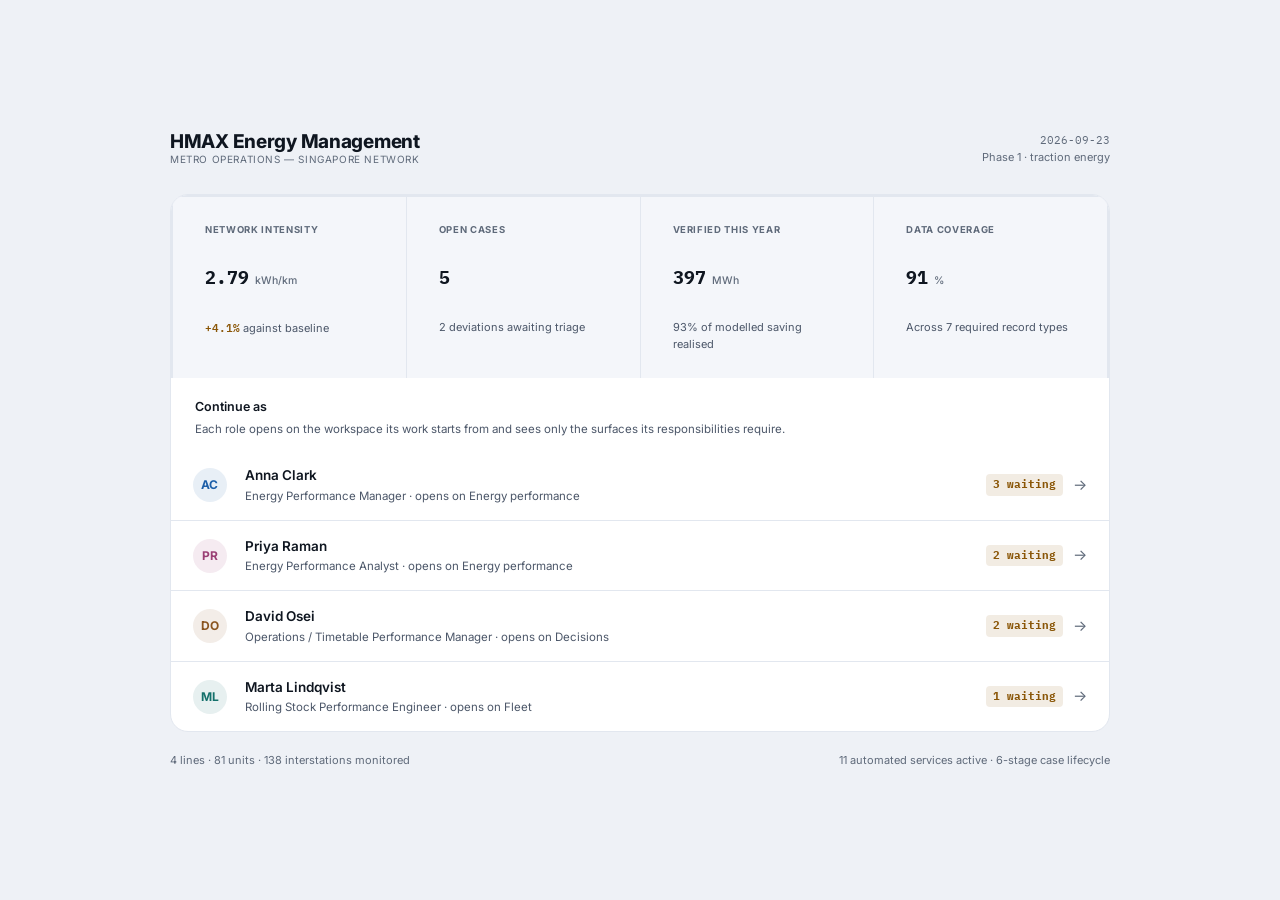
<file: index.html>
<!DOCTYPE html>
<html lang="en">
<head>
<meta charset="UTF-8">
<meta name="robots" content="noindex, nofollow, noarchive, nosnippet">
<meta name="googlebot" content="noindex, nofollow">
<title>HMAX Energy Management</title>
<meta name="viewport" content="width=device-width, initial-scale=1.0">
<script src="vendor/tailwind.js"></script>
<link rel="preconnect" href="https://fonts.googleapis.com">
<link href="https://fonts.googleapis.com/css2?family=Inter:wght@400;500;600;700;800&family=IBM+Plex+Mono:wght@400;500;600;700&display=swap" rel="stylesheet">
<link rel="stylesheet" href="shared.css">
<link rel="stylesheet" href="charts.css">
<style>
  body{ display:flex; align-items:center; justify-content:center; min-height:100vh; padding:40px 24px; }
  .entry{ width:100%; max-width:940px; }
  .signin{
    background:var(--bg-elev-1); border:1px solid var(--border-soft);
    border-radius:18px; overflow:hidden;
  }
  .who{
    display:grid; grid-template-columns:38px 1fr auto; align-items:center; gap:14px;
    padding:15px 22px; width:100%; text-align:left;
    border-top:1px solid var(--border-soft);
    transition:background .13s ease;
  }
  .who:first-of-type{ border-top:none; }
  .who:hover{ background:var(--bg-elev-2); }
  .who-name{ font-size:13.5px; font-weight:600; color:var(--text-primary); }
  .who-role{ font-size:11.5px; color:var(--text-secondary); margin-top:2px; }
  .who-go{ display:flex; align-items:center; gap:10px; }
  .who-wait{
    font-family:'IBM Plex Mono',monospace; font-size:10.5px; font-weight:700;
    color:var(--amber); background:var(--amber-soft); border-radius:4px; padding:3px 7px;
  }
  .who-clear{ font-size:10.5px; color:var(--text-tertiary); }
  .who-arrow{ color:var(--text-tertiary); font-size:15px; }
  .who:hover .who-arrow{ color:var(--accent); }
  .status{ display:grid; grid-template-columns:repeat(4,1fr); gap:1px; background:var(--border-soft); }
  .status div{ background:var(--bg-elev-2); padding:13px 16px; }
</style>
</head>
<body>

<div class="entry" id="entry"></div>

<script src="data.js"></script>
<script src="network.js"></script>
<script src="render.js"></script>
<script src="charts.js"></script>
<script>
(function () {
  var H = window.HMAX, R = H.render, Q = H.query, N = H.net, X = H.charts;
  var esc = R.esc;
  document.body.setAttribute('data-depth', 'L3');

  var T = N.TOTAL;
  var gap = (T.kwhPerKm - T.baseline) / T.baseline * 100;

  var ORDER = ['epm', 'analyst', 'opm', 'rse'];

  function landing(k) {
    var nav = H.NAV[H.ROLES[k].nav[0]];
    for (var i = 0; i < H.ROLES[k].nav.length; i++) {
      var item = H.NAV[H.ROLES[k].nav[i]];
      if (!item || item.parent) continue;
      if (item && item.href === H.ROLES[k].home) return item.label;
    }
    return nav ? nav.label : '';
  }

  document.getElementById('entry').innerHTML =

    '<div class="flex items-center gap-3 mb-7">' +
      '<div><div class="brand-name" style="font-size:19px">HMAX Energy Management</div>' +
      '<div class="brand-sub">' + esc(H.NETWORK.operator) + '</div></div>' +
      '<div class="ml-auto text-right">' +
        '<div class="mono text-[11px]" style="color:var(--text-tertiary)">' + esc(H.TODAY) + '</div>' +
        '<div class="text-[11px]" style="color:var(--text-tertiary)">Phase 1 · traction energy</div>' +
      '</div>' +
    '</div>' +

    '<div class="signin mb-5">' +
      '<div class="status">' +
        '<div><div class="metric-label">Network intensity</div>' +
          '<div class="metric-value" style="font-size:18px">' + T.kwhPerKm.toFixed(2) +
            '<span class="metric-unit">kWh/km</span></div>' +
          '<div class="metric-sub">' + X.delta(T.kwhPerKm, T.baseline) + ' against baseline</div></div>' +
        '<div><div class="metric-label">Open cases</div>' +
          '<div class="metric-value" style="font-size:18px">' + Q.openCases().length + '</div>' +
          '<div class="metric-sub">' + N.deviationsFor({ state: 'candidate' }).length +
            ' deviations awaiting triage</div></div>' +
        '<div><div class="metric-label">Verified this year</div>' +
          '<div class="metric-value" style="font-size:18px">' + H.PORTFOLIO.savings.verifiedMWh +
            '<span class="metric-unit">MWh</span></div>' +
          '<div class="metric-sub">' + H.PORTFOLIO.realisationOnVerified + '% of modelled saving realised</div></div>' +
        '<div><div class="metric-label">Data coverage</div>' +
          '<div class="metric-value" style="font-size:18px">' +
            Math.round(H.SOURCES.reduce(function (a, s) { return a + s.coverage; }, 0) / H.SOURCES.length) +
            '<span class="metric-unit">%</span></div>' +
          '<div class="metric-sub">Across ' + H.SOURCES.length + ' required record types</div></div>' +
      '</div>' +

      '<div class="px-6 pt-5 pb-3">' +
        '<div class="text-[12.5px] font-semibold" style="color:var(--text-primary)">Continue as</div>' +
        '<div class="text-[11.5px] mt-1" style="color:var(--text-secondary)">' +
          'Each role opens on the workspace its work starts from and sees only the surfaces its ' +
          'responsibilities require.</div>' +
      '</div>' +

      ORDER.map(function (k) {
        var r = H.ROLES[k];
        var waiting = Q.attentionFor(k).length;
        return '<button class="who" data-enter="' + k + '">' +
          '<span class="rs-avatar" style="width:34px;height:34px;font-size:12px;background:' + r.soft +
            ';color:' + r.color + '">' + esc(r.initials) + '</span>' +
          '<span style="min-width:0">' +
            '<span class="block who-name">' + esc(r.person) + '</span>' +
            '<span class="block who-role">' + esc(r.name) + ' · opens on ' + esc(landing(k)) + '</span>' +
          '</span>' +
          '<span class="who-go">' +
            (waiting
              ? '<span class="who-wait">' + waiting + ' waiting</span>'
              : '<span class="who-clear">nothing waiting</span>') +
            '<span class="who-arrow">\u2192</span>' +
          '</span>' +
        '</button>';
      }).join('') +
    '</div>' +

    '<div class="flex items-center gap-4 text-[11px]" style="color:var(--text-tertiary)">' +
      '<span>' + H.NETWORK.lines.length + ' lines · ' + N.UNITS.length + ' units · ' +
        N.INTERSTATIONS.length + ' interstations monitored</span>' +
      '<span class="ml-auto">' + H.SERVICES.length + ' automated services active · ' +
        H.STAGES.length + '-stage case lifecycle</span>' +
    '</div>';

  var bs = document.getElementsByTagName('button');
  for (var i = 0; i < bs.length; i++) {
    (function (b) {
      var k = b.getAttribute('data-enter');
      if (!k) return;
      b.addEventListener('click', function () {
        H.session.setRole(k);
        location.href = H.ROLES[k].home;
      });
    })(bs[i]);
  }
})();
</script>
</body>
</html>
</file>
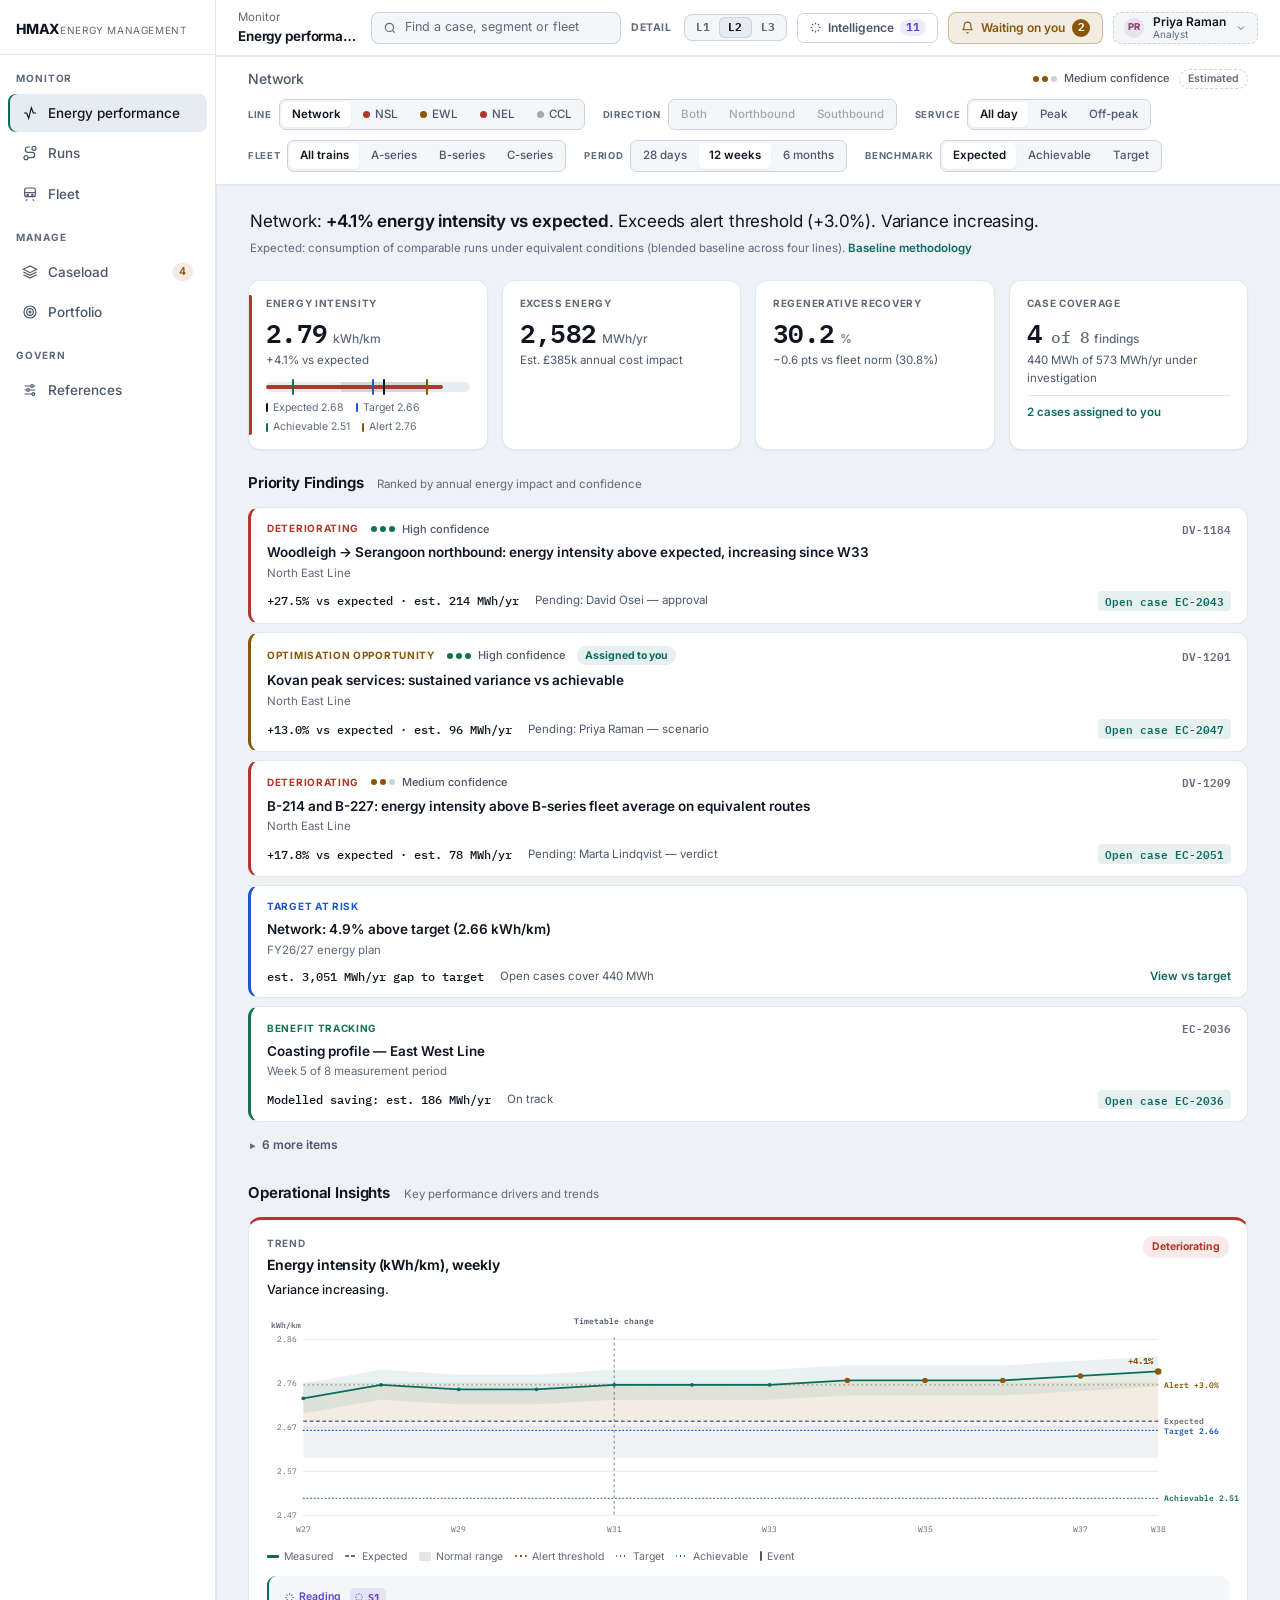
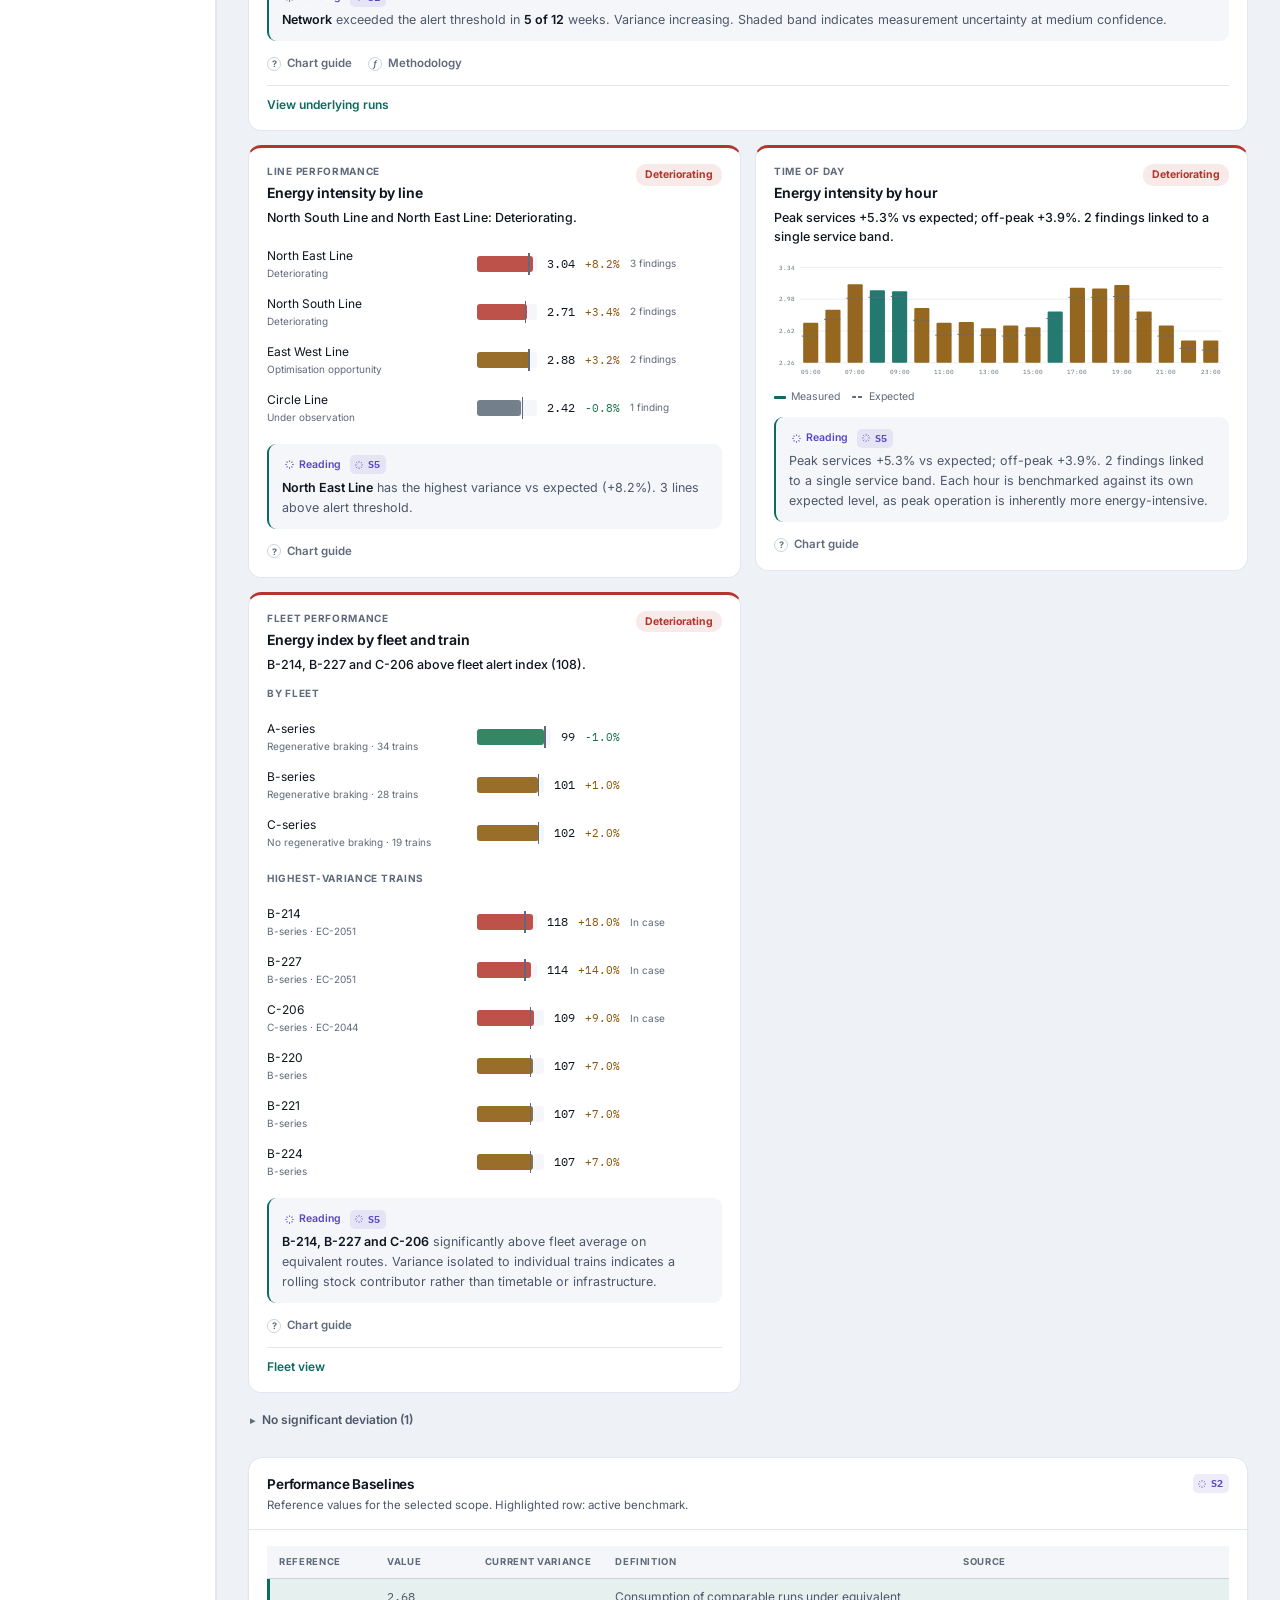
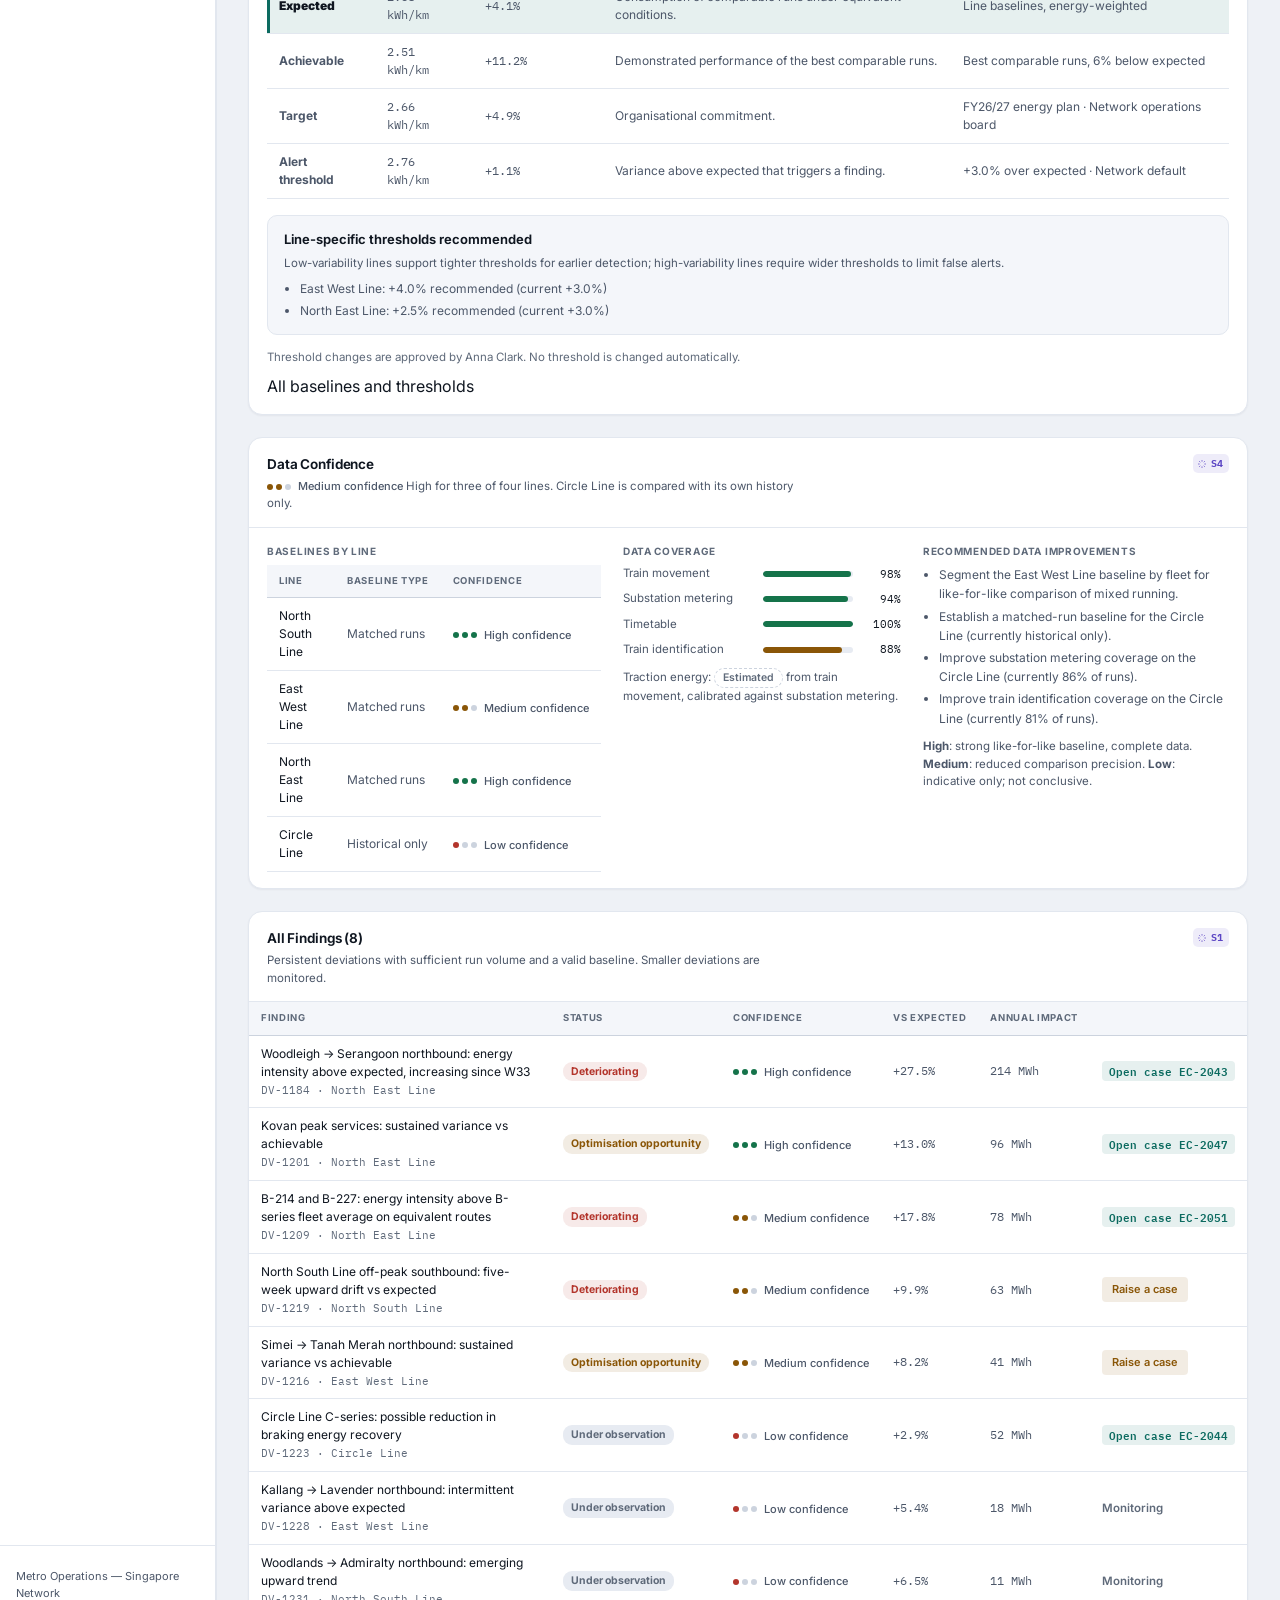
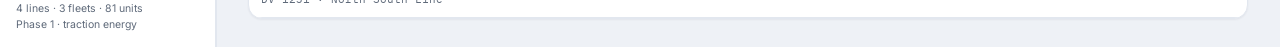
<file: admin.html>
<!DOCTYPE html>
<html lang="en">
<head>
<meta charset="UTF-8">
<meta name="robots" content="noindex, nofollow, noarchive, nosnippet">
<meta name="googlebot" content="noindex, nofollow">
<title>HMAX · Administration</title>
<meta name="viewport" content="width=device-width, initial-scale=1.0">
<script src="vendor/tailwind.js"></script>
<link rel="preconnect" href="https://fonts.googleapis.com">
<link href="https://fonts.googleapis.com/css2?family=Inter:wght@400;500;600;700;800&family=IBM+Plex+Mono:wght@400;500;600;700&display=swap" rel="stylesheet">
<link rel="stylesheet" href="shared.css">
<link rel="stylesheet" href="charts.css">
</head>
<body>
<div class="app-shell">
  <aside class="sidebar" id="sidebar"></aside>
  <main style="min-width:0">
    <div id="topbar"></div>
    <div id="main" class="px-8 py-7"></div>
  </main>
</div>

<script src="data.js"></script>
<script src="network.js"></script>
<script src="render.js"></script>
<script src="charts.js"></script>
<script src="shell.js"></script>
<script src="raise.js"></script>
<script>
(function () {
  var H = window.HMAX, R = H.render, Q = H.query, N = H.net, X = H.charts;
  var esc = R.esc, em = X.em;

  var ctx = H.shell.mount({ workspace: 'admin', crumb: 'Manage', title: 'Administration' });
  if (!ctx) return;

  var view = H.shell.param('view', 'people');

  /* ------------------------------------------------------------- tabs */

  var VIEWS = [
    { id: 'people',   name: 'People and access', sub: 'Who holds which role, and what it permits' },
    { id: 'services', name: 'Automated services', sub: 'What runs without being asked, and where it stops' },
    { id: 'sources',  name: 'Data sources',       sub: 'What is connected, and what degrades without it' },
    { id: 'models',   name: 'Baselines and models', sub: 'What claims are measured against' }
  ];

  var tabs = '<div class="view-tabs mb-6">' + VIEWS.map(function (v) {
    return '<a class="view-tab' + (v.id === view ? ' on' : '') + '" href="admin.html?view=' + v.id + '">' +
      '<span class="vt-name">' + esc(v.name) + '</span>' +
      '<span class="vt-sub">' + esc(v.sub) + '</span></a>';
  }).join('') + '</div>';

  /* ---------------------------------------------------------- 1. people */

  /* STAGES is an ordered array, not a keyed map. */
  function stageLabel(key) {
    for (var i = 0; i < H.STAGES.length; i++) {
      if (H.STAGES[i].key === key) return H.STAGES[i].label;
    }
    return key;
  }

  function grantSummary(g) {
    var out = [];
    if (g.view) out.push({ verb: 'View', detail: g.view.scope === 'all' ? 'The whole network' : esc(String(g.view.scope)) });
    if (g.contribute) out.push({ verb: 'Contribute evidence', detail: g.contribute.scope === 'all' ? 'Any case' : esc(String(g.contribute.scope)) });
    if (g.own) {
      out.push(g.own.stages.length
        ? { verb: 'Own cases at', detail: g.own.stages.map(stageLabel).join(', ') +
            (g.own.scope && g.own.scope !== 'all' ? ' \u00b7 ' + esc(String(g.own.scope)) : '') }
        : { verb: 'Owns a stage', detail: 'No \u2014 rules on cause and hands back, rather than carrying the case' });
    }
    if (g.approve) {
      out.push(g.approve.currencies.length
        ? { verb: 'Approve decisions spending',
            detail: g.approve.currencies.map(function (c) {
              return H.CURRENCIES[c] ? String(H.CURRENCIES[c].label).toLowerCase() : c;
            }).join(', ') +
            (g.approve.scope && g.approve.scope !== 'all' ? ' \u00b7 ' + esc(String(g.approve.scope)) : '') }
        : { verb: 'Approves', detail: 'Nothing \u2014 recommends, and is not the one who accepts the cost' });
    }
    return out;
  }

  function viewPeople() {
    var order = ['epm', 'analyst', 'opm', 'rse'];

    var cards = order.map(function (k) {
      var r = H.ROLES[k];
      var load = Q.attentionFor(k).length;
      var pen = Q.openCases().filter(function (c) {
        var key = c.stage && c.stage.key;
        var st = null;
        for (var i = 0; i < H.STAGES.length; i++) { if (H.STAGES[i].key === key) st = H.STAGES[i]; }
        if (!st) return false;
        return st.pen === 'currencyOwner' ? H.compute.approverRole(c) === k : st.pen === k;
      }).length;
      return '<div class="admin-card">' +
        '<div class="ac-head">' +
          '<span class="rs-avatar" style="width:36px;height:36px;font-size:12.5px;background:' + r.soft +
            ';color:' + r.color + '">' + esc(r.initials) + '</span>' +
          '<div style="min-width:0">' +
            '<div class="ac-person">' + esc(r.person) + '</div>' +
            '<div class="ac-role">' + esc(r.name) + '</div>' +
          '</div>' +
          '<span class="depth-chip" style="margin-left:auto">' + esc(r.depth) + '</span>' +
        '</div>' +

        '<div class="ac-question">' + esc(r.question) + '</div>' +

        '<div class="ac-stats">' +
          '<div><span class="mono">' + pen + '</span> holding the pen</div>' +
          '<div><span class="mono">' + load + '</span> in their queue</div>' +
          '<div>' + esc(r.cadence) + '</div>' +
        '</div>' +

        '<div class="ac-section">Permitted</div>' +
        '<ul class="ac-list">' +
          grantSummary(r.grants).map(function (g) {
            return '<li><span class="acl-verb">' + esc(g.verb) + '</span>' +
                   '<span class="acl-detail">' + g.detail + '</span></li>';
          }).join('') +
        '</ul>' +

        '<div class="ac-section">Deliberately outside the role</div>' +
        '<div class="ac-never">' + esc(r.neverDoes) + '</div>' +

        '<div class="ac-section">Sees</div>' +
        '<div class="ac-nav">' + r.nav.map(function (n) {
          return H.NAV[n] ? '<span class="ac-chip">' + esc(H.NAV[n].label) + '</span>' : '';
        }).join('') + '</div>' +
      '</div>';
    }).join('');

    /* Depth is the mechanism that makes one product serve four jobs, so it
       is stated explicitly rather than left as an implementation detail. */
    var depths = [
      { id: 'L1', label: 'Summary', who: 'Energy Performance Manager',
        what: 'Position, priority and outcome. Enough to decide what matters and whether it worked; not enough to re-derive it.' },
      { id: 'L2', label: 'Working', who: 'Operations and Timetable Performance',
        what: 'The figures behind a decision, its comparability and its trade-off, at the level needed to accept or reject it.' },
      { id: 'L3', label: 'Full', who: 'Analyst and Rolling Stock Engineer',
        what: 'Every input, every assumption, every run. The level at which a claim can be challenged.' }
    ];

    return tabs +
      '<p class="lede mb-6">Roles are defined by the decision each is accountable for, not by seniority. ' +
        'Detail is granted by role so the same case reads differently to the person who prioritises it and ' +
        'the person who has to defend it.</p>' +

      '<div class="admin-grid mb-7">' + cards + '</div>' +

      '<div class="panel mb-6">' +
        '<div class="panel-head"><div>' +
          '<div class="panel-title">Detail levels</div>' +
          '<div class="panel-sub">One case record, rendered at the depth the role needs. Adding a role ' +
            'means assigning a depth and a set of workspaces, not building a new product.</div>' +
        '</div></div>' +
        '<div class="panel-body flush">' +
          '<table class="dt"><thead><tr><th>Level</th><th>Name</th><th>Default for</th><th>What is shown</th>' +
          '</tr></thead><tbody>' +
          depths.map(function (d) {
            return '<tr' + (d.id === ctx.depth ? ' class="is-cased"' : '') + '>' +
              '<td class="mono key">' + esc(d.id) + '</td>' +
              '<td class="key">' + esc(d.label) + '</td>' +
              '<td>' + esc(d.who) + '</td>' +
              '<td>' + esc(d.what) + '</td></tr>';
          }).join('') +
          '</tbody></table>' +
        '</div>' +
      '</div>';
  }

  /* -------------------------------------------------------- 2. services */

  function viewServices() {
    var byStage = {};
    H.SERVICES.forEach(function (s) {
      if (!byStage[s.stage]) byStage[s.stage] = [];
      byStage[s.stage].push(s);
    });
    var stageOrder = [];
    H.STAGES.forEach(function (g) { if (byStage[g.key]) stageOrder.push(g.key); });
    for (var k in byStage) {
      if (byStage.hasOwnProperty(k) && stageOrder.indexOf(k) === -1) stageOrder.push(k);
    }

    var enabled = H.SERVICES.filter(function (s) { return s.enabled; }).length;

    var groups = stageOrder.map(function (stage) {
      var label = stageLabel(stage);
      return '<div class="svc-group">' +
        '<div class="svc-stage">' + esc(label) + '</div>' +
        byStage[stage].map(function (s) {
          var th = [];
          for (var t in s.thresholds) {
            if (s.thresholds.hasOwnProperty(t)) {
              th.push('<span class="svc-th"><span class="sth-k">' + esc(t) + '</span>' +
                '<span class="sth-v mono">' + esc(String(s.thresholds[t])) + '</span></span>');
            }
          }
          return '<div class="svc-row">' +
            '<div class="svc-id mono">' + esc(s.id) + '</div>' +
            '<div style="min-width:0">' +
              '<div class="svc-name">' + esc(s.name) + '</div>' +
              '<div class="svc-does">' + esc(s.does) + '</div>' +
              '<div class="svc-pair">' +
                '<div class="svc-half"><span class="svc-k">Stops at</span>' + esc(s.checkpoint) + '</div>' +
                '<div class="svc-half"><span class="svc-k">When it cannot</span>' + esc(s.cannot) + '</div>' +
              '</div>' +
              (th.length ? '<div class="svc-ths">' + th.join('') + '</div>' : '') +
            '</div>' +
            '<div class="svc-state">' +
              '<span class="svc-toggle' + (s.enabled ? ' on' : '') + '"></span>' +
              '<span class="svc-label">' + (s.enabled ? 'Active' : 'Off') + '</span>' +
            '</div>' +
          '</div>';
        }).join('') +
      '</div>';
    }).join('');

    return tabs +
      '<p class="lede mb-6">Every automated service is listed with what it does, the point at which it ' +
        'stops and hands to a person, and what it does instead when its conditions are not met. A service ' +
        'that cannot meet its threshold holds its output rather than lowering the threshold.</p>' +

      '<div class="metric-strip mb-6">' +
        '<div class="metric"><div class="metric-label">Services active</div>' +
          '<div class="metric-value">' + enabled + '<span class="metric-unit">of ' + H.SERVICES.length + '</span></div>' +
          '<div class="metric-sub">Each can be disabled independently without affecting the case spine.</div></div>' +
        '<div class="metric"><div class="metric-label">Human checkpoints</div>' +
          '<div class="metric-value">' + H.SERVICES.length + '</div>' +
          '<div class="metric-sub">No service completes a stage on its own.</div></div>' +
        '<div class="metric"><div class="metric-label">Decisions automated</div>' +
          '<div class="metric-value">0</div>' +
          '<div class="metric-sub">Services propose and evidence. People decide and are recorded as having decided.</div></div>' +
      '</div>' +

      '<div class="panel">' +
        '<div class="panel-head"><div>' +
          '<div class="panel-title">Services by stage</div>' +
          '<div class="panel-sub">Grouped by the gate they support, so it is visible which part of the ' +
            'spine would lose assistance if one were turned off.</div>' +
        '</div></div>' +
        '<div class="panel-body">' + groups + '</div>' +
      '</div>';
  }

  /* --------------------------------------------------------- 3. sources */

  function viewSources() {
    var connected = H.SOURCES.filter(function (s) { return s.state === 'connected'; }).length;
    var mandatory = H.SOURCES.filter(function (s) { return s.mandatory; });
    var avg = Math.round(H.SOURCES.reduce(function (a, s) { return a + s.coverage; }, 0) / H.SOURCES.length);
    var weakest = H.SOURCES.slice().sort(function (a, b) { return a.coverage - b.coverage; })[0];

    return tabs +
      '<p class="lede mb-6">The platform reads record types, not a named signalling system. Each record ' +
        'type is supplied by an adapter, so an operator with different infrastructure replaces the adapter ' +
        'rather than the product. Where a record type is absent, the capability it feeds is withdrawn and ' +
        'named — it is never silently estimated.</p>' +

      '<div class="metric-strip mb-6">' +
        '<div class="metric"><div class="metric-label">Adapters connected</div>' +
          '<div class="metric-value">' + connected + '<span class="metric-unit">of ' + H.SOURCES.length + '</span></div>' +
          '<div class="metric-sub">' + mandatory.length + ' are mandatory for any energy claim.</div></div>' +
        '<div class="metric"><div class="metric-label">Mean coverage</div>' +
          '<div class="metric-value">' + avg + '<span class="metric-unit">%</span></div>' +
          '<div class="metric-sub">Completeness across the last 28 days.</div></div>' +
        '<div class="metric"><div class="metric-label">Weakest source</div>' +
          '<div class="metric-value" style="font-size:19px">' + esc(weakest.record) + '</div>' +
          '<div class="metric-sub">' + weakest.coverage + '% coverage from ' + esc(weakest.source) + '.</div></div>' +
      '</div>' +

      '<div class="panel mb-6">' +
        '<div class="panel-head"><div>' +
          '<div class="panel-title">Record types and adapters</div>' +
          '<div class="panel-sub">What each supplies, and what the platform stops being able to claim ' +
            'without it.</div></div>' +
        '</div>' +
        '<div class="panel-body flush">' +
          '<table class="dt"><thead><tr>' +
            '<th>Record type</th><th>Supplied by</th><th>State</th><th class="num">Coverage</th>' +
            '<th>Required</th><th>Without it</th>' +
          '</tr></thead><tbody>' +
          H.SOURCES.map(function (s) {
            var tone = s.coverage >= 95 ? 'var(--green)' : s.coverage >= 80 ? 'var(--text-primary)' : 'var(--amber)';
            return '<tr>' +
              '<td class="key">' + esc(s.record) + '</td>' +
              '<td>' + R.esc(s.source) + '</td>' +
              '<td><span class="src-state ' + esc(s.state) + '">' + esc(s.state) + '</span></td>' +
              '<td class="num mono" style="color:' + tone + '">' + s.coverage + '%</td>' +
              '<td>' + (s.mandatory
                ? '<span class="req-chip">Mandatory</span>'
                : '<span style="color:var(--text-tertiary);font-size:11px">Optional</span>') + '</td>' +
              '<td style="color:var(--text-secondary)">' + esc(s.degrades) + '</td>' +
            '</tr>';
          }).join('') +
          '</tbody></table>' +
        '</div>' +
      '</div>' +

      '<div class="panel">' +
        '<div class="panel-head"><div>' +
          '<div class="panel-title">Portability</div>' +
          '<div class="panel-sub">What has to be true for this platform to run on a different railway.</div>' +
        '</div></div>' +
        '<div class="panel-body">' +
          '<div class="port-grid">' +
            [['Movement data',
              'Any source that yields run, position and speed records. CBTC and ATO are the current ' +
              'adapters; conventional signalling with train describer and GPS is the next.'],
             ['Energy data',
              'Either measured traction energy or a calibrated model with a stated error band. Where only ' +
              'a model exists, every figure derived from it carries its envelope.'],
             ['Network description',
              'Lines, stations, interstation distances and gradients. Supplied once, versioned thereafter.'],
             ['Fleet description',
              'Units, propulsion type and regenerative capability. Determines which comparisons are valid.'],
             ['Baseline policy',
              'The operator chooses matched-run, historical or design baselines. The platform enforces ' +
              'that the choice is declared and held constant within a case.'],
             ['Role mapping',
              'Four roles ship by default. An operator maps their own job titles onto the decisions each ' +
              'role is accountable for.']
            ].map(function (p) {
              return '<div class="port-item"><div class="port-k">' + esc(p[0]) + '</div>' +
                '<div class="port-v">' + esc(p[1]) + '</div></div>';
            }).join('') +
          '</div>' +
        '</div>' +
      '</div>';
  }

  /* ---------------------------------------------------------- 4. models */

  function viewModels() {
    return tabs +
      '<p class="lede mb-6">A saving is only as defensible as the thing it is measured against. Baselines ' +
        'and models are versioned, carry a validity window and an applicability envelope, and a case ' +
        'records which version it used so a later change cannot silently rewrite a past result.</p>' +

      '<div class="panel mb-6">' +
        '<div class="panel-head"><div>' +
          '<div class="panel-title">Baselines</div>' +
          '<div class="panel-sub">Each carries the method that produced it, the sample it was fitted on ' +
            'and the band inside which a difference is not separable from noise.</div></div>' +
          '<div class="panel-actions">' + R.sref('S2') + '</div>' +
        '</div>' +
        '<div class="panel-body flush">' +
          '<table class="dt"><thead><tr>' +
            '<th>Baseline</th><th>Type</th><th>Method</th><th class="num">Value</th>' +
            '<th class="num">Band</th><th class="num">Sample</th><th>Valid</th><th>Comparability</th>' +
          '</tr></thead><tbody>' +
          H.BASELINES.map(function (b) {
            return '<tr>' +
              '<td class="mono key">' + esc(b.id) + ' v' + esc(String(b.version)) + '</td>' +
              '<td>' + esc(b.type) + '</td>' +
              '<td style="color:var(--text-secondary)">' + esc(b.method) + '</td>' +
              '<td class="num mono">' + X.fmt(b.value) + '</td>' +
              '<td class="num mono muted">' + esc(b.band) + '</td>' +
              '<td class="num mono">' + X.fmtInt(b.sampleRuns) + '</td>' +
              '<td class="mono" style="font-size:10.5px;color:var(--text-tertiary)">' + esc(b.validFrom) +
                ' \u2192 ' + esc(b.validTo || 'open') + '</td>' +
              '<td><span class="cm-state ' + esc(b.comparability.score) + '">' +
                esc(b.comparability.score) + '</span></td>' +
            '</tr>';
          }).join('') +
          '</tbody></table>' +
        '</div>' +
      '</div>' +

      '<div class="panel">' +
        '<div class="panel-head"><div>' +
          '<div class="panel-title">Models</div>' +
          '<div class="panel-sub">Used to estimate what a change would save before it is made. Each names ' +
            'the conditions it was validated under and the cases it must not be applied to.</div></div>' +
        '</div>' +
        '<div class="panel-body">' +
          H.MODELS.map(function (m) {
            return '<div class="model-row">' +
              '<div class="mr-head">' +
                '<span class="mono mr-id">' + esc(m.id) + '</span>' +
                '<span class="mr-name">' + esc(m.name) + '</span>' +
                '<span class="mono mr-ver">v' + esc(m.version) + '</span>' +
                '<span class="mr-cal' + (m.calibration === 'calibrated' ? ' ok' : '') + '">' +
                  esc(m.calibration) + ' ' + esc(m.calibratedAt) + '</span>' +
              '</div>' +
              '<div class="mr-grid">' +
                '<div><span class="mr-k">Applicable within</span>' + esc(m.envelope) + '</div>' +
                '<div><span class="mr-k">Validated against</span>' + esc(m.validation) + '</div>' +
              '</div>' +
              (m.outside && m.outside.length
                ? '<div class="mr-outside"><span class="mr-k">Outside envelope</span>' +
                  m.outside.map(function (o) { return esc(o); }).join(' \u00b7 ') + '</div>'
                : '') +
            '</div>';
          }).join('') +
        '</div>' +
      '</div>';
  }

  /* -------------------------------------------------------------- mount */

  var body = view === 'services' ? viewServices()
           : view === 'sources'  ? viewSources()
           : view === 'models'   ? viewModels()
           : viewPeople();

  document.getElementById('main').innerHTML = body;
})();
</script>
</body>
</html>
</file>
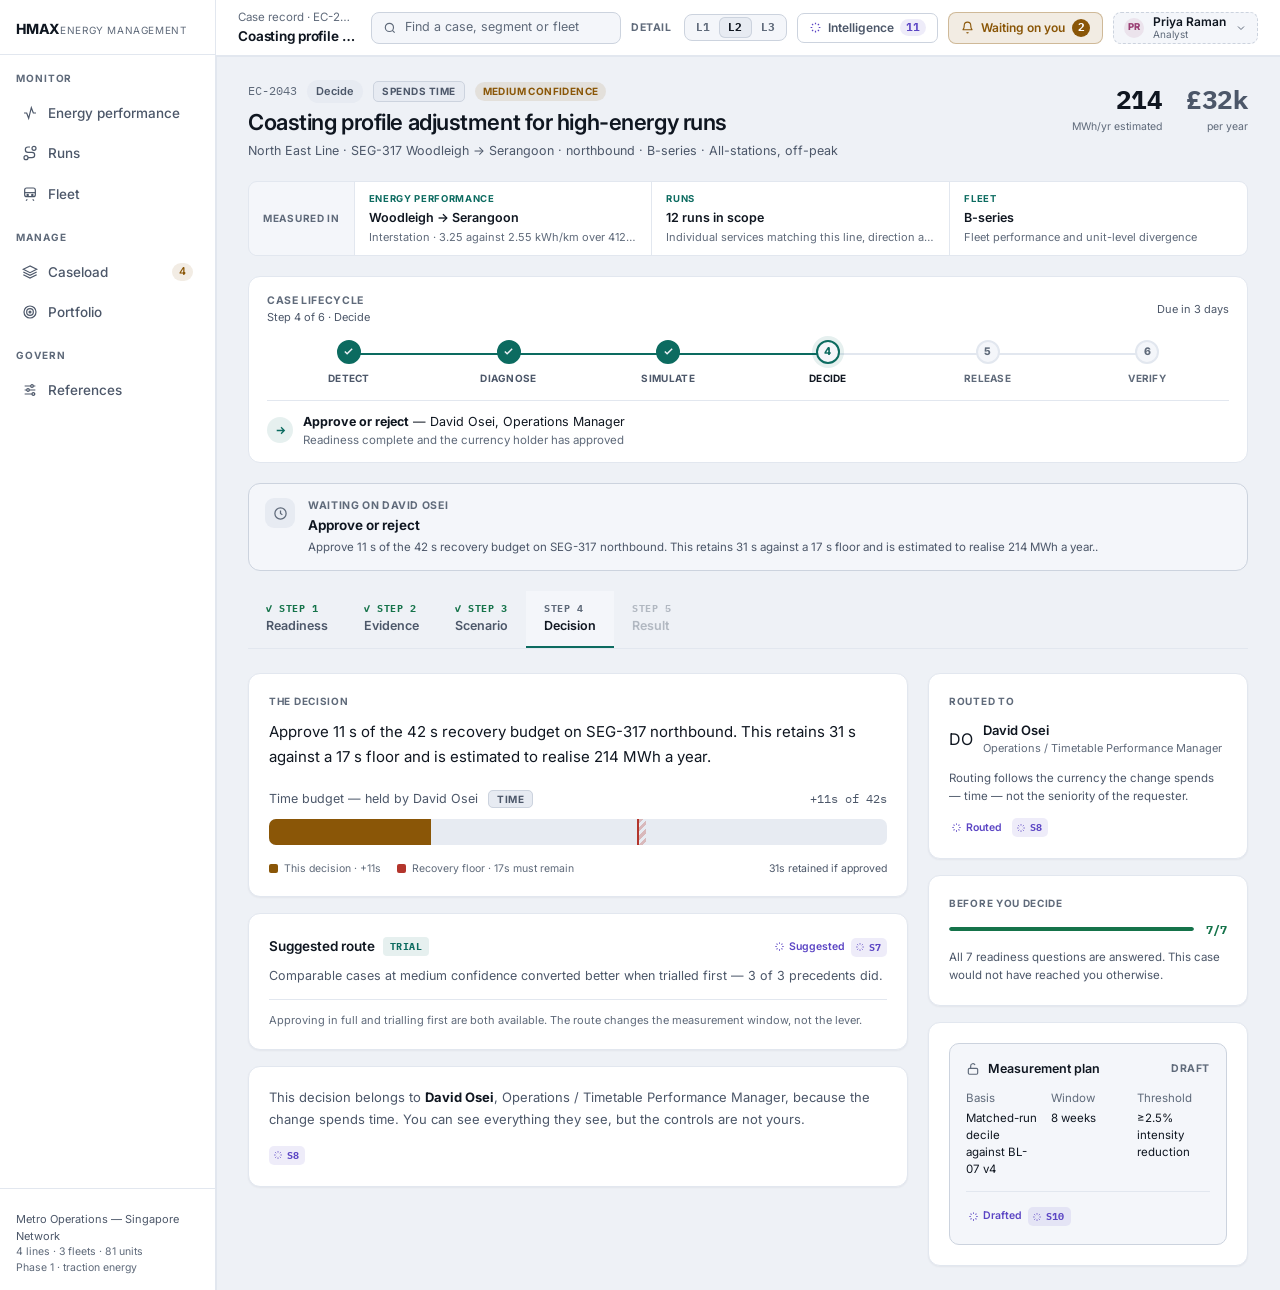
<file: case.html>
<!DOCTYPE html>
<html lang="en">
<head>
<meta charset="UTF-8">
<meta name="robots" content="noindex, nofollow, noarchive, nosnippet">
<meta name="googlebot" content="noindex, nofollow">
<title>HMAX · Case</title>
<meta name="viewport" content="width=device-width, initial-scale=1.0">
<script src="vendor/tailwind.js"></script>
<link rel="preconnect" href="https://fonts.googleapis.com">
<link href="https://fonts.googleapis.com/css2?family=Inter:wght@400;500;600;700;800&family=IBM+Plex+Mono:wght@400;500;600;700&display=swap" rel="stylesheet">
<link rel="stylesheet" href="shared.css">
<link rel="stylesheet" href="charts.css">
<style>
  .tabpanel{ display:none; }
  .tabpanel.active{ display:block; }
  .tab-rail{ display:flex; align-items:stretch; gap:0; border-bottom:1px solid var(--border-soft); }
  .tab-item{ position:relative; padding:11px 18px 10px; cursor:pointer; border-bottom:2px solid transparent; transition:all .15s ease; }
  .tab-item:hover{ background:var(--bg-elev-2); }
  .tab-item.active{ border-bottom-color:var(--accent); background:var(--bg-elev-2); }
  .tab-step{ font-family:'IBM Plex Mono',monospace; font-size:9.5px; font-weight:700; letter-spacing:.06em; color:var(--text-tertiary); }
  .tab-name{ font-size:12.5px; font-weight:600; color:var(--text-tertiary); margin-top:1px; }
  .tab-item.active .tab-name{ color:var(--text-primary); }
  .tab-item.done .tab-name{ color:var(--text-secondary); }
  .tab-item.done .tab-step{ color:var(--green); }
  .tab-item.locked{ opacity:.42; cursor:not-allowed; }
  .tab-item.locked:hover{ background:none; }
  .ev-block{ display:grid; grid-template-columns:1fr 340px; gap:20px; padding:18px 0; border-top:1px solid var(--border-soft); }
  .ind-row{ display:flex; gap:9px; padding:6px 0; font-size:11.5px; line-height:1.55; }
  .ind-mark{ width:14px; flex-shrink:0; font-weight:700; }
</style>
</head>
<body>
<div class="app-shell">
  <aside class="sidebar" id="sidebar"></aside>
  <main style="min-width:0">
    <div id="topbar"></div>
    <div id="main" class="px-8 py-6"></div>
  </main>
</div>

<script src="data.js"></script>
<script src="network.js"></script>
<script src="render.js"></script>
<script src="charts.js"></script>
<script src="shell.js"></script>
<script src="raise.js"></script>
<script>
(function () {
  var H = window.HMAX, R = H.render, Q = H.query, C = H.compute, N = H.net;

  var id = H.shell.param('id', H.SPINE);
  var c = Q.caseById(id) || Q.caseById(H.SPINE);

  var ctx = H.shell.mount({
    workspace: 'case',
    crumb: 'Case record · ' + c.id,
    title: c.title
  });
  if (!ctx) return;
  var me = ctx.roleId;

  var bl = Q.baselineById(c.baselineId);
  var stageIdx = C.stageIndex(c);
  var na = C.nextAction(c);

  /* ======================================================= case header */

  var lever = c.levers && c.levers[0];
  var cur = lever ? H.CURRENCIES[lever.currency] : null;

  var header =
    '<div class="flex items-start justify-between gap-8 mb-5">' +
      '<div style="min-width:0">' +
        '<div class="flex items-center gap-2.5 mb-1.5">' +
          '<span class="mono text-[12px]" style="color:var(--text-tertiary)">' + R.esc(c.id) + '</span>' +
          '<span class="stage-pill" style="background:var(--bg-elev-3);color:var(--text-secondary)">' +
            R.esc(C.stageLabel(c)) + '</span>' +
          (cur ? '<span class="currency-chip">Spends ' + R.esc(String(cur.label).toLowerCase()) + '</span>' : '') +          (c.confidenceDetail ? '<span class="conf-pill ' + R.esc(c.confidenceDetail.tier) + '">' +
            R.esc(c.confidenceDetail.tier) + ' confidence</span>' : '') +
        '</div>' +
        '<h1 class="text-[22px] font-semibold" style="letter-spacing:-.02em;line-height:1.25">' + R.esc(c.title) + '</h1>' +
        '<div class="text-[12.5px] mt-1.5" style="color:var(--text-secondary)">' + R.esc(R.whereOf(c)) +
          ' · ' + R.esc(c.scope.services) + '</div>' +
      '</div>' +
      '<div class="flex gap-6" style="flex-shrink:0">' +
        '<div style="text-align:right">' +
          '<div class="mono text-[26px] font-bold" style="letter-spacing:-.02em">' +
            (c.metrics.annualMWh || '—') + '</div>' +
          '<div class="text-[10.5px]" style="color:var(--text-tertiary)">MWh/yr ' +
            (c.outcome ? 'modelled' : 'estimated') + '</div></div>' +
        '<div style="text-align:right">' +
          '<div class="mono text-[26px] font-bold" style="letter-spacing:-.02em;color:var(--text-secondary)">' +
            R.money(c.metrics.annualValue) + '</div>' +
          '<div class="text-[10.5px]" style="color:var(--text-tertiary)">per year</div></div>' +
      '</div>' +
    '</div>';

  /* ======================================================= tab rail */

  var TABS = [
    { id: 'tab-overview',     name: 'Readiness', stage: 0 },
    { id: 'tab-evidence',     name: 'Evidence',  stage: 1 },
    { id: 'tab-options',      name: 'Scenario',  stage: 2 },
    { id: 'tab-decision',     name: 'Decision',  stage: 3 },
    { id: 'tab-verification', name: 'Result',    stage: 4 }
  ];

  var rail = '<div class="tab-rail mb-6">' + TABS.map(function (t, i) {
    var done = stageIdx > t.stage;
    var current = stageIdx === t.stage || (t.stage === 4 && stageIdx >= 4);
    var locked = stageIdx < t.stage && !(t.stage === 4 && stageIdx >= 4);
    var cls = current ? 'active' : done ? 'done' : locked ? 'locked' : '';
    return '<div class="tab-item ' + cls + '" data-tab="' + t.id + '">' +
      '<div class="tab-step">' + (done ? '✓ ' : '') + 'STEP ' + (i + 1) + '</div>' +
      '<div class="tab-name">' + R.esc(t.name) + '</div></div>';
  }).join('') + '</div>';

  /* ======================================================= 1. READINESS */

  /* The chain is derived from the case, not written per screen: who opened it,
     who built it, which specialist ruled, and who holds the pen now. */
  function handoverChain(k) {
    var out = [];
    out.push({
      from: 'epm', to: k.assignee || 'analyst',
      ask: 'Build the case: confirm a qualifying baseline and establish the size of the gap.',
      when: k.opened, state: 'done'
    });

    if (k.attribution && k.attribution.confirmed) {
      var branch = k.attribution.confirmed.v;
      var specialist = branch === 'technical' ? 'rse' : branch === 'operational' ? 'opm' : 'analyst';
      out.push({
        from: k.assignee || 'analyst', to: specialist,
        ask: 'Rule on whether the cause is ' + branch + ' before levers are explored.',
        when: String(k.attribution.confirmed.at || '').slice(0, 10), state: 'done'
      });
    }

    var next = C.nextAction(k);
    if (next.role && next.role !== (k.assignee || 'analyst') && next.tone !== 'done') {
      out.push({
        from: k.assignee || 'analyst', to: next.role,
        ask: (k.decisionPending && k.decisionPending.asks) || next.what + '.',
        when: k.awaiting && k.awaiting.since ? String(k.awaiting.since).slice(0, 10) : '',
        state: next.tone === 'blocked' ? 'blocked' : 'open'
      });
    }
    return out;
  }

  var handovers = handoverChain(c);

  var hypothesis = c.hypothesis && c.hypothesis.v ? c.hypothesis.v : String(c.hypothesis || '');

  var tabOverview =
    '<div class="grid grid-cols-3 gap-5">' +

      '<div style="grid-column:span 2;min-width:0">' +
        '<div class="surface rounded-xl p-5 mb-4">' +
          '<div class="stat-label mb-2">The case</div>' +
          '<div class="text-[14px]" style="line-height:1.65">' + R.esc(hypothesis) + '</div>' +
          '<div class="grid grid-cols-4 gap-4 mt-5 pt-4" style="border-top:1px solid var(--border-soft)">' +
            '<div><div class="stat-label">Observed</div><div class="mono text-[17px] font-bold mt-1">' +
              c.metrics.observed + '</div><div class="text-[10px]" style="color:var(--text-tertiary)">' + R.esc(c.metrics.unit) + '</div></div>' +
            '<div><div class="stat-label">Baseline</div><div class="mono text-[17px] font-bold mt-1" style="color:var(--text-secondary)">' +
              c.metrics.baseline + '</div><div class="text-[10px]" style="color:var(--text-tertiary)">' + R.esc(bl.id + ' ' + bl.version) + '</div></div>' +
            '<div><div class="stat-label">Gap</div><div class="mono text-[17px] font-bold mt-1" style="color:var(--amber)">' +
              c.metrics.gap + '</div><div class="text-[10px]" style="color:var(--text-tertiary)">' +
              ((c.metrics.gap / c.metrics.baseline) * 100).toFixed(1) + '% above</div></div>' +
            '<div><div class="stat-label">Sample</div><div class="mono text-[17px] font-bold mt-1">' +
              c.metrics.runs + '</div><div class="text-[10px]" style="color:var(--text-tertiary)">matched runs</div></div>' +
          '</div>' +
        '</div>' +

        '<div class="surface rounded-xl p-5 mb-4">' +
          '<div class="flex items-center justify-between mb-1">' +
            '<div class="text-[13.5px] font-semibold">Decision readiness</div>' +
            '<div style="width:170px">' + R.readinessMeter(c) + '</div></div>' +
          '<div class="text-[11.5px] mb-3" style="color:var(--text-secondary);line-height:1.6">' +
            'A case cannot be put to a decision-maker until every question below is answered. ' +
            'Each answer names who settled it, so an approver is never asked to take the analysis on trust.</div>' +
          R.readinessList(c) +
        '</div>' +

        '<div class="surface rounded-xl p-5" data-depth-min="L3">' +
          '<div class="text-[13.5px] font-semibold mb-1">Full trail</div>' +
          '<div class="text-[11.5px] mb-4" style="color:var(--text-secondary);line-height:1.6">' +
            'Every automated step and every human judgement, in order. Nothing in this case was produced ' +
            'without an entry here.</div>' +
          R.trail(c) +
        '</div>' +
      '</div>' +

      '<div style="min-width:0">' +
        '<div class="surface rounded-xl p-5 mb-4">' +
          '<div class="stat-label mb-2.5">Where it came from</div>' +
          '<div class="text-[12px]" style="color:var(--text-secondary);line-height:1.6">' + R.esc(c.origin.note) + '</div>' +
          '<div class="flex items-center gap-2 mt-3">' + R.smartTag('Detected') + R.sref('S1') +
            '<span class="mono text-[10.5px] ml-auto" style="color:var(--text-tertiary)">' + R.esc(c.origin.ref) + '</span></div>' +
        '</div>' +

        '<div class="surface rounded-xl p-5 mb-4">' +
          '<div class="stat-label mb-3">Who has held this case</div>' +
          handovers.map(function (h) {
            return '<div class="mb-2.5">' + R.handover(h.from, h.to, h.ask, h.when, h.state) + '</div>';
          }).join('') +
          '<div class="text-[11px] mt-1" style="color:var(--text-tertiary);line-height:1.55">' +
            'Each handover carries a specific ask. An unaccepted handover escalates rather than ' +
            'waiting silently.</div>' +
          '<div class="mt-2">' + R.sref('S8') + '</div>' +
        '</div>' +

        (c.confidenceDetail ?
        '<div class="surface rounded-xl p-5" data-depth-min="L2">' +
          '<div class="flex items-center justify-between mb-2">' +
            '<div class="stat-label">Confidence</div>' +
            '<span class="conf-pill ' + R.esc(c.confidenceDetail.tier) + '">' + R.esc(c.confidenceDetail.tier) + '</span></div>' +
          '<div class="text-[11.5px]" style="color:var(--text-secondary);line-height:1.6">' +
            (c.confidenceDetail.limitedBy
              ? 'Limited by ' + R.esc(String(c.confidenceDetail.limitedBy).toLowerCase()) + '.'
              : 'No input is currently limiting this tier.') + '</div>' +
          '<div class="mt-3 pt-3 grid grid-cols-2 gap-3" style="border-top:1px solid var(--border-soft)" data-depth-min="L3">' +
            '<div><div class="text-[10px]" style="color:var(--text-tertiary)">Completeness</div>' +
              '<div class="mono text-[13px] font-bold mt-0.5">' + c.confidenceDetail.inputs.completeness + '%</div></div>' +
            '<div><div class="text-[10px]" style="color:var(--text-tertiary)">Runs</div>' +
              '<div class="mono text-[13px] font-bold mt-0.5">' + c.confidenceDetail.inputs.runs + '</div></div>' +
            '<div><div class="text-[10px]" style="color:var(--text-tertiary)">Comparability</div>' +
              '<div class="text-[12px] font-semibold mt-0.5" style="text-transform:capitalize">' + R.esc(c.confidenceDetail.inputs.comparability) + '</div></div>' +
            '<div><div class="text-[10px]" style="color:var(--text-tertiary)">Model</div>' +
              '<div class="text-[12px] font-semibold mt-0.5" style="text-transform:capitalize">' + R.esc(c.confidenceDetail.inputs.modelApplicability) + '</div></div>' +
          '</div>' +
          '<div class="mt-3 flex items-center gap-2">' + R.smartTag('Continuously scored') + R.sref('S4') + '</div>' +
          '<div class="text-[10.5px] mt-2" style="color:var(--text-tertiary);line-height:1.5">' +
            'This tier is evidence about the case and cannot be raised by hand.</div>' +
        '</div>' : '') +
      '</div>' +
    '</div>';

  /* ======================================================= 2. EVIDENCE */

  var attr = c.attribution;
  var attrBlock = attr ?
    '<div class="surface rounded-xl p-5 mb-5">' +
      '<div class="flex items-start justify-between gap-6 mb-3">' +
        '<div>' +
          '<div class="ev-sec mb-1">Where the cause sits</div>' +
          '<div class="text-[11.5px] mt-1" style="color:var(--text-secondary);line-height:1.6;max-width:62ch">' +
            'A single branch is proposed rather than a list of possibilities, because the branch determines ' +
            'which specialist rules on the case and which levers are even available.</div>' +
        '</div>' +
        '<div style="text-align:right;flex-shrink:0">' +
          '<div class="text-[19px] font-semibold" style="text-transform:capitalize">' +
            R.esc((attr.confirmed || attr.proposed).v) + '</div>' +
          '<div class="text-[10.5px]" style="color:var(--text-tertiary)">' +
            (attr.confirmed ? 'confirmed' : 'proposed, not yet ruled') + '</div>' +
        '</div>' +
      '</div>' +
      '<div class="flex items-center gap-2 mb-4">' + R.provenance(attr.proposed, { label: 'Proposed' }) +
        (attr.confirmed ? '<span style="color:var(--text-tertiary)">→</span>' + R.provenance(attr.confirmed) : '') + '</div>' +
      '<div class="grid grid-cols-2 gap-6 pt-4" style="border-top:1px solid var(--border-soft)">' +
        '<div><div class="stat-label mb-1.5" style="color:var(--green)">Supports this branch</div>' +
          attr.indicators.supports.map(function (s) {
            return '<div class="ind-row"><span class="ind-mark" style="color:var(--green)">+</span>' +
              '<span style="color:var(--text-secondary)">' + R.esc(s) + '</span></div>';
          }).join('') + '</div>' +
        '<div><div class="stat-label mb-1.5" style="color:var(--amber)">Argues against it</div>' +
          attr.indicators.contradicts.map(function (s) {
            return '<div class="ind-row"><span class="ind-mark" style="color:var(--amber)">−</span>' +
              '<span style="color:var(--text-secondary)">' + R.esc(s) + '</span></div>';
          }).join('') +
          '<div class="text-[11px] mt-2" style="color:var(--text-tertiary);line-height:1.55">' +
            'Contradicting evidence is carried forward rather than discarded — here it became case ' +
            '<a href="case.html?id=EC-2051" style="color:var(--blue)">EC-2051</a>.</div></div>' +
      '</div>' +
    '</div>' : '';

  var baselineBlock =
    '<div class="surface rounded-xl p-5 mb-5">' +
      '<div class="flex items-start justify-between gap-6 mb-3">' +
        '<div><div class="ev-sec mb-1">Comparison basis</div>' +
          '<div class="text-[11.5px] mt-1" style="color:var(--text-secondary);line-height:1.6;max-width:62ch">' +
            R.esc(bl.label) + '. ' + R.esc(bl.method) + '</div></div>' +
        '<div style="text-align:right;flex-shrink:0">' +
          '<div class="mono text-[15px] font-bold">' + R.esc(bl.id + ' ' + bl.version) + '</div>' +
          '<div class="text-[10.5px]" style="color:var(--text-tertiary)">' + bl.sampleRuns + ' runs · ' + R.esc(bl.band) + '</div></div>' +
      '</div>' +
      '<div class="mb-4">' + R.envelopeBand(c, bl) + '</div>' +
      '<div class="flex items-center gap-2 mb-4">' +
        (c.baselineConfirmed ? R.provenance(c.baselineConfirmed) : R.smartTag('Fitted')) + R.sref('S2') + '</div>' +
      '<div data-depth-min="L2">' +
        '<div class="stat-label mb-2">Is the comparison fair? ' + R.sref('S3') + '</div>' +
        R.comparability(bl) +
        '<div class="text-[11px] mt-2.5" style="color:var(--text-tertiary);line-height:1.55">' +
          'Each factor is scored separately so a weakness is visible rather than averaged away. ' +
          'A weak factor must be acknowledged before readiness can pass.</div>' +
      '</div>' +
      '<div class="mt-4 pt-4" style="border-top:1px solid var(--border-soft)">' + R.baselineAlternatives(bl) + '</div>' +
    '</div>';

  var evidenceBlocks = (c.evidence || []).map(function (b) {
    return '<div class="ev-block">' +
      '<div style="min-width:0">' +
        '<div class="flex items-baseline gap-2.5 mb-2.5">' +
          '<span class="mono text-[11px] font-bold" style="color:var(--accent)">' + R.esc(b.block) + '</span>' +
          '<span class="text-[13.5px] font-semibold">' + R.esc(b.question) + '</span></div>' +
        R.readingBlock(b, { method: true }) +
      '</div>' +
      '<div>' + R.chart(b.chart, c.id + b.block, { height: 118 }) +
        '<div class="text-[10px] mt-1.5" style="color:var(--text-tertiary)">' + R.esc(b.chart.replace(/-/g, ' ')) +
        ' · n=' + b.n + '</div></div>' +
    '</div>';
  }).join('');

  var tabEvidence =
    R.gapDecomposition(c) +
    baselineBlock +
    R.indicatorTable(c) +
    R.profileComparison(c) +
    attrBlock +
    '<div class="surface rounded-xl p-5">' +
      '<div class="ev-sec mb-1">Supporting analysis</div>' +
      '<div class="text-[11.5px] mt-1 mb-1" style="color:var(--text-secondary);line-height:1.6;max-width:72ch">' +
        'Each block answers one question in sequence, and each chart arrives with its reading already written. ' +
        'A reading can be replaced — the original is kept alongside the replacement.</div>' +
      '<div class="mt-2 mb-1">' + R.sref('S5') + '</div>' +
      (evidenceBlocks ||
        '<div class="mt-4">' + R.cannotConclude('Evidence not yet assembled',
          'The gap has been established against a baseline, but the supporting blocks have not been built.',
          'The case owner assembles these before it can move to simulation.', 'S5') + '</div>') +
    '</div>';

  /* ======================================================= 3. SCENARIO */

  var env = lever ? lever.envelope : null;

  var tabOptions = !lever ?
    (c.blocked
      ? R.cannotConclude('No lever can be proposed',
          c.blocked.reason,
          'The case is held here rather than carrying an estimate that cannot be defended.', c.blocked.by)
      : R.cannotConclude('Levers not yet identified',
          'The cause has not been ruled on yet, so the available levers are not yet known.',
          'Simulation opens once the attribution verdict is recorded.', 'S6')) :

    '<div class="surface rounded-xl p-5 mb-5">' +
      '<div class="flex items-start justify-between gap-6 mb-4">' +
        '<div><div class="text-[13.5px] font-semibold">The lever</div>' +
          '<div class="text-[15px] font-semibold mt-1">' + R.esc(lever.label) + '</div>' +
          '<div class="text-[11.5px] mt-1.5" style="color:var(--text-secondary);line-height:1.6;max-width:62ch">' +
            R.esc(lever.executionPath) + '</div></div>' +
        '<div style="text-align:right;flex-shrink:0">' +
          '<span class="action-class" style="background:var(--green-soft);color:var(--green)">' +
            R.esc(String(lever.actionability).replace(/-/g, ' ')) + '</span>' +
          '<div class="text-[10.5px] mt-2" style="color:var(--text-tertiary);max-width:20ch;line-height:1.45">' +
            'Deliverable through an existing process — no new authority required.</div></div>' +
      '</div>' +
      (env ? '<div class="grid grid-cols-3 gap-4 pt-4" style="border-top:1px solid var(--border-soft)">' +
        '<div><div class="stat-label">Binding constraint</div>' +
          '<div class="text-[13px] font-semibold mt-1">' + R.esc(env.constraint) + '</div></div>' +
        '<div><div class="stat-label">Floor</div>' +
          '<div class="mono text-[13px] font-semibold mt-1">' + env.floor + ' ' + R.esc(env.unit) + ' must remain</div></div>' +
        '<div><div class="stat-label">Headroom</div>' +
          '<div class="mono text-[13px] font-semibold mt-1" style="color:var(--green)">' + env.headroom + ' ' + R.esc(env.unit) + ' available</div></div>' +
      '</div>' : '') +
    '</div>' +

    '<div class="surface rounded-xl p-5 mb-5">' +
      '<div class="flex items-start justify-between gap-6 mb-4">' +
        '<div><div class="text-[13.5px] font-semibold">What could be done, and what each option costs</div>' +
          '<div class="text-[11.5px] mt-1" style="color:var(--text-secondary);line-height:1.6;max-width:72ch">' +
            'Bundles are generated across the full trade-off range and checked against the constraint envelope. ' +
            'The suggested bundle is a starting point, not a decision — selecting another requires no justification.</div></div>' +
        '<span style="flex-shrink:0">' + R.sref('S9') + '</span>' +
      '</div>' +
      R.scenarioCards(c) +
      '<div class="mt-5 pt-4" style="border-top:1px solid var(--border-soft)">' + R.budgetMeter(c) + '</div>' +
    '</div>' +

    '<div class="grid grid-cols-2 gap-4">' +
      '<div class="surface rounded-xl p-5">' +
        '<div class="text-[13.5px] font-semibold mb-1">Has this worked before?</div>' +
        '<div class="text-[11.5px] mb-3" style="color:var(--text-secondary);line-height:1.6">' +
          'Closed cases using a comparable lever, showing what was modelled against what was ' +
          'actually measured after implementation.</div>' +
        R.precedentCard(c) +
      '</div>' +
      '<div class="surface rounded-xl p-5">' +
        '<div class="text-[13.5px] font-semibold mb-1">What the simulation assumes</div>' +
        '<div class="text-[11.5px] mb-3" style="color:var(--text-secondary);line-height:1.6">' +
          'The model used, its calibration state, and where it stops being applicable.</div>' +
        Object.keys(H.MODELS).slice(0, 2).map(function (k) {
          var m = H.MODELS[k];
          return '<div class="py-3" style="border-top:1px solid var(--border-soft)">' +
            '<div class="flex items-center gap-2">' +
              '<span class="mono text-[11.5px] font-bold">' + R.esc(m.id) + ' v' + R.esc(m.version) + '</span>' +
              '<span class="text-[12px]" style="color:var(--text-secondary)">' + R.esc(m.name) + '</span>' +
              '<span class="action-class ml-auto" style="background:var(--green-soft);color:var(--green)">' + R.esc(m.calibration) + '</span></div>' +
            '<div class="text-[11px] mt-1.5" style="color:var(--text-tertiary);line-height:1.5" data-depth-min="L3">' +
              R.esc(m.validation) + '</div>' +
            (m.outside && m.outside.length ? '<div class="text-[11px] mt-1.5" style="color:var(--amber);line-height:1.5">' +
              'Outside envelope: ' + R.esc(m.outside.join('; ')) + '</div>' : '') +
          '</div>';
        }).join('') +
      '</div>' +
    '</div>';

  /* ======================================================= 4. DECISION */

  var dp = c.decisionPending;
  var approverRole = C.approverRole(c);
  var isApprover = approverRole === me;

  var tabDecision = c.decision ?
    '<div class="surface rounded-xl p-5">' +
      '<div class="stat-label mb-2">Decision on record</div>' +
      '<div class="text-[19px] font-semibold" style="text-transform:capitalize">' + R.esc(c.decision.verdict) + '</div>' +
      '<div class="text-[12px] mt-1" style="color:var(--text-secondary)">' +
        R.esc(c.decision.by) + ' · ' + R.esc(H.ROLES[c.decision.role].short) + ' · ' +
        R.esc(String(c.decision.at).slice(0, 10)) + '</div>' +
      '<div class="text-[13px] mt-4 pt-4" style="border-top:1px solid var(--border-soft);line-height:1.65">' +
        R.esc(c.decision.rationale) + '</div>' +
    '</div>' :

    dp ?
    '<div class="grid grid-cols-3 gap-5">' +
      '<div style="grid-column:span 2;min-width:0">' +
        '<div class="surface rounded-xl p-5 mb-4">' +
          '<div class="stat-label mb-2.5">The decision</div>' +
          '<div class="text-[15px]" style="line-height:1.7">' + R.esc(dp.asks) + '</div>' +
          '<div class="mt-5">' + R.budgetMeter(c) + '</div>' +
        '</div>' +

        '<div class="surface rounded-xl p-5 mb-4">' +
          '<div class="flex items-center gap-2 mb-2">' +
            '<div class="text-[13.5px] font-semibold">Suggested route</div>' +
            '<span class="path-chip">' + R.esc(dp.recommendedPath.v) + '</span>' +
            '<span class="ml-auto">' + R.provenance(dp.recommendedPath) + '</span></div>' +
          '<div class="text-[12.5px]" style="color:var(--text-secondary);line-height:1.65">' +
            R.esc(dp.recommendedPathWhy) + '</div>' +
          '<div class="text-[11px] mt-3 pt-3" style="border-top:1px solid var(--border-soft);color:var(--text-tertiary);line-height:1.55">' +
            'Approving in full and trialling first are both available. The route changes the measurement ' +
            'window, not the lever.</div>' +
        '</div>' +

        (isApprover ?
        '<div class="surface rounded-xl p-5">' +
          '<div class="text-[13.5px] font-semibold mb-3">Record your decision</div>' +
          '<div class="flex items-center gap-2.5">' +
            '<button class="btn-primary" id="btnApproveTrial">Approve as a trial</button>' +
            '<button class="btn-ghost" id="btnApproveFull">Approve in full</button>' +
            '<button class="btn-ghost" id="btnMore">Ask for more evidence</button>' +
            '<button class="btn-danger ml-auto" id="btnDecline">Decline</button>' +
          '</div>' +
          '<div class="text-[11px] mt-3" style="color:var(--text-tertiary);line-height:1.55">' +
            'A decision closes the gate and locks the measurement plan. Declining returns the case with ' +
            'your reason attached and keeps it in the ledger as a rejected opportunity.</div>' +
        '</div>' :
        '<div class="surface rounded-xl p-5">' +
          '<div class="text-[13px]" style="color:var(--text-secondary);line-height:1.65">' +
            'This decision belongs to <b style="color:var(--text-primary)">' + R.esc(R.personOf(approverRole)) + '</b>, ' +
            R.esc(H.ROLES[approverRole].name) + ', because the change spends ' +
            R.esc(String(cur.label).toLowerCase()) + '. You can see everything they see, but the ' +
            'controls are not yours.</div>' +
          '<div class="mt-3">' + R.sref('S8') + '</div>' +
        '</div>') +
      '</div>' +

      '<div>' +
        '<div class="surface rounded-xl p-5 mb-4">' +
          '<div class="stat-label mb-3">Routed to</div>' +
          '<div class="flex items-center gap-2.5 mb-3">' +
            '<span class="hc-avatar to">' + R.esc(H.ROLES[approverRole].initials) + '</span>' +
            '<div><div class="text-[13px] font-semibold">' + R.esc(R.personOf(approverRole)) + '</div>' +
            '<div class="text-[11px]" style="color:var(--text-tertiary)">' + R.esc(H.ROLES[approverRole].name) + '</div></div>' +
          '</div>' +
          '<div class="text-[11.5px]" style="color:var(--text-secondary);line-height:1.6">' +
            'Routing follows the currency the change spends — ' + R.esc(String(cur.label).toLowerCase()) +
            ' — not the seniority of the requester.</div>' +
          '<div class="mt-3 flex items-center gap-2">' + R.provenance(dp.approver, { label: 'Routed' }) + '</div>' +
        '</div>' +

        '<div class="surface rounded-xl p-5 mb-4">' +
          '<div class="stat-label mb-2.5">Before you decide</div>' +
          R.readinessMeter(c) +
          '<div class="text-[11.5px] mt-2.5" style="color:var(--text-secondary);line-height:1.6">' +
            'All ' + C.readinessTotal(c) + ' readiness questions are answered. ' +
            'This case would not have reached you otherwise.</div>' +
        '</div>' +

        '<div class="surface rounded-xl p-5">' + R.planCard(c) + '</div>' +
      '</div>' +
    '</div>' :

    '<div class="surface rounded-xl p-8" style="text-align:center">' +
      '<div class="text-[14px] font-semibold mb-1.5">Not yet ready for a decision</div>' +
      '<div class="text-[12.5px]" style="color:var(--text-secondary);max-width:52ch;margin:0 auto;line-height:1.6">' +
        'Readiness is at ' + C.readinessMet(c) + ' of ' + C.readinessTotal(c) +
        '. A decision-maker is not asked to rule until the evidence is complete.</div></div>';

  /* ======================================================= 5. RESULT */

  var o = c.outcome;
  var tabVerification = o ?
    '<div class="grid grid-cols-3 gap-5">' +
      '<div style="grid-column:span 2;min-width:0">' +
        '<div class="surface rounded-xl p-5 mb-4">' +
          '<div class="flex items-center justify-between mb-3">' +
            '<div class="text-[13.5px] font-semibold">Did it work?</div>' +
            '<span class="action-class" style="background:var(--green-soft);color:var(--green)">' + R.esc(o.verdict) + '</span></div>' +
          R.realisationBar(c) +
          '<div class="text-[12.5px] mt-4" style="line-height:1.65">' + R.esc(o.reasoning) + '</div>' +
          '<div class="text-[11px] mt-3 pt-3" style="border-top:1px solid var(--border-soft);color:var(--text-tertiary)">' +
            'Confirmed by ' + R.esc(o.by) + ' on ' + R.esc(String(o.at).slice(0, 10)) +
            ' · folded into portfolio totals ' + R.sref('S11') + '</div>' +
        '</div>' +
        '<div class="surface rounded-xl p-5">' +
          '<div class="text-[13.5px] font-semibold mb-1">What could have explained it instead</div>' +
          '<div class="text-[11.5px] mb-3" style="color:var(--text-secondary);line-height:1.6">' +
            'Confounders are declared before implementation, not selected afterwards. Each was watched ' +
            'across the measurement window and assessed on the record.</div>' +
          R.confounderRows(c) +
          '<div class="mt-3">' + R.sref('S10') + '</div>' +
        '</div>' +
      '</div>' +
      '<div>' + '<div class="surface rounded-xl p-5">' + R.planCard(c) + '</div>' + '</div>' +
    '</div>' :

    '<div class="grid grid-cols-3 gap-5">' +
      '<div style="grid-column:span 2">' +
        '<div class="surface rounded-xl p-5 mb-4">' +
          '<div class="text-[13.5px] font-semibold mb-1">How this will be measured</div>' +
          '<div class="text-[11.5px] mb-4" style="color:var(--text-secondary);line-height:1.6;max-width:72ch">' +
            'The measurement method is fixed before implementation begins, so the result cannot be ' +
            'chosen after the fact. The plan locks at release.</div>' +
          (c.plan ? R.planCard(c)
            : R.cannotConclude('Measurement plan not yet drafted',
                'A plan is drafted once a bundle has been selected, so that the method is fixed before anyone knows the answer.',
                'This is a readiness requirement and the case cannot reach a decision without it.', 'S10')) +
        '</div>' +
        (c.plan ?
        '<div class="surface rounded-xl p-5">' +
          '<div class="text-[13.5px] font-semibold mb-1">What will be watched</div>' +
          '<div class="text-[11.5px] mb-3" style="color:var(--text-secondary);line-height:1.6">' +
            'Declared in advance. If any of these occurs during the window the result is continued, ' +
            'extended or graded down — never quietly claimed.</div>' +
          R.confounderRows(c) +
          '<div class="mt-3">' + R.sref('S10') + '</div>' +
        '</div>' : '') +
      '</div>' +
      '<div class="surface rounded-xl p-5" style="align-self:start">' +
        '<div class="stat-label mb-2.5">Expected realisation</div>' +
        '<div class="mono text-[24px] font-bold">' + (c.metrics.annualMWh || '—') + '</div>' +
        '<div class="text-[11px]" style="color:var(--text-tertiary)">MWh/yr modelled</div>' +
        '<div class="text-[11.5px] mt-3 pt-3" style="border-top:1px solid var(--border-soft);color:var(--text-secondary);line-height:1.6">' +
          'Comparable levers have historically realised about ' +
          (function () {
            var p = Q.precedentFor(c);
            if (!p.length) return 'an unknown proportion';
            return Math.round(p.reduce(function (a, x) { return a + x.realisation; }, 0) / p.length) + '%';
          })() +
          ' of the modelled figure. Nothing is counted as a saving until the window closes.</div>' +
      '</div>' +
    '</div>';

  /* ======================================================= assemble */

  var panels =
    '<div class="tabpanel" id="tab-overview">' + tabOverview + '</div>' +
    '<div class="tabpanel" id="tab-evidence">' + tabEvidence + '</div>' +
    '<div class="tabpanel" id="tab-options">' + tabOptions + '</div>' +
    '<div class="tabpanel" id="tab-decision">' + tabDecision + '</div>' +
    '<div class="tabpanel" id="tab-verification">' + tabVerification + '</div>';

  /* ================================================ measurement context
     A case must not be a dead end. This links the managed work back to the
     measurements it was raised from, in the workspaces that own them. */

  var ctx = N.contextFor(c.scope);
  var ctxLinks = [];
  if (ctx && ctx.hop) {
    ctxLinks.push({
      label: ctx.hop.label,
      sub: 'Interstation \u00b7 ' + ctx.hop.kwhPerKm.toFixed(2) + ' against ' + ctx.hop.baseline.toFixed(2) +
           ' kWh/km over ' + ctx.hop.runs + ' runs',
      href: 'overview.html?hop=' + ctx.hop.id,
      where: 'Energy performance'
    });
  }
  if (ctx && ctx.runs.length) {
    ctxLinks.push({
      label: ctx.runs.length + ' runs in scope',
      sub: 'Individual services matching this line, direction and band',
      href: 'runs.html?line=' + ctx.lineId +
            (c.scope.direction ? '&dir=' + encodeURIComponent(c.scope.direction) : ''),
      where: 'Runs'
    });
  }
  if (c.scope.fleet) {
    ctxLinks.push({
      label: c.scope.fleet,
      sub: ctx && ctx.units.length
        ? ctx.units.map(function (u) { return u.id; }).join(', ') + ' named in scope'
        : 'Fleet performance and unit-level divergence',
      href: 'fleet.html?fleet=' + encodeURIComponent(c.scope.fleet) +
            (ctx && ctx.units.length ? '&unit=' + encodeURIComponent(ctx.units[0].id) : ''),
      where: 'Fleet'
    });
  }

  var contextBar = ctxLinks.length
    ? '<div class="ctx-bar mb-5">' +
        '<div class="ctx-label">Measured in</div>' +
        ctxLinks.map(function (l) {
          return '<a class="ctx-item" href="' + R.esc(l.href) + '">' +
            '<span class="ctx-where">' + R.esc(l.where) + '</span>' +
            '<span class="ctx-name">' + R.esc(l.label) + '</span>' +
            '<span class="ctx-sub">' + R.esc(l.sub) + '</span>' +
          '</a>';
        }).join('') +
      '</div>'
    : '';

  document.getElementById('main').innerHTML =
    header +
    contextBar +
    '<div class="mb-5">' + R.stepper(c) + '</div>' +
    '<div class="mb-5">' + R.gateBanner(c, me, {
      showId: false,
      actions: '<button class="btn-primary" id="gbGo">Open the decision</button>'
    }) + '</div>' +
    rail + panels;

  /* ---------------------------------------------------------- tabs */

  function show(tabId) {
    var panelsEl = document.getElementsByClassName('tabpanel');
    for (var i = 0; i < panelsEl.length; i++) {
      panelsEl[i].className = 'tabpanel' + (panelsEl[i].id === tabId ? ' active' : '');
    }
    var items = document.getElementsByClassName('tab-item');
    for (var j = 0; j < items.length; j++) {
      var t = TABS[j], on = items[j].getAttribute('data-tab') === tabId;
      var done = stageIdx > t.stage, locked = stageIdx < t.stage && !(t.stage === 4 && stageIdx >= 4);
      items[j].className = 'tab-item' + (on ? ' active' : done ? ' done' : locked ? ' locked' : '');
    }
  }

  var rails = document.getElementsByClassName('tab-item');
  for (var i = 0; i < rails.length; i++) {
    (function (el) {
      el.addEventListener('click', function () {
        if (String(el.className).indexOf('locked') > -1) return;
        show(el.getAttribute('data-tab'));
      });
    })(rails[i]);
  }

  var startTab = location.hash === '#decision' ? 'tab-decision'
    : TABS[Math.min(stageIdx, TABS.length - 1)].id;
  show(startTab);

  var gb = document.getElementById('gbGo');
  if (gb) gb.addEventListener('click', function () { show('tab-decision'); });

  /* ------------------------------------------------- decision actions */

  function decide(title, body, confirmLabel, tone) {
    var scrim = document.createElement('div');
    scrim.className = 'slide-over-scrim open';
    scrim.innerHTML =
      '<div class="decision-modal" onclick="event.stopPropagation()">' +
        '<div class="dm-head"><div class="dm-title">' + R.esc(title) + '</div>' +
          '<div class="dm-sub">' + R.esc(c.id) + ' · ' + R.esc(c.title) + '</div></div>' +
        '<div class="dm-body">' + body + '</div>' +
        '<div class="dm-foot">' +
          '<button class="btn-ghost" data-close="1">Cancel</button>' +
          '<button class="' + (tone === 'danger' ? 'btn-danger' : 'btn-primary') + '" data-close="1">' +
            R.esc(confirmLabel) + '</button>' +
        '</div>' +
      '</div>';
    document.body.appendChild(scrim);
    scrim.addEventListener('click', function (e) {
      if (e.target === scrim || e.target.getAttribute('data-close')) document.body.removeChild(scrim);
    });
  }

  function bind(elId, fn) { var el = document.getElementById(elId); if (el) el.addEventListener('click', fn); }

  bind('btnApproveTrial', function () {
    decide('Approve as a trial',
      '<div class="text-[12.5px]" style="line-height:1.7;color:var(--text-secondary)">' +
        'Releases the change on <b style="color:var(--text-primary)">' + R.esc(R.whereOf(c)) + '</b> for an ' +
        '<b style="color:var(--text-primary)">' + R.esc(c.plan.window) + '</b> measurement window.</div>' +
      '<div class="mt-4">' + R.budgetMeter(c) + '</div>' +
      '<div class="mt-4 pt-4" style="border-top:1px solid var(--border-soft)">' +
        '<div class="stat-label mb-2">This locks the measurement plan</div>' +
        '<div class="text-[11.5px]" style="color:var(--text-secondary);line-height:1.6">' +
          R.esc(c.plan.basis) + ' · threshold ' + R.esc(c.plan.threshold) + '. ' +
          'Confounders are watched automatically and any occurrence is recorded against the result.</div></div>',
      'Approve and release');
  });

  bind('btnApproveFull', function () {
    decide('Approve in full',
      '<div class="text-[12.5px]" style="line-height:1.7;color:var(--text-secondary)">' +
        'Applies the change permanently without a trial window. Measurement still runs, but the ' +
        'change is not reverted automatically if the result falls short.</div>' +
      '<div class="mt-4">' + R.cannotConclude('Precedent suggests trialling first',
        'Comparable cases at medium confidence converted better when trialled first — 3 of 3 precedents did.',
        'Approving in full is available and requires no justification.', 'S7') + '</div>',
      'Approve in full');
  });

  bind('btnMore', function () {
    decide('Ask for more evidence',
      '<div class="text-[12.5px]" style="line-height:1.7;color:var(--text-secondary)">' +
        'Returns the case to <b style="color:var(--text-primary)">' + R.esc(c.assigneeName) + '</b> ' +
        'with your question attached. The gate stays open and the case keeps its position in the queue.</div>' +
      '<div class="mt-4 surface-2 rounded-lg p-3">' +
        '<div class="stat-label mb-1.5">Most common at this gate</div>' +
        '<div class="text-[11.5px]" style="color:var(--text-secondary);line-height:1.6">' +
          'Load-band spread is the stated confidence limit. A narrower sample would raise the tier ' +
          'but reduce the run count below the conclusiveness threshold.</div></div>',
      'Send back with a question');
  });

  bind('btnDecline', function () {
    decide('Decline this case',
      '<div class="text-[12.5px]" style="line-height:1.7;color:var(--text-secondary)">' +
        'The case closes as a rejected opportunity. It stays in the ledger and continues to count ' +
        'against conversion for its currency, so declined trade-offs remain visible as a pattern ' +
        'rather than disappearing.</div>',
      'Decline and close', 'danger');
  });
})();
</script>
</body>
</html>
</file>
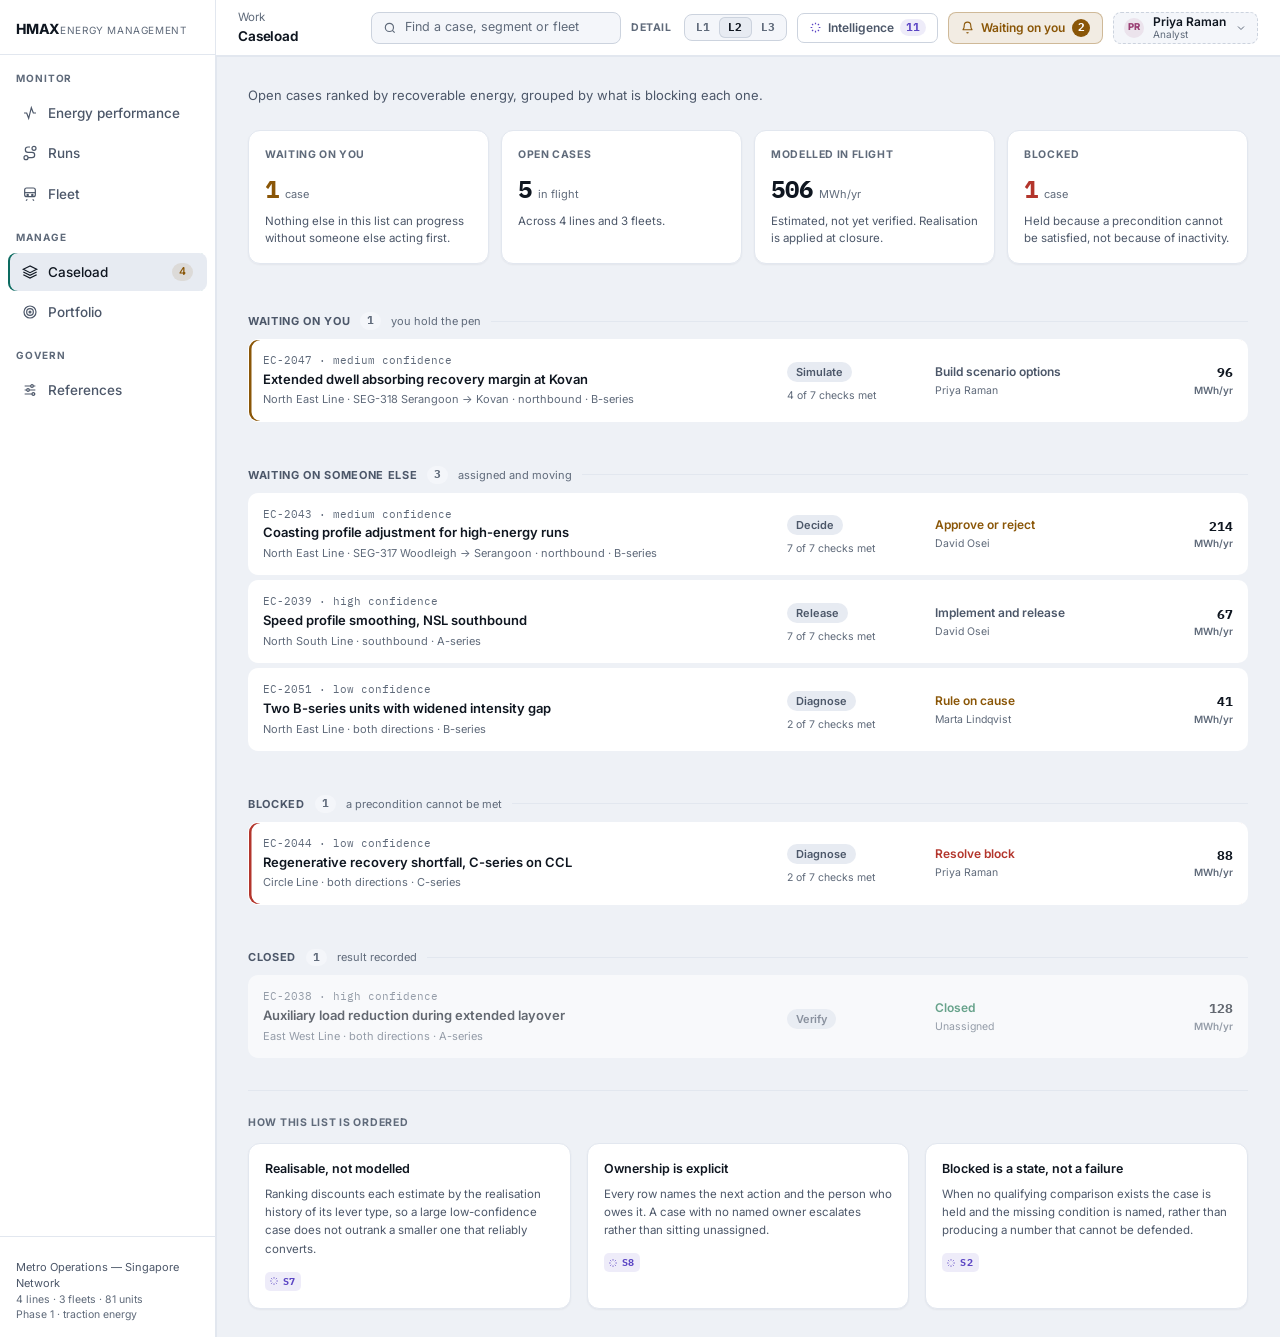
<file: caseload.html>
<!DOCTYPE html>
<html lang="en">
<head>
<meta charset="UTF-8">
<meta name="robots" content="noindex, nofollow, noarchive, nosnippet">
<meta name="googlebot" content="noindex, nofollow">
<title>HMAX · Caseload</title>
<meta name="viewport" content="width=device-width, initial-scale=1.0">
<script src="vendor/tailwind.js"></script>
<link rel="preconnect" href="https://fonts.googleapis.com">
<link href="https://fonts.googleapis.com/css2?family=Inter:wght@400;500;600;700;800&family=IBM+Plex+Mono:wght@400;500;600;700&display=swap" rel="stylesheet">
<link rel="stylesheet" href="shared.css">
<link rel="stylesheet" href="charts.css">
</head>
<body>
<div class="app-shell">
  <aside class="sidebar" id="sidebar"></aside>
  <main style="min-width:0">
    <div id="topbar"></div>
    <div id="main" class="px-8 py-7"></div>
  </main>
</div>

<script src="data.js"></script>
<script src="network.js"></script>
<script src="render.js"></script>
<script src="charts.js"></script>
<script src="shell.js"></script>
<script src="raise.js"></script>
<script>
(function () {
  var H = window.HMAX, R = H.render, Q = H.query, C = H.compute;

  var ctx = H.shell.mount({
    workspace: 'caseload',
    crumb: 'Work',
    title: 'Caseload'
  });
  if (!ctx) return;
  var me = ctx.roleId;

  /* One ordering rule for the whole product: what the viewer can move,
     before what someone else must move, before what nothing can move. */
  function partition(list) {
    var yours = [], waiting = [], blocked = [], closed = [];
    list.forEach(function (c) {
      var v = R.gateVariant(c, me);
      if (v === 'done') closed.push(c);
      else if (v === 'blocked') blocked.push(c);
      else if (v === 'yours') yours.push(c);
      else waiting.push(c);
    });
    return { yours: yours, waiting: waiting, blocked: blocked, closed: closed };
  }

  var all = H.CASES.slice().sort(function (a, b) {
    return C.realisableImpact(b) - C.realisableImpact(a);
  });
  var p = partition(all);

  function section(title, note, list) {
    if (!list.length) return '';
    return R.queueGroup(title, list.length, note) +
      '<div class="mb-7">' + list.map(function (c) { return R.queueRow(c, me); }).join('') + '</div>';
  }

  var totalOpen = Q.openCases().length;
  var inFlight = Q.openCases().reduce(function (a, c) {
    return a + (c.metrics && c.metrics.annualMWh ? c.metrics.annualMWh : 0);
  }, 0);

  document.getElementById('main').innerHTML =

    '<p class="lede mb-6">Open cases ranked by recoverable energy, grouped by what is blocking each one.</p>' +

    '<div class="grid grid-cols-4 gap-3 mb-8">' +
      R.kpi('Waiting on you', p.yours.length, p.yours.length === 1 ? 'case' : 'cases',
        p.yours.length ? 'Nothing else in this list can progress without someone else acting first.'
                       : 'Your queue is clear.', p.yours.length ? 'amber' : null) +
      R.kpi('Open cases', totalOpen, 'in flight', 'Across ' + H.NETWORK.lines.length + ' lines and ' + H.NETWORK.fleets.length + ' fleets.') +
      R.kpi('Modelled in flight', inFlight, 'MWh/yr', 'Estimated, not yet verified. Realisation is applied at closure.') +
      R.kpi('Blocked', p.blocked.length, p.blocked.length === 1 ? 'case' : 'cases',
        p.blocked.length ? 'Held because a precondition cannot be satisfied, not because of inactivity.' : 'None held.',
        p.blocked.length ? 'red' : null) +
    '</div>' +

    section('Waiting on you', 'you hold the pen', p.yours) +
    section('Waiting on someone else', 'assigned and moving', p.waiting) +
    section('Blocked', 'a precondition cannot be met', p.blocked) +
    section('Closed', 'result recorded', p.closed) +

    '<div class="mt-8 pt-6" style="border-top:1px solid var(--border-soft)" data-depth-min="L2">' +
      '<div class="text-[10.5px] font-bold tracking-[.07em] uppercase mb-3" style="color:var(--text-tertiary)">' +
        'How this list is ordered</div>' +
      '<div class="grid grid-cols-3 gap-4">' +
        '<div class="surface rounded-xl p-4">' +
          '<div class="text-[12.5px] font-semibold mb-1.5">Realisable, not modelled</div>' +
          '<div class="text-[11.5px]" style="color:var(--text-secondary);line-height:1.6">' +
            'Ranking discounts each estimate by the realisation history of its lever type, so a large ' +
            'low-confidence case does not outrank a smaller one that reliably converts.</div>' +
          '<div class="mt-2.5">' + R.sref('S7') + '</div>' +
        '</div>' +
        '<div class="surface rounded-xl p-4">' +
          '<div class="text-[12.5px] font-semibold mb-1.5">Ownership is explicit</div>' +
          '<div class="text-[11.5px]" style="color:var(--text-secondary);line-height:1.6">' +
            'Every row names the next action and the person who owes it. A case with no named owner ' +
            'escalates rather than sitting unassigned.</div>' +
          '<div class="mt-2.5">' + R.sref('S8') + '</div>' +
        '</div>' +
        '<div class="surface rounded-xl p-4">' +
          '<div class="text-[12.5px] font-semibold mb-1.5">Blocked is a state, not a failure</div>' +
          '<div class="text-[11.5px]" style="color:var(--text-secondary);line-height:1.6">' +
            'When no qualifying comparison exists the case is held and the missing condition is named, ' +
            'rather than producing a number that cannot be defended.</div>' +
          '<div class="mt-2.5">' + R.sref('S2') + '</div>' +
        '</div>' +
      '</div>' +
    '</div>';
})();
</script>
</body>
</html>
</file>
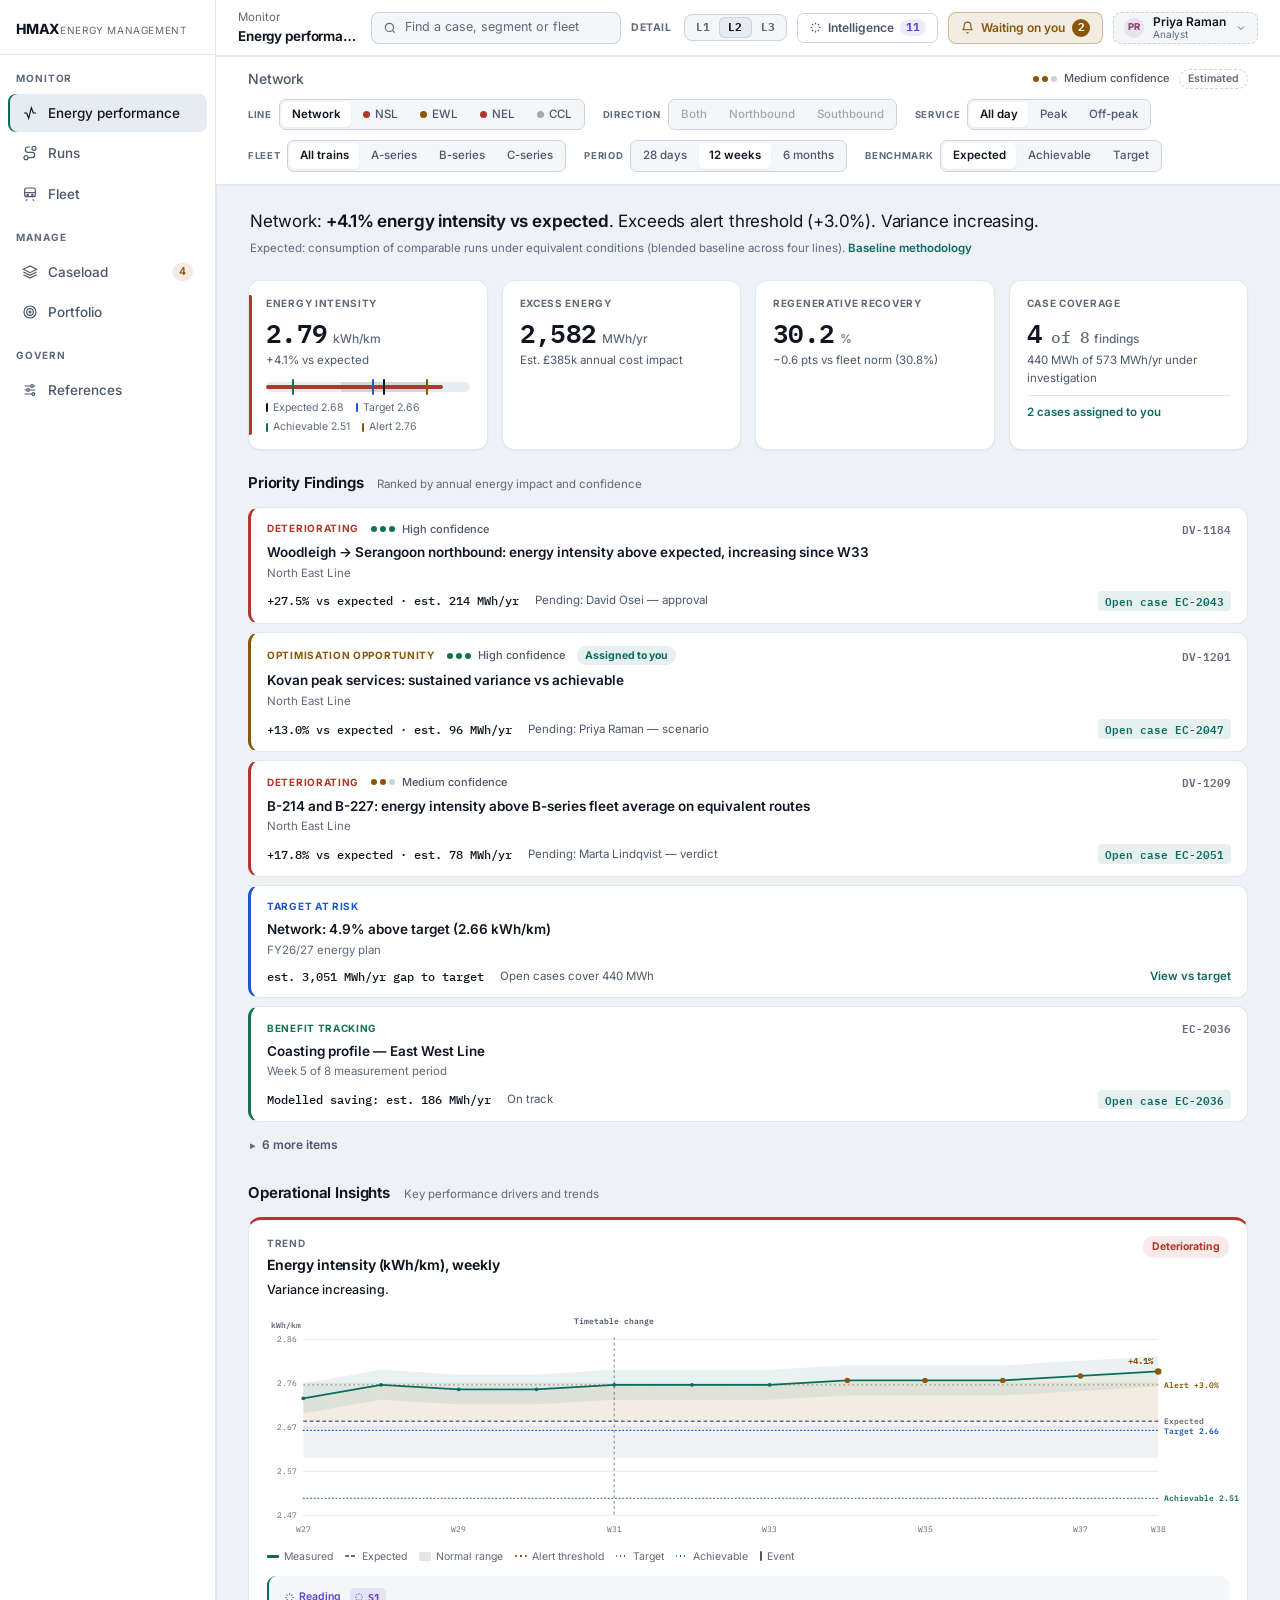
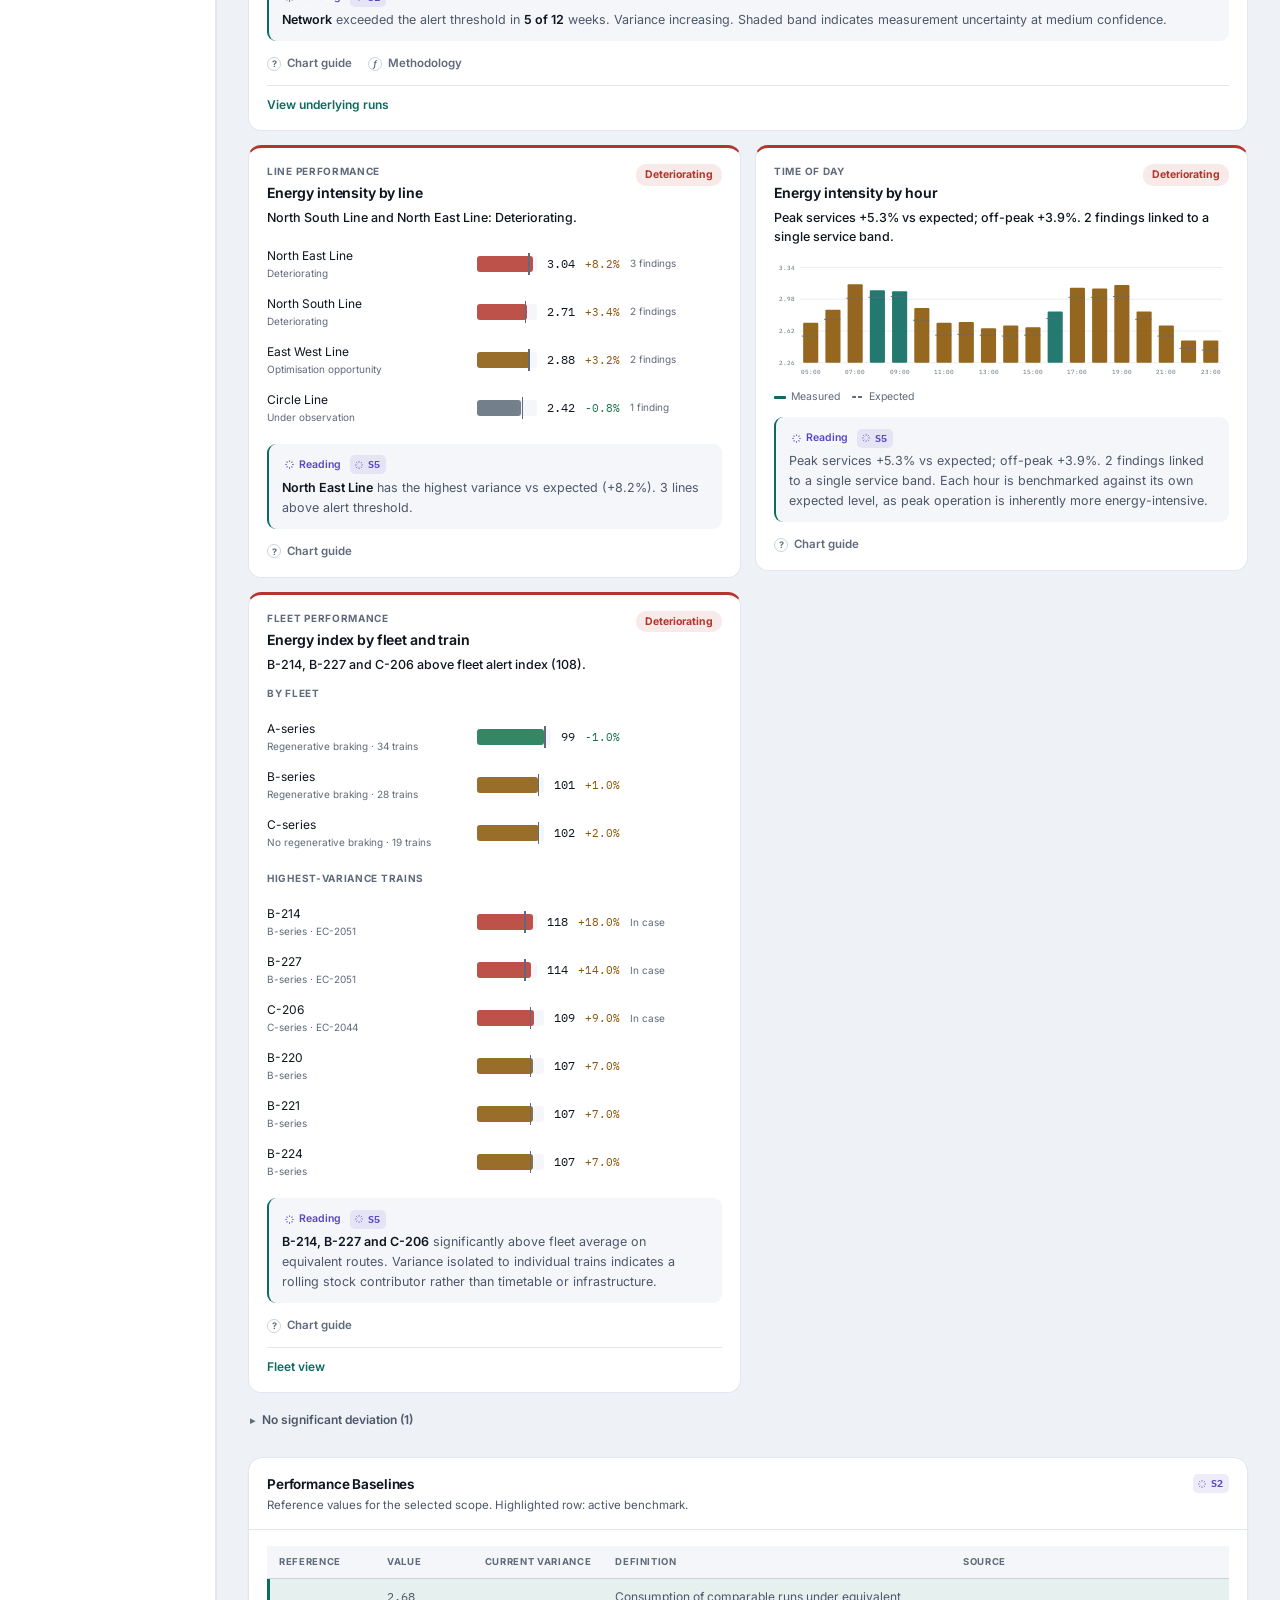
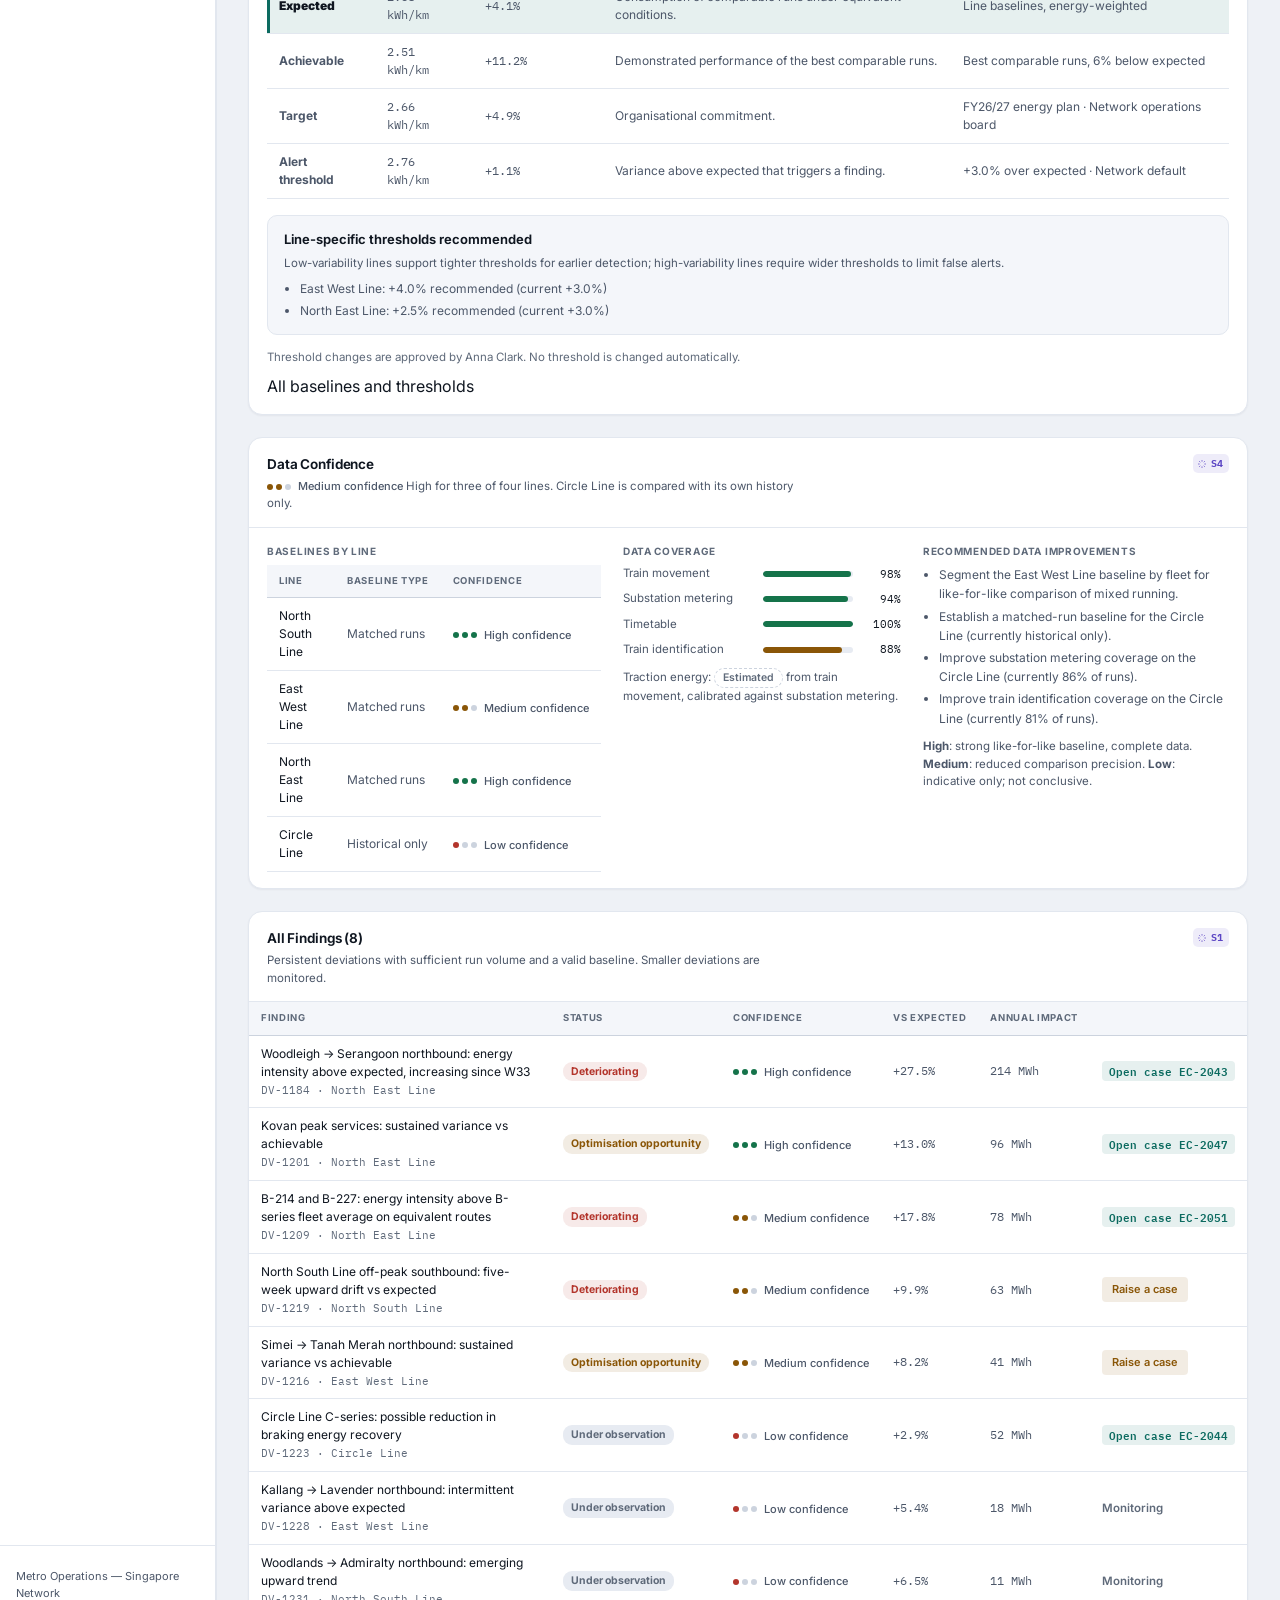
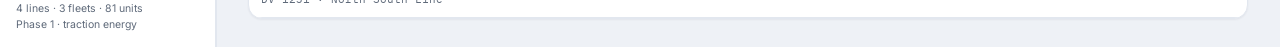
<file: decisions.html>
<!DOCTYPE html>
<html lang="en">
<head>
<meta charset="UTF-8">
<meta name="robots" content="noindex, nofollow, noarchive, nosnippet">
<meta name="googlebot" content="noindex, nofollow">
<title>HMAX · Decisions</title>
<meta name="viewport" content="width=device-width, initial-scale=1.0">
<script src="vendor/tailwind.js"></script>
<link rel="preconnect" href="https://fonts.googleapis.com">
<link href="https://fonts.googleapis.com/css2?family=Inter:wght@400;500;600;700;800&family=IBM+Plex+Mono:wght@400;500;600;700&display=swap" rel="stylesheet">
<link rel="stylesheet" href="shared.css">
<link rel="stylesheet" href="charts.css">
</head>
<body>
<div class="app-shell">
  <aside class="sidebar" id="sidebar"></aside>
  <main style="min-width:0">
    <div id="topbar"></div>
    <div id="main" class="px-8 py-7"></div>
  </main>
</div>

<script src="data.js"></script>
<script src="network.js"></script>
<script src="render.js"></script>
<script src="charts.js"></script>
<script src="shell.js"></script>
<script src="raise.js"></script>
<script>
(function () {
  var H = window.HMAX, R = H.render, Q = H.query, C = H.compute;

  var ctx = H.shell.mount({
    workspace: 'decisions',
    crumb: 'Work',
    title: 'Decisions'
  });
  if (!ctx) return;
  var me = ctx.roleId, role = ctx.role;

  /* Two genuinely different asks reach this workspace and must not be
     conflated: a gate that needs a ruling, and a release that needs doing. */
  var gates = Q.gatesFor(me);
  var work = Q.caseloadFor(me).filter(function (c) {
    var na = C.nextAction(c);
    return na.role === me && na.tone === 'work';
  });

  function decisionCard(c) {
    var na = C.nextAction(c);
    var dp = c.decisionPending;
    var lever = c.levers && c.levers[0];
    var cur = lever ? H.CURRENCIES[lever.currency] : null;
    var due = C.daysUntilDue(c);
    var isGate = na.tone === 'gate';

    var ask = dp ? dp.asks
      : isGate ? 'Confirm the proposed cause so the case can move to simulation.'
      : 'Confirm implementation and lock the measurement plan before the change is released.';

    return '<div class="surface rounded-xl overflow-hidden mb-4">' +

      '<div class="px-5 pt-5 pb-4">' +
        '<div class="flex items-start justify-between gap-6 mb-3">' +
          '<div style="min-width:0">' +
            '<div class="mono text-[11px]" style="color:var(--text-tertiary)">' + R.esc(c.id) +
              ' · ' + R.esc(C.stageLabel(c)) + ' gate</div>' +
            '<div class="text-[16px] font-semibold mt-1" style="letter-spacing:-.015em">' + R.esc(c.title) + '</div>' +
            '<div class="text-[12px] mt-1" style="color:var(--text-secondary)">' + R.esc(R.whereOf(c)) + '</div>' +
          '</div>' +
          '<div style="text-align:right;flex-shrink:0">' +
            '<div class="mono text-[22px] font-bold">' + (c.metrics.annualMWh || '—') + '</div>' +
            '<div class="text-[10.5px]" style="color:var(--text-tertiary)">MWh/yr estimated</div>' +
            (due != null ? '<div class="text-[11px] mt-1.5" style="color:' +
              (due <= 3 ? 'var(--amber)' : 'var(--text-tertiary)') + '">' +
              (due < 0 ? Math.abs(due) + ' days overdue' : due === 0 ? 'Due today' : 'Due in ' + due + ' days') + '</div>' : '') +
          '</div>' +
        '</div>' +

        '<div class="ask-box p-3.5 rounded-lg mb-4">' +
          '<div class="text-[10px] font-bold tracking-[.07em] uppercase mb-1.5" style="color:var(--text-tertiary)">' +
            (isGate ? 'What you are being asked to decide' : 'What you are being asked to do') + '</div>' +
          '<div class="text-[13px]" style="line-height:1.6">' + R.esc(ask) + '</div>' +
        '</div>' +

        (cur ? '<div class="mb-4">' + R.budgetMeter(c) + '</div>' : '') +

        '<div class="grid grid-cols-4 gap-3 pt-3" style="border-top:1px solid var(--border-soft)">' +
          '<div><div class="stat-label">Readiness</div>' +
            '<div class="mt-1.5">' + R.readinessMeter(c) + '</div></div>' +
          '<div><div class="stat-label">Confidence</div>' +
            '<div class="text-[13px] font-semibold mt-1.5" style="text-transform:capitalize">' +
              R.esc(c.confidenceDetail ? c.confidenceDetail.tier : '—') + '</div>' +
            (c.confidenceDetail && c.confidenceDetail.limitedBy
              ? '<div class="text-[10.5px] mt-0.5" style="color:var(--text-tertiary);line-height:1.4">Limited by ' +
                R.esc(String(c.confidenceDetail.limitedBy).toLowerCase()) + '</div>'
              : '<div class="text-[10.5px] mt-0.5" style="color:var(--text-tertiary);line-height:1.4">No limiting input</div>') + '</div>' +
          '<div><div class="stat-label">Cause</div>' +
            '<div class="text-[13px] font-semibold mt-1.5" style="text-transform:capitalize">' +
              R.esc(c.attribution && c.attribution.confirmed ? c.attribution.confirmed.v :
                    c.attribution ? c.attribution.proposed.v + ' (proposed)' : '—') + '</div></div>' +
          '<div><div class="stat-label">Sample</div>' +
            '<div class="mono text-[13px] font-semibold mt-1.5">' + (c.metrics.runs || '—') + ' runs</div>' +
            '<div class="text-[10.5px] mt-0.5" style="color:var(--text-tertiary)">' +
              R.esc(c.baselineId ? 'vs ' + c.baselineId : '') + '</div></div>' +
        '</div>' +
      '</div>' +

      (dp && dp.recommendedPath ?
        '<div class="px-5 py-3.5" style="background:var(--bg-elev-2);border-top:1px solid var(--border-soft)">' +
          '<div class="flex items-center gap-2 mb-1.5">' + R.provenance(dp.recommendedPath, { label: 'Suggested path' }) +
            '<span class="path-chip ml-1">' + R.esc(dp.recommendedPath.v) + '</span></div>' +
          '<div class="text-[11.5px]" style="color:var(--text-secondary);line-height:1.55">' +
            R.esc(dp.recommendedPathWhy) + '</div>' +
        '</div>' : '') +

      '<div class="px-5 py-3.5 flex items-center gap-2.5" style="border-top:1px solid var(--border-soft)">' +
        '<a class="btn-primary" href="case.html?id=' + R.esc(c.id) + '">' +
          (isGate ? 'Review the evidence' : 'Open the case') + '</a>' +
        '<a class="btn-ghost" href="case.html?id=' + R.esc(c.id) + '#decision">Go straight to the decision</a>' +
        '<span class="ml-auto text-[11px]" style="color:var(--text-tertiary)">' +
          'Opened ' + C.daysOpen(c) + ' days ago · ' + R.esc(c.assigneeName || '') + ' is the case owner</span>' +
      '</div>' +
    '</div>';
  }

  var decided = Q.closedCases().concat(
    H.CASES.filter(function (c) { return c.decision && !c.outcome; })
  );

  document.getElementById('main').innerHTML =

    '<p class="lede mb-6">Cases awaiting your ruling or approval. ' +
      R.esc(role.short === 'Operations Manager'
        ? 'Cases reach this queue when they spend running time or capacity under your control.'
        : 'Cases reach this queue when a technical cause requires a specialist ruling.') + '</p>' +

    (gates.length
      ? R.queueGroup('Awaiting your ruling', gates.length, 'the case cannot advance without you') +
        gates.map(decisionCard).join('')
      : '') +

    (work.length
      ? R.queueGroup('Awaiting your action', work.length, 'approved, not yet released') +
        work.map(decisionCard).join('')
      : '') +

    (!gates.length && !work.length
      ? '<div class="surface rounded-xl p-10" style="text-align:center">' +
          '<div class="text-[14px] font-semibold mb-1.5">Nothing is waiting on you</div>' +
          '<div class="text-[12.5px]" style="color:var(--text-secondary)">' +
            'Cases reach this queue only when they spend something you control.</div></div>'
      : '') +

    (decided.length
      ? '<div class="mt-8">' + R.queueGroup('Previously decided', decided.length, 'outcome on record') +
        decided.map(function (c) { return R.queueRow(c, me); }).join('') + '</div>'
      : '');
})();
</script>
</body>
</html>
</file>
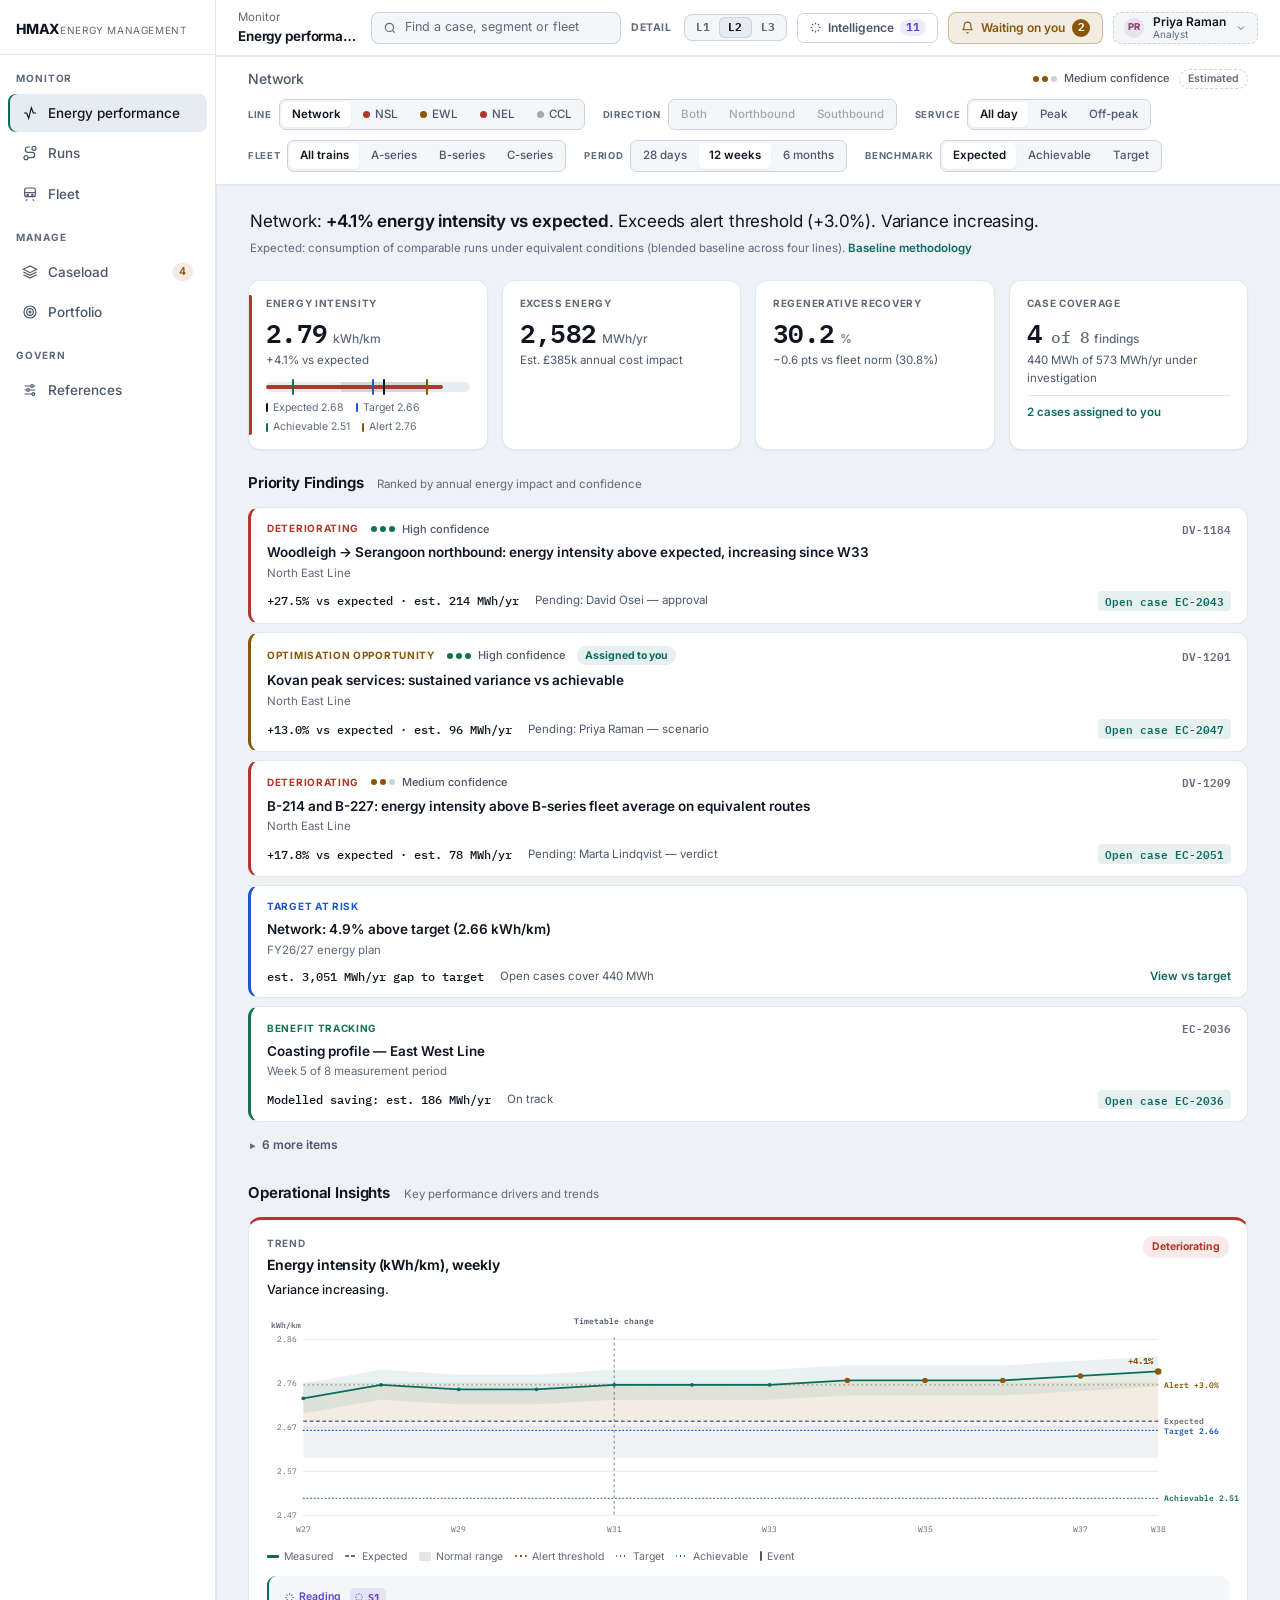
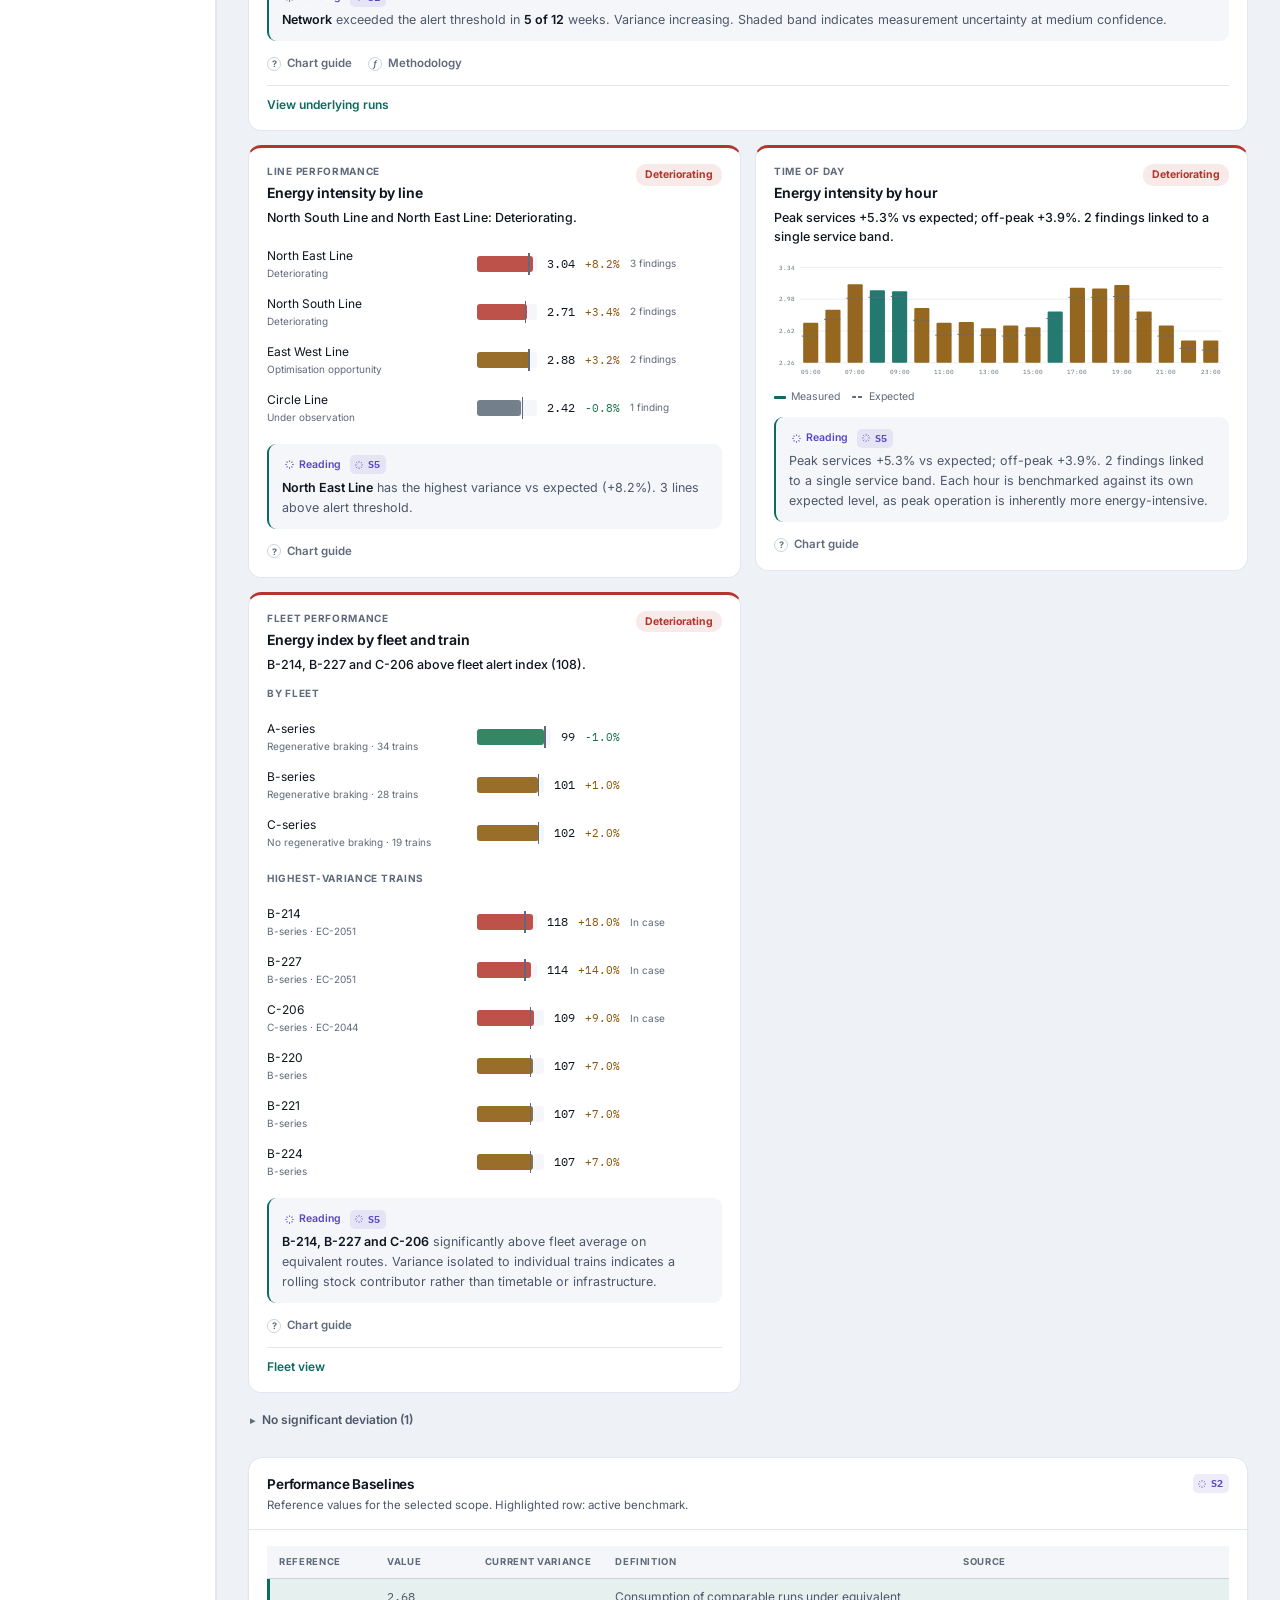
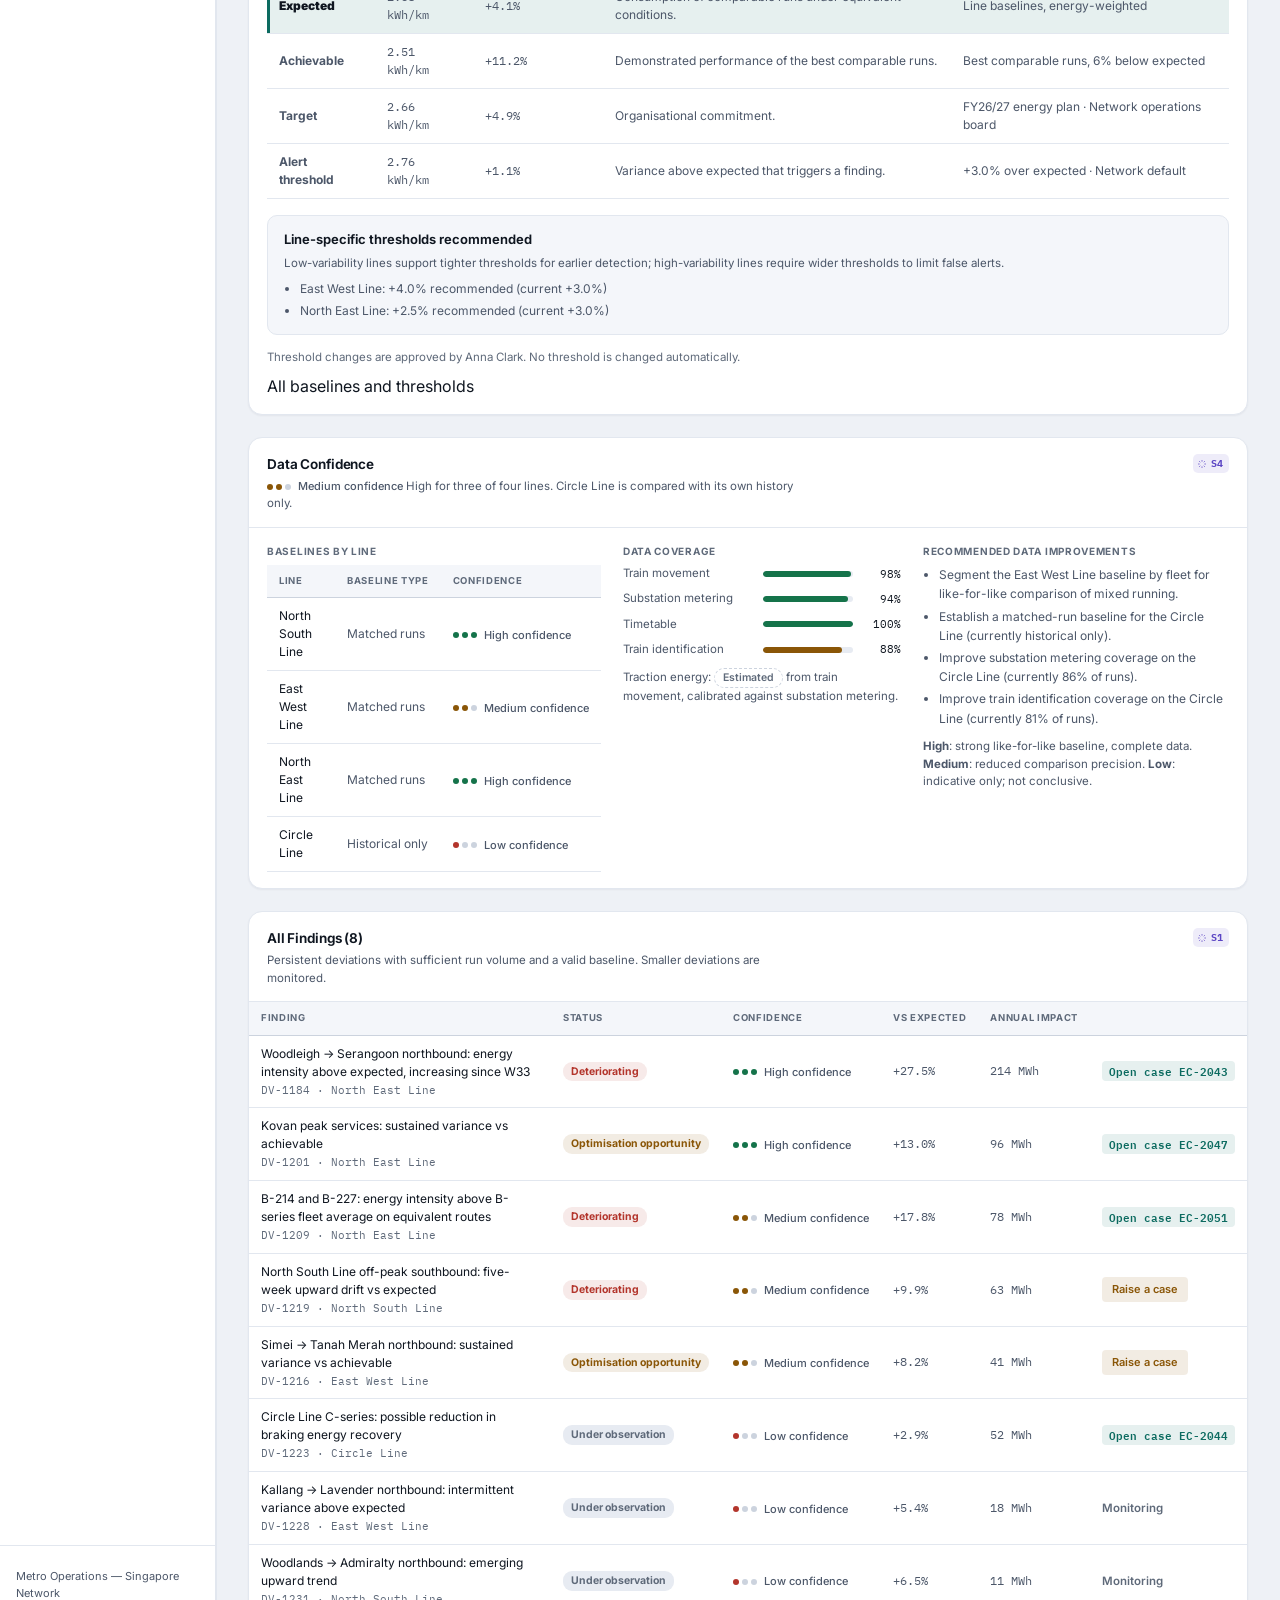
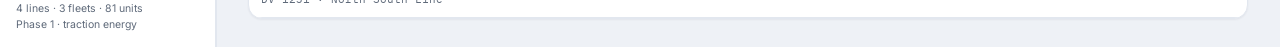
<file: explore.html>
<!DOCTYPE html>
<html lang="en">
<head>
<meta charset="UTF-8">
<meta name="robots" content="noindex, nofollow, noarchive, nosnippet">
<meta name="googlebot" content="noindex, nofollow">
<title>HMAX · Energy performance</title>
<meta name="viewport" content="width=device-width, initial-scale=1.0">
</head>
<body>
<p style="font:14px/1.5 Inter,system-ui,sans-serif;padding:32px">Analysis now lives inside <a href="overview.html">Energy performance</a>.</p>
<script>
/* Analysis was merged into the scoped Energy performance dashboard. Old links
   keep their scope; the view and supporting-detail toggles no longer exist. */
(function () {
  var KEEP = ['line', 'dir', 'band', 'fleet', 'hop', 'finding', 'period', 'compare'];
  var pairs = String(location.search || '').replace(/^\?/, '').split('&'), out = [], i, kv;
  for (i = 0; i < pairs.length; i++) {
    if (!pairs[i]) continue;
    kv = pairs[i].split('=');
    if (KEEP.indexOf(kv[0]) > -1 && kv[1]) out.push(kv[0] + '=' + kv[1]);
  }
  location.replace('overview.html' + (out.length ? '?' + out.join('&') : ''));
})();
</script>
</body>
</html>
</file>
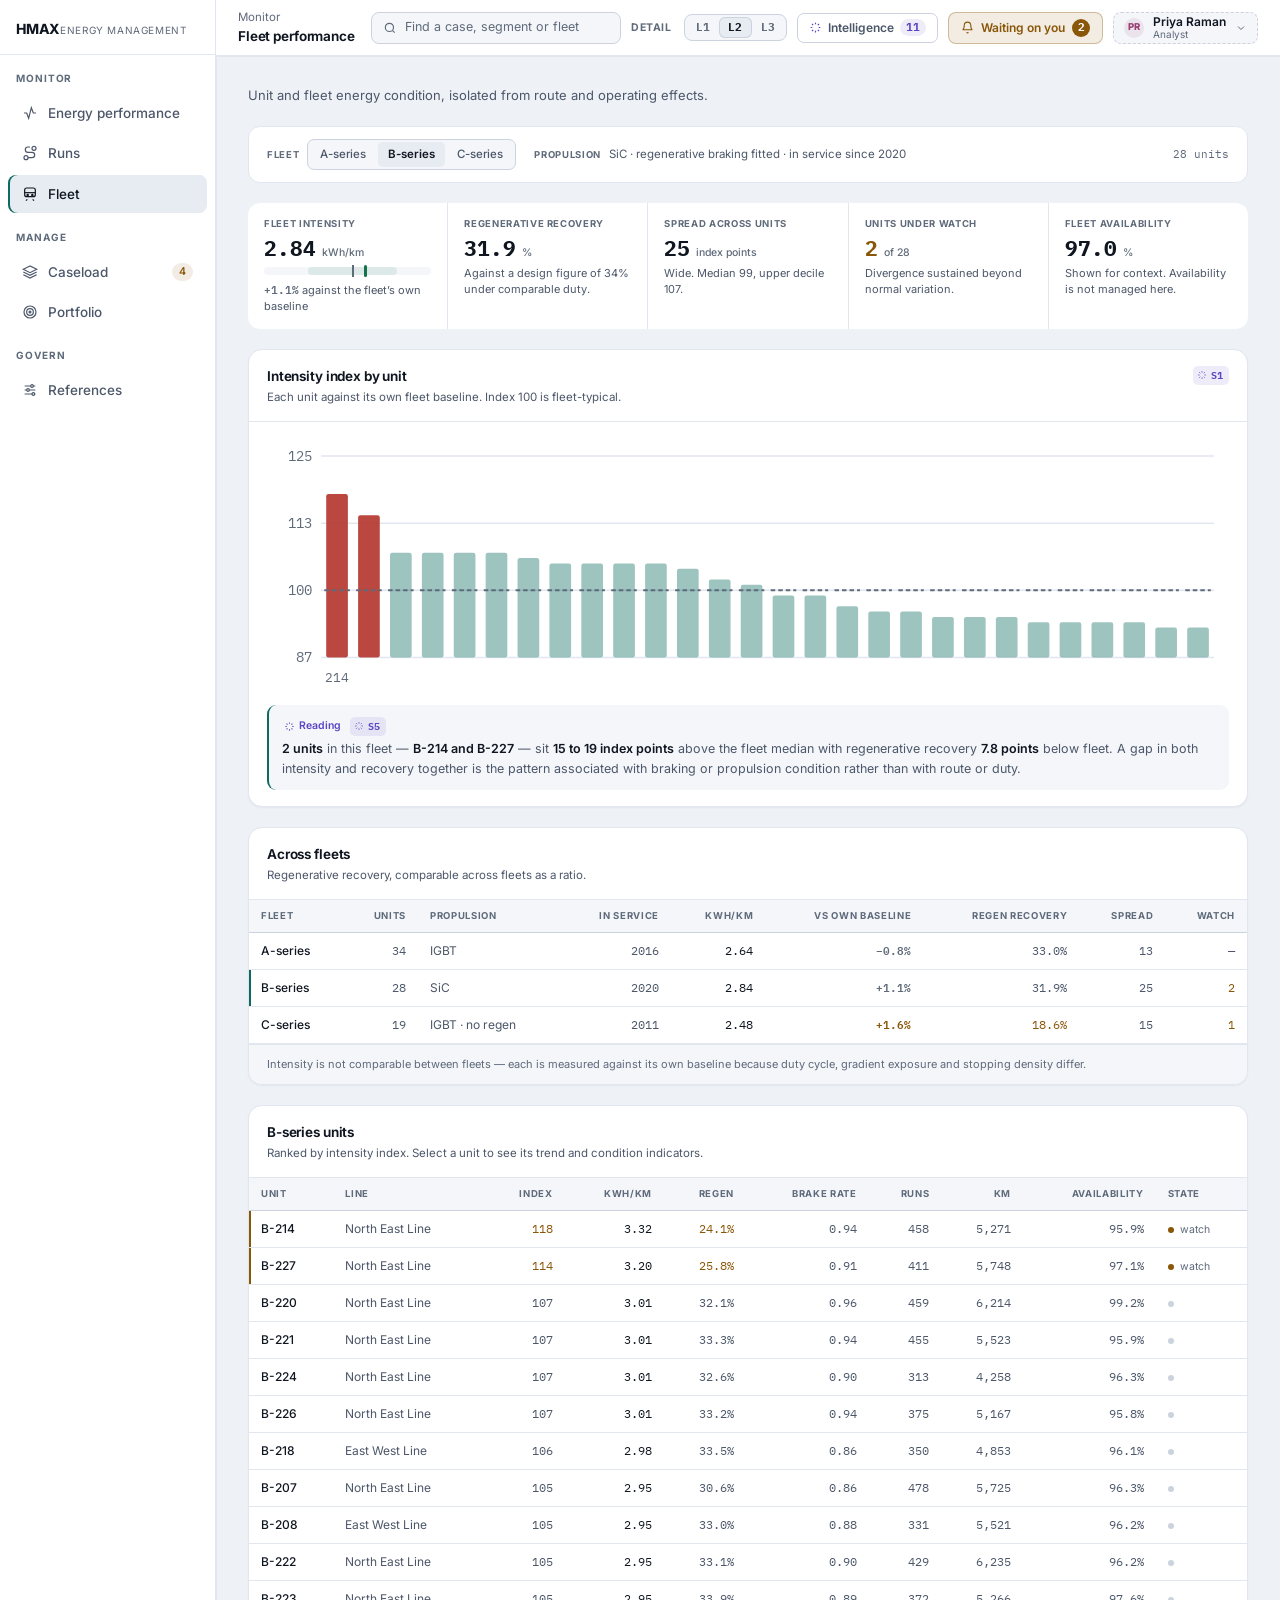
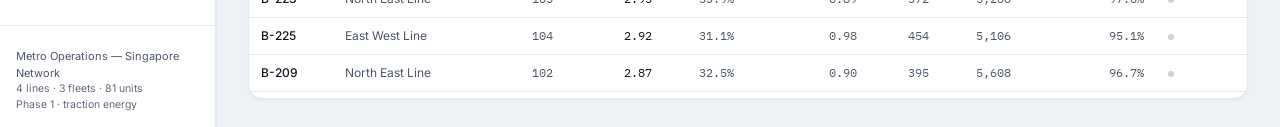
<file: fleet.html>
<!DOCTYPE html>
<html lang="en">
<head>
<meta charset="UTF-8">
<meta name="robots" content="noindex, nofollow, noarchive, nosnippet">
<meta name="googlebot" content="noindex, nofollow">
<title>HMAX · Fleet</title>
<meta name="viewport" content="width=device-width, initial-scale=1.0">
<script src="vendor/tailwind.js"></script>
<link rel="preconnect" href="https://fonts.googleapis.com">
<link href="https://fonts.googleapis.com/css2?family=Inter:wght@400;500;600;700;800&family=IBM+Plex+Mono:wght@400;500;600;700&display=swap" rel="stylesheet">
<link rel="stylesheet" href="shared.css">
<link rel="stylesheet" href="charts.css">
</head>
<body>
<div class="app-shell">
  <aside class="sidebar" id="sidebar"></aside>
  <main style="min-width:0">
    <div id="topbar"></div>
    <div id="main" class="px-8 py-7"></div>
  </main>
</div>

<script src="data.js"></script>
<script src="network.js"></script>
<script src="render.js"></script>
<script src="charts.js"></script>
<script src="shell.js"></script>
<script src="raise.js"></script>
<script>
(function () {
  var H = window.HMAX, R = H.render, Q = H.query, N = H.net, X = H.charts;
  var esc = R.esc, em = X.em;

  var ctx = H.shell.mount({ workspace: 'fleet', crumb: 'Monitor', title: 'Fleet performance' });
  if (!ctx) return;

  var state = {
    fleet: H.shell.param('fleet', 'B-series'),
    unit: H.shell.param('unit', null)
  };

  var fleets = N.fleetSummary();
  var spec = N.FLEET_SPEC[state.fleet];
  var summary = fleets.filter(function (f) { return f.id === state.fleet; })[0];
  var units = N.unitsFor({ fleet: state.fleet }).sort(function (a, b) { return b.index - a.index; });

  var focus = state.unit ? N.unitById(state.unit) : null;
  if (focus && focus.fleet !== state.fleet) { state.fleet = focus.fleet; }
  if (state.unit && focus) {
    spec = N.FLEET_SPEC[focus.fleet];
    summary = fleets.filter(function (f) { return f.id === focus.fleet; })[0];
    units = N.unitsFor({ fleet: focus.fleet }).sort(function (a, b) { return b.index - a.index; });
  }

  var watch = units.filter(function (u) { return u.state === 'watch'; });
  var median = units[Math.floor(units.length / 2)].index;
  var p90 = units[Math.floor(units.length * 0.1)].index;
  var spreadNote = summary.spread > 22 ? 'wide' : summary.spread > 14 ? 'moderate' : 'tight';

  /* ------------------------------------------------------------ controls */

  var controls =
    '<div class="filterbar mb-5">' +
      '<div class="filter-group"><span class="filter-label">Fleet</span>' +
        '<span class="seg" data-seg="fleet">' + fleets.map(function (f) {
          return '<button data-v="' + esc(f.id) + '"' + (f.id === state.fleet ? ' class="on"' : '') + '>' +
            esc(f.id) + '</button>';
        }).join('') + '</span></div>' +
      '<div class="filter-group"><span class="filter-label">Propulsion</span>' +
        '<span class="text-[11.5px]" style="color:var(--text-secondary)">' + esc(spec.propulsion) +
        ' · regenerative braking ' + (spec.regen ? 'fitted' : 'not fitted') +
        ' · in service since ' + spec.inService + '</span></div>' +
      '<span class="filter-reset mono text-[10.5px]">' + units.length + ' units</span>' +
    '</div>';

  /* ------------------------------------------------------- fleet compare */

  var fleetStrip =
    '<div class="metric-strip grid grid-cols-5 mb-5">' +
      '<div class="metric"><div class="metric-label">Fleet intensity</div>' +
        '<div class="metric-value">' + summary.kwhPerKm.toFixed(2) + '<span class="metric-unit">kWh/km</span></div>' +
        X.gauge(summary.kwhPerKm, summary.baseline) +
        '<div class="metric-sub">' + X.delta(summary.kwhPerKm, summary.baseline) +
          ' against the fleet\u2019s own baseline</div></div>' +
      '<div class="metric"><div class="metric-label">Regenerative recovery</div>' +
        '<div class="metric-value"' + (summary.regenPct < 25 ? ' style="color:var(--amber)"' : '') + '>' +
          summary.regenPct.toFixed(1) + '<span class="metric-unit">%</span></div>' +
        '<div class="metric-sub">' + (spec.regen
          ? 'Against a design figure of ' + (spec.baseRegen + 2).toFixed(0) + '% under comparable duty.'
          : 'Not fitted. Recovery here is line receptivity only.') + '</div></div>' +
      '<div class="metric"><div class="metric-label">Spread across units</div>' +
        '<div class="metric-value">' + summary.spread + '<span class="metric-unit">index points</span></div>' +
        '<div class="metric-sub">' + spreadNote.charAt(0).toUpperCase() + spreadNote.slice(1) +
          '. Median ' + median + ', upper decile ' + p90 + '.</div></div>' +
      '<div class="metric"><div class="metric-label">Units under watch</div>' +
        '<div class="metric-value"' + (watch.length ? ' style="color:var(--amber)"' : '') + '>' +
          watch.length + '<span class="metric-unit">of ' + units.length + '</span></div>' +
        '<div class="metric-sub">' + (watch.length
          ? 'Divergence sustained beyond normal variation.'
          : 'No unit is diverging beyond normal variation.') + '</div></div>' +
      '<div class="metric"><div class="metric-label">Fleet availability</div>' +
        '<div class="metric-value">' +
          (units.reduce(function (a, u) { return a + u.availability; }, 0) / units.length).toFixed(1) +
          '<span class="metric-unit">%</span></div>' +
        '<div class="metric-sub">Shown for context. Availability is not managed here.</div></div>' +
    '</div>';

  /* --------------------------------------------------- distribution plot */

  var distPanel =
    '<div class="panel mb-5">' +
      '<div class="panel-head">' +
        '<div><div class="panel-title">Intensity index by unit</div>' +
          '<div class="panel-sub">Each unit against its own fleet baseline. Index 100 is fleet-typical.</div></div>' +
        '<div class="panel-actions">' + R.sref('S1') + '</div>' +
      '</div>' +
      '<div class="panel-body">' +
        X.columns(units.map(function (u) {
          return {
            label: u.state === 'watch' ? u.id.slice(2) : '',
            value: u.index, baseline: 100,
            tone: u.state === 'watch' ? 'bad' : u.index > median + 8 ? 'warn' : 'key',
            dim: u.state !== 'watch' && u.index <= median + 8
          };
        }), { height: 170, zero: false, dp: 0, tickFormat: function (v) { return Math.round(v); } }) +
        X.note(watch.length
          ? em(watch.length + ' unit' + (watch.length > 1 ? 's' : '')) + ' in this fleet — ' +
            em(watch.map(function (u) { return u.id; }).join(' and ')) + ' — sit ' +
            em(watch.length > 1
              ? Math.min.apply(null, watch.map(function (u) { return u.index - median; })) + ' to ' +
                Math.max.apply(null, watch.map(function (u) { return u.index - median; })) + ' index points'
              : (watch[0].index - median) + ' index points') +
            ' above the fleet median with regenerative recovery ' +
            em((summary.regenPct - watch[0].regenPct).toFixed(1) + ' points') + ' below fleet. ' +
            'A gap in both intensity and recovery together is the pattern associated with braking or ' +
            'propulsion condition rather than with route or duty.'
          : 'No unit in this fleet diverges beyond normal variation. The spread is ' + em(spreadNote) +
            ' at ' + em(summary.spread + ' index points') + ', which is within the range explained by ' +
            'duty cycle and loading. Intensity on this fleet is therefore unlikely to be a rolling stock question.',
          'S5') +
      '</div>' +
    '</div>';

  /* ----------------------------------------------------- fleet-vs-fleet */

  var comparePanel =
    '<div class="panel mb-5">' +
      '<div class="panel-head">' +
        '<div><div class="panel-title">Across fleets</div>' +
          '<div class="panel-sub">Regenerative recovery, comparable across fleets as a ratio.</div></div>' +
      '</div>' +
      '<div class="panel-body flush">' +
        '<table class="dt"><thead><tr>' +
          '<th>Fleet</th><th class="num">Units</th><th>Propulsion</th><th class="num">In service</th>' +
          '<th class="num">kWh/km</th><th class="num">vs own baseline</th>' +
          '<th class="num">Regen recovery</th><th class="num">Spread</th><th class="num">Watch</th>' +
        '</tr></thead><tbody>' +
        fleets.map(function (f) {
          return '<tr class="' + (f.id === state.fleet ? 'is-cased' : '') + '">' +
            '<td class="key"><a class="cell-link" href="fleet.html?fleet=' + esc(f.id) + '">' + esc(f.id) + '</a></td>' +
            '<td class="num mono">' + f.units + '</td>' +
            '<td>' + esc(f.propulsion) + (f.regenCapable ? '' : ' · no regen') + '</td>' +
            '<td class="num mono muted">' + f.inService + '</td>' +
            '<td class="num mono" style="color:var(--text-primary)">' + f.kwhPerKm.toFixed(2) + '</td>' +
            '<td class="num">' + X.delta(f.kwhPerKm, f.baseline) + '</td>' +
            '<td class="num mono"' + (f.regenPct < 25 ? ' style="color:var(--amber)"' : '') + '>' +
              f.regenPct.toFixed(1) + '%</td>' +
            '<td class="num mono">' + f.spread + '</td>' +
            '<td class="num mono"' + (f.watch ? ' style="color:var(--amber)"' : '') + '>' + (f.watch || '—') + '</td>' +
          '</tr>';
        }).join('') +
        '</tbody></table>' +
      '</div>' +
      '<div class="panel-foot">Intensity is not comparable between fleets — each is measured against its own ' +
        'baseline because duty cycle, gradient exposure and stopping density differ.</div>' +
    '</div>';

  /* ---------------------------------------------------------- unit detail */

  var unitDetail = '';
  if (focus) {
    var rnd = N.seed('unit-trend-' + focus.id);
    var trend = N.WEEK_LABELS.map(function (w, i) {
      var drift = focus.state === 'watch' ? (i / 11) * (focus.index - 100) / 100 * focus.baseline : 0;
      return { week: w, value: Math.round((focus.baseline + drift + (rnd() - 0.5) * 0.08) * 100) / 100,
               baseline: focus.baseline };
    });
    trend[11].value = focus.kwhPerKm;

    var fleetRuns = N.runsFor({ unitId: focus.id });
    var caseId = focus.caseId;

    unitDetail =
      '<div class="panel mb-5">' +
        '<div class="panel-head">' +
          '<div>' +
            '<div class="flex items-center gap-3">' +
              '<span class="panel-title">' + esc(focus.id) + '</span>' +
              '<span class="state-dot ' + esc(focus.state) + '"></span>' +
              '<span class="text-[11px]" style="color:var(--text-tertiary)">' +
                (focus.state === 'watch' ? 'Under watch' : focus.state === 'good' ? 'Reference unit' : 'Normal') + '</span>' +
            '</div>' +
            '<div class="panel-sub">' + esc(focus.fleet) + ' · ' + esc(focus.propulsion) + ' · allocated to ' +
              esc((R.lineOf(focus.line) || {}).name || focus.line) + ' · ' + focus.runsPeriod +
              ' runs and ' + X.fmtInt(focus.kmPeriod) + ' km in period</div>' +
          '</div>' +
          '<div class="panel-actions">' +
            (caseId
              ? '<a class="case-link" href="case.html?id=' + esc(caseId) + '">' + esc(caseId) + '</a>'
              : '<button class="btn-ghost" id="raiseUnit">Raise a case</button>') +
            '<a class="btn-ghost" href="runs.html?line=' + esc(focus.line) + '">Runs</a>' +
          '</div>' +
        '</div>' +
        '<div class="panel-body">' +
          '<div class="grid grid-cols-2 gap-6">' +
            '<div>' +
              X.series(trend, { height: 180, dp: 2 }) +
              '<div class="chart-legend">' +
                '<span class="cl-item"><span class="cl-swatch" style="background:var(--accent)"></span>' +
                  esc(focus.id) + '</span>' +
                '<span class="cl-item"><span class="cl-swatch dash"></span>Fleet baseline</span>' +
              '</div>' +
            '</div>' +
            '<div>' +
              '<div class="grid grid-cols-2 gap-4 mb-4">' +
                '<div><div class="stat-label">Intensity index</div>' +
                  '<div class="num-lg mt-1.5"' + (focus.index > 108 ? ' style="color:var(--amber)"' : '') + '>' +
                    focus.index + '</div>' +
                  '<div class="text-[10.5px] mt-1 muted">fleet median ' + median + '</div></div>' +
                '<div><div class="stat-label">Regen recovery</div>' +
                  '<div class="num-lg mt-1.5"' + (focus.regenPct < summary.regenPct - 3 ? ' style="color:var(--amber)"' : '') + '>' +
                    focus.regenPct.toFixed(1) + '%</div>' +
                  '<div class="text-[10.5px] mt-1 muted">fleet ' + summary.regenPct.toFixed(1) + '%</div></div>' +
                '<div><div class="stat-label">Mean brake rate</div>' +
                  '<div class="num-lg mt-1.5">' + focus.brakeRate.toFixed(2) + '</div>' +
                  '<div class="text-[10.5px] mt-1 muted">m/s² at application</div></div>' +
                '<div><div class="stat-label">Availability</div>' +
                  '<div class="num-lg mt-1.5">' + focus.availability.toFixed(1) + '%</div>' +
                  '<div class="text-[10.5px] mt-1 muted">last seen ' + esc(focus.lastSeen) + '</div></div>' +
              '</div>' +
              (focus.note
                ? '<div class="ask-box"><div class="stat-label mb-1">Observation</div>' +
                  '<div class="text-[12px]" style="color:var(--text-secondary);line-height:1.6">' +
                    esc(focus.note) + '</div></div>'
                : '<div class="text-[11.5px]" style="color:var(--text-tertiary);line-height:1.6">' +
                  'This unit performs within the range explained by duty and loading. No observation is recorded.</div>') +
            '</div>' +
          '</div>' +
          X.note(focus.state === 'watch'
            ? 'The divergence is ' + em('progressive rather than stepped') + ', which separates a developing ' +
              'condition from a discrete event such as a modification or a reallocation. Intensity and ' +
              'recovery have moved together, and the unit has remained on the same line throughout the ' +
              'period, so route change does not explain it. ' +
              (caseId ? 'This is under investigation as ' + em(caseId) + '.'
                      : 'This meets the threshold for a rolling stock investigation.')
            : 'This unit tracks the fleet baseline within the comparison band across the period. Nothing here ' +
              'supports a train-related attribution, which is itself a useful finding: it moves the question ' +
              'back to how and where the unit is being run.', 'S6') +
        '</div>' +
      '</div>';
  }

  /* ------------------------------------------------------------ unit list */

  var listPanel =
    '<div class="panel">' +
      '<div class="panel-head">' +
        '<div><div class="panel-title">' + esc(state.fleet) + ' units</div>' +
          '<div class="panel-sub">Ranked by intensity index. Select a unit to see its trend and condition ' +
            'indicators.</div></div>' +
      '</div>' +
      '<div class="panel-body flush"><div class="dt-scroll"><table class="dt"><thead><tr>' +
        '<th>Unit</th><th>Line</th><th class="num">Index</th><th class="num">kWh/km</th>' +
        '<th class="num">Regen</th><th class="num">Brake rate</th><th class="num">Runs</th>' +
        '<th class="num">km</th><th class="num">Availability</th><th>State</th>' +
      '</tr></thead><tbody>' +
      units.map(function (u) {
        return '<tr class="' + (focus && u.id === focus.id ? 'is-cased' : u.state === 'watch' ? 'is-flagged' : '') + '">' +
          '<td class="key"><a class="cell-link" href="fleet.html?fleet=' + esc(u.fleet) + '&unit=' + esc(u.id) + '">' +
            esc(u.id) + '</a></td>' +
          '<td class="muted">' + esc((R.lineOf(u.line) || {}).name || u.line) + '</td>' +
          '<td class="num mono"' + (u.index > 108 ? ' style="color:var(--amber)"' : '') + '>' + u.index + '</td>' +
          '<td class="num mono" style="color:var(--text-primary)">' + u.kwhPerKm.toFixed(2) + '</td>' +
          '<td class="num mono"' + (u.regenPct < summary.regenPct - 3 ? ' style="color:var(--amber)"' : '') + '>' +
            u.regenPct.toFixed(1) + '%</td>' +
          '<td class="num mono muted">' + u.brakeRate.toFixed(2) + '</td>' +
          '<td class="num mono">' + u.runsPeriod + '</td>' +
          '<td class="num mono muted">' + X.fmtInt(u.kmPeriod) + '</td>' +
          '<td class="num mono">' + u.availability.toFixed(1) + '%</td>' +
          '<td><span class="state-dot ' + esc(u.state) + '"></span>' +
            '<span class="text-[10.5px] ml-1.5 muted">' + (u.state === 'watch' ? 'watch' : '') + '</span></td>' +
        '</tr>';
      }).join('') +
      '</tbody></table></div></div>' +
    '</div>';

  document.getElementById('main').innerHTML =
    '<p class="lede mb-5">Unit and fleet energy condition, isolated from route and operating effects.</p>' +
    controls + fleetStrip + distPanel + unitDetail + comparePanel + listPanel;

  /* -------------------------------------------------------- interaction */

  var wrap = document.querySelector('[data-seg="fleet"]');
  if (wrap) {
    var bs = wrap.getElementsByTagName('button');
    for (var j = 0; j < bs.length; j++) {
      (function (b) {
        b.addEventListener('click', function () {
          location.href = 'fleet.html?fleet=' + encodeURIComponent(b.getAttribute('data-v'));
        });
      })(bs[j]);
    }
  }

  var ru = document.getElementById('raiseUnit');
  if (ru && focus) ru.addEventListener('click', function () { H.raise.open(focus); });
})();
</script>
</body>
</html>
</file>
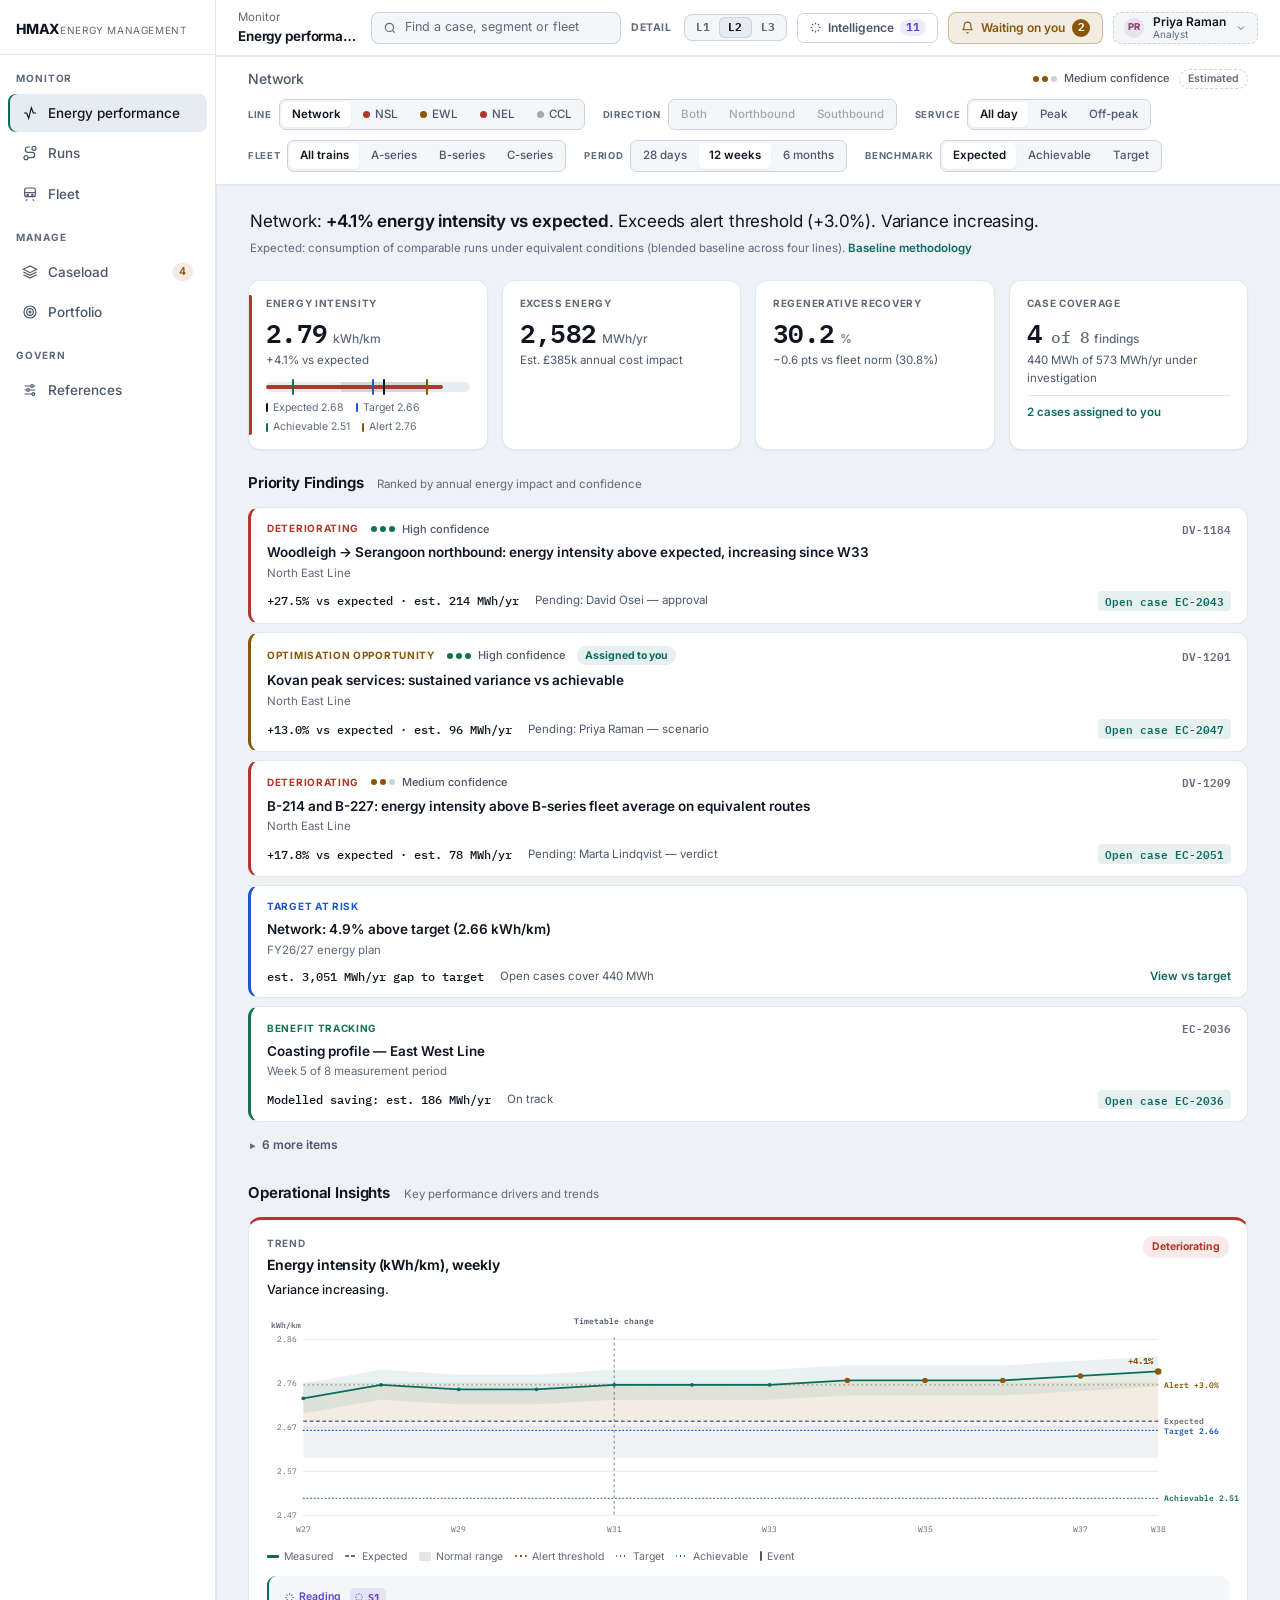
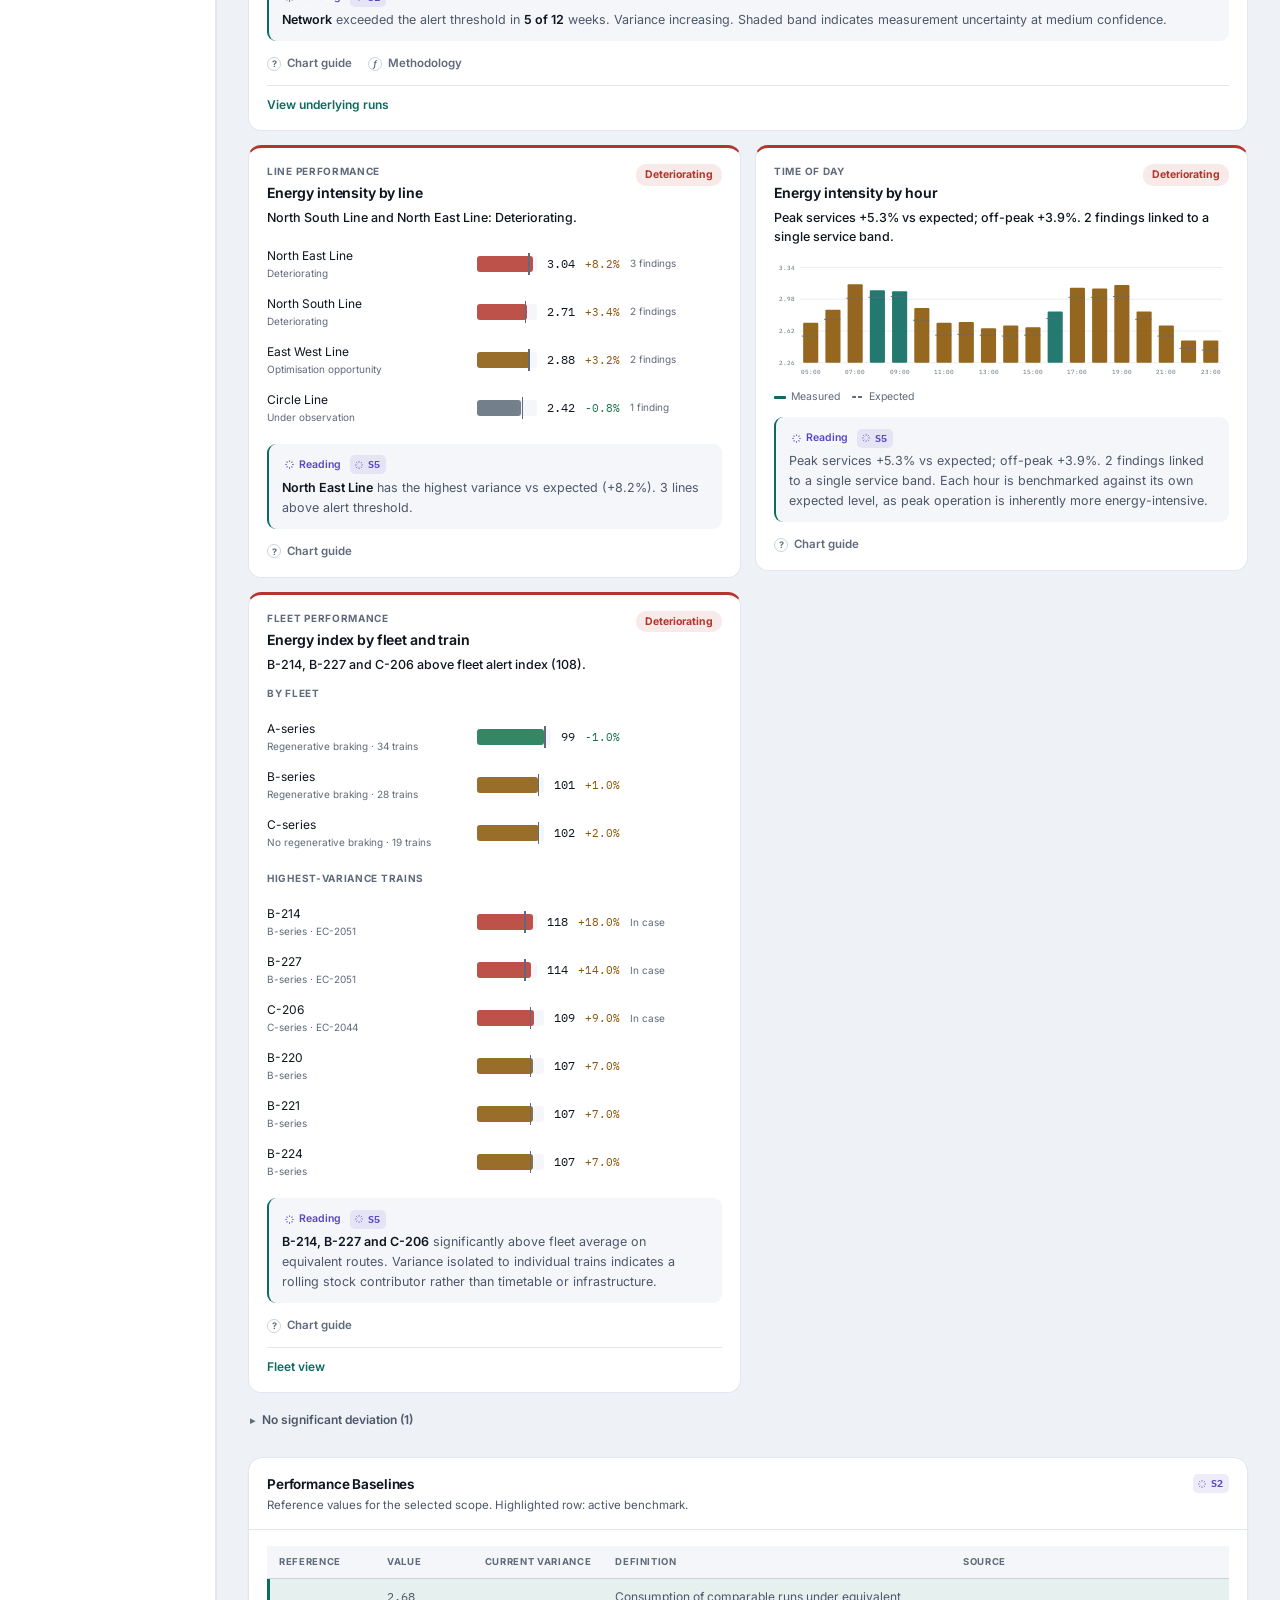
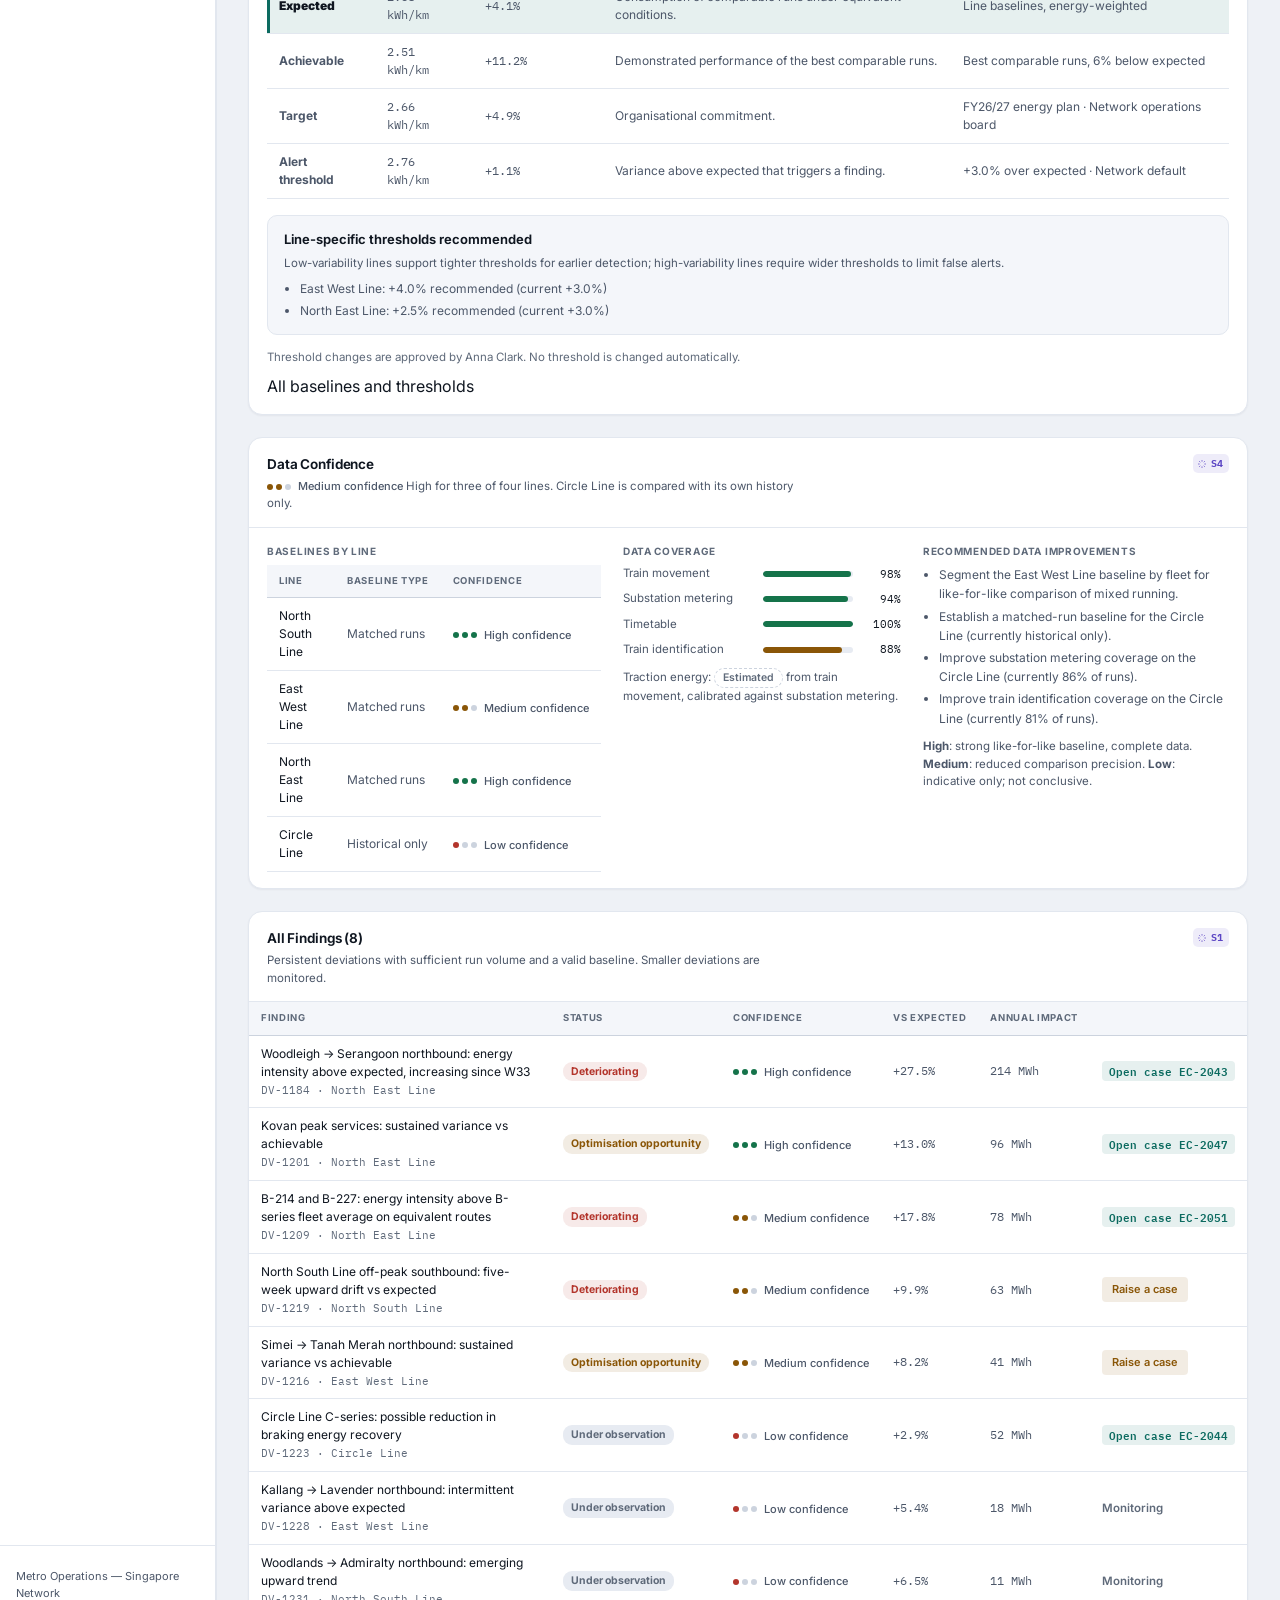
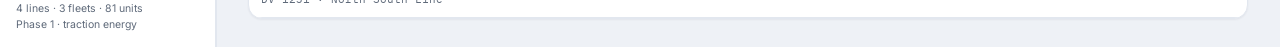
<file: ledger.html>
<!DOCTYPE html>
<html lang="en">
<head>
<meta charset="UTF-8">
<meta name="robots" content="noindex, nofollow, noarchive, nosnippet">
<meta name="googlebot" content="noindex, nofollow">
<title>HMAX · Ledger</title>
<meta name="viewport" content="width=device-width, initial-scale=1.0">
<script src="vendor/tailwind.js"></script>
<link rel="preconnect" href="https://fonts.googleapis.com">
<link href="https://fonts.googleapis.com/css2?family=Inter:wght@400;500;600;700;800&family=IBM+Plex+Mono:wght@400;500;600;700&display=swap" rel="stylesheet">
<link rel="stylesheet" href="shared.css">
<link rel="stylesheet" href="charts.css">
</head>
<body>
<div class="app-shell">
  <aside class="sidebar" id="sidebar"></aside>
  <main style="min-width:0">
    <div id="topbar"></div>
    <div id="main" class="px-8 py-7"></div>
  </main>
</div>

<script src="data.js"></script>
<script src="network.js"></script>
<script src="render.js"></script>
<script src="charts.js"></script>
<script src="shell.js"></script>
<script src="raise.js"></script>
<script>
(function () {
  var H = window.HMAX, R = H.render, Q = H.query, C = H.compute;

  var ctx = H.shell.mount({ workspace: 'ledger', crumb: 'Record', title: 'Ledger' });
  if (!ctx) return;
  var me = ctx.roleId, P = H.PORTFOLIO;

  var closed = Q.closedCases();

  /* A closed case is worth recording whatever the verdict. Rejections and
     inconclusive results are the entries that keep the number honest. */
  var VERDICT = {
    confirmed:    { label: 'Verified',     color: 'var(--green)', note: 'Measured improvement cleared the declared threshold.' },
    inconclusive: { label: 'Inconclusive', color: 'var(--amber)', note: 'Window completed but the result could not be separated from a confounder.' },
    rejected:     { label: 'Rejected',     color: 'var(--red)',   note: 'The trade-off was declined at the decision gate.' }
  };

  var header =
    '<p class="lede mb-6">Closed cases: modelled saving against measured result. Rejected and inconclusive outcomes are retained for estimate calibration.</p>' +

    '<div class="grid grid-cols-4 gap-3 mb-8">' +
      R.kpi('Closed', P.closed.total, 'cases',
        P.closed.verified + ' verified · ' + P.closed.inconclusive + ' inconclusive · ' + P.closed.rejected + ' rejected') +
      R.kpi('Realisation', P.realisationOnVerified, '%',
        'Of modelled savings, measured on verified cases only.', 'green') +
      R.kpi('Verified saving', P.savings.verifiedMWh, 'MWh/yr',
        'About ' + R.money(P.savings.verifiedValue) + ' a year at current tariff.') +
      R.kpi('Conversion', P.overallConversion, '%',
        'Of raised opportunity that reached implementation.') +
    '</div>';

  function closedCard(c) {
    var o = c.outcome;
    var v = VERDICT[o.verdict] || VERDICT.confirmed;
    return '<div class="surface rounded-xl p-5 mb-4">' +
      '<div class="flex items-start justify-between gap-6 mb-4">' +
        '<div style="min-width:0">' +
          '<div class="mono text-[11px]" style="color:var(--text-tertiary)">' + R.esc(c.id) +
            ' · closed ' + R.esc(String(o.at).slice(0, 10)) + '</div>' +
          '<div class="text-[15px] font-semibold mt-1">' + R.esc(c.title) + '</div>' +
          '<div class="text-[12px] mt-1" style="color:var(--text-secondary)">' + R.esc(R.whereOf(c)) + '</div>' +
        '</div>' +
        '<span class="action-class" style="flex-shrink:0;background:var(--bg-elev-3);color:' + v.color + '">' +
          R.esc(v.label) + '</span>' +
      '</div>' +

      R.realisationBar(c) +

      '<div class="text-[12.5px] mt-4" style="line-height:1.65">' + R.esc(o.reasoning) + '</div>' +

      '<div class="mt-4 pt-4 grid grid-cols-3 gap-4" style="border-top:1px solid var(--border-soft)" data-depth-min="L2">' +
        '<div><div class="stat-label">Measured on</div>' +
          '<div class="text-[12px] mt-1" style="color:var(--text-secondary)">' + R.esc(c.plan.basis) + '</div></div>' +
        '<div><div class="stat-label">Window</div>' +
          '<div class="text-[12px] mt-1" style="color:var(--text-secondary)">' + R.esc(c.plan.window) +
            ' · threshold ' + R.esc(c.plan.threshold) + '</div></div>' +
        '<div><div class="stat-label">Confirmed by</div>' +
          '<div class="text-[12px] mt-1" style="color:var(--text-secondary)">' + R.esc(o.by) + '</div></div>' +
      '</div>' +

      '<div class="mt-4" data-depth-min="L3">' +
        '<div class="stat-label mb-2">What was watched, and what it was assessed as</div>' +
        R.confounderRows(c) +
      '</div>' +

      '<div class="mt-4 pt-3.5 flex items-center gap-2" style="border-top:1px solid var(--border-soft)">' +
        R.sref('S10') + R.sref('S11') +
        '<a class="btn-ghost ml-auto" href="case.html?id=' + R.esc(c.id) + '">Open the full record</a>' +
      '</div>' +
    '</div>';
  }

  /* what this ledger is actually for: correcting the next estimate */
  var feedback =
    '<div class="surface rounded-xl p-5">' +
      '<div class="flex items-center gap-2 mb-1">' +
        '<div class="text-[13.5px] font-semibold">What the ledger changes</div>' +
        '<span class="ml-auto">' + R.sref('S11') + '</span></div>' +
      '<div class="text-[11.5px] mb-4" style="color:var(--text-secondary);line-height:1.6">' +
        'Closed results are not just reported. Realisation by lever is fed back into case ranking, ' +
        'so the next estimate of the same lever type is discounted by how that lever has actually behaved.</div>' +
      H.PRECEDENT.map(function (p) {
        var measured = p.verified != null && p.realisation != null;
        return '<div class="flex items-center gap-3 py-2.5" style="border-top:1px solid var(--border-soft)">' +
          '<span class="mono text-[11px]" style="color:var(--text-tertiary);width:60px">' + R.esc(p.caseId) + '</span>' +
          '<span class="text-[12px]" style="color:var(--text-secondary);flex:1">' + R.esc(p.lever) + '</span>' +
          '<span class="text-[10.5px]" style="color:var(--text-tertiary);width:74px">' + R.esc(p.window) + '</span>' +
          '<span class="mono text-[11.5px]" style="color:var(--text-secondary);width:126px;text-align:right">' +
            (measured ? p.modelled + ' → ' + p.verified + ' MWh'
                      : p.modelled + ' MWh · not measurable') + '</span>' +
          '<span class="mono text-[12.5px] font-bold" style="width:44px;text-align:right;color:' +
            (!measured ? 'var(--text-tertiary)' : p.realisation >= 85 ? 'var(--green)' : 'var(--amber)') + '">' +
            (measured ? p.realisation + '%' : '—') + '</span>' +
        '</div>';
      }).join('') +
      '<div class="text-[11px] mt-3 pt-3" style="border-top:1px solid var(--border-soft);color:var(--text-tertiary);line-height:1.55">' +
        'Inconclusive cases are excluded from realisation so they cannot inflate it, but they remain ' +
        'counted in conversion so the cost of an unmeasurable case is still visible.</div>' +
    '</div>';

  /* live interventions whose result is not in yet */
  var TREND = {
    'on track':  'var(--green)',
    'too early': 'var(--text-tertiary)',
    'at risk':   'var(--amber)'
  };
  var measuring =
    '<div class="surface rounded-xl p-5 mb-8">' +
      '<div class="flex items-center gap-2 mb-1">' +
        '<div class="text-[13.5px] font-semibold">In measurement</div>' +
        '<span class="ml-auto">' + R.sref('S10') + '</span></div>' +
      '<div class="text-[11.5px] mb-4" style="color:var(--text-secondary);line-height:1.6">' +
        'Implemented changes inside their declared measurement window. No result is claimed until the ' +
        'window closes and the plan\u2019s threshold is tested.</div>' +
      H.VERIFYING.map(function (v) {
        var pct = Math.round(v.elapsedWeeks / v.totalWeeks * 100);
        return '<div class="py-3.5" style="border-top:1px solid var(--border-soft)">' +
          '<div class="flex items-baseline gap-3 mb-2">' +
            '<span class="mono text-[11px]" style="color:var(--text-tertiary)">' + R.esc(v.caseId) + '</span>' +
            '<span class="text-[12.5px] font-semibold">' + R.esc(v.lever) + '</span>' +
            '<span class="text-[11.5px]" style="color:var(--text-secondary)">' + R.esc(v.scope) + '</span>' +
            '<span class="ml-auto text-[11px] font-semibold" style="color:' +
              (TREND[v.trend] || 'var(--text-tertiary)') + '">' + R.esc(v.trend) + '</span></div>' +
          '<div class="window-track"><span style="width:' + pct + '%"></span></div>' +
          '<div class="flex items-baseline gap-3 mt-2">' +
            '<span class="mono text-[10.5px]" style="color:var(--text-tertiary)">week ' +
              v.elapsedWeeks + ' of ' + v.totalWeeks + '</span>' +
            '<span class="mono text-[10.5px]" style="color:var(--text-tertiary)">' +
              v.modelled + ' MWh/yr modelled</span></div>' +
          '<div class="text-[11px] mt-1.5" style="color:var(--text-secondary);line-height:1.55">' +
            R.esc(v.trendDetail) + '</div>' +
        '</div>';
      }).join('') +
    '</div>';

  /* declined and inconclusive are a pattern worth reading */
  var declined =
    '<div class="surface rounded-xl p-5">' +
      '<div class="text-[13.5px] font-semibold mb-1">Where opportunity is being lost</div>' +
      '<div class="text-[11.5px] mb-4" style="color:var(--text-secondary);line-height:1.6">' +
        'Conversion by currency, read as a decision pattern rather than an analysis problem.</div>' +
      P.conversionByCurrency.map(function (r) {
        var cur = H.CURRENCIES[r.currency];
        var lost = r.raised - r.converted;
        return '<div class="py-3" style="border-top:1px solid var(--border-soft)">' +
          '<div class="flex items-baseline justify-between mb-1">' +
            '<span class="text-[12.5px] font-semibold">' + R.esc(cur.label) + '</span>' +
            '<span class="mono text-[12px] font-bold" style="color:' +
              (r.pct >= 80 ? 'var(--green)' : r.pct > 0 ? 'var(--amber)' : 'var(--red)') + '">' + r.pct + '%</span></div>' +
          '<div class="text-[11px]" style="color:var(--text-secondary);line-height:1.55">' +
            (lost > 0 ? lost + ' MWh/yr raised but not converted. ' : 'All raised opportunity converted. ') +
            R.esc(cur.desc) + '.</div>' +
        '</div>';
      }).join('') +
      '<div class="text-[11px] mt-3 pt-3" style="border-top:1px solid var(--border-soft);color:var(--text-tertiary);line-height:1.55">' +
        'Capacity-spending opportunities have never converted. That is a governance question for the ' +
        'currency holder, not a reason to stop raising them.</div>' +
    '</div>';

  document.getElementById('main').innerHTML =
    header +
    measuring +
    R.queueGroup('Closed cases', closed.length, 'result on record') +
    closed.map(closedCard).join('') +
    '<div class="grid grid-cols-2 gap-4 mt-6">' + feedback + declined + '</div>';
})();
</script>
</body>
</html>
</file>
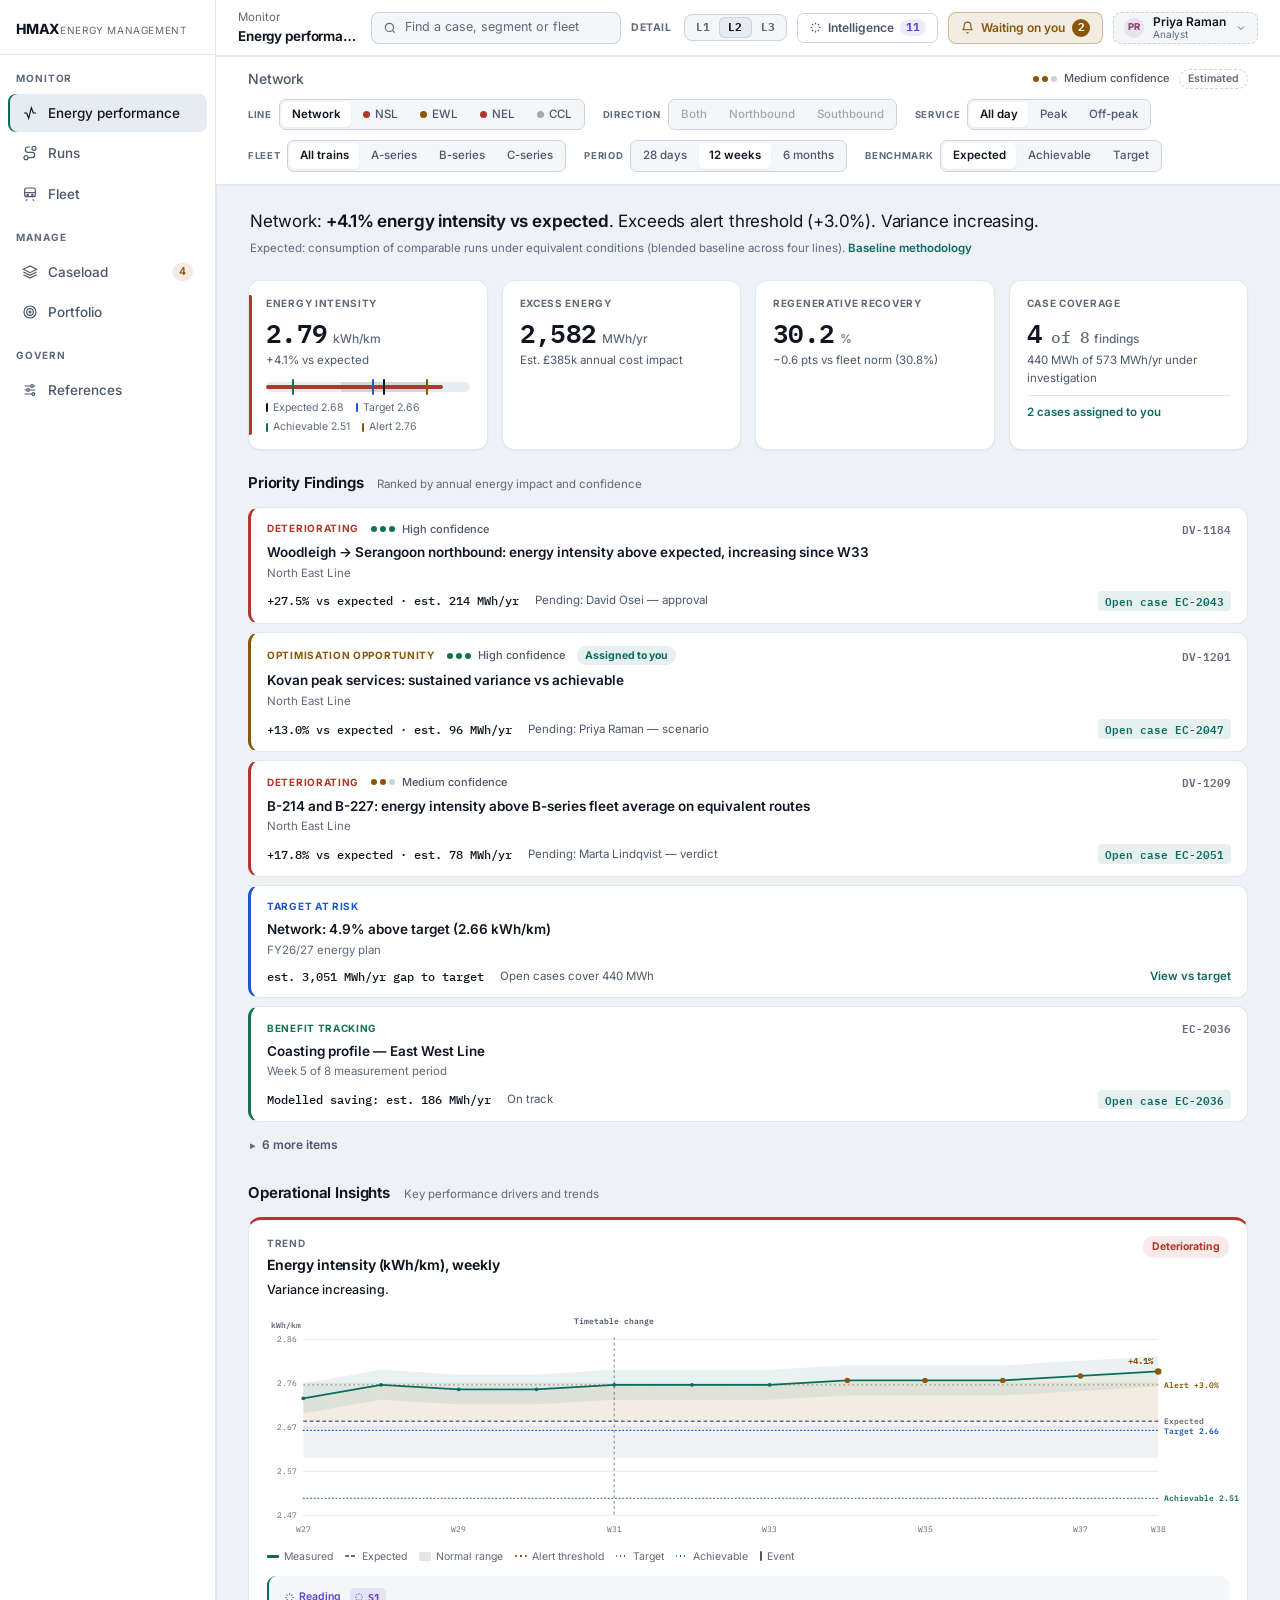
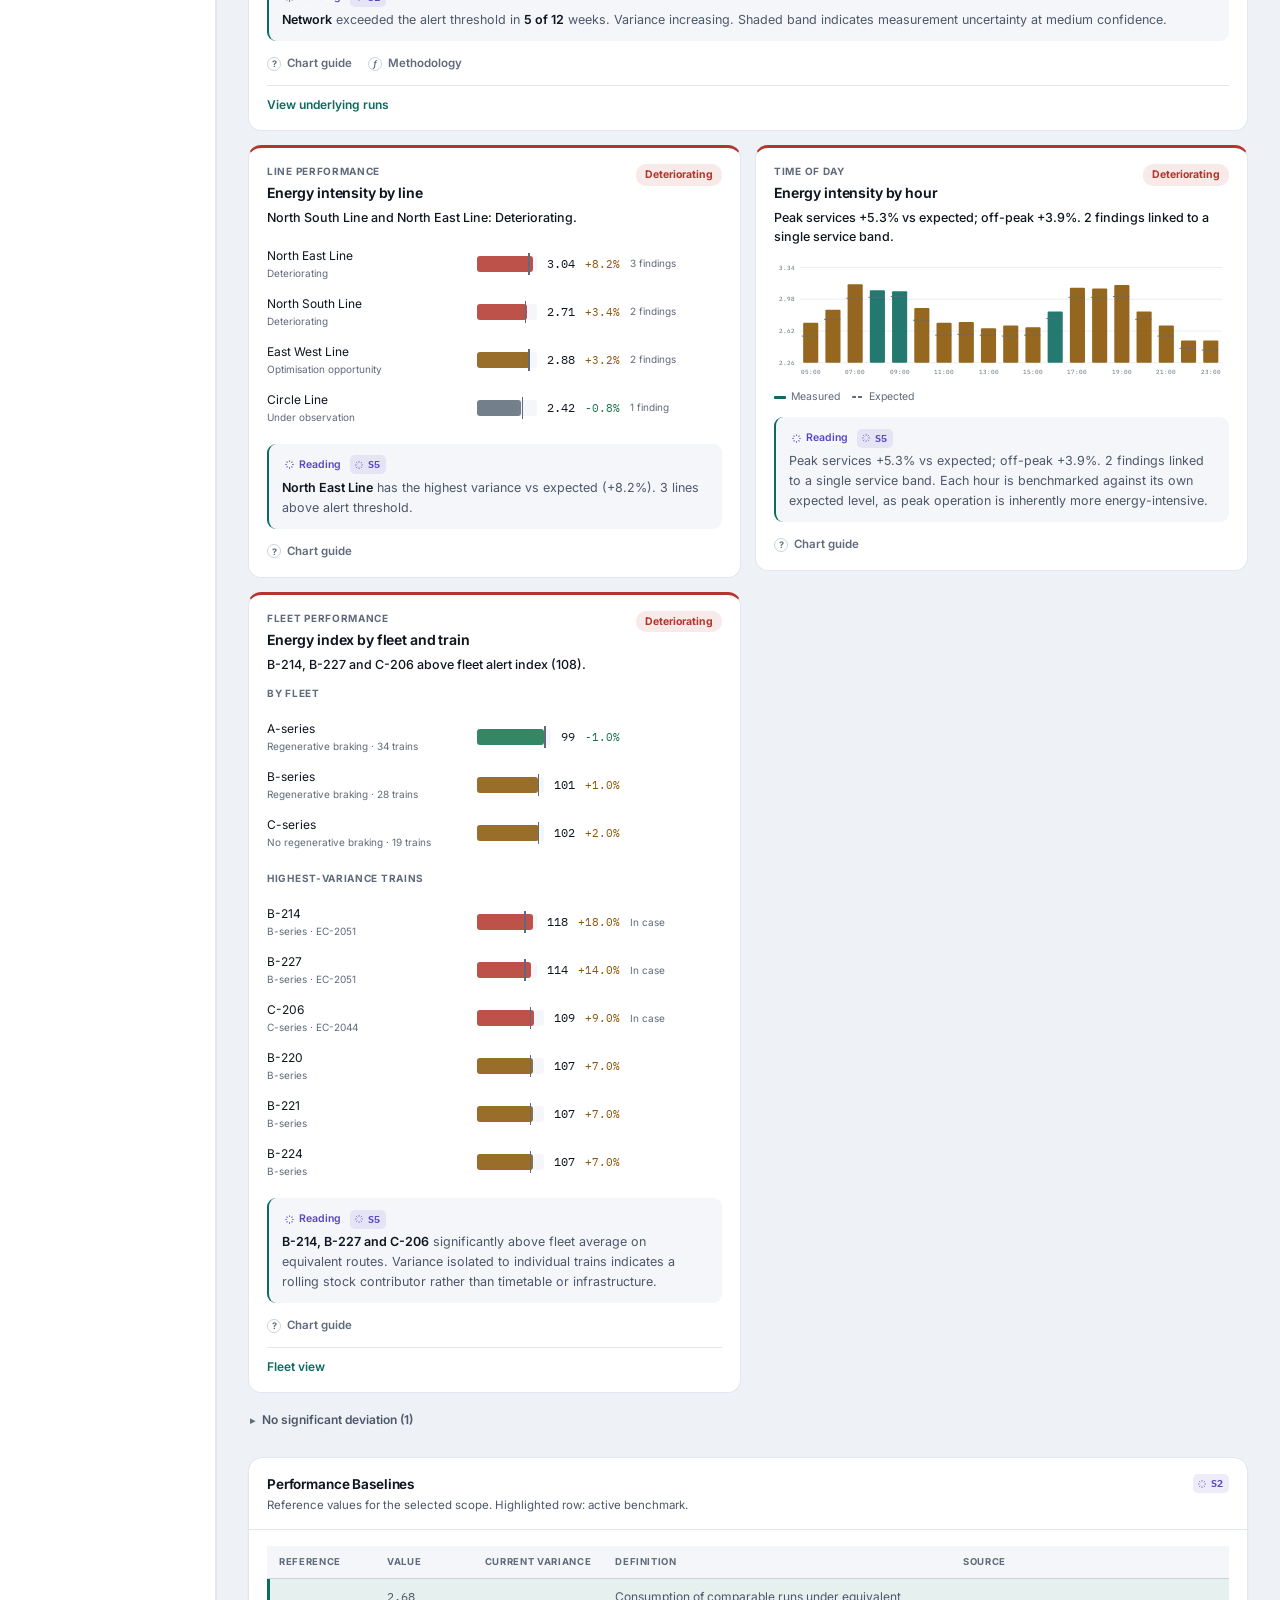
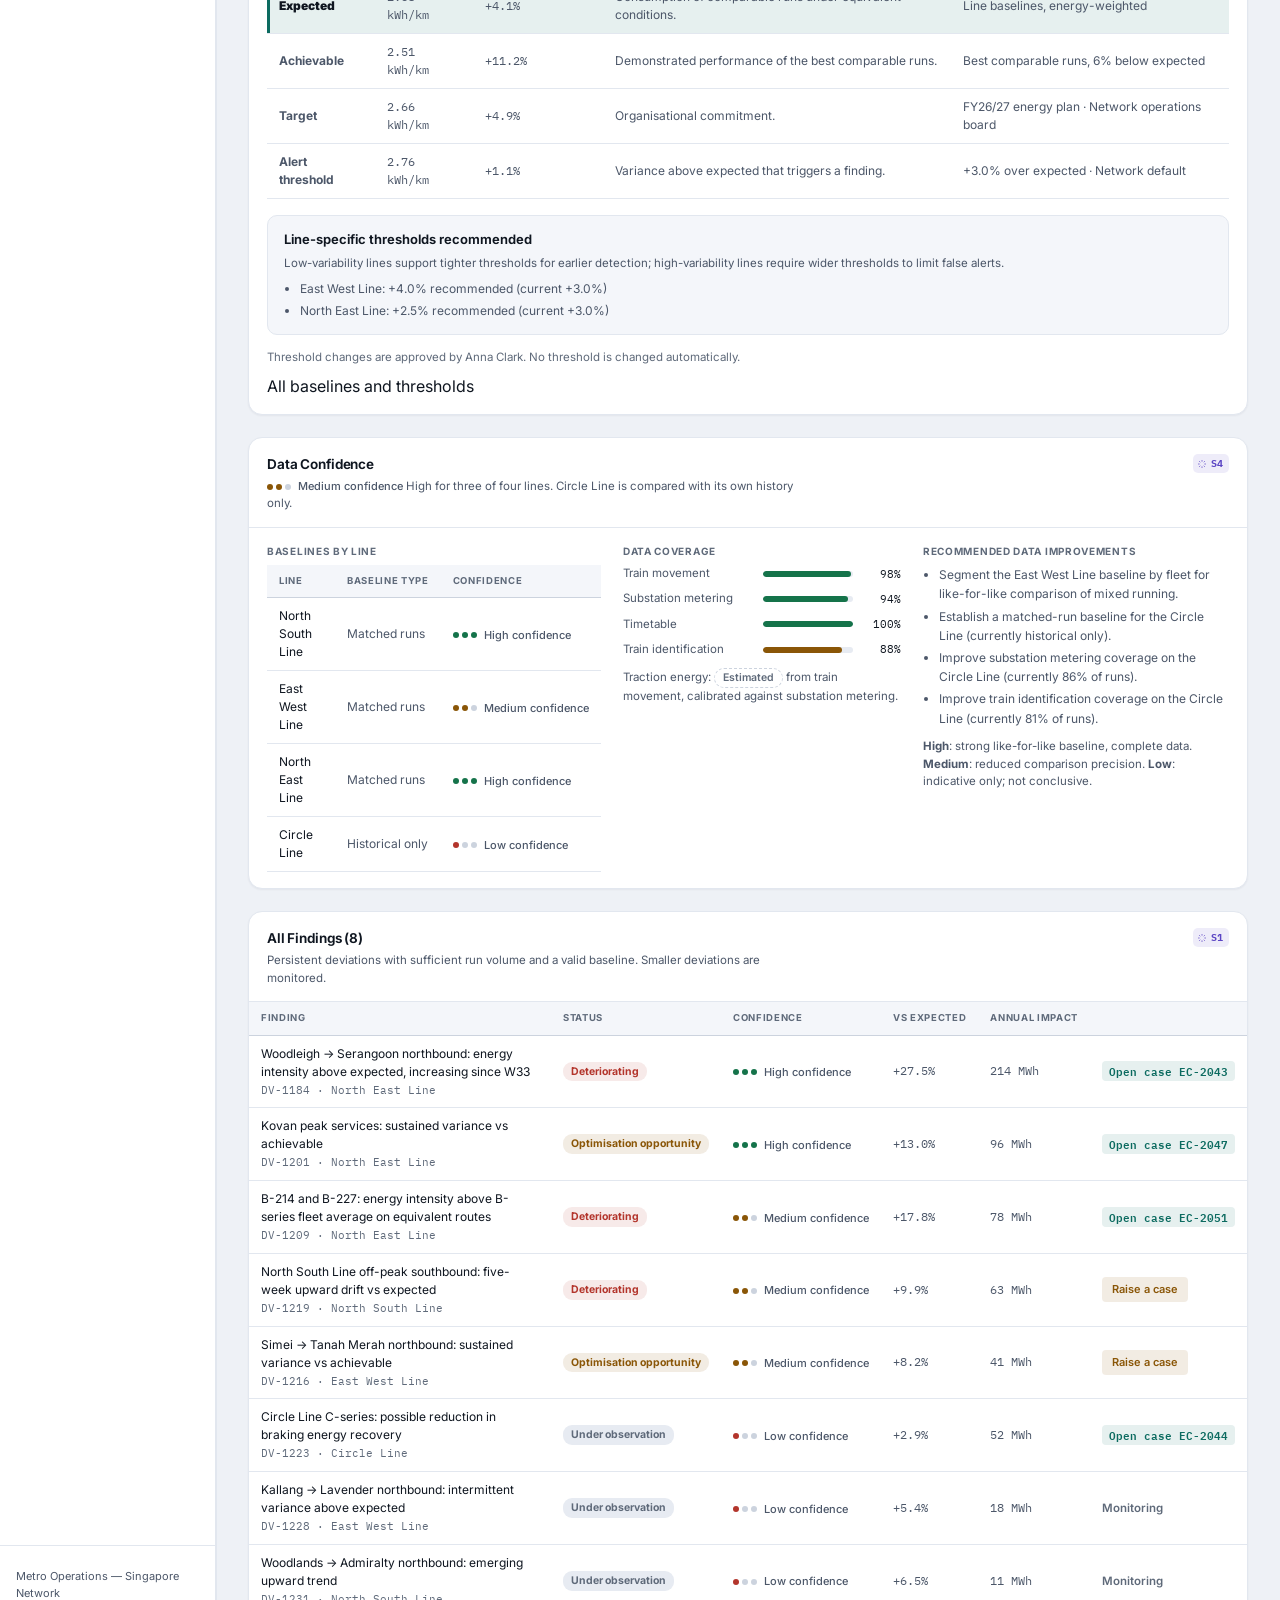
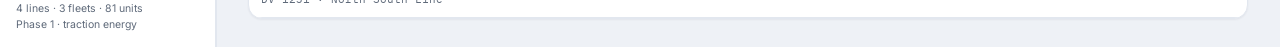
<file: overview.html>
<!DOCTYPE html>
<html lang="en">
<head>
<meta charset="UTF-8">
<meta name="robots" content="noindex, nofollow, noarchive, nosnippet">
<meta name="googlebot" content="noindex, nofollow">
<title>HMAX · Energy performance</title>
<meta name="viewport" content="width=device-width, initial-scale=1.0">
<script src="vendor/tailwind.js"></script>
<link rel="preconnect" href="https://fonts.googleapis.com">
<link href="https://fonts.googleapis.com/css2?family=Inter:wght@400;500;600;700;800&family=IBM+Plex+Mono:wght@400;500;600;700&display=swap" rel="stylesheet">
<link rel="stylesheet" href="shared.css">
<link rel="stylesheet" href="charts.css">
</head>
<body>
<div class="app-shell">
  <aside class="sidebar" id="sidebar"></aside>
  <main style="min-width:0">
    <div id="topbar"></div>
    <div id="main" class="px-8 py-7"></div>
  </main>
</div>

<script src="data.js"></script>
<script src="network.js"></script>
<script src="render.js"></script>
<script src="charts.js"></script>
<script src="shell.js"></script>
<script src="raise.js"></script>
<script>
/* Energy performance: one dashboard, scoped from the network down to a
   single section or finding. Overview first; the scope bar narrows it. */
(function () {
var H = window.HMAX, R = H.render, Q = H.query, N = H.net, X = H.charts, esc = R.esc;
var ctx = H.shell.mount({ workspace: 'overview', crumb: 'Monitor', title: 'Energy performance' });
if (!ctx) return;
var main = document.getElementById('main');

/* ------------------------------------------------------------ constants */
var T = N.TOTAL, REF = N.REFERENCES, FS = N.FLEET_SPEC, WL = N.WEEK_LABELS;
var SHORT = { L1: 'NSL', L2: 'EWL', L3: 'NEL', L4: 'CCL' };
var LINE_ORDER = ['L1', 'L2', 'L3', 'L4'];
var DIRS = ['Both', 'Northbound', 'Southbound'];
var BANDS = ['All', 'Peak', 'Off-peak'];
var FLEETS = ['All', 'A-series', 'B-series', 'C-series'];
var COMPARES = ['expected', 'achievable', 'target'];
var COMPARE_LABEL = { expected: 'Expected', achievable: 'Achievable', target: 'Target' };
var COMPARE_TEXT = { expected: 'expected', achievable: 'achievable', target: 'target' };
var PERIODS = [{ id: 'p28', label: '28 days' }, { id: 'p12w', label: '12 weeks' }, { id: 'p6m', label: '6 months' }];
var BF = { All: { v: 1, e: 1, r: 1 }, Peak: { v: 1.08, e: 1.068, r: 0.38 }, 'Off-peak': { v: 0.958, e: 0.96, r: 0.62 } };
var BF_LINE = { L1: { 'Off-peak': { v: 0.975, e: 0.96, r: 0.62 } }, L3: { Peak: { v: 1.09, e: 1.068, r: 0.38 } } };
var CW = { high: 1, medium: 0.7, low: 0.4 };
var ATT = {
  deterioration: { cls: 'det', label: 'Deteriorating', rank: 0 },
  opportunity:   { cls: 'opp', label: 'Optimisation opportunity', rank: 1 },
  unclear:       { cls: 'unc', label: 'Under observation', rank: 2 },
  target:        { cls: 'tgt', label: 'Target at risk', rank: 1 },
  outcome:       { cls: 'out', label: 'Benefit tracking', rank: 3 }
};
var PREF = { rse: ['trains'], opm: ['hour', 'where'] };
var K_HOP = 214 / (0.70 * 2.40 * 412);
var SEP = ' \u00b7 ';

/* -------------------------------------------------------------- helpers */
function has(o, k) { return o != null && Object.prototype.hasOwnProperty.call(o, k); }
function inArr(a, v) { return a.indexOf(v) > -1; }
function P(name, fb) {
  var v = H.shell.param(name, '');
  if (v == null || v === '') return fb;
  return String(v).replace(/\+/g, ' ');
}
function enc(s) { return encodeURIComponent(s); }
function can(ws) { return ctx.role.nav.indexOf(ws) > -1; }
function fmt(n, dp) { return X.fmt(n, dp == null ? 2 : dp); }
function pct(v, ref) { return (v - ref) / ref * 100; }
function signed(n, dp) {
  var r = Number(Math.abs(n).toFixed(dp == null ? 1 : dp));
  return (r === 0 ? '' : n > 0 ? '+' : '\u2212') + X.fmt(r, dp == null ? 1 : dp);
}
function lower(s) { return String(s).toLowerCase(); }
function lineName(id) { var l = R.lineOf(id); return l ? l.name : id; }
function mwhTxt(m) { return X.fmtInt(Math.round(m)) + ' MWh'; }
function gbp(m) { return R.money(Math.round(m * T.costPerMwh), T.currency); }
function mean(a, f) {
  if (!a.length) return null;
  var s = 0;
  a.forEach(function (x) { s += f(x); });
  return s / a.length;
}
function median(a) {
  if (!a.length) return 0;
  var b = a.slice().sort(function (x, y) { return x - y; });
  var m = Math.floor(b.length / 2);
  return b.length % 2 ? b[m] : (b[m - 1] + b[m]) / 2;
}
function stdev(a) {
  if (a.length < 2) return 0;
  var m = mean(a, function (x) { return x; }), s = 0;
  a.forEach(function (x) { s += (x - m) * (x - m); });
  return Math.sqrt(s / (a.length - 1));
}
function bfFor(lineId, band) {
  if (lineId && BF_LINE[lineId] && BF_LINE[lineId][band]) return BF_LINE[lineId][band];
  return BF[band] || BF.All;
}
function periodById(id) {
  var i;
  for (i = 0; i < PERIODS.length; i++) if (PERIODS[i].id === id) return PERIODS[i];
  return null;
}
function devById(id) {
  var i;
  for (i = 0; i < N.DEVIATIONS.length; i++) if (N.DEVIATIONS[i].id === id) return N.DEVIATIONS[i];
  return null;
}
function lineRunsFleet(lineId, fleet) {
  var l = N.lineById(lineId);
  return !!l && (fleet === 'All' || inArr(l.fleets, fleet));
}
function placeOf(d) {
  var p = String(d.scope || '').split(SEP);
  return p.length > 1 ? p[1] : (d.scope || '');
}
function trainRelated(d) {
  return !d.interstationId && !d.direction && !d.band && !!(d.units || d.fleetScope);
}
function severest(keys) {
  var best = null;
  keys.forEach(function (k) {
    if (k && ATT[k] && (best == null || ATT[k].rank < ATT[best].rank)) best = k;
  });
  return best;
}
function sortDevs(list) {
  return list.map(function (d, i) { return { d: d, i: i }; }).sort(function (a, b) {
    var wa = a.d.annualMWh * (CW[a.d.confidence] || 0.4), wb = b.d.annualMWh * (CW[b.d.confidence] || 0.4);
    return wb - wa || a.i - b.i;
  }).map(function (x) { return x.d; });
}

/* ----------------------------------------------------- scope from the URL */
var st = {
  line: P('line', null), dir: P('dir', 'Both'), band: P('band', 'All'), fleet: P('fleet', 'All'),
  hop: P('hop', null), finding: P('finding', null), compare: P('compare', 'expected'), period: P('period', 'p12w')
};
var focus = null, hop = null, L = null, err = null;

if (!inArr(DIRS, st.dir)) err = 'The direction \u201c' + st.dir + '\u201d is not recognised.';
else if (!inArr(BANDS, st.band)) err = 'The service band \u201c' + st.band + '\u201d is not recognised.';
else if (!inArr(FLEETS, st.fleet)) err = 'The fleet \u201c' + st.fleet + '\u201d is not recognised.';
else if (!inArr(COMPARES, st.compare)) err = 'The comparison \u201c' + st.compare + '\u201d is not recognised.';
else if (!periodById(st.period)) err = 'The period \u201c' + st.period + '\u201d is not recognised.';

if (!err && st.finding) {
  focus = devById(st.finding);
  if (!focus) err = 'Finding ' + st.finding + ' does not exist.';
  else {
    var fh = focus.interstationId ? N.hopById(focus.interstationId) : null;
    var dv = {
      line: focus.lineId, hop: focus.interstationId || null,
      dir: focus.direction || (fh ? fh.direction : 'Both'),
      band: focus.band || 'All', fleet: focus.fleetScope || 'All'
    };
    if (st.line && st.line !== dv.line) err = 'Finding ' + focus.id + ' is on the ' + lineName(dv.line) + ', not the ' + lineName(st.line) + '.';
    else if (st.hop && st.hop !== dv.hop) err = 'Finding ' + focus.id + ' is not about section ' + st.hop + '.';
    else if (st.dir !== 'Both' && st.dir !== dv.dir) err = 'Finding ' + focus.id + ' is not about ' + lower(st.dir) + ' services.';
    else if (st.band !== 'All' && st.band !== dv.band) err = 'Finding ' + focus.id + ' is not about the ' + lower(st.band) + ' band.';
    else if (st.fleet !== 'All' && st.fleet !== dv.fleet) err = 'Finding ' + focus.id + ' is not about the ' + st.fleet + '.';
    else { st.line = dv.line; st.hop = dv.hop; st.dir = dv.dir; st.band = dv.band; st.fleet = dv.fleet; }
  }
}
if (!err && st.hop) {
  hop = N.hopById(st.hop);
  if (!hop) err = 'Section ' + st.hop + ' does not exist.';
  else if (st.line && st.line !== hop.lineId) err = 'Section ' + hop.id + ' is on the ' + lineName(hop.lineId) + ', not the ' + lineName(st.line) + '.';
  else if (st.dir !== 'Both' && st.dir !== hop.direction) err = 'Section ' + hop.id + ' only carries ' + lower(hop.direction) + ' services.';
  else { st.line = hop.lineId; st.dir = hop.direction; }
}
if (!err && st.line) {
  L = N.lineById(st.line);
  if (!L) err = 'Line ' + st.line + ' does not exist.';
}
if (!err && st.dir !== 'Both' && !L) err = 'A direction only applies once a line is chosen.';
if (!err && st.fleet !== 'All') {
  if (!has(FS, st.fleet)) err = 'The fleet \u201c' + st.fleet + '\u201d is not recognised.';
  else if (L && !inArr(L.fleets, st.fleet)) err = 'The ' + st.fleet + ' does not run on the ' + lineName(L.id) + '.';
}

if (err) {
  main.innerHTML = R.cannotConclude('Scope unavailable', err,
      'The requested scope could not be resolved.') +
    '<p class="mt-4"><a class="cell-link" href="overview.html">Return to network view</a></p>';
  return;
}

var level = focus ? 'finding' : hop ? 'section' : L ? 'line' : 'network';
var chartLevel = hop ? 'section' : L ? 'line' : 'network';

/* Every control builds its link from the current scope plus one change, so
   narrowing never loses the comparison or the period the user picked. */
function url(ch) {
  var s = { line: st.line, dir: st.dir, band: st.band, fleet: st.fleet, hop: st.hop,
            finding: st.finding, compare: st.compare, period: st.period };
  if (has(ch, 'line')) {
    s.line = ch.line; s.hop = null; s.finding = null; s.dir = 'Both';
    if (s.line && s.fleet !== 'All' && !lineRunsFleet(s.line, s.fleet)) s.fleet = 'All';
  }
  if (has(ch, 'dir')) { s.dir = ch.dir; s.hop = null; s.finding = null; }
  if (has(ch, 'band')) { s.band = ch.band; s.finding = null; }
  if (has(ch, 'fleet')) { s.fleet = ch.fleet; s.finding = null; }
  if (has(ch, 'hop')) {
    s.hop = ch.hop; s.finding = null;
    if (ch.hop) { var h = N.hopById(ch.hop); if (h) { s.line = h.lineId; s.dir = h.direction; } }
  }
  if (has(ch, 'finding')) s.finding = ch.finding;
  if (has(ch, 'compare')) s.compare = ch.compare;
  if (has(ch, 'period')) s.period = ch.period;
  var q = [];
  if (s.finding) q.push('finding=' + enc(s.finding));
  else {
    if (s.hop) q.push('hop=' + enc(s.hop));
    else if (s.line) {
      q.push('line=' + enc(s.line));
      if (s.dir !== 'Both') q.push('dir=' + enc(s.dir));
    }
    if (s.band !== 'All') q.push('band=' + enc(s.band));
    if (s.fleet !== 'All') q.push('fleet=' + enc(s.fleet));
  }
  if (s.compare !== 'expected') q.push('compare=' + enc(s.compare));
  if (s.period !== 'p12w') q.push('period=' + enc(s.period));
  return 'overview.html' + (q.length ? '?' + q.join('&') : '');
}
function href(ch) { return esc(url(ch)); }

/* ----------------------------------------------------------- scope maths */
function unitsOn(lineId, fleet) {
  return N.UNITS.filter(function (u) {
    return (!lineId || u.line === lineId) && (!fleet || fleet === 'All' || u.fleet === fleet);
  });
}
function fleetRatio(lineId, fleet) {
  var one = { v: 1, e: 1, share: 1, regen: null };
  if (!fleet || fleet === 'All') return one;
  var all = unitsOn(lineId, 'All'), fu = unitsOn(lineId, fleet);
  if (!all.length || !fu.length) return one;
  function kw(u) { return u.kwhPerKm; }
  function bl(u) { return u.baseline; }
  return { v: mean(fu, kw) / mean(all, kw), e: mean(fu, bl) / mean(all, bl),
           share: fu.length / all.length, regen: mean(fu, function (u) { return u.regenPct; }) };
}
function dirRatio(lineId, dir) {
  if (!dir || dir === 'Both') return { v: 1, e: 1, share: 1 };
  var all = N.hopsFor({ lineId: lineId, direction: 'Both' });
  var dh = all.filter(function (h) { return h.direction === dir; });
  function kmw(hs, f) {
    var s = 0, k = 0;
    hs.forEach(function (h) { s += h.km * f(h); k += h.km; });
    return k ? s / k : 1;
  }
  function kw(h) { return h.kwhPerKm; }
  function bl(h) { return h.baseline; }
  if (!dh.length) return { v: 1, e: 1, share: 0.5 };
  return { v: kmw(dh, kw) / kmw(all, kw), e: kmw(dh, bl) / kmw(all, bl), share: 0.5 };
}
function lineScope(l, dir, band, fleet) {
  var fr = fleetRatio(l.id, fleet), dr = dirRatio(l.id, dir), bf = bfFor(l.id, band);
  var share = fr.share * dr.share * bf.r;
  return { v: l.kwhPerKm * fr.v * dr.v * bf.v, e: l.baseline * fr.e * dr.e * bf.e,
           mwh: l.mwh * share * bf.v, runs: Math.round(l.runs * share),
           regen: fr.regen != null ? fr.regen : l.regenPct };
}
function networkScope(band, fleet) {
  if (fleet === 'All') {
    var bf = BF[band] || BF.All;
    return { v: T.kwhPerKm * bf.v, e: T.baseline * bf.e, mwh: T.mwh * bf.r * bf.v,
             runs: Math.round(T.runs * bf.r), regen: T.regenPct };
  }
  var sv = 0, se = 0, sm = 0, sr = 0, sg = 0;
  N.LINES.forEach(function (l) {
    if (!inArr(l.fleets, fleet)) return;
    var s = lineScope(l, 'Both', band, fleet);
    sv += s.v * s.mwh; se += s.e * s.mwh; sg += s.regen * s.mwh; sm += s.mwh; sr += s.runs;
  });
  if (!sm) return networkScope(band, 'All');
  return { v: sv / sm, e: se / sm, mwh: sm, runs: sr, regen: sg / sm };
}
function matchFinding(hopId, band, fleet) {
  var i, d;
  for (i = 0; i < N.DEVIATIONS.length; i++) {
    d = N.DEVIATIONS[i];
    if (d.interstationId === hopId && (d.band || 'All') === band && (d.fleetScope || 'All') === fleet) return d;
  }
  return null;
}
function hopScope(h, band, fleet) {
  var m = matchFinding(h.id, band, fleet);
  if (m) return { v: m.kwhPerKm, e: m.baseline, runs: m.runs, regen: h.regenPct, finding: m };
  var bf = bfFor(h.lineId, band), fr = fleetRatio(h.lineId, fleet);
  return { v: h.kwhPerKm * bf.v * fr.v, e: h.baseline * bf.e * fr.e,
           runs: Math.round(h.runs * bf.r * fr.share), regen: h.regenPct, finding: null };
}
function scopeFor(band) {
  if (hop) return hopScope(hop, band, st.fleet);
  if (L) return lineScope(L, st.dir, band, st.fleet);
  return networkScope(band, st.fleet);
}

var S = scopeFor(st.band), S0 = scopeFor('All');
if (focus) {
  var fUnits = focus.units ? focus.units.map(function (id) { return N.unitById(id); }).filter(function (u) { return !!u; }) : [];
  S = { v: focus.kwhPerKm, e: focus.baseline, runs: focus.runs, mwh: S.mwh,
        regen: hop ? hop.regenPct : fUnits.length ? mean(fUnits, function (u) { return u.regenPct; }) : S.regen };
}
var basis = focus || (hop ? matchFinding(hop.id, st.band, st.fleet) : null);

function excessFor(v, ref) {
  if (ref == null || v <= ref) return 0;
  if (basis) return basis.annualMWh * (v - ref) / (basis.kwhPerKm - basis.baseline);
  if (hop) return (v - ref) * hop.km * S.runs * K_HOP;
  return S.mwh * (v - ref) / v * 52 / 12;
}

/* ------------------------------------------------------------ references */
var owner = L ? REF.lines[L.id] : REF.network;
var recSrc = hop ? REF.section : owner;
var refs = { expected: S.e };
var alertPct, compareNote = '';
if (hop) {
  refs.target = null;
  refs.achievable = L.id === 'L4' ? null : S.e * REF.achievableRatio;
  alertPct = REF.section.alertPct;
} else {
  var scale = S.e / (L ? L.baseline : T.baseline);
  refs.target = owner.target != null ? owner.target * scale : null;
  refs.achievable = owner.achievable != null ? owner.achievable * scale : null;
  alertPct = owner.alertPct;
}
refs.alert = S.e * (1 + alertPct / 100);
function nullReason(c) {
  if (c === 'target') return hop ? 'Targets are defined at line level.' : 'No target defined for this scope.';
  if (c === 'achievable') return 'Achievable level unavailable: no matched-run baseline for the Circle Line.';
  return '';
}
var cmp = st.compare;
if (refs[cmp] == null) { compareNote = nullReason(cmp) + ' Displaying variance against expected.'; cmp = 'expected'; }
var refVal = refs[cmp];

var regenFleet = st.fleet !== 'All' ? st.fleet : null;
function lineRegenRef(lineId) {
  var us = unitsOn(lineId, 'All');
  return us.length ? mean(us, function (u) { return FS[u.fleet] ? FS[u.fleet].baseRegen : 0; }) : 0;
}
var regenRef;
if (regenFleet) regenRef = FS[regenFleet].baseRegen;
else if (L) regenRef = lineRegenRef(L.id);
else {
  var rs = 0, rm = 0;
  N.LINES.forEach(function (l) { rs += lineRegenRef(l.id) * l.mwh; rm += l.mwh; });
  regenRef = rs / rm;
}
var noRegen = regenFleet === 'C-series' || (L && L.id === 'L4');

/* ------------------------------------------------------------ confidence */
var confLevel, confWhy;
if (focus) {
  confLevel = focus.confidence;
  confWhy = focus.limitedBy || (X.fmtInt(focus.runs) + ' runs, ' + R.plural(focus.weeks, 'week', 'weeks') +
    '; matched-run baseline.');
} else {
  confLevel = owner.confidence;
  confWhy = owner.confidenceWhy;
}
if ((st.fleet === 'C-series' || (L && L.id === 'L4')) && confLevel !== 'low') {
  confLevel = 'low';
  confWhy = 'Circle Line and C-series baselines use historical data only; C-series trains have no regenerative braking.';
}

/* ----------------------------------------------------------------- trend */
function synth(key, att, pers, start, v, e) {
  var rnd = N.seed(key), out = [], i, n = WL.length, val;
  for (i = 0; i < n; i++) {
    var b = e * (1 + (rnd() - 0.5) * 0.008);
    if (pers === 'intermittent') val = i % 3 === 2 ? v * (1 + (rnd() - 0.5) * 0.01) : e * (1 + (rnd() - 0.5) * 0.012);
    else if (pers === 'emerging') val = i === n - 1 ? v : e * (1 + (rnd() - 0.5) * 0.012);
    else if (att === 'deterioration') {
      val = i < start ? e * (1.015 + (rnd() - 0.5) * 0.01)
                      : e * 1.02 + (v - e * 1.02) * ((i - start + 1) / (n - start));
    } else val = v * (1 + (rnd() - 0.5) * 0.012);
    out.push({ week: WL[i], value: val, baseline: b });
  }
  out[n - 1].value = v; out[n - 1].baseline = e;
  return out;
}
function scaledTrend(src, v, e, gapIdx) {
  var last = src[src.length - 1];
  var fv = v / last.value, fe = e / last.baseline;
  return src.map(function (p, i) {
    return { week: p.week, value: inArr(gapIdx, i) ? null : p.value * fv, baseline: p.baseline * fe };
  });
}
var trend;
if (basis) {
  var bStart = basis.since && WL.indexOf(basis.since) > -1 ? WL.indexOf(basis.since) : WL.length - basis.weeks;
  trend = synth(basis.id + (hop ? hop.id : ''), basis.attention, basis.persistence, bStart, S.v, S.e);
} else if (hop) {
  trend = synth(hop.id + st.band + st.fleet, S.v > refs.alert ? 'opportunity' : null, 'sustained', 0, S.v, S.e);
} else {
  trend = scaledTrend(L ? L.trend : T.trend, S.v, S.e, L && N.DATA_GAPS[L.id] ? N.DATA_GAPS[L.id] : []);
}

function trendAtt(tr, aPct, conf) {
  var g = tr.map(function (p) { return p.value == null ? null : pct(p.value, p.baseline); });
  function avg(a) {
    var s = 0, n = 0;
    a.forEach(function (x) { if (x != null) { s += x; n++; } });
    return n ? s / n : 0;
  }
  var gEnd = g[g.length - 1];
  if (!(gEnd > 0)) return null;
  if (avg(g.slice(-4)) - avg(g.slice(0, 4)) > 1) return 'deterioration';
  if (gEnd > aPct) return 'opportunity';
  if (conf === 'low' && gEnd > 0) return 'unclear';
  return null;
}

/* ------------------------------------------------------ findings in scope */
function inScope(d) {
  if (L && d.lineId !== L.id) return false;
  if (st.dir !== 'Both' && d.direction && d.direction !== st.dir) return false;
  if (st.band !== 'All' && d.band && d.band !== st.band) return false;
  if (st.fleet !== 'All') {
    if (d.fleetScope && d.fleetScope !== st.fleet) return false;
    if (!lineRunsFleet(d.lineId, st.fleet)) return false;
  }
  if (hop && d.interstationId !== hop.id) return false;
  return true;
}
var scoped = sortDevs(N.DEVIATIONS.filter(inScope));
var others = scoped.filter(function (d) { return !focus || d.id !== focus.id; });

function lineStatus(l) {
  var r = REF.lines[l.id];
  return trendAtt(l.trend, r.alertPct, r.confidence) ||
    severest(N.DEVIATIONS.filter(function (d) { return d.lineId === l.id; }).map(function (d) { return d.attention; }));
}
var STATUS = {};
N.LINES.forEach(function (l) { STATUS[l.id] = lineStatus(l); });

var pageAtt = basis ? basis.attention : trendAtt(trend, alertPct, confLevel);
if (!basis && L && !hop && !pageAtt && STATUS[L.id] && st.dir === 'Both' && st.band === 'All' && st.fleet === 'All') pageAtt = STATUS[L.id];

var gapE = pct(S.v, S.e), gapC = pct(S.v, refVal);
var excessE = excessFor(S.v, S.e), excessC = excessFor(S.v, refVal);
var bl = L ? Q.baselineById(L.baselineId) : null;

function caseAwait(caseId) {
  var c = caseId ? Q.caseById(caseId) : null;
  return c && c.awaiting ? c.awaiting : null;
}
function waitsOnMe(d) { var a = caseAwait(d.caseId); return !!a && a.role === ctx.roleId; }
function caseLink(id) { return '<a class="case-link" href="case.html?id=' + esc(enc(id)) + '">Open case ' + esc(id) + '</a>'; }
function raiseBtn(id) { return '<button type="button" class="raise-link" data-raise="' + esc(id) + '">Raise a case</button>'; }
function actionFor(d) {
  if (d.caseId) return caseLink(d.caseId);
  if (d.state === 'candidate') return raiseBtn(d.id);
  return '<span class="att-watch">Monitoring</span>';
}
function subjectOf() {
  if (focus && trainRelated(focus)) {
    return (focus.units && focus.units.length ? andList(focus.units) : focus.fleetScope + ' trains') + ' on the ' + lineName(focus.lineId);
  }
  if (hop) return hop.label;
  if (L) return lineName(L.id);
  return 'Network';
}
function subjPlural() {
  return !!(focus && trainRelated(focus) && !(focus.units && focus.units.length === 1));
}
function vb(one, many) { return subjPlural() ? many : one; }
function qualifiers() {
  var q = [];
  if (st.dir !== 'Both') q.push(lower(st.dir));
  if (st.band !== 'All') q.push(lower(st.band) + ' services');
  if (st.fleet !== 'All' && !(focus && trainRelated(focus))) q.push(st.fleet + ' trains');
  return q;
}

/* ------------------------------------------------------------- scope bar */
function seg(label, items) {
  return '<div class="sb-group"><span class="sb-label">' + esc(label) + '</span><div class="seg">' +
    items.map(function (it) {
      if (it.off) return '<span class="off" title="' + esc(it.off) + '">' + it.html + '</span>';
      return '<a class="' + (it.on ? 'on' : '') + '" href="' + href(it.ch) + '">' + it.html + '</a>';
    }).join('') + '</div></div>';
}
function dot(att) { return att && ATT[att] ? '<span class="sd sd-' + ATT[att].cls + '" title="' + esc(ATT[att].label) + '"></span>' : '<span class="sd"></span>'; }

function scopeBar() {
  var crumb = ['<a href="overview.html">Network</a>'];
  if (L) crumb.push(hop || focus ? '<a href="' + href({ line: L.id }) + '">' + esc(lineName(L.id)) + '</a>' : '<span>' + esc(lineName(L.id)) + '</span>');
  if (hop) crumb.push(focus ? '<a href="' + href({ hop: hop.id }) + '">' + esc(hop.label) + '</a>' : '<span>' + esc(hop.label) + '</span>');
  else if (focus) crumb.push('<span>' + esc(placeOf(focus)) + '</span>');
  if (focus) crumb.push('<span class="mono">' + esc(focus.id) + '</span>');

  var chips = [];
  if (st.dir !== 'Both') chips.push({ t: st.dir, ch: { dir: 'Both' } });
  if (st.band !== 'All') chips.push({ t: st.band + ' services', ch: { band: 'All' } });
  if (st.fleet !== 'All') chips.push({ t: st.fleet, ch: { fleet: 'All' } });
  if (st.compare !== 'expected') chips.push({ t: 'vs ' + COMPARE_LABEL[st.compare], ch: { compare: 'expected' } });

  var lines = [{ html: 'Network', on: !L, ch: { line: null } }];
  LINE_ORDER.forEach(function (id) {
    lines.push({ html: dot(STATUS[id]) + SHORT[id], on: L && L.id === id, ch: { line: id } });
  });
  var dirs = DIRS.map(function (d) {
    return { html: d === 'Both' ? 'Both' : d, on: st.dir === d, ch: { dir: d }, off: L ? null : 'Available at line level' };
  });
  var bands = BANDS.map(function (b) { return { html: b === 'All' ? 'All day' : b, on: st.band === b, ch: { band: b } }; });
  var fleets = FLEETS.map(function (f) {
    var off = L && f !== 'All' && !inArr(L.fleets, f) ? 'The ' + f + ' does not run on the ' + lineName(L.id) + '.' : null;
    return { html: f === 'All' ? 'All trains' : f, on: st.fleet === f, ch: { fleet: f }, off: off };
  });
  var periods = PERIODS.map(function (p) { return { html: p.label, on: st.period === p.id, ch: { period: p.id } }; });
  var compares = COMPARES.map(function (c) {
    return { html: COMPARE_LABEL[c], on: cmp === c, ch: { compare: c }, off: refs[c] == null ? nullReason(c) : null };
  });

  var pick = '';
  if (L) {
    var hs = N.hopsFor({ lineId: L.id, direction: 'Both' });
    var groups = ['Northbound', 'Southbound'].map(function (d) {
      var list = hs.filter(function (h) { return h.direction === d; });
      if (!list.length) return '';
      return '<div class="sb-pick-col"><div class="sb-label">' + esc(d) + '</div>' + list.map(function (h) {
        var f = matchFinding(h.id, 'All', 'All') || matchFinding(h.id, 'Peak', 'All');
        return '<a class="' + (hop && hop.id === h.id ? 'on' : '') + '" href="' + href({ hop: h.id }) + '">' +
          esc(h.label) + (f ? dot(f.attention) : '') + '</a>';
      }).join('') + '</div>';
    }).join('');
    pick = '<details class="sb-pick"><summary>' + (hop ? 'Change section' : 'Select section') + '</summary>' +
      '<div class="sb-pick-body">' + groups + '</div></details>';
  }

  return '<div class="scopebar">' +
    '<div class="sb-row">' +
      '<nav class="sb-crumb">' + crumb.join('<span class="sb-sep">\u203a</span>') + '</nav>' +
      '<div class="sb-chips">' + chips.map(function (c) {
        return '<a class="sb-chip" href="' + href(c.ch) + '" title="Remove">' + esc(c.t) + '<span aria-hidden="true">\u00d7</span></a>';
      }).join('') + '</div>' +
      '<div class="sb-conf">' + X.conf(confLevel, confWhy) + X.estTag() + '</div>' +
    '</div>' +
    '<div class="sb-row sb-controls">' +
      seg('Line', lines) + seg('Direction', dirs) + seg('Service', bands) + seg('Fleet', fleets) +
      seg('Period', periods) + seg('Benchmark', compares) + pick +
    '</div>' +
  '</div>';
}

/* --------------------------------------------------------- focus banner */
function whereSentence(d) {
  if (trainRelated(d)) {
    var who = d.units ? placeOf(d) : placeOf(d) + ' trains';
    return 'Scope: ' + who + ' on the ' + lineName(d.lineId) + '. Train-related finding; not location-specific.';
  }
  var s = 'Scope: ' + (st.dir !== 'Both' ? lower(st.dir) + ' services' : 'all services');
  if (st.band !== 'All') s += ' in the ' + lower(st.band) + ' band';
  if (st.fleet !== 'All') s += ' on ' + st.fleet + ' trains';
  if (hop) s += ' between ' + hop.from + ' and ' + hop.to;
  else if (placeOf(d).indexOf(' \u2192 ') > -1) {
    var ab = placeOf(d).split(' \u2192 ');
    s += ' between ' + ab[0] + ' and ' + ab[1];
  }
  return s + ' on the ' + lineName(d.lineId) + '.';
}
function focusBanner() {
  if (!focus) return '';
  var a = ATT[focus.attention];
  var caseLine = '', act = [];
  if (focus.caseId) {
    var c = Q.caseById(focus.caseId), aw = caseAwait(focus.caseId);
    caseLine = 'Case ' + esc(focus.caseId) + (c ? SEP + esc(R.stageOf(c).label) : '') +
      (aw ? SEP + 'Pending: ' + esc(R.personOf(aw.role)) + (aw.role === ctx.roleId ? ' (you)' : '') + ' \u2014 ' + esc(aw.what) : '');
    act.push(caseLink(focus.caseId));
  } else if (focus.state === 'held') {
    caseLine = 'Status: Monitoring. Escalates automatically if the deviation persists; no change is proposed.';
  } else {
    caseLine = 'Status: Not assigned to a case.';
    act.push(raiseBtn(focus.id));
  }
  act.push('<a class="cell-link" href="' + href({ finding: null }) + '">Clear selection</a>');
  return '<section class="focus-banner fb-' + a.cls + '">' +
    '<div class="fb-top"><span class="att-kind">' + esc(a.label) + '</span>' + X.conf(focus.confidence, confWhy) +
      '<span class="mono fb-id">' + esc(focus.id) + '</span></div>' +
    '<h2 class="fb-title">' + esc(focus.finding) + '</h2>' +
    '<p class="fb-where">' + esc(whereSentence(focus)) + '</p>' +
    '<p class="fb-meta mono">' + fmt(focus.kwhPerKm) + ' kWh/km vs ' + fmt(focus.baseline) + ' expected' + SEP +
      X.fmtInt(focus.runs) + ' runs' + SEP + esc(R.plural(focus.weeks, 'week', 'weeks')) + SEP +
      'est. ' + mwhTxt(focus.annualMWh) + '/yr (' + esc(gbp(focus.annualMWh)) + ')</p>' +
    '<p class="fb-case">' + caseLine + '</p>' +
    '<div class="fb-actions">' + act.join('') + '</div>' +
  '</section>';
}

/* ---------------------------------------------------------------- status */
function trendClause(att) {
  if (att === 'deterioration') return 'Variance increasing' + (basis && basis.since ? ' since ' + basis.since : '') + '.';
  if (att === 'opportunity') return 'Consistently above expected with no deterioration.';
  if (att === 'unclear') return 'Signal not yet distinguishable from normal variation.';
  return 'No sustained change in period.';
}
function statusBlock() {
  var q = qualifiers();
  var subj = subjectOf() + (q.length ? ' (' + q.join(', ') + ')' : '');
  var verb = Math.abs(gapC) < 0.05 ? 'in line with ' + COMPARE_TEXT[cmp]
    : signed(gapC) + '% energy intensity vs ' + COMPARE_TEXT[cmp];
  var alertC = gapE > alertPct ? 'Exceeds alert threshold (+' + X.fmt(alertPct, 1) + '%).'
    : gapE > 0 ? 'Within alert threshold (+' + X.fmt(alertPct, 1) + '%).'
    : 'At or below expected.';
  if (cmp !== 'expected') alertC = signed(gapE) + '% vs expected. ' + alertC;
  return '<section class="status">' +
    '<p class="status-line">' + esc(subj) + ': <strong>' + esc(verb) + '</strong>. ' + esc(alertC) + ' ' + esc(trendClause(pageAtt)) + '</p>' +
    (compareNote ? '<p class="status-note">' + esc(compareNote) + '</p>' : '') +
    '<p class="status-meta">Expected: consumption of comparable runs under equivalent conditions (' +
      (bl ? esc(bl.label) + SEP + esc(bl.id) + ' v' + esc(String(bl.version)) : 'blended baseline across four lines') +
      '). <a class="cell-link" href="#references">Baseline methodology</a></p>' +
  '</section>';
}

/* -------------------------------------------------------------- KPI tiles */
var findingsHere = focus
  ? sortDevs(N.DEVIATIONS.filter(function (d) { return d.lineId === L.id && d.id !== focus.id; }))
  : scoped;

function tile(o) {
  return '<div class="kt' + (o.tone ? ' kt-' + o.tone : '') + '">' +
    '<div class="kt-label">' + o.label + '</div>' +
    '<div class="kt-value mono">' + o.value + (o.unit ? '<span class="kt-unit">' + esc(o.unit) + '</span>' : '') + '</div>' +
    '<div class="kt-sub">' + o.sub + '</div>' + (o.extra || '') +
  '</div>';
}
function kpiTiles() {
  var t1 = tile({
    label: 'Energy intensity', value: fmt(S.v), unit: 'kWh/km',
    tone: gapE > alertPct ? 'bad' : gapE > 0 ? 'warn' : 'good',
    sub: esc(signed(gapC)) + '% vs ' + esc(COMPARE_TEXT[cmp]),
    extra: X.bullet({ value: S.v, expected: S.e, band: alertPct / 100, target: refs.target, achievable: refs.achievable })
  });
  var t2 = tile({
    label: 'Excess energy' + (cmp !== 'expected' ? ' vs ' + esc(lower(COMPARE_LABEL[cmp])) : ''), value: excessC > 0 ? X.fmtInt(Math.round(excessC)) : '0', unit: 'MWh/yr',
    sub: excessC > 0 ? 'Est. ' + esc(gbp(excessC)) + ' annual cost impact' : 'At or below ' + esc(COMPARE_TEXT[cmp]),
    extra: cmp !== 'expected' && excessE > 0 ? '<div class="kt-foot">Includes ' + esc(mwhTxt(excessE)) + ' above expected</div>' : ''
  });
  var regenD = S.regen - regenRef;
  var t3 = tile({
    label: 'Regenerative recovery', value: X.fmt(S.regen, 1), unit: '%',
    tone: noRegen ? null : regenD < -1 ? 'warn' : null,
    sub: noRegen ? 'Reference only: C-series trains have no regenerative braking'
      : esc(signed(regenD)) + ' pts vs fleet norm (' + X.fmt(regenRef, 1) + '%)'
  });
  var inCase = findingsHere.filter(function (d) { return !!d.caseId; });
  if (focus && focus.caseId) inCase = inCase.concat([focus]);
  var all = focus ? findingsHere.concat([focus]) : findingsHere;
  var mwhCase = 0, mwhAll = 0, mine = 0;
  all.forEach(function (d) { mwhAll += d.annualMWh; if (waitsOnMe(d)) mine++; });
  inCase.forEach(function (d) { mwhCase += d.annualMWh; });
  var t4 = tile({
    label: 'Case coverage',
    value: all.length ? inCase.length + '<span class="kt-of"> of ' + all.length + '</span>' : '0',
    unit: all.length ? R.plural(all.length, 'finding', 'findings').replace(/^\d+ /, '') : '',
    sub: all.length
      ? esc(mwhTxt(mwhCase)) + ' of ' + esc(mwhTxt(mwhAll)) + '/yr under investigation'
      : 'No active findings ' + (level === 'network' ? 'on the network' : 'in scope'),
    extra: mine && can('caseload') ? '<div class="kt-foot"><a class="cell-link" href="caseload.html">' +
      esc(R.plural(mine, 'case', 'cases')) + ' assigned to you</a></div>' : ''
  });
  return '<section class="kt-grid">' + t1 + t2 + t3 + t4 + '</section>';
}

/* -------------------------------------------------------- attention cards */
function attCard(o) {
  var a = ATT[o.kind];
  return '<article class="att att-' + a.cls + '">' +
    '<div class="att-top"><span class="att-kind">' + esc(a.label) + '</span>' + (o.conf || '') +
      (o.me ? '<span class="att-me">Assigned to you</span>' : '') +
      (o.id ? '<span class="att-id mono">' + esc(o.id) + '</span>' : '') + '</div>' +
    '<a class="att-title" href="' + o.href + '">' + esc(o.title) + '</a>' +
    (o.where ? '<p class="att-where">' + esc(o.where) + '</p>' : '') +
    '<div class="att-foot"><span class="att-size mono">' + o.size + '</span>' +
      '<span class="att-who">' + o.who + '</span>' + (o.action || '') + '</div>' +
  '</article>';
}
function findingCard(d) {
  var aw = caseAwait(d.caseId);
  return attCard({
    kind: d.attention, id: d.id, conf: X.conf(d.confidence, d.limitedBy), me: waitsOnMe(d),
    href: href({ finding: d.id }), title: d.finding,
    where: level === 'network' || focus ? lineName(d.lineId) : '',
    size: esc(signed(pct(d.kwhPerKm, d.baseline))) + '% vs expected' + SEP + 'est. ' + esc(mwhTxt(d.annualMWh)) + '/yr',
    who: aw ? 'Pending: ' + esc(R.personOf(aw.role)) + ' \u2014 ' + esc(aw.what)
      : d.state === 'held' ? 'Monitoring \u2014 insufficient data' : 'Unassigned',
    action: actionFor(d)
  });
}
function targetCard() {
  if (hop || focus || refs.target == null || S.v <= refs.target) return '';
  var gapT = excessFor(S.v, refs.target), covered = 0;
  scoped.forEach(function (d) { if (d.caseId) covered += d.annualMWh; });
  return attCard({
    kind: 'target', href: href({ compare: 'target' }),
    title: subjectOf() + ': ' + X.fmt(pct(S.v, refs.target), 1) + '% above target (' + fmt(refs.target) + ' kWh/km)',
    where: owner.targetSource || '',
    size: 'est. ' + esc(mwhTxt(gapT)) + '/yr gap to target',
    who: covered ? 'Open cases cover ' + esc(mwhTxt(covered)) : 'No open case',
    action: '<a class="cell-link" href="' + href({ compare: 'target' }) + '">View vs target</a>'
  });
}
function outcomeCards() {
  if (hop || focus) return [];
  return (H.VERIFYING || []).filter(function (v) {
    return !L || String(v.scope).substring(0, 2) === L.id;
  }).map(function (v) {
    var lid = String(v.scope).substring(0, 2);
    return attCard({
      kind: 'outcome', id: v.caseId, href: 'case.html?id=' + esc(enc(v.caseId)),
      title: v.lever + ' \u2014 ' + lineName(lid),
      where: 'Week ' + v.elapsedWeeks + ' of ' + v.totalWeeks + ' measurement period',
      size: v.modelled ? 'Modelled saving: est. ' + esc(mwhTxt(v.modelled)) + '/yr' : 'Saving not yet modelled',
      who: v.trend === 'on track' ? 'On track' : 'Inconclusive to date',
      action: caseLink(v.caseId)
    });
  });
}
function attentionBlock() {
  var cards = findingsHere.map(findingCard);
  var list = cards.slice(0, 3);
  var tc = targetCard();
  if (tc) list.push(tc);
  list = list.concat(outcomeCards(), cards.slice(3));
  var head = focus ? 'Related Findings \u2014 ' + lineName(L.id)
    : level === 'network' ? 'Priority Findings' : 'Priority Findings in Scope';
  var body;
  if (!list.length) {
    body = '<p class="att-none">' + (focus ? 'No other findings on this line.'
      : 'No findings require attention. All measures are within alert thresholds or under management.') + '</p>';
  } else {
    body = '<div class="att-list">' + list.slice(0, 5).join('') + '</div>' +
      (list.length > 5 ? '<details class="att-more"><summary>' + esc(R.plural(list.length - 5, 'more item', 'more items')) +
        '</summary><div class="att-list">' + list.slice(5).join('') + '</div></details>' : '');
  }
  return '<section class="att-sec">' +
    '<div class="sec-head"><h2>' + esc(head) + '</h2>' +
      '<p>Ranked by annual energy impact and confidence</p></div>' +
    body + '</section>';
}

/* ---------------------------------------------------------- chart panels */
function panel(o) {
  // At low confidence, a threshold crossing is a prompt to look, not an opportunity.
  if (confLevel === 'low' && o.att === 'opportunity') o.att = 'unclear';
  var a = o.att ? ATT[o.att] : null;
  return { id: o.id, att: o.att || null, pinned: !!o.pinned, html:
    '<section class="cp' + (o.span ? ' cp-span' : '') + (a ? ' cp-att-' + a.cls : '') + '" id="p-' + esc(o.id) + '">' +
      '<header class="cp-head"><div><div class="cp-q">' + esc(o.q) + '</div><h3 class="cp-title">' + esc(o.title) + '</h3></div>' +
        (a ? '<span class="cp-flag">' + esc(a.label) + '</span>' : '') + (o.tag || '') + '</header>' +
      (o.why ? '<p class="cp-why">' + esc(o.why) + '</p>' : '') +
      o.body + (o.key ? X.key(o.key) : '') + (o.reading ? X.note(o.reading, o.svc || 'S5') : '') +
      (o.howto ? '<details class="howto"><summary>Chart guide</summary><p>' + o.howto + '</p></details>' : '') +
      (o.working ? '<details class="working"><summary>Methodology</summary><p>' + o.working + '</p></details>' : '') +
      (o.foot ? '<div class="cp-foot">' + o.foot + '</div>' : '') +
    '</section>' };
}
function andList(a) {
  if (a.length < 2) return a.join('');
  return a.slice(0, -1).join(', ') + ' and ' + a[a.length - 1];
}
var aFrac = alertPct / 100;
var subjNow = subjectOf();

/* 1. Trend: always first, because it answers "is it getting worse?" */
function trendPanel() {
  var data = trend, marks, shade = 0, off = 0;
  marks = N.eventsFor(L ? L.id : null, hop ? hop.id : null).filter(function (e) {
    return !(focus && !hop && e.hopId);
  }).map(function (e) { return { i: e.i, label: e.label, kind: e.kind }; });
  if (st.period === 'p28') shade = 4;
  if (st.period === 'p6m') {
    var rnd = N.seed('pre' + (L ? L.id : 'net') + (hop ? hop.id : '') + (focus ? focus.id : '')), pre = [], k;
    var f0 = trend[0];
    for (k = 0; k < 14; k++) {
      pre.push({ week: 'W' + (13 + k), value: f0.baseline * (f0.value / f0.baseline) * (1 + (rnd() - 0.5) * 0.012),
                 baseline: f0.baseline * (1 + (rnd() - 0.5) * 0.006) });
    }
    data = pre.concat(trend); off = 14;
    marks = marks.map(function (m) { return { i: m.i + off, label: m.label, kind: m.kind }; });
  }
  var last = data.length - 1;
  var ciF = confLevel === 'low' ? 0.025 : confLevel === 'medium' ? 0.012 : 0;
  var body = X.series(data, {
    height: 250, width: 1060, yLabel: 'kWh/km', band: aFrac, target: refs.target, achievable: refs.achievable,
    markers: marks, ci: ciF, shade: shade,
    annotate: { i: last, text: signed(gapE) + '%', tone: gapE > alertPct ? 'warn' : 'good' }
  });
  var over = 0, n = 0;
  trend.forEach(function (p) {
    if (p.value == null) return;
    n++;
    if (p.value > p.baseline * (1 + aFrac)) over++;
  });
  var ev = '';
  marks.forEach(function (m) {
    if (ev) return;
    if (m.kind === 'gap') ev = ' One week excluded: substation metering unavailable.';
    else if (m.kind === 'intervention') ev = ' Intervention marked: ' + m.label + '.';
    else if (m.kind === 'changepoint') ev = ' Change point detected and marked.';
  });
  var keys = ['measured', 'expected', 'band', 'alert'];
  if (refs.target != null) keys.push('target');
  if (refs.achievable != null) keys.push('achievable');
  if (marks.length) keys.push('event');
  if (L && N.DATA_GAPS[L.id] && !basis) keys.push('gap');
  if (shade) keys.push('period');
  var runsHref = L ? 'runs.html?line=' + enc(L.id) + (st.dir !== 'Both' ? '&dir=' + enc(st.dir) : '') +
    (st.band !== 'All' ? '&band=' + enc(st.band) : '') : 'runs.html';
  return panel({
    id: 'trend', pinned: true, span: true, att: pageAtt,
    q: 'Trend', title: 'Energy intensity (kWh/km), weekly',
    why: trendClause(pageAtt), body: body, key: keys, svc: 'S1',
    reading: X.em(subjNow) + ' exceeded the alert threshold in ' + X.em(over + ' of ' + n) + ' weeks. ' +
      esc(trendClause(pageAtt)) + esc(ev) +
      (ciF ? ' Shaded band indicates measurement uncertainty at ' + esc(confLevel) + ' confidence.' : ''),
    howto: 'Solid line: measured energy intensity. Dashed line: expected, based on comparable runs under equivalent conditions. Grey band: normal range; its upper edge is the alert threshold. Amber points exceed the threshold. Dotted lines: target and achievable level. Vertical rules: network events.',
    working: 'Expected: ' + esc(bl ? bl.label + ' (' + X.fmtInt(bl.sampleRuns) + (bl.type === 'historical-self' ? ' runs' : ' matched runs') + ')' : 'four line baselines, energy-weighted') +
      '. Alert threshold: +' + X.fmt(alertPct, 1) + '% over expected (' + esc(hop ? REF.section.alertSource : owner.alertSource) + ').' +
      ' Traction energy is estimated from train movement and calibrated against substation metering.',
    foot: can('runs') ? '<a class="cell-link" href="' + esc(runsHref) + '">View underlying runs</a>' : ''
  });
}

/* 2. By line (network only) */
var STATUS_TONE = { deterioration: 'red', opportunity: 'amber', unclear: 'tertiary' };
function linePanel() {
  var ids = LINE_ORDER.filter(function (id) { return lineRunsFleet(id, st.fleet); });
  var rows = ids.map(function (id) {
    var l = N.lineById(id), ls = lineScope(l, 'Both', st.band, st.fleet), s = STATUS[id];
    return { id: id, gap: pct(ls.v, ls.e), item: {
      label: lineName(id), sub: s ? ATT[s].label : 'Within range', value: ls.v, baseline: ls.e,
      tone: STATUS_TONE[s] || 'green', href: url({ line: id }), title: 'Filter to ' + lineName(id),
      flag: R.plural(N.DEVIATIONS.filter(function (d) { return d.lineId === id; }).length, 'finding', 'findings')
    } };
  });
  var att = severest(ids.map(function (id) { return STATUS[id]; }));
  var hit = att ? ids.filter(function (id) { return STATUS[id] === att; }).map(lineName) : [];
  rows = rows.map(function (r, i) { return { r: r, i: i }; }).sort(function (a, b) {
    return b.r.gap - a.r.gap || a.i - b.i;
  }).map(function (x) { return x.r; });
  var worst = rows[0];
  var overN = rows.filter(function (r) { return r.gap > REF.lines[r.id].alertPct; }).length;
  return panel({
    id: 'where', att: att, q: 'Line performance', title: 'Energy intensity by line',
    why: att ? andList(hit) + ': ' + ATT[att].label + '.' : '',
    body: X.rankedBars(rows.map(function (r) { return r.item; }), { dp: 2 }),
    reading: X.em(lineName(worst.id)) + ' has the highest variance vs expected (' + esc(signed(worst.gap)) + '%). ' +
      esc(R.plural(overN, 'line', 'lines')) + ' above alert threshold.',
    howto: 'Bar: energy intensity per line. Rule: expected level. Colour: red, deteriorating; amber, consistently above expected; grey, under observation.'
  });
}

/* 2b. Where on the line (line level) */
function wherePanel() {
  var hs = N.hopsFor({ lineId: L.id, direction: st.dir }).map(function (h) {
    var hsS = hopScope(h, st.band, st.fleet);
    return { h: h, s: hsS, x: (hsS.v - hsS.e) * h.km * hsS.runs };
  }).sort(function (a, b) { return b.x - a.x || (a.h.id < b.h.id ? -1 : 1); });
  var top = hs.slice(0, 8);
  var flagged = top.filter(function (r) { return r.s.v > r.s.e * (1 + REF.section.alertPct / 100); });
  var att = severest(top.map(function (r) { return r.s.finding ? r.s.finding.attention : null; })) ||
    (flagged.length ? 'opportunity' : null);
  var trainFocus = !!(focus && trainRelated(focus));
  if (trainFocus) att = null;
  return panel({
    id: 'where', att: att, q: 'Location', title: 'Sections by excess energy',
    why: trainFocus ? 'Train-related finding; sections shown for context only.' : flagged.length ? (flagged.length > 2
        ? flagged.slice(0, 2).map(function (r) { return r.h.label; }).join(', ') + ' and ' + (flagged.length - 2) + ' more are'
        : andList(flagged.map(function (r) { return r.h.label; })) + (flagged.length > 1 ? ' are' : ' is')) +
      ' above section alert threshold.' : '',
    body: X.rankedBars(top.map(function (r) {
      return { label: r.h.label, sub: r.h.direction + (r.h.caseId ? SEP + r.h.caseId : ''), value: r.s.v, baseline: r.s.e,
               tone: r.s.finding ? STATUS_TONE[r.s.finding.attention] : r.s.v > r.s.e * (1 + REF.section.alertPct / 100) ? 'amber' : null,
               href: url({ hop: r.h.id }), title: 'Filter to ' + r.h.label,
               flag: r.s.finding ? 'Finding' : '' };
    }), { dp: 2 }),
    reading: top.length ? X.em(top[0].h.label) + ' has the highest excess energy on the ' + esc(lineName(L.id)) +
      (st.dir !== 'Both' ? ' ' + esc(lower(st.dir)) : '') + '.' : 'No sections in scope.',
    howto: 'Ranked by total excess energy: variance from expected, weighted by section length and run volume. A short section well above expected may rank below a long section marginally above.'
  });
}

/* 3. By hour */
function hourPanel() {
  var lid = L ? L.id : null;
  var fv = S0.v / T.kwhPerKm, fe = S0.e / T.baseline;
  var items = N.HOURLY.map(function (h) {
    var b = h.band === 'Peak' ? 'Peak' : 'Off-peak', bl2 = bfFor(lid, b), bn = BF[b];
    var v = h.kwhPerKm * fv * bl2.v / bn.v, e = h.baseline * fe * bl2.e / bn.e;
    return { label: h.label, value: v, baseline: e, tone: v > e * (1 + aFrac) ? 'amber' : 'accent',
             dim: (st.band === 'Peak' && b !== 'Peak') || (st.band === 'Off-peak' && b === 'Peak'),
             href: url({ band: b }), title: h.label + SEP + fmt(v) + ' kWh/km vs ' + fmt(e) + ' expected' + SEP + lower(b) };
  });
  var pk = scopeFor('Peak'), op = scopeFor('Off-peak');
  if (focus && focus.band) { if (focus.band === 'Peak') pk = S; else op = S; }
  var pg = pct(pk.v, pk.e), og = pct(op.v, op.e);
  var banded = focus ? (focus.band ? [focus] : []) : scoped.filter(function (d) { return !!d.band; });
  var att = severest(banded.map(function (d) { return d.attention; }));
  if (!att && Math.max(pg, og) > alertPct && Math.abs(pg - og) > Math.max(1, alertPct)) att = 'opportunity';
  var hiB = pg >= og ? 'Peak' : 'Off-peak', loB = pg >= og ? 'off-peak' : 'peak';
  var why = hiB + ' services ' + signed(Math.max(pg, og)) + '% vs expected; ' + loB + ' ' + signed(Math.min(pg, og)) + '%.' +
    (banded.length && !focus ? ' ' + R.plural(banded.length, 'finding', 'findings') + ' linked to a single service band.' : '');
  return panel({
    id: 'hour', att: att, q: 'Time of day', title: 'Energy intensity by hour',
    why: why, body: X.columns(items, { height: 170, zero: false }), key: ['measured', 'expected'],
    reading: esc(why) + ' Each hour is benchmarked against its own expected level, as peak operation is inherently more energy-intensive.',
    howto: 'Column: one hour. Dashed rule: expected level for that hour. Amber: above alert threshold. Faded: outside the selected service band.'
  });
}

/* 4. Trains */
function trainPanel() {
  var us = unitsOn(L ? L.id : null, st.fleet).slice().sort(function (a, b) { return b.index - a.index || (a.id < b.id ? -1 : 1); });
  var top = us.slice(0, 6);
  if (focus && focus.units) {
    focus.units.forEach(function (id) {
      if (!top.filter(function (u) { return u.id === id; }).length) { var u = N.unitById(id); if (u) top.push(u); }
    });
  }
  function aIdx(f) { return REF.fleets[f] ? REF.fleets[f].alertIndex : 108; }
  var over = us.filter(function (u) { return u.index > aIdx(u.fleet); });
  var tf = (focus ? [focus] : []).concat(findingsHere).filter(trainRelated);
  var att = severest(tf.map(function (d) { return d.attention; })) || (over.length ? 'unclear' : null);
  var body = '';
  if (level === 'network') {
    body += '<div class="cp-sub">By fleet</div>' + X.rankedBars(N.fleetSummary().filter(function (f) {
      return st.fleet === 'All' || f.id === st.fleet;
    }).map(function (f) {
      return { label: f.id, sub: (f.regenCapable ? 'Regenerative braking' : 'No regenerative braking') + SEP + R.plural(f.units, 'train', 'trains'), value: f.index, baseline: 100,
               href: url({ fleet: f.id }), title: 'Filter to ' + f.id,
               tone: f.index > aIdx(f.id) ? 'red' : f.index > 100 ? 'amber' : 'green' };
    }), { dp: 0 }) + '<div class="cp-sub">Highest-variance trains</div>';
  }
  body += X.rankedBars(top.map(function (u) {
    return { label: u.id, sub: u.fleet + (u.caseId ? SEP + u.caseId : ''), value: u.index, baseline: 100,
             tone: u.index > aIdx(u.fleet) ? 'red' : u.index > 100 ? 'amber' : 'green',
             href: can('fleet') ? 'fleet.html?fleet=' + enc(u.fleet) + '&unit=' + enc(u.id) : null,
             title: u.id + ': index ' + u.index + ' vs fleet on equivalent routes',
             flag: u.caseId ? 'In case' : '' };
  }), { dp: 0 });
  var overIds = over.map(function (u) { return u.id; });
  var overTxt = overIds.length > 3 ? overIds.slice(0, 3).join(', ') + ' and ' + (overIds.length - 3) + ' more'
    : andList(overIds);
  return panel({
    id: 'trains', att: att, q: 'Fleet performance', title: level === 'network' ? 'Energy index by fleet and train' : 'Energy index by train',
    why: overIds.length ? overTxt + ' above fleet alert index (' + aIdx(over[0].fleet) + ').' : '',
    body: body,
    reading: overIds.length
      ? X.em(overTxt) + ' significantly above fleet average on equivalent routes. Variance isolated to individual trains indicates a rolling stock contributor rather than timetable or infrastructure.'
      : 'No train significantly above fleet average. Variance in this scope is more likely operational than rolling stock related.',
    howto: 'Index: train energy intensity relative to its fleet on equivalent routes and conditions. 100 = fleet typical; 110 = 10% above.',
    foot: can('fleet') ? '<a class="cell-link" href="fleet.html' + (st.fleet !== 'All' ? '?fleet=' + esc(enc(st.fleet)) : '') + '">Fleet view</a>' : ''
  });
}

/* 5. Driving pattern (line level) */
function patternPanel() {
  var sp = N.DISTRIBUTIONS.speedProfile, f = S0.v / T.kwhPerKm;
  var heavy = 0;
  sp.forEach(function (p) { if (p.label === 'Late brake' || p.label === 'Flat out') heavy += p.share; });
  var att = heavy > 25 ? 'opportunity' : null;
  return panel({
    id: 'pattern', att: att, q: 'Driving profile', title: 'Energy intensity by driving pattern',
    why: heavy + '% of runs use late braking or full-power running, the most energy-intensive patterns.',
    body: X.rankedBars(sp.map(function (p) {
      return { label: p.label, sub: p.share + '% of runs', value: p.kwhPerKm * f, baseline: S0.e, tone: p.tone };
    }), { dp: 2 }),
    reading: 'Coasting runs use ' + X.fmt((1 - sp[0].kwhPerKm / sp[4].kwhPerKm) * 100, 0) +
      '% less energy per kilometre than full-power runs. Increasing the coasting share is typically the lowest-cost saving lever.',
    howto: 'Runs are classified by driving pattern between stations. Bar: average energy intensity per pattern. Rule: line expected level.'
  });
}

/* 6. Energy split (network) */
function splitPanel() {
  var sp = N.ENERGY_SPLIT, tr = 0, rg = 0;
  sp.forEach(function (d) { if (d.id === 'traction') tr = d.mwh; if (d.id === 'recovered') rg = -d.mwh; });
  return panel({
    id: 'split', q: 'Energy breakdown', title: 'Energy distribution, last 12 weeks',
    body: X.stack(sp, { unit: 'MWh' }),
    reading: 'Regenerative braking returns ' + X.em(mwhTxt(rg)) + ', equivalent to ' + X.fmt(rg / tr * 100, 0) +
      '% of traction energy. Traction is the most directly controllable component.',
    howto: 'Substation energy split into traction, auxiliary systems and losses. Regenerated energy shown separately.'
  });
}

/* 7. What may be contributing (section level) */
var FACTORS = [
  { k: 'regenPct', label: 'Regenerative recovery', unit: '%', dp: 1, worse: -1, role: 'rse', group: 'Train',
    what: 'Reduced by late braking or braking system underperformance.' },
  { k: 'coastPct', label: 'Coasting time', unit: '%', dp: 0, worse: -1, role: 'opm', group: 'Movement',
    what: 'Lower coasting share increases time under traction power.' },
  { k: 'dwellMean', label: 'Dwell time', unit: ' s', dp: 0, worse: 1, role: 'opm', group: 'Operational',
    what: 'Extended dwell requires harder running to recover schedule.' },
  { k: 'runtimeSd', label: 'Run-time variance', unit: ' s', dp: 1, worse: 1, role: 'opm', group: 'Movement',
    what: 'Irregular running increases braking and re-acceleration; commonly linked to regulation or congestion.' }
];
function contributors() {
  var peers = N.hopsFor({ lineId: hop.lineId, direction: hop.direction }).filter(function (h) { return h.id !== hop.id; });
  var out = [];
  FACTORS.forEach(function (fc) {
    var vals = peers.map(function (h) { return h[fc.k]; });
    var m = mean(vals, function (x) { return x; }), sd = stdev(vals) || 1;
    var score = fc.worse * (hop[fc.k] - m) / sd / 3;
    if (score > 0.18) out.push({ f: fc, here: hop[fc.k], typical: median(vals), score: score,
      strength: score > 0.6 ? 'Strong' : score > 0.35 ? 'Moderate' : 'Weak' });
  });
  if (hop.speedClass === 'Late brake' || hop.speedClass === 'Flat out' || hop.speedClass === 'Held') {
    out.push({ f: { label: 'Predominant driving pattern', role: 'opm', group: 'Movement',
      what: 'Most runs classified as \u201c' + lower(hop.speedClass) + '\u201d; higher energy intensity than coasting.' },
      here: hop.speedClass, typical: null, score: 0.4, strength: 'Moderate' });
  }
  return out.map(function (c, i) { return { c: c, i: i }; }).sort(function (a, b) {
    return b.c.score - a.c.score || a.i - b.i;
  }).map(function (x) { return x.c; });
}
function contribPanel() {
  var cs = contributors();
  var roles = [];
  cs.forEach(function (c) { if (c.strength !== 'Weak' && !inArr(roles, c.f.role)) roles.push(c.f.role); });
  var body = cs.length ? '<div class="ctb-list">' + cs.map(function (c) {
    var vals = typeof c.here === 'number'
      ? X.fmt(c.here, c.f.dp) + c.f.unit + ' this section' + SEP + X.fmt(c.typical, c.f.dp) + c.f.unit + ' line median'
      : esc(c.here);
    return '<div class="ctb">' +
      '<div class="ctb-main"><span class="ctb-name">' + esc(c.f.label) + '</span><span class="ctb-group">' + esc(c.f.group) + '</span>' +
        '<span class="str str-' + lower(c.strength) + '">' + c.strength + '</span></div>' +
      '<div class="ctb-vals mono">' + vals + '</div>' +
      '<div class="ctb-what">' + esc(c.f.what) + '</div>' +
      '<div class="ctb-owner">Suggested owner: ' + esc(R.personOf(c.f.role)) + (c.f.role === ctx.roleId ? ' (you)' : '') + '</div>' +
    '</div>';
  }).join('') + '</div>' : '<p class="cp-none">No significant factor identified relative to other ' + esc(lower(hop.direction)) + ' sections on this line.</p>';
  var both = inArr(roles, 'opm') && inArr(roles, 'rse');
  return panel({
    id: 'contrib', att: null, pinned: true, span: true, q: 'Contributing factors',
    title: 'Variance vs other ' + lower(hop.direction) + ' sections, ' + lineName(hop.lineId),
    tag: '<span class="cp-tag">' + R.smartTag('Indicative') + R.sref('S6') + '</span>',
    why: cs.length ? 'Strongest signal: ' + lower(cs[0].f.label) + '.' : '',
    body: body, svc: 'S6',
    reading: cs.length
      ? 'Indicative only; not a root-cause determination. ' + X.em(cs[0].f.label) + ' shows the largest deviation. ' +
        (both ? 'Movement and train factors both indicated; joint review recommended (' + esc(R.personOf('opm')) + ', ' + esc(R.personOf('rse')) + ').'
              : 'Signals concentrated in one domain; single-discipline review indicated.')
      : 'No measured factor deviates significantly. Contributors may lie outside current data coverage, such as track condition or power supply.',
    howto: 'Each factor compares this section with other sections on the line in the same direction. Strong: well outside the line norm. Weak: marginally outside.'
  });
}

/* ------------------------------------------------------- panel ordering */
var panels = [trendPanel()];
if (chartLevel === 'network') panels = panels.concat([linePanel(), hourPanel(), trainPanel(), splitPanel()]);
else if (chartLevel === 'line') panels = panels.concat([wherePanel(), hourPanel(), trainPanel(), patternPanel()]);
else panels = panels.concat([contribPanel(), hourPanel()]);

function orderPanels(list) {
  var pref = PREF[ctx.roleId] || [];
  return list.map(function (p, i) { return { p: p, i: i }; }).sort(function (a, b) {
    var ra = a.p.att ? ATT[a.p.att].rank : 9, rb = b.p.att ? ATT[b.p.att].rank : 9;
    var pa = pref.indexOf(a.p.id), pb = pref.indexOf(b.p.id);
    pa = pa < 0 ? 99 : pa; pb = pb < 0 ? 99 : pb;
    return ra - rb || pa - pb || a.i - b.i;
  }).map(function (x) { return x.p; });
}
function panelsBlock() {
  var pinned = panels.filter(function (p) { return p.pinned; });
  var rest = orderPanels(panels.filter(function (p) { return !p.pinned; }));
  var loud = rest.filter(function (p) { return !!p.att; }), quiet = rest.filter(function (p) { return !p.att; });
  function html(l) { return l.map(function (p) { return p.html; }).join(''); }
  return '<section class="cp-sec">' +
    '<div class="sec-head"><h2>Operational Insights</h2>' +
      '<p>Key performance drivers and trends</p></div>' +
    '<div class="cp-grid">' + html(pinned) + html(loud) + '</div>' +
    (quiet.length ? '<details class="quiet-group"><summary>No significant deviation (' + quiet.length + ')</summary>' +
      '<div class="cp-grid">' + html(quiet) + '</div></details>' : '') +
  '</section>';
}

/* ------------------------------------------------------------ references */
function refSection() {
  var dash = '\u2014';
  function gapCell(v) { return v == null ? dash : esc(signed(pct(S.v, v))) + '%'; }
  var rows = [
    { id: 'expected', name: 'Expected', v: refs.expected, what: 'Consumption of comparable runs under equivalent conditions.',
      src: bl ? bl.label + SEP + bl.id + ' v' + bl.version : 'Line baselines, energy-weighted' },
    { id: 'achievable', name: 'Achievable', v: refs.achievable, what: 'Demonstrated performance of the best comparable runs.',
      src: refs.achievable == null ? nullReason('achievable') : 'Best comparable runs, ' + X.fmt((1 - REF.achievableRatio) * 100, 0) + '% below expected' },
    { id: 'target', name: 'Target', v: refs.target, what: 'Organisational commitment.',
      src: refs.target == null ? nullReason('target') : (owner.targetSource || '') + (owner.targetSetBy ? SEP + owner.targetSetBy : '') },
    { id: 'alert', name: 'Alert threshold', v: refs.alert, what: 'Variance above expected that triggers a finding.',
      src: '+' + X.fmt(alertPct, 1) + '% over expected' + SEP + (hop ? REF.section.alertSource : owner.alertSource) }
  ];
  var table = '<table class="dt ref-tbl"><thead><tr><th>Reference</th><th>Value</th><th>Current variance</th><th>Definition</th><th>Source</th></tr></thead><tbody>' +
    rows.map(function (r) {
      return '<tr class="' + (r.id === cmp ? 'on' : '') + '"><td><strong>' + esc(r.name) + '</strong></td>' +
        '<td class="mono">' + (r.v == null ? dash : fmt(r.v) + ' kWh/km') + '</td>' +
        '<td class="mono">' + gapCell(r.v) + '</td>' +
        '<td>' + esc(r.what) + '</td><td class="ref-src">' + esc(r.src) + '</td></tr>';
    }).join('') + '</tbody></table>';

  var rec = '', isEpm = ctx.roleId === 'epm';
  function acceptBtn(key, label) {
    return isEpm ? '<button type="button" class="btn-accept" data-accept="' + esc(key) + '">' + esc(label) + '</button>' : '';
  }
  function preview(list, now, next) {
    return '<table class="dt rec-prev"><thead><tr><th>Threshold</th><th>Alerts last quarter</th><th>Converted to cases</th></tr></thead><tbody>' +
      list.map(function (p) {
        var tag = p.pct === now ? '<span class="pv-mark pv-now">Current</span>' : p.pct === next ? '<span class="pv-mark pv-rec">Recommended</span>' : '';
        return '<tr class="' + (p.pct === next ? 'on' : '') + '"><td class="mono">+' + X.fmt(p.pct, 1) + '% ' + tag + '</td>' +
          '<td class="mono">' + p.alerts + '</td><td class="mono">' + p.cases + '</td></tr>';
      }).join('') + '</tbody></table>';
  }
  if (hop) {
    rec = '<div class="rec"><div class="rec-head">Recommended section threshold: +' + X.fmt(REF.section.recommendedPct, 1) +
      '% <span class="rec-now">(current +' + X.fmt(alertPct, 1) + '%)</span></div><p>' + esc(REF.section.recommendWhy) + '</p>' +
      acceptBtn('section:' + REF.section.recommendedPct, 'Accept +' + X.fmt(REF.section.recommendedPct, 1) + '% for sections') + '</div>';
  } else if (L) {
    var r = REF.lines[L.id];
    rec = '<div class="rec"><div class="rec-head">' + (r.recommendedPct != null
        ? 'Recommended threshold, ' + esc(lineName(L.id)) + ': +' + X.fmt(r.recommendedPct, 1) + '% <span class="rec-now">(current +' + X.fmt(r.alertPct, 1) + '%)</span>'
        : 'No change recommended, ' + esc(lineName(L.id))) + '</div>' +
      '<p>' + esc(r.recommendWhy) + ' Week-to-week variability: ' + X.fmt(r.variabilityPct, 1) + '%.</p>' +
      (r.preview ? '<div class="rec-sub">Alert volume by threshold, last quarter</div>' + preview(r.preview, r.alertPct, r.recommendedPct) : '') +
      (r.recommendedPct != null ? acceptBtn('line:' + L.id + ':' + r.recommendedPct, 'Accept +' + X.fmt(r.recommendedPct, 1) + '%') : '') + '</div>';
  } else {
    var recs = LINE_ORDER.filter(function (id) { return REF.lines[id].recommendedPct != null; });
    rec = '<div class="rec"><div class="rec-head">Line-specific thresholds recommended</div>' +
      '<p>Low-variability lines support tighter thresholds for earlier detection; high-variability lines require wider thresholds to limit false alerts.</p>' +
      '<ul class="rec-list">' + recs.map(function (id) {
        var lr = REF.lines[id];
        return '<li><a class="cell-link" href="' + esc(url({ line: id })) + '#references">' + esc(lineName(id)) + '</a>: +' +
          X.fmt(lr.recommendedPct, 1) + '% recommended (current +' + X.fmt(lr.alertPct, 1) + '%)</li>';
      }).join('') + '</ul></div>';
  }
  if (st.fleet !== 'All' && REF.fleets[st.fleet]) {
    var fr = REF.fleets[st.fleet];
    rec += '<div class="rec"><div class="rec-head">' + (fr.recommendedIndex != null
        ? 'Recommended train alert, ' + esc(st.fleet) + ': index ' + fr.recommendedIndex + ' <span class="rec-now">(current ' + fr.alertIndex + ')</span>'
        : 'No change recommended, ' + esc(st.fleet) + ' train alert (index ' + fr.alertIndex + ')') + '</div>' +
      '<p>' + esc(fr.recommendWhy) + '</p>' +
      (fr.recommendedIndex != null ? acceptBtn('fleet:' + st.fleet + ':' + fr.recommendedIndex, 'Accept index ' + fr.recommendedIndex) : '') + '</div>';
  }
  var who = isEpm ? '<p class="rec-who" id="rec-status">Threshold changes require approval. No threshold is changed automatically.</p>'
    : '<p class="rec-who">Threshold changes are approved by ' + esc(R.personOf('epm')) + '. No threshold is changed automatically.</p>';
  return '<section class="panel mb-6" id="references">' +
    '<div class="panel-head"><div><div class="panel-title">Performance Baselines</div>' +
      '<div class="panel-sub">Reference values for the selected scope. Highlighted row: active benchmark.</div></div>' +
      '<div class="panel-actions">' + R.sref('S2') + '</div></div>' +
    '<div class="panel-body">' + table + '<div class="rec-grid">' + rec + '</div>' + who +
      (can('references') ? '<p class="mt-2"><a class="cell-link" href="references.html">All baselines and thresholds</a></p>' : '') +
    '</div></section>';
}

/* ------------------------------------------------------------ confidence */
var COV_LABEL = { movement: 'Train movement', metering: 'Substation metering', timetable: 'Timetable', fleet: 'Train identification' };
var BL_TYPE = { 'matched-run-decile': 'Matched runs', 'historical-self': 'Historical only' };
function covFor(ids) {
  var out = {};
  ['movement', 'metering', 'timetable', 'fleet'].forEach(function (k) {
    out[k] = Math.round(mean(ids, function (id) { return N.COVERAGE[id][k]; }));
  });
  return out;
}
function raiseIdeas(ids) {
  var out = [];
  ids.forEach(function (id) {
    var l = N.lineById(id), b = Q.baselineById(l.baselineId), c = N.COVERAGE[id], nm = lineName(id);
    if (b && b.type === 'historical-self') out.push('Establish a matched-run baseline for the ' + nm + ' (currently historical only).');
    if (b && b.comparability && b.comparability.score === 'medium') out.push('Segment the ' + nm + ' baseline by fleet for like-for-like comparison of mixed running.');
    if (c.metering < 90) out.push('Improve substation metering coverage on the ' + nm + ' (currently ' + c.metering + '% of runs).');
    if (c.fleet < 85) out.push('Improve train identification coverage on the ' + nm + ' (currently ' + c.fleet + '% of runs).');
  });
  if (focus && focus.weeks < 3) out.unshift('Extend observation period (currently ' + R.plural(focus.weeks, 'week', 'weeks') + ').');
  return out;
}
function confSection() {
  var ids = L ? [L.id] : LINE_ORDER.filter(function (id) { return lineRunsFleet(id, st.fleet); });
  var cov = covFor(ids);
  var covHtml = '<div class="cov">' + ['movement', 'metering', 'timetable', 'fleet'].map(function (k) {
    return '<div class="cov-row"><span class="cov-label">' + esc(COV_LABEL[k]) + '</span>' +
      '<span class="cov-track"><span class="cov-fill' + (cov[k] < 90 ? ' cov-warn' : '') + '" style="width:' + cov[k] + '%"></span></span>' +
      '<span class="cov-val mono">' + cov[k] + '%</span></div>';
  }).join('') + '</div>';
  var blHtml;
  if (bl) {
    blHtml = '<div class="bl-card"><div class="bl-name">' + esc(bl.label) + '</div>' +
      '<div class="bl-meta mono">' + esc(bl.id) + ' v' + esc(String(bl.version)) + SEP + esc(BL_TYPE[bl.type] || bl.type) + SEP +
        X.fmtInt(bl.sampleRuns) + ' runs' + SEP + esc(bl.comparability.score) + ' comparability</div>' +
      '<p>' + esc(bl.method) + '</p></div>';
  } else {
    blHtml = '<table class="dt"><thead><tr><th>Line</th><th>Baseline type</th><th>Confidence</th></tr></thead><tbody>' +
      ids.map(function (id) {
        var b = Q.baselineById(N.lineById(id).baselineId), r = REF.lines[id];
        return '<tr><td><a class="cell-link" href="' + esc(url({ line: id })) + '#confidence">' + esc(lineName(id)) + '</a></td>' +
          '<td>' + esc(b ? BL_TYPE[b.type] || b.type : '') + '</td><td>' + X.conf(r.confidence, r.confidenceWhy) + '</td></tr>';
      }).join('') + '</tbody></table>';
  }
  var ideas = raiseIdeas(ids);
  return '<section class="panel mb-6" id="confidence">' +
    '<div class="panel-head"><div><div class="panel-title">Data Confidence</div>' +
      '<div class="panel-sub">' + X.conf(confLevel, confWhy) + ' ' + esc(confWhy) + '</div></div>' +
      '<div class="panel-actions">' + R.sref('S4') + '</div></div>' +
    '<div class="panel-body"><div class="conf-grid">' +
      '<div><div class="rec-sub">' + (bl ? 'Baseline' : 'Baselines by line') + '</div>' + blHtml + '</div>' +
      '<div><div class="rec-sub">Data coverage</div>' + covHtml +
        '<p class="conf-note">Traction energy: ' + X.estTag() + ' from train movement, calibrated against substation metering.</p></div>' +
      '<div><div class="rec-sub">Recommended data improvements</div>' +
        (ideas.length ? '<ul class="rec-list">' + ideas.map(function (t) { return '<li>' + esc(t) + '</li>'; }).join('') + '</ul>'
          : '<p class="conf-note">No critical gaps. Confidence limited by normal week-to-week variability.</p>') +
        '<p class="conf-note"><strong>High</strong>: strong like-for-like baseline, complete data. <strong>Medium</strong>: reduced comparison precision. <strong>Low</strong>: indicative only; not conclusive.</p>' +
      '</div>' +
    '</div></div></section>';
}

/* --------------------------------------------------------- findings table */
function findingsTable() {
  var list = focus ? [focus].concat(findingsHere) : findingsHere;
  if (!list.length) return '';
  return '<section class="panel mb-6" id="deviations">' +
    '<div class="panel-head"><div><div class="panel-title">All Findings' + (focus ? ' \u2014 ' + esc(lineName(L.id)) : level === 'network' ? '' : ' in Scope') + ' (' + list.length + ')</div>' +
      '<div class="panel-sub">Persistent deviations with sufficient run volume and a valid baseline. Smaller deviations are monitored.</div></div>' +
      '<div class="panel-actions">' + R.sref('S1') + '</div></div>' +
    '<div class="panel-body flush"><table class="dt"><thead><tr><th>Finding</th><th>Status</th><th>Confidence</th><th>vs Expected</th><th>Annual impact</th><th></th></tr></thead><tbody>' +
      list.map(function (d) {
        var a = ATT[d.attention];
        return '<tr class="' + (focus && d.id === focus.id ? 'on' : '') + '">' +
          '<td><a class="cell-link" href="' + href({ finding: d.id }) + '">' + esc(d.finding) + '</a><div class="dt-sub mono">' + esc(d.id) + SEP + esc(lineName(d.lineId)) + '</div></td>' +
          '<td><span class="att-pill att-pill-' + a.cls + '">' + esc(a.label) + '</span></td>' +
          '<td>' + X.conf(d.confidence, d.limitedBy) + '</td>' +
          '<td class="mono">' + esc(signed(pct(d.kwhPerKm, d.baseline))) + '%</td>' +
          '<td class="mono">' + esc(mwhTxt(d.annualMWh)) + '</td>' +
          '<td>' + actionFor(d) + '</td></tr>';
      }).join('') + '</tbody></table></div></section>';
}

/* --------------------------------------------------------------- render */
main.innerHTML = scopeBar() +
  '<div class="dash">' + focusBanner() + statusBlock() + kpiTiles() + attentionBlock() + panelsBlock() +
    refSection() + confSection() + findingsTable() + '</div>';

var raisers = document.querySelectorAll('[data-raise]');
for (var ri = 0; ri < raisers.length; ri++) {
  (function (b) {
    b.addEventListener('click', function () {
      var d = devById(b.getAttribute('data-raise'));
      if (d && H.raise) H.raise.open(d);
    });
  })(raisers[ri]);
}
var accepts = document.querySelectorAll('[data-accept]');
for (var ai = 0; ai < accepts.length; ai++) {
  (function (b) {
    b.addEventListener('click', function () {
      var p = String(b.getAttribute('data-accept')).split(':');
      var what = p[0] === 'line' ? 'New alerts on the ' + lineName(p[1]) + ' will use +' + X.fmt(Number(p[2]), 1) + '%'
        : p[0] === 'fleet' ? 'New ' + p[1] + ' train alerts will use index ' + p[2]
        : 'New section alerts will use +' + X.fmt(Number(p[1]), 1) + '%';
      var s = document.getElementById('rec-status');
      if (s) s.textContent = 'Accepted. ' + what + ', effective next week. Approved by ' + R.personOf('epm') + '.';
      b.disabled = true;
      b.textContent = 'Accepted';
    });
  })(accepts[ai]);
}
})();
</script>
</body>
</html>
</file>
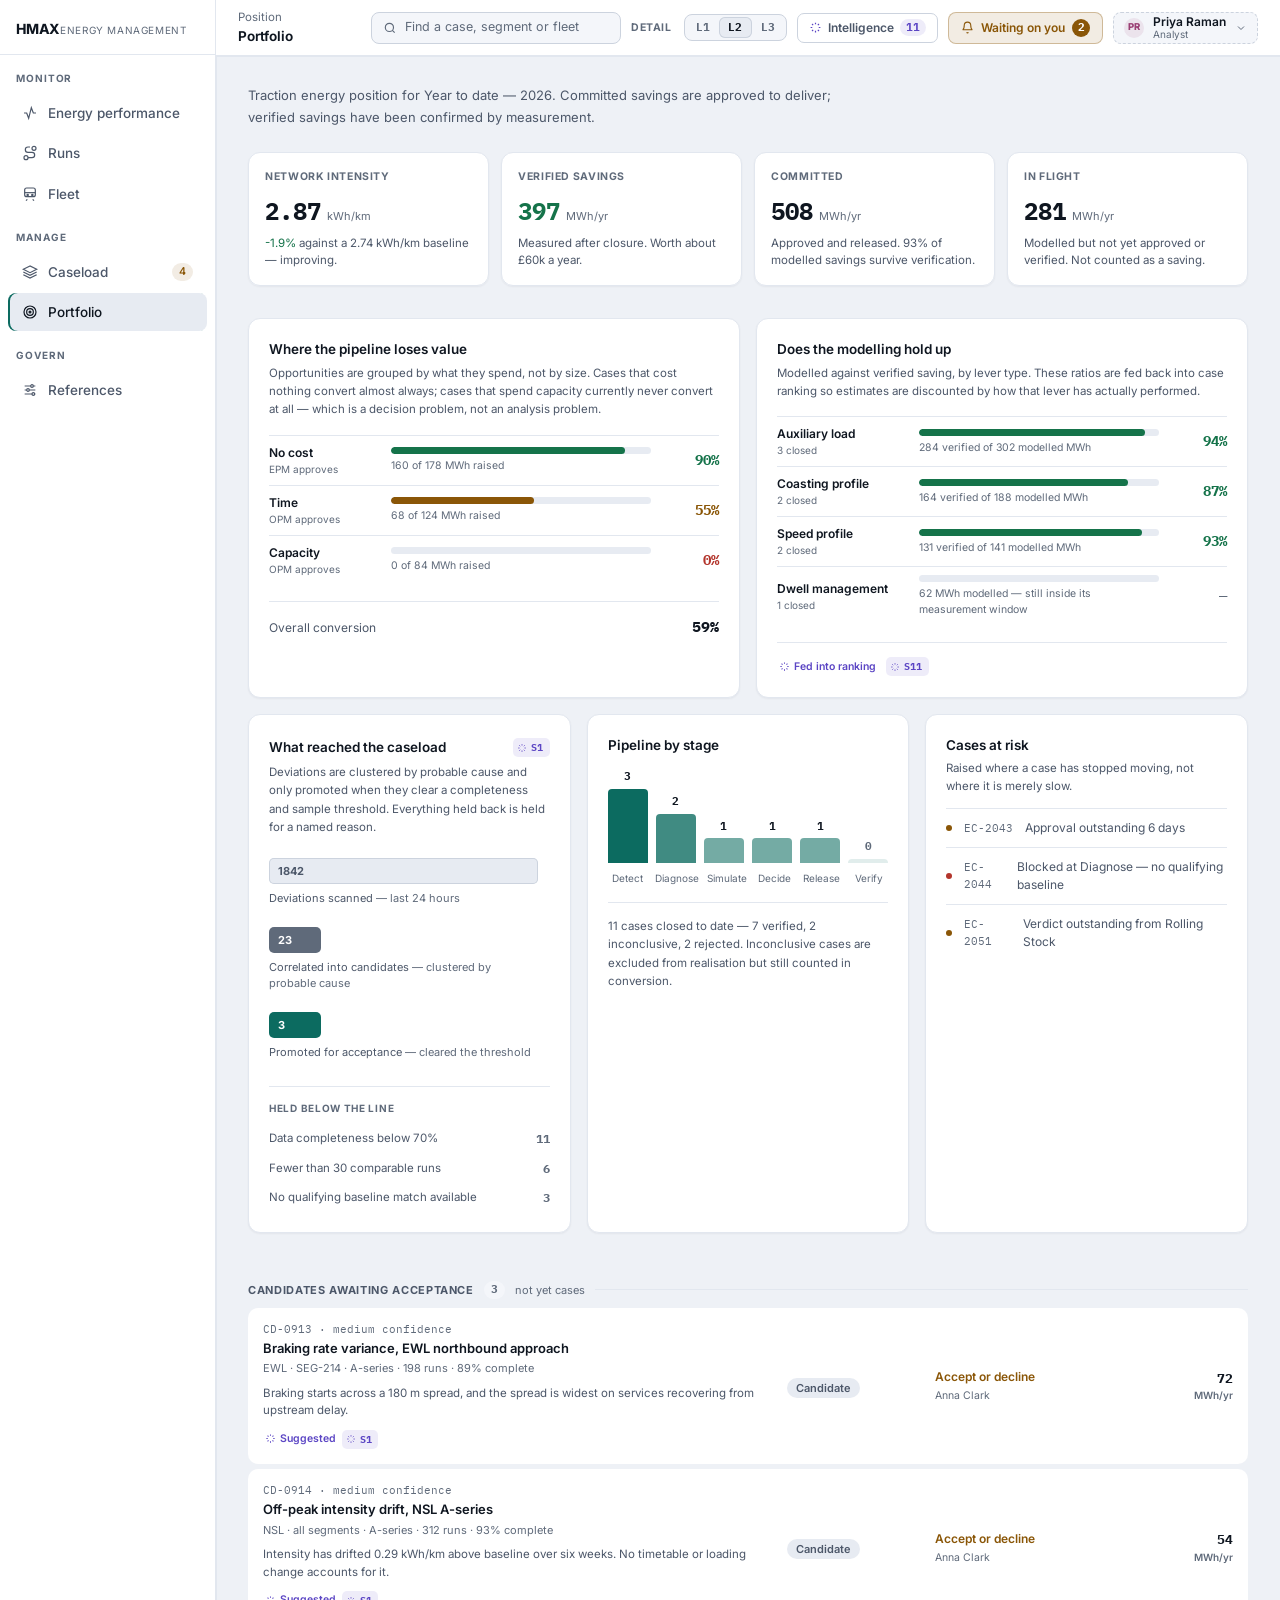
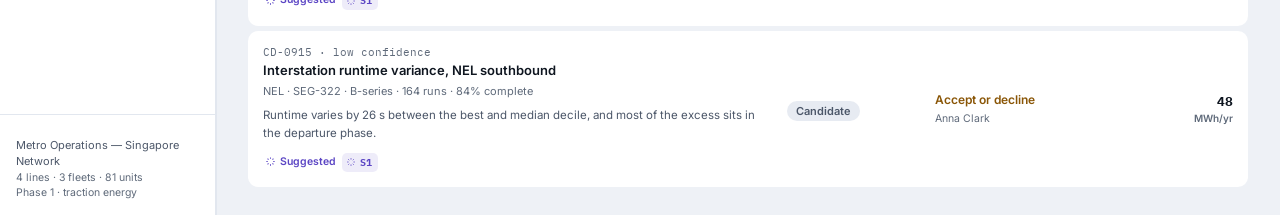
<file: portfolio.html>
<!DOCTYPE html>
<html lang="en">
<head>
<meta charset="UTF-8">
<meta name="robots" content="noindex, nofollow, noarchive, nosnippet">
<meta name="googlebot" content="noindex, nofollow">
<title>HMAX · Portfolio</title>
<meta name="viewport" content="width=device-width, initial-scale=1.0">
<script src="vendor/tailwind.js"></script>
<link rel="preconnect" href="https://fonts.googleapis.com">
<link href="https://fonts.googleapis.com/css2?family=Inter:wght@400;500;600;700;800&family=IBM+Plex+Mono:wght@400;500;600;700&display=swap" rel="stylesheet">
<link rel="stylesheet" href="shared.css">
<link rel="stylesheet" href="charts.css">
<style>
  .funnel-stage{ display:grid; grid-template-columns:1fr auto; align-items:center; gap:12px; padding:10px 0; }
  .funnel-bar{ height:26px; border-radius:5px; display:flex; align-items:center; padding:0 9px; font-size:11px; font-weight:700; min-width:52px; }
    .funnel-bar.is-scanned{ background:var(--bg-elev-3); color:var(--text-secondary); box-shadow:inset 0 0 0 1px var(--border); }
    .funnel-bar.is-correlated{ background:#5f6a7a; color:#fff; }
    .funnel-bar.is-promoted{ background:var(--accent); color:#fff; }
  .conv-row{ display:grid; grid-template-columns:110px 1fr 56px; align-items:center; gap:12px; padding:8px 0; border-top:1px solid var(--border-soft); }
  .conv-track{ height:7px; border-radius:4px; background:var(--bg-elev-3); overflow:hidden; }
  .conv-fill{ height:100%; border-radius:4px; }
</style>
</head>
<body>
<div class="app-shell">
  <aside class="sidebar" id="sidebar"></aside>
  <main style="min-width:0">
    <div id="topbar"></div>
    <div id="main" class="px-8 py-7"></div>
  </main>
</div>

<script src="data.js"></script>
<script src="network.js"></script>
<script src="render.js"></script>
<script src="charts.js"></script>
<script src="shell.js"></script>
<script src="raise.js"></script>
<script>
(function () {
  var H = window.HMAX, R = H.render, Q = H.query, C = H.compute;

  var ctx = H.shell.mount({ workspace: 'portfolio', crumb: 'Position', title: 'Portfolio' });
  if (!ctx) return;
  var me = ctx.roleId;
  var P = H.PORTFOLIO, S = H.HELD_SIGNALS;

  /* ---------- 1. is performance moving, and is it real ---------- */

  var header =
    '<p class="lede mb-6">Traction energy position for ' + R.esc(P.period) + '. Committed savings are approved to deliver; verified savings have been confirmed by measurement.</p>' +

    '<div class="grid grid-cols-4 gap-3 mb-8">' +
      R.kpi('Network intensity', P.intensity.current, P.intensity.unit,
        '<span style="color:var(--green)">' + P.intensity.changePct + '%</span> against a ' +
        P.intensity.baseline + ' ' + P.intensity.unit + ' baseline — ' + P.intensity.direction + '.') +
      R.kpi('Verified savings', P.savings.verifiedMWh, 'MWh/yr',
        'Measured after closure. Worth about ' + R.money(P.savings.verifiedValue) + ' a year.', 'green') +
      R.kpi('Committed', P.savings.committedMWh, 'MWh/yr',
        'Approved and released. ' + P.realisationOnVerified + '% of modelled savings survive verification.') +
      R.kpi('In flight', P.savings.inFlightMWh, 'MWh/yr',
        'Modelled but not yet approved or verified. Not counted as a saving.') +
    '</div>';

  /* ---------- 2. where is the pipeline actually losing value ---------- */

  var CUR_COLOR = { none: 'var(--green)', time: 'var(--amber)', capacity: 'var(--red)', capital: 'var(--blue)' };

  var conversion =
    '<div class="surface rounded-xl p-5">' +
      '<div class="text-[13.5px] font-semibold">Where the pipeline loses value</div>' +
      '<div class="text-[11.5px] mt-1 mb-4" style="color:var(--text-secondary);line-height:1.6">' +
        'Opportunities are grouped by what they spend, not by size. Cases that cost nothing convert ' +
        'almost always; cases that spend capacity currently never convert at all — which is a decision ' +
        'problem, not an analysis problem.</div>' +
      P.conversionByCurrency.map(function (r) {
        var cur = H.CURRENCIES[r.currency];
        return '<div class="conv-row">' +
          '<div><div class="text-[12px] font-semibold">' + R.esc(cur.label) + '</div>' +
            '<div class="text-[10px]" style="color:var(--text-tertiary)">' + R.esc(cur.approver.toUpperCase()) + ' approves</div></div>' +
          '<div><div class="conv-track"><div class="conv-fill" style="width:' + r.pct + '%;background:' + CUR_COLOR[r.currency] + '"></div></div>' +
            '<div class="text-[10.5px] mt-1" style="color:var(--text-tertiary)">' + r.converted + ' of ' + r.raised + ' MWh raised</div></div>' +
          '<div class="mono text-[14px] font-bold" style="text-align:right;color:' + CUR_COLOR[r.currency] + '">' + r.pct + '%</div>' +
        '</div>';
      }).join('') +
      '<div class="mt-4 pt-3.5" style="border-top:1px solid var(--border-soft)">' +
        '<div class="flex items-baseline justify-between">' +
          '<span class="text-[12px]" style="color:var(--text-secondary)">Overall conversion</span>' +
          '<span class="mono text-[15px] font-bold">' + P.overallConversion + '%</span></div>' +
      '</div>' +
    '</div>';

  /* ---------- 3. does modelling survive contact with measurement ---------- */

  var realisation =
    '<div class="surface rounded-xl p-5">' +
      '<div class="text-[13.5px] font-semibold">Does the modelling hold up</div>' +
      '<div class="text-[11.5px] mt-1 mb-4" style="color:var(--text-secondary);line-height:1.6">' +
        'Modelled against verified saving, by lever type. These ratios are fed back into case ranking ' +
        'so estimates are discounted by how that lever has actually performed.</div>' +
      P.realisationByLever.map(function (r) {
        /* A lever with no verified case yet has no ratio — that is different
           from a ratio of zero, and must not be drawn as a failure. */
        var known = r.pct != null;
        var good = known && r.pct >= 85;
        var col = !known ? 'var(--text-tertiary)' : good ? 'var(--green)' : 'var(--amber)';
        return '<div class="conv-row" style="grid-template-columns:130px 1fr 56px">' +
          '<div><div class="text-[12px] font-semibold">' + R.esc(r.lever) + '</div>' +
            '<div class="text-[10px]" style="color:var(--text-tertiary)">' + r.cases +
              (r.cases === 1 ? ' closed' : ' closed') + '</div></div>' +
          '<div><div class="conv-track">' +
            (known ? '<div class="conv-fill" style="width:' + Math.min(r.pct, 100) + '%;background:' + col + '"></div>' : '') +
            '</div>' +
            '<div class="text-[10.5px] mt-1" style="color:var(--text-tertiary)">' +
              (known ? r.verified + ' verified of ' + r.modelled + ' modelled MWh'
                     : r.modelled + ' MWh modelled — still inside its measurement window') + '</div></div>' +
          '<div class="mono text-[14px] font-bold" style="text-align:right;color:' + col + '">' +
            (known ? r.pct + '%' : '—') + '</div>' +
        '</div>';
      }).join('') +
      '<div class="mt-4 pt-3.5 flex items-center gap-2" style="border-top:1px solid var(--border-soft)">' +
        R.smartTag('Fed into ranking') + R.sref('S11') +
      '</div>' +
    '</div>';

  /* ---------- 4. what is coming, and what was held back ---------- */

  var maxF = S.scanned24h;
  function funnelRow(label, n, note, tone) {
    var w = Math.max(6, (n / maxF) * 100);
    return '<div class="funnel-stage">' +
      '<div><div class="funnel-bar ' + (tone || 'is-promoted') + '" style="width:' + w + '%">' + n + '</div>' +
        '<div class="text-[11px] mt-1.5" style="color:var(--text-secondary)">' + R.esc(label) +
        ' <span style="color:var(--text-tertiary)">— ' + R.esc(note) + '</span></div></div>' +
    '</div>';
  }

  var funnel =
    '<div class="surface rounded-xl p-5">' +
      '<div class="flex items-center gap-2">' +
        '<div class="text-[13.5px] font-semibold">What reached the caseload</div>' +
        '<span class="ml-auto">' + R.sref('S1') + '</span></div>' +
      '<div class="text-[11.5px] mt-1 mb-3" style="color:var(--text-secondary);line-height:1.6">' +
        'Deviations are clustered by probable cause and only promoted when they clear a completeness ' +
        'and sample threshold. Everything held back is held for a named reason.</div>' +
      funnelRow('Deviations scanned', S.scanned24h, 'last 24 hours', 'is-scanned') +
      funnelRow('Correlated into candidates', S.correlated, 'clustered by probable cause', 'is-correlated') +
      funnelRow('Promoted for acceptance', S.promoted, 'cleared the threshold') +
      '<div class="mt-4 pt-3.5" style="border-top:1px solid var(--border-soft)">' +
        '<div class="stat-label mb-2">Held below the line</div>' +
        S.held.map(function (h) {
          return '<div class="flex items-center justify-between py-1.5 text-[11.5px]">' +
            '<span style="color:var(--text-secondary)">' + R.esc(h.reason) + '</span>' +
            '<span class="mono font-bold" style="color:var(--text-tertiary)">' + h.count + '</span></div>';
        }).join('') +
      '</div>' +
    '</div>';

  /* ---------- 5. candidates awaiting acceptance ---------- */

  var candidates =
    '<div id="candidates">' +
      R.queueGroup('Candidates awaiting acceptance', H.CANDIDATES.length, 'not yet cases') +
      H.CANDIDATES.map(function (cd) {
        return '<div class="queue-row" style="cursor:default">' +
          '<div style="min-width:0">' +
            '<div class="qr-id">' + R.esc(cd.id) + ' · <span style="color:var(--text-tertiary)">' +
              R.esc(cd.confidence) + ' confidence</span></div>' +
            '<div class="qr-title">' + R.esc(cd.title) + '</div>' +
            '<div class="qr-where">' + R.esc(cd.scope) + ' · ' + cd.runs + ' runs · ' +
              cd.completeness + '% complete</div>' +
            '<div class="text-[11.5px] mt-2" data-depth-min="L2" style="color:var(--text-secondary);line-height:1.55">' +
              R.esc(cd.reading.v) + '</div>' +
            '<div class="mt-1.5" data-depth-min="L2">' + R.provenance(cd.reading) + '</div>' +
          '</div>' +
          '<div><span class="stage-pill" style="background:var(--bg-elev-3);color:var(--text-secondary)">Candidate</span></div>' +
          '<div class="queue-need gate"><span class="qn-what">Accept or decline</span>' +
            '<span class="qn-who">' + R.esc(H.ROLES.epm.person) + '</span></div>' +
          '<div><div class="qr-impact">' + cd.annualMWh + '</div>' +
            '<div class="qr-impact-unit" style="text-align:right">MWh/yr</div></div>' +
        '</div>';
      }).join('') +
    '</div>';

  /* ---------- 6. at risk ---------- */

  var SEV = { high: 'var(--red)', medium: 'var(--amber)', low: 'var(--text-tertiary)' };
  var atRisk =
    '<div class="surface rounded-xl p-5">' +
      '<div class="text-[13.5px] font-semibold mb-1">Cases at risk</div>' +
      '<div class="text-[11.5px] mb-3" style="color:var(--text-secondary);line-height:1.6">' +
        'Raised where a case has stopped moving, not where it is merely slow.</div>' +
      P.atRisk.map(function (r) {
        return '<a class="flex items-center gap-3 py-2.5" href="case.html?id=' + R.esc(r.caseId) + '" ' +
          'style="border-top:1px solid var(--border-soft)">' +
          '<span style="width:6px;height:6px;border-radius:50%;background:' + SEV[r.severity] + ';flex-shrink:0"></span>' +
          '<span class="mono text-[11px]" style="color:var(--text-tertiary)">' + R.esc(r.caseId) + '</span>' +
          '<span class="text-[12px]" style="color:var(--text-secondary)">' + R.esc(r.why) + '</span>' +
        '</a>';
      }).join('') +
    '</div>';

  /* ---------- 7. pipeline ---------- */

  var pipeline =
    '<div class="surface rounded-xl p-5">' +
      '<div class="text-[13.5px] font-semibold mb-3">Pipeline by stage</div>' +
      '<div class="flex items-end gap-2" style="height:96px">' +
        P.pipeline.map(function (s) {
          var max = 3;
          var h = Math.max(4, (s.count / max) * 74);
          return '<div style="flex:1;text-align:center">' +
            '<div class="mono text-[11px] font-bold mb-1" style="color:' +
              (s.count ? 'var(--text-primary)' : 'var(--text-tertiary)') + '">' + s.count + '</div>' +
            '<div style="height:' + h + 'px;border-radius:4px 4px 0 0;background:var(--accent);opacity:' +
              (s.count ? (0.35 + 0.65 * (s.count / max)) : 0.12) + '"></div>' +
          '</div>';
        }).join('') +
      '</div>' +
      '<div class="flex gap-2 mt-2">' +
        P.pipeline.map(function (s) {
          return '<div style="flex:1;text-align:center" class="text-[10px]" >' +
            '<span style="color:var(--text-tertiary)">' + R.esc(H.STAGES.filter(function (x) { return x.key === s.stage; })[0].label) + '</span></div>';
        }).join('') +
      '</div>' +
      '<div class="mt-4 pt-3.5 text-[11.5px]" style="border-top:1px solid var(--border-soft);color:var(--text-secondary);line-height:1.6">' +
        P.closed.total + ' cases closed to date — ' + P.closed.verified + ' verified, ' +
        P.closed.inconclusive + ' inconclusive, ' + P.closed.rejected + ' rejected. ' +
        'Inconclusive cases are excluded from realisation but still counted in conversion.</div>' +
    '</div>';

  document.getElementById('main').innerHTML =
    header +
    '<div class="grid grid-cols-2 gap-4 mb-4">' + conversion + realisation + '</div>' +
    '<div class="grid grid-cols-3 gap-4 mb-8">' + funnel + pipeline + atRisk + '</div>' +
    candidates;
})();
</script>
</body>
</html>
</file>
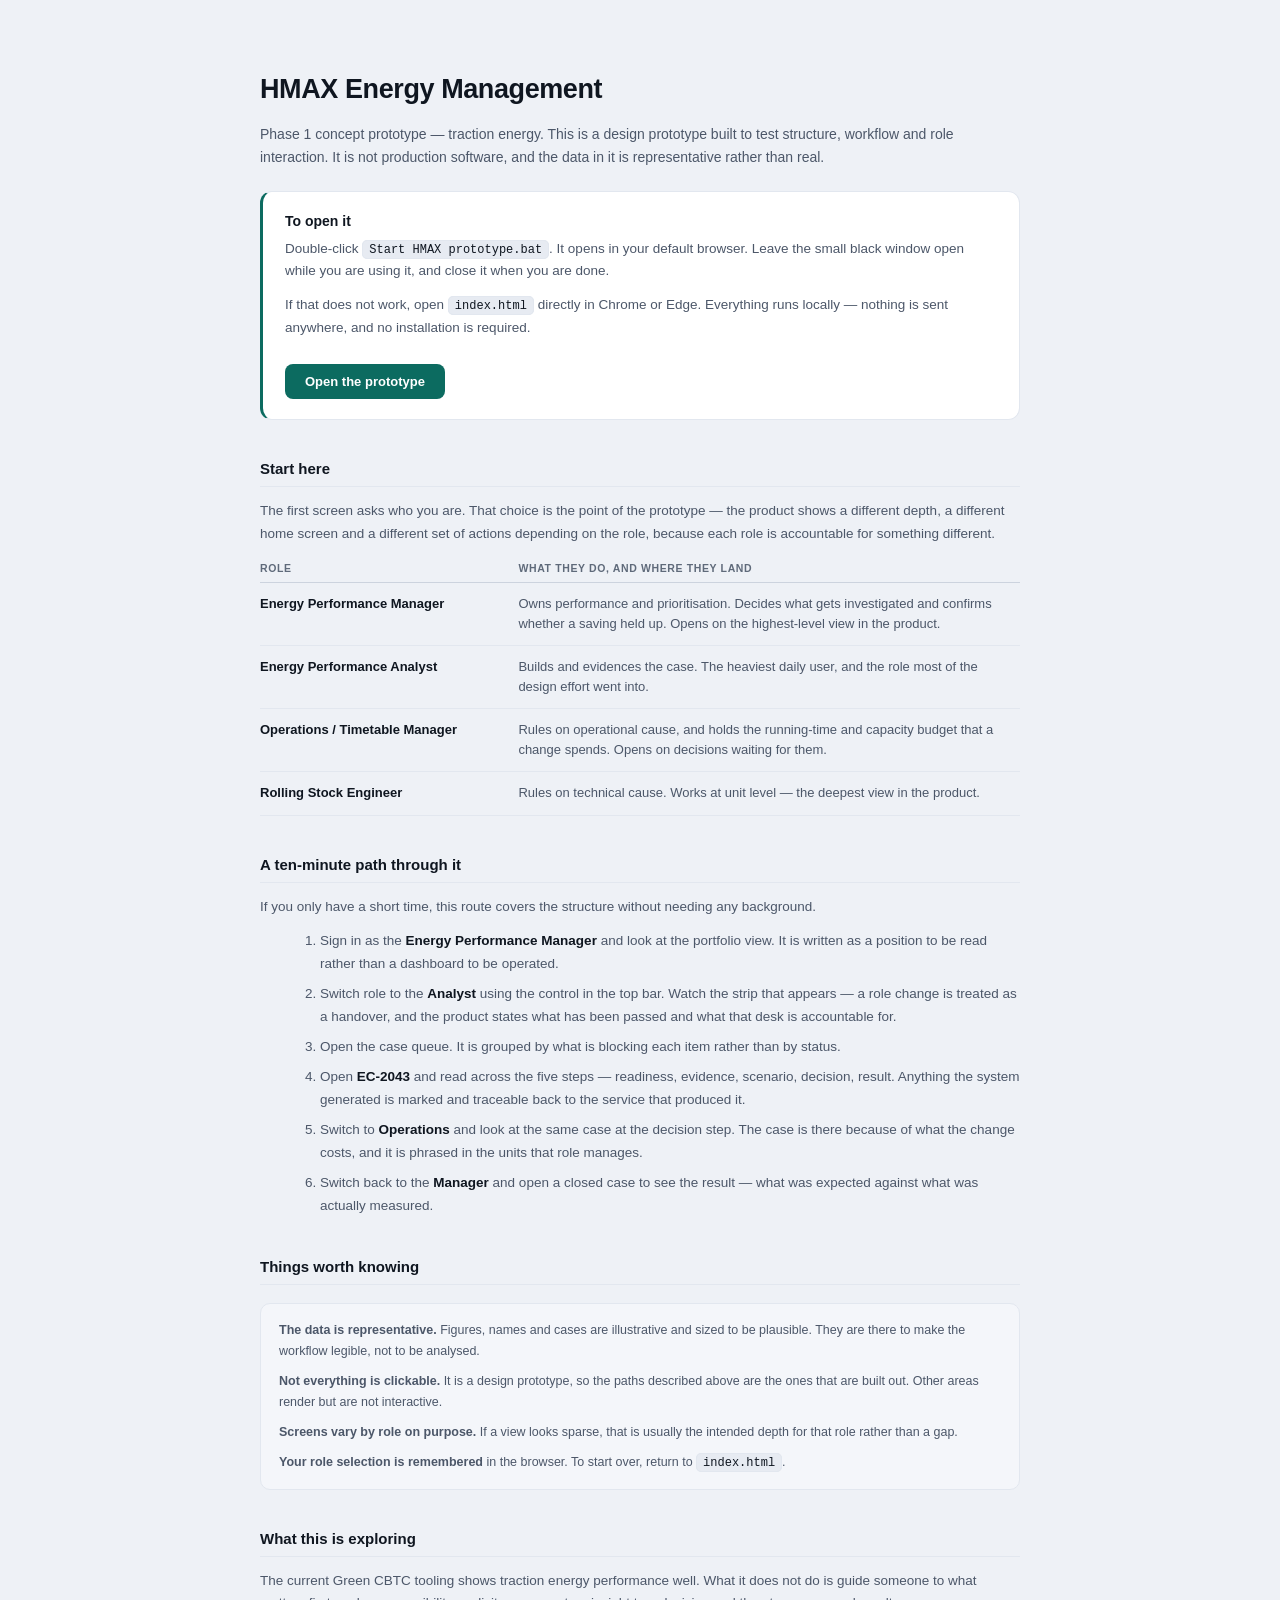
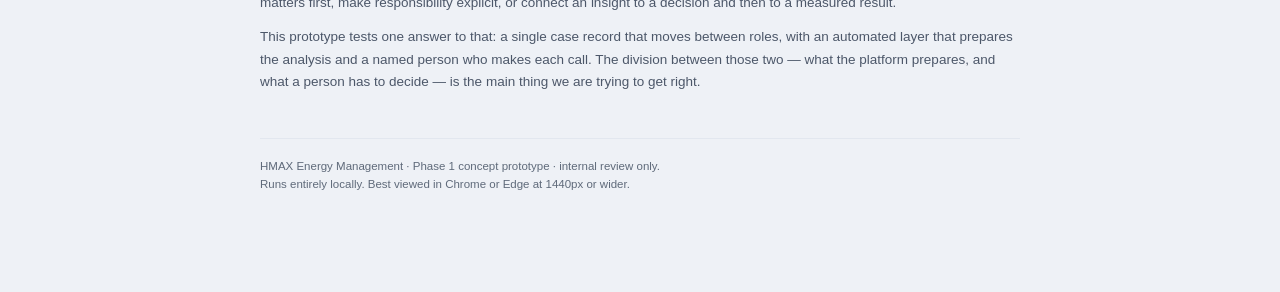
<file: README.html>
<!DOCTYPE html>
<html lang="en">
<head>
<meta charset="UTF-8">
<meta name="robots" content="noindex, nofollow, noarchive, nosnippet">
<meta name="googlebot" content="noindex, nofollow">

<title>HMAX Energy Management — prototype guide</title>
<meta name="viewport" content="width=device-width, initial-scale=1.0">
<link rel="stylesheet" href="shared.css">
<link rel="stylesheet" href="charts.css">
<style>
  body{ padding:48px 24px 90px; }
  .wrap{ max-width:760px; margin:0 auto; }
  h1{ font-size:27px; font-weight:700; color:var(--text-primary); letter-spacing:-.015em; }
  .sub{ font-size:14px; color:var(--text-secondary); margin-top:9px; line-height:1.62; }
  h2{ font-size:15px; font-weight:700; color:var(--text-primary); margin:40px 0 13px;
      padding-bottom:9px; border-bottom:1px solid var(--border-soft); }
  p{ font-size:13.5px; color:var(--text-secondary); line-height:1.68; margin:11px 0; }
  .start{ background:var(--bg-elev-1); border:1px solid var(--border-soft);
          border-left:3px solid var(--accent); border-radius:12px; padding:20px 22px; margin:22px 0; }
  .start b{ color:var(--text-primary); font-size:14px; }
  code{ font-family:'IBM Plex Mono',monospace; font-size:12px; background:var(--bg-elev-3);
        border:1px solid var(--border-soft); border-radius:5px; padding:1.5px 6px; color:var(--text-primary); }
  table{ width:100%; border-collapse:collapse; margin:16px 0; }
  th{ text-align:left; font-size:10.5px; font-weight:700; text-transform:uppercase;
      letter-spacing:.06em; color:var(--text-tertiary); padding:0 12px 8px 0;
      border-bottom:1px solid var(--border); }
  td{ font-size:13px; color:var(--text-secondary); padding:11px 12px 11px 0;
      border-bottom:1px solid var(--border-soft); vertical-align:top; line-height:1.55; }
  td b{ color:var(--text-primary); font-weight:600; }
  ol{ margin:12px 0 12px 20px; }
  li{ font-size:13.5px; color:var(--text-secondary); line-height:1.7; margin:7px 0; }
  li b{ color:var(--text-primary); font-weight:600; }
  .note{ background:var(--bg-elev-2); border:1px solid var(--border-soft);
         border-radius:10px; padding:16px 18px; margin:18px 0; }
  .note p{ margin:0; font-size:12.5px; }
  .note p + p{ margin-top:9px; }
  .foot{ margin-top:44px; padding-top:18px; border-top:1px solid var(--border-soft);
         font-size:11.5px; color:var(--text-tertiary); line-height:1.6; }
  .cta{ display:inline-block; margin-top:14px; background:var(--accent); color:#fff;
        font-size:13px; font-weight:600; padding:10px 20px; border-radius:8px; text-decoration:none; }
</style>
</head>
<body>
<div class="wrap">

  <h1>HMAX Energy Management</h1>
  <p class="sub">
    Phase 1 concept prototype — traction energy. This is a design prototype built to test
    structure, workflow and role interaction. It is not production software, and the data in it
    is representative rather than real.
  </p>

  <div class="start">
    <b>To open it</b>
    <p style="margin-top:8px">
      Double-click <code>Start HMAX prototype.bat</code>. It opens in your default browser.
      Leave the small black window open while you are using it, and close it when you are done.
    </p>
    <p>
      If that does not work, open <code>index.html</code> directly in Chrome or Edge.
      Everything runs locally — nothing is sent anywhere, and no installation is required.
    </p>
    <a class="cta" href="index.html">Open the prototype</a>
  </div>

  <h2>Start here</h2>
  <p>
    The first screen asks who you are. That choice is the point of the prototype — the product
    shows a different depth, a different home screen and a different set of actions depending on
    the role, because each role is accountable for something different.
  </p>

  <table>
    <tr><th style="width:34%">Role</th><th>What they do, and where they land</th></tr>
    <tr>
      <td><b>Energy Performance Manager</b></td>
      <td>Owns performance and prioritisation. Decides what gets investigated and confirms
          whether a saving held up. Opens on the highest-level view in the product.</td>
    </tr>
    <tr>
      <td><b>Energy Performance Analyst</b></td>
      <td>Builds and evidences the case. The heaviest daily user, and the role most of the
          design effort went into.</td>
    </tr>
    <tr>
      <td><b>Operations / Timetable Manager</b></td>
      <td>Rules on operational cause, and holds the running-time and capacity budget that a
          change spends. Opens on decisions waiting for them.</td>
    </tr>
    <tr>
      <td><b>Rolling Stock Engineer</b></td>
      <td>Rules on technical cause. Works at unit level — the deepest view in the product.</td>
    </tr>
  </table>

  <h2>A ten-minute path through it</h2>
  <p>
    If you only have a short time, this route covers the structure without needing any
    background.
  </p>
  <ol>
    <li>Sign in as the <b>Energy Performance Manager</b> and look at the portfolio view. It is
        written as a position to be read rather than a dashboard to be operated.</li>
    <li>Switch role to the <b>Analyst</b> using the control in the top bar. Watch the strip that
        appears — a role change is treated as a handover, and the product states what has been
        passed and what that desk is accountable for.</li>
    <li>Open the case queue. It is grouped by what is blocking each item rather than by status.</li>
    <li>Open <b>EC-2043</b> and read across the five steps — readiness, evidence, scenario,
        decision, result. Anything the system generated is marked and traceable back to the
        service that produced it.</li>
    <li>Switch to <b>Operations</b> and look at the same case at the decision step. The case is
        there because of what the change costs, and it is phrased in the units that role manages.</li>
    <li>Switch back to the <b>Manager</b> and open a closed case to see the result — what was
        expected against what was actually measured.</li>
  </ol>

  <h2>Things worth knowing</h2>
  <div class="note">
    <p><b>The data is representative.</b> Figures, names and cases are illustrative and sized to
       be plausible. They are there to make the workflow legible, not to be analysed.</p>
    <p><b>Not everything is clickable.</b> It is a design prototype, so the paths described above
       are the ones that are built out. Other areas render but are not interactive.</p>
    <p><b>Screens vary by role on purpose.</b> If a view looks sparse, that is usually the
       intended depth for that role rather than a gap.</p>
    <p><b>Your role selection is remembered</b> in the browser. To start over, return to
       <code>index.html</code>.</p>
  </div>

  <h2>What this is exploring</h2>
  <p>
    The current Green CBTC tooling shows traction energy performance well. What it does not do is
    guide someone to what matters first, make responsibility explicit, or connect an insight to a
    decision and then to a measured result.
  </p>
  <p>
    This prototype tests one answer to that: a single case record that moves between roles, with
    an automated layer that prepares the analysis and a named person who makes each call. The
    division between those two — what the platform prepares, and what a person has to decide —
    is the main thing we are trying to get right.
  </p>

  <div class="foot">
    HMAX Energy Management · Phase 1 concept prototype · internal review only.<br>
    Runs entirely locally. Best viewed in Chrome or Edge at 1440px or wider.
  </div>

</div>
</body>
</html>
</file>
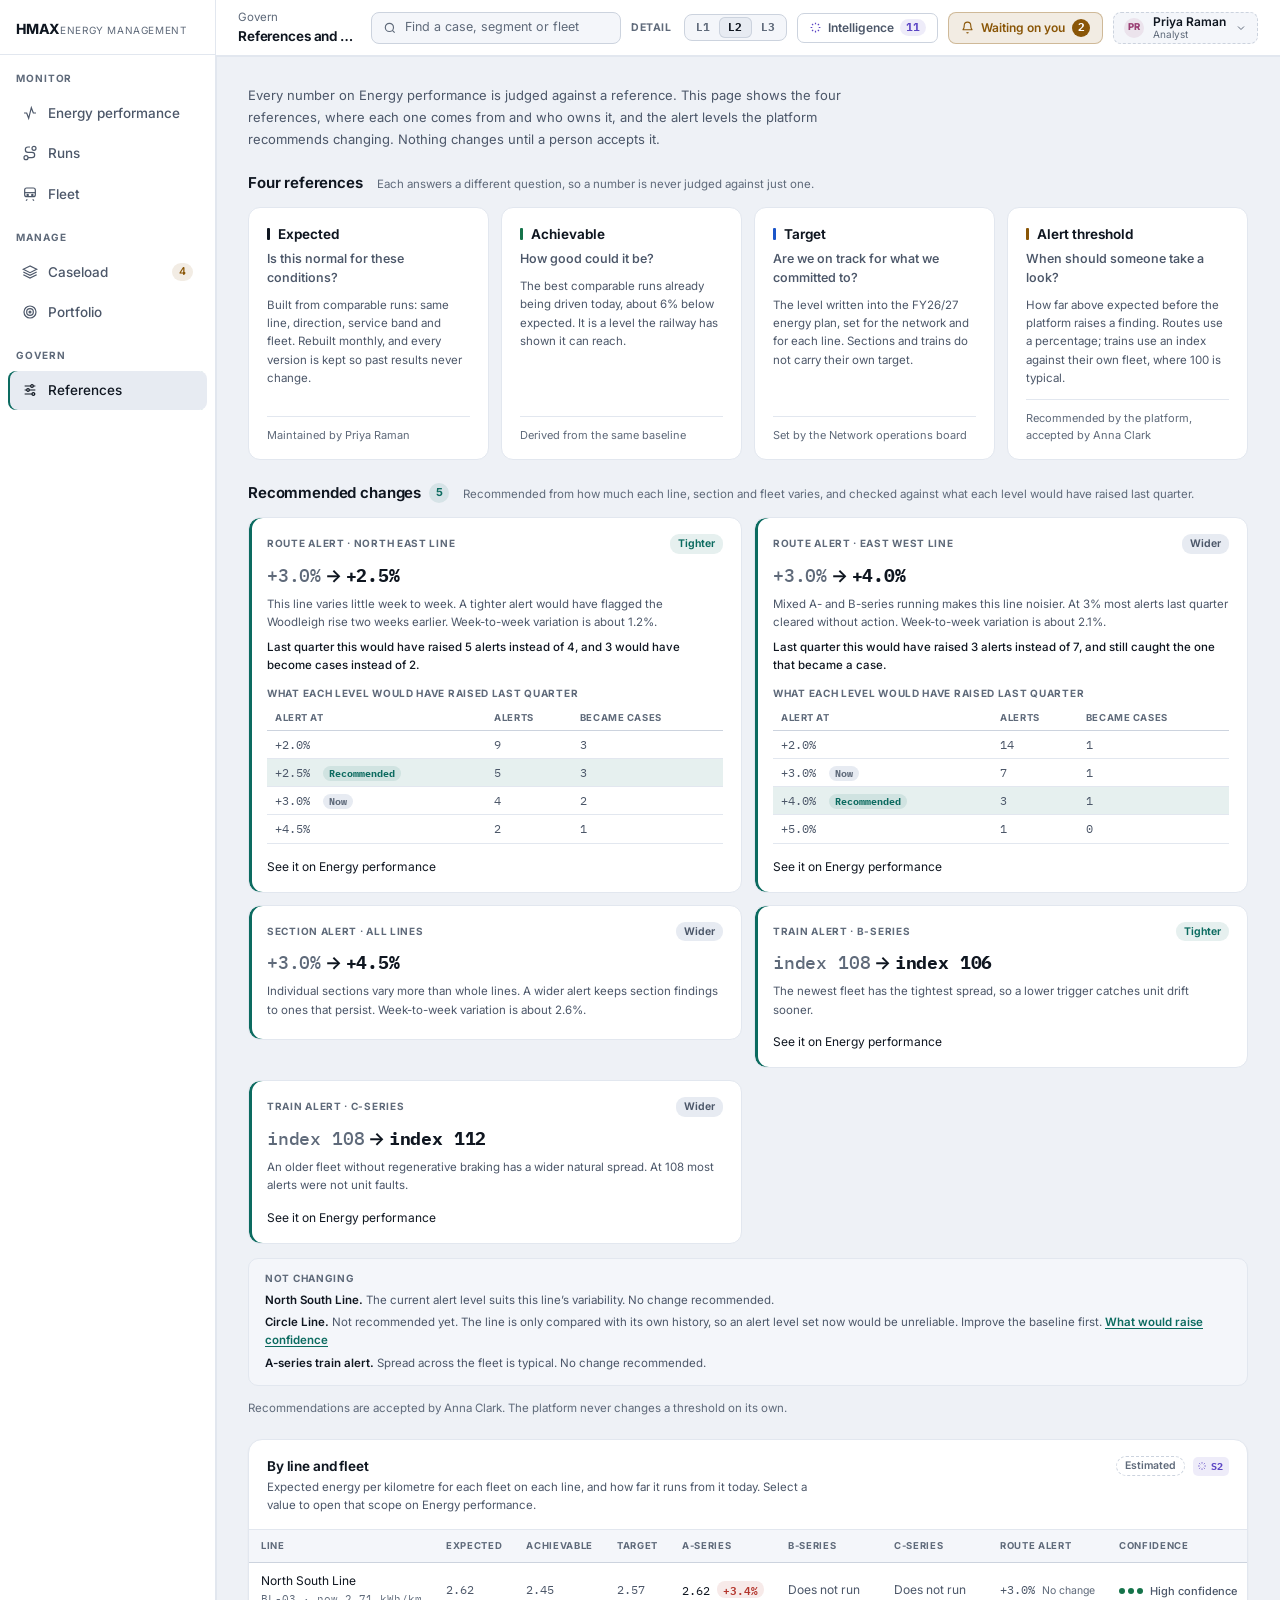
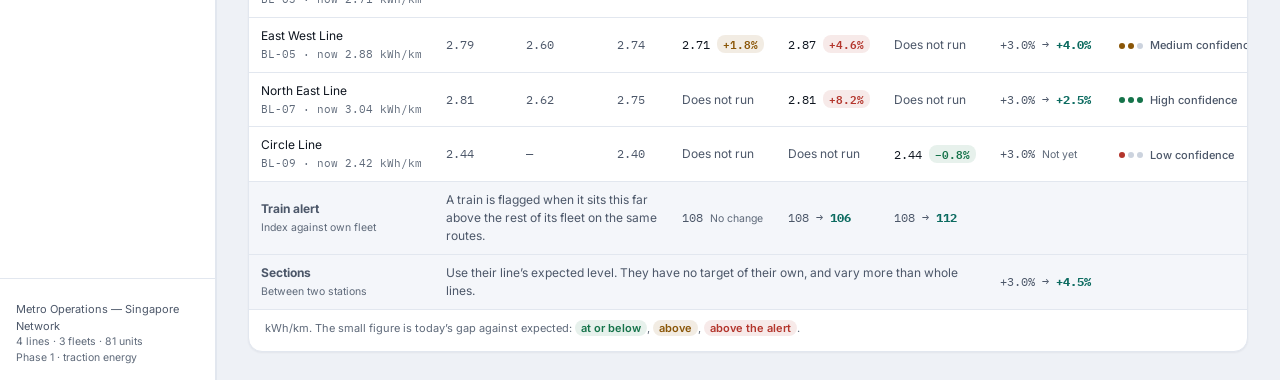
<file: references.html>
<!DOCTYPE html>
<html lang="en">
<head>
<meta charset="UTF-8">
<meta name="robots" content="noindex, nofollow, noarchive, nosnippet">
<meta name="googlebot" content="noindex, nofollow">
<title>HMAX · References and thresholds</title>
<meta name="viewport" content="width=device-width, initial-scale=1.0">
<script src="vendor/tailwind.js"></script>
<link rel="preconnect" href="https://fonts.googleapis.com">
<link href="https://fonts.googleapis.com/css2?family=Inter:wght@400;500;600;700;800&family=IBM+Plex+Mono:wght@400;500;600;700&display=swap" rel="stylesheet">
<link rel="stylesheet" href="shared.css">
<link rel="stylesheet" href="charts.css">
</head>
<body>
<div class="app-shell">
  <aside class="sidebar" id="sidebar"></aside>
  <main style="min-width:0">
    <div id="topbar"></div>
    <div id="main" class="px-8 py-7"></div>
  </main>
</div>

<script src="data.js"></script>
<script src="network.js"></script>
<script src="render.js"></script>
<script src="charts.js"></script>
<script src="shell.js"></script>
<script src="raise.js"></script>
<script>
/* References and thresholds: the four things every number on Energy
   performance is judged against, where each comes from, and the alert levels
   the platform recommends. A person accepts a recommendation; nothing changes
   on its own. */
(function () {
var H = window.HMAX, R = H.render, N = H.net, X = H.charts, esc = R.esc;
var ctx = H.shell.mount({ workspace: 'references', crumb: 'Govern', title: 'References and thresholds' });
if (!ctx) return;
var main = document.getElementById('main');

var REF = N.REFERENCES, SEP = ' \u00b7 ', DASH = '\u2014', ARROW = ' \u2192 ';
var LINE_ORDER = ['L1', 'L2', 'L3', 'L4'];
var FLEETS = ['A-series', 'B-series', 'C-series'];
var isEpm = ctx.roleId === 'epm';
var epmName = R.personOf('epm');

function can(ws) { return ctx.role.nav.indexOf(ws) > -1; }
function lineName(id) { var l = R.lineOf(id); return l ? l.name : id; }
function fmt(n) { return X.fmt(n, 2); }
function pctTxt(n) { return '+' + X.fmt(n, 1) + '%'; }
function signed(n) {
  var r = Number(Math.abs(n).toFixed(1));
  return (r === 0 ? '' : n > 0 ? '+' : '\u2212') + X.fmt(r, 1) + '%';
}
function gap(v, ref) { return (v - ref) / ref * 100; }
function mean(a, f) {
  var s = 0;
  a.forEach(function (x) { s += f(x); });
  return a.length ? s / a.length : 0;
}
function dash(line, extra) {
  var q = ['line=' + line];
  if (extra) q.push(extra);
  return 'overview.html?' + q.join('&');
}
function fleetRatio(lineId, fleet) {
  var all = N.UNITS.filter(function (u) { return u.line === lineId; });
  var fu = all.filter(function (u) { return u.fleet === fleet; });
  if (!all.length || !fu.length) return { v: 1, e: 1 };
  return { v: mean(fu, function (u) { return u.kwhPerKm; }) / mean(all, function (u) { return u.kwhPerKm; }),
           e: mean(fu, function (u) { return u.baseline; }) / mean(all, function (u) { return u.baseline; }) };
}

/* ---------------------------------------------------- the four references */
function defsBlock() {
  var defs = [
    { k: 'k-exp', name: 'Expected', q: 'Is this normal for these conditions?',
      how: 'Built from comparable runs: same line, direction, service band and fleet. Rebuilt monthly, and every version is kept so past results never change.',
      own: 'Maintained by ' + R.personOf('analyst') },
    { k: 'k-ach', name: 'Achievable', q: 'How good could it be?',
      how: 'The best comparable runs already being driven today, about ' + X.fmt((1 - REF.achievableRatio) * 100, 0) + '% below expected. It is a level the railway has shown it can reach.',
      own: 'Derived from the same baseline' },
    { k: 'k-tgt', name: 'Target', q: 'Are we on track for what we committed to?',
      how: 'The level written into the ' + REF.network.targetSource + ', set for the network and for each line. Sections and trains do not carry their own target.',
      own: 'Set by the ' + REF.network.targetSetBy },
    { k: 'k-alert', name: 'Alert threshold', q: 'When should someone take a look?',
      how: 'How far above expected before the platform raises a finding. Routes use a percentage; trains use an index against their own fleet, where 100 is typical.',
      own: 'Recommended by the platform, accepted by ' + epmName }
  ];
  return '<section class="mb-6">' +
    '<div class="sec-head"><h2>Four references</h2><p>Each answers a different question, so a number is never judged against just one.</p></div>' +
    '<div class="rd-grid">' + defs.map(function (d) {
      return '<div class="rd"><div class="rd-name"><span class="bl-key"><span><i class="' + d.k + '"></i></span></span>' + esc(d.name) + '</div>' +
        '<div class="rd-q">' + esc(d.q) + '</div><p>' + esc(d.how) + '</p><div class="rd-own">' + esc(d.own) + '</div></div>';
    }).join('') + '</div></section>';
}

/* ------------------------------------------------------ line x fleet table */
function matrixBlock() {
  var head = '<tr><th>Line</th><th>Expected</th><th>Achievable</th><th>Target</th>' +
    FLEETS.map(function (f) { return '<th>' + esc(f) + '</th>'; }).join('') +
    '<th>Route alert</th><th>Confidence</th></tr>';
  var rows = LINE_ORDER.map(function (id) {
    var l = N.lineById(id), r = REF.lines[id];
    var cells = FLEETS.map(function (f) {
      if (l.fleets.indexOf(f) < 0) return '<td class="mx-none">Does not run</td>';
      var fr = l.fleets.length > 1 ? fleetRatio(id, f) : { v: 1, e: 1 };
      var e = l.baseline * fr.e, v = l.kwhPerKm * fr.v, g = gap(v, e);
      var tone = g > r.alertPct ? 'bad' : g > 0 ? 'warn' : 'good';
      return '<td><a class="mx-cell" href="' + esc(dash(id, 'fleet=' + f)) + '">' +
        '<span class="mono">' + fmt(e) + '</span><span class="mx-gap mx-' + tone + ' mono">' + esc(signed(g)) + '</span></a></td>';
    }).join('');
    var alert = r.recommendedPct != null
      ? '<span class="mono">' + pctTxt(r.alertPct) + ARROW + '</span><a class="mx-rec mono" href="#rec-line-' + id + '">' + pctTxt(r.recommendedPct) + '</a>'
      : '<span class="mono">' + pctTxt(r.alertPct) + '</span><span class="mx-same">' + (r.confidence === 'low' ? 'Not yet' : 'No change') + '</span>';
    return '<tr><td><a class="cell-link" href="' + esc(dash(id)) + '">' + esc(lineName(id)) + '</a>' +
        '<div class="dt-sub mono">' + esc(l.baselineId) + SEP + 'now ' + fmt(l.kwhPerKm) + ' kWh/km</div></td>' +
      '<td class="mono">' + fmt(l.baseline) + '</td>' +
      '<td class="mono">' + (r.achievable != null ? fmt(r.achievable) : DASH) + '</td>' +
      '<td class="mono">' + fmt(r.target) + '</td>' + cells +
      '<td>' + alert + '</td><td>' + X.conf(r.confidence, r.confidenceWhy) + '</td></tr>';
  }).join('');
  var fleetRow = '<tr class="mx-foot"><td><strong>Train alert</strong><div class="dt-sub">Index against own fleet</div></td><td colspan="3" class="mx-note">' +
    'A train is flagged when it sits this far above the rest of its fleet on the same routes.</td>' +
    FLEETS.map(function (f) {
      var fr = REF.fleets[f];
      return '<td>' + (fr.recommendedIndex != null
        ? '<span class="mono">' + fr.alertIndex + ARROW + '</span><a class="mx-rec mono" href="#rec-fleet-' + f.charAt(0) + '">' + fr.recommendedIndex + '</a>'
        : '<span class="mono">' + fr.alertIndex + '</span><span class="mx-same">No change</span>') + '</td>';
    }).join('') + '<td colspan="2"></td></tr>';
  var secRow = '<tr class="mx-foot"><td><strong>Sections</strong><div class="dt-sub">Between two stations</div></td><td colspan="6" class="mx-note">' +
    'Use their line\u2019s expected level. They have no target of their own, and vary more than whole lines.</td>' +
    '<td><span class="mono">' + pctTxt(REF.section.alertPct) + ARROW + '</span><a class="mx-rec mono" href="#rec-section">' + pctTxt(REF.section.recommendedPct) + '</a></td><td></td></tr>';
  return '<section class="panel mb-6" id="matrix">' +
    '<div class="panel-head"><div><div class="panel-title">By line and fleet</div>' +
      '<div class="panel-sub">Expected energy per kilometre for each fleet on each line, and how far it runs from it today. Select a value to open that scope on Energy performance.</div></div>' +
      '<div class="panel-actions">' + X.estTag() + R.sref('S2') + '</div></div>' +
    '<div class="panel-body flush"><div class="mx-wrap"><table class="dt mx"><thead>' + head + '</thead><tbody>' + rows + fleetRow + secRow + '</tbody></table></div>' +
      '<p class="mx-legend">kWh/km. The small figure is today\u2019s gap against expected: <span class="mx-good">at or below</span>, <span class="mx-warn">above</span>, <span class="mx-bad">above the alert</span>.</p></div>' +
  '</section>';
}

/* -------------------------------------------------------- recommendations */
function previewFor(list, now, next) {
  var pn = null, pr = null;
  list.forEach(function (p) { if (p.pct === now) pn = p; if (p.pct === next) pr = p; });
  return { now: pn, rec: pr };
}
function effectTxt(p) {
  if (!p.now || !p.rec) return '';
  var a = 'Last quarter this would have raised ' + R.plural(p.rec.alerts, 'alert', 'alerts') + ' instead of ' + p.now.alerts;
  if (p.rec.cases === p.now.cases) {
    if (!p.rec.cases) return a + '. None of them became cases at either level.';
    return a + ', and still caught ' + (p.rec.cases === 1 ? 'the one that became a case.' : 'the ' + p.rec.cases + ' that became cases.');
  }
  return a + ', and ' + p.rec.cases + ' would have become cases instead of ' + p.now.cases + '.';
}
function previewTbl(list, now, next) {
  return '<div class="rec-sub">What each level would have raised last quarter</div>' +
    '<table class="rec-prev"><thead><tr><th>Alert at</th><th>Alerts</th><th>Became cases</th></tr></thead><tbody>' +
    list.map(function (p) {
      var tag = p.pct === now ? '<span class="pv-mark pv-now">Now</span>' : p.pct === next ? '<span class="pv-mark pv-rec">Recommended</span>' : '';
      return '<tr class="' + (p.pct === next ? 'on' : '') + '"><td class="mono">' + pctTxt(p.pct) + ' ' + tag + '</td>' +
        '<td class="mono">' + p.alerts + '</td><td class="mono">' + p.cases + '</td></tr>';
    }).join('') + '</tbody></table>';
}
function card(o) {
  var tight = o.next < o.now;
  return '<div class="rq" id="' + esc(o.id) + '">' +
    '<div class="rq-top"><span class="rq-kind">' + esc(o.kind) + '</span>' +
      '<span class="rq-dir ' + (tight ? 'rq-tight' : 'rq-wide') + '">' + (tight ? 'Tighter' : 'Wider') + '</span></div>' +
    '<div class="rq-head"><span class="rq-was mono">' + esc(o.nowTxt) + '</span>' + ARROW + '<span class="mono">' + esc(o.nextTxt) + '</span></div>' +
    '<p>' + esc(o.why) + '</p>' +
    (o.effect ? '<p class="rq-effect">' + esc(o.effect) + '</p>' : '') +
    (o.preview || '') +
    '<div class="rq-foot">' +
      (isEpm ? '<button type="button" class="btn-accept" data-accept="' + esc(o.id) + '">Accept ' + esc(o.nextTxt) + '</button>' : '') +
      (o.href ? '<a class="cell-link" href="' + esc(o.href) + '">See it on Energy performance</a>' : '') +
    '</div>' +
    (isEpm ? '<div class="rq-status" id="st-' + esc(o.id) + '"></div>' : '') +
  '</div>';
}
function recBlock() {
  var cards = [], held = [];
  ['L3', 'L2', 'L1', 'L4'].forEach(function (id) {
    var r = REF.lines[id];
    if (r.recommendedPct == null) {
      held.push({ name: lineName(id), why: r.recommendWhy, low: r.confidence === 'low',
                  href: r.confidence === 'low' ? dash(id) + '#confidence' : null });
      return;
    }
    var p = previewFor(r.preview || [], r.alertPct, r.recommendedPct);
    cards.push(card({ id: 'rec-line-' + id, kind: 'Route alert' + SEP + lineName(id), now: r.alertPct, next: r.recommendedPct,
      nowTxt: pctTxt(r.alertPct), nextTxt: pctTxt(r.recommendedPct),
      why: r.recommendWhy + ' Week-to-week variation is about ' + X.fmt(r.variabilityPct, 1) + '%.',
      effect: effectTxt(p), preview: r.preview ? previewTbl(r.preview, r.alertPct, r.recommendedPct) : '',
      href: dash(id) + '#references' }));
  });
  var sr = REF.section;
  cards.push(card({ id: 'rec-section', kind: 'Section alert' + SEP + 'all lines', now: sr.alertPct, next: sr.recommendedPct,
    nowTxt: pctTxt(sr.alertPct), nextTxt: pctTxt(sr.recommendedPct),
    why: sr.recommendWhy + ' Week-to-week variation is about ' + X.fmt(sr.variabilityPct, 1) + '%.', href: null }));
  FLEETS.forEach(function (f) {
    var fr = REF.fleets[f];
    if (fr.recommendedIndex == null) { held.push({ name: f + ' train alert', why: fr.recommendWhy, low: false, href: null }); return; }
    cards.push(card({ id: 'rec-fleet-' + f.charAt(0), kind: 'Train alert' + SEP + f, now: fr.alertIndex, next: fr.recommendedIndex,
      nowTxt: 'index ' + fr.alertIndex, nextTxt: 'index ' + fr.recommendedIndex, why: fr.recommendWhy,
      href: 'overview.html?fleet=' + f }));
  });
  var heldHtml = '<div class="rq-held"><div class="rec-sub">Not changing</div><ul>' + held.map(function (h) {
    return '<li><strong>' + esc(h.name) + '.</strong> ' + esc(h.why) +
      (h.href ? ' <a class="cell-link" href="' + esc(h.href) + '">What would raise confidence</a>' : '') + '</li>';
  }).join('') + '</ul></div>';
  return '<section class="mb-6" id="recommendations">' +
    '<div class="sec-head"><h2>' + (isEpm ? 'Waiting for your decision' : 'Recommended changes') +
      ' <span class="rq-count">' + cards.length + '</span></h2>' +
      '<p>Recommended from how much each line, section and fleet varies, and checked against what each level would have raised last quarter.</p></div>' +
    '<div class="rq-grid">' + cards.join('') + '</div>' + heldHtml +
    '<p class="rec-who">' + (isEpm
      ? 'You decide. An accepted level applies to new findings from next week; findings already raised keep the level they were raised under.'
      : 'Recommendations are accepted by ' + esc(epmName) + '. The platform never changes a threshold on its own.') + '</p>' +
  '</section>';
}

/* ----------------------------------------------------------------- render */
main.innerHTML = '<div class="dash">' +
  '<p class="lede">Every number on Energy performance is judged against a reference. This page shows the four references, ' +
    'where each one comes from and who owns it, and the alert levels the platform recommends changing. Nothing changes until a person accepts it.</p>' +
  defsBlock() + recBlock() + matrixBlock() +
  (can('admin') ? '<p class="rec-who">Baselines behind Expected are versioned in <a class="cell-link" href="admin.html?view=models">Administration' + SEP + 'Baselines and models</a>.</p>' : '') +
'</div>';

var accepts = document.querySelectorAll('[data-accept]');
for (var ai = 0; ai < accepts.length; ai++) {
  (function (b) {
    b.addEventListener('click', function () {
      var id = b.getAttribute('data-accept');
      var s = document.getElementById('st-' + id);
      if (s) s.textContent = 'Accepted by ' + epmName + '. Applies to new findings from next week.';
      var c = document.getElementById(id);
      if (c) c.className += ' rq-done';
      b.disabled = true;
      b.textContent = 'Accepted';
    });
  })(accepts[ai]);
}
})();
</script>
</body>
</html>
</file>
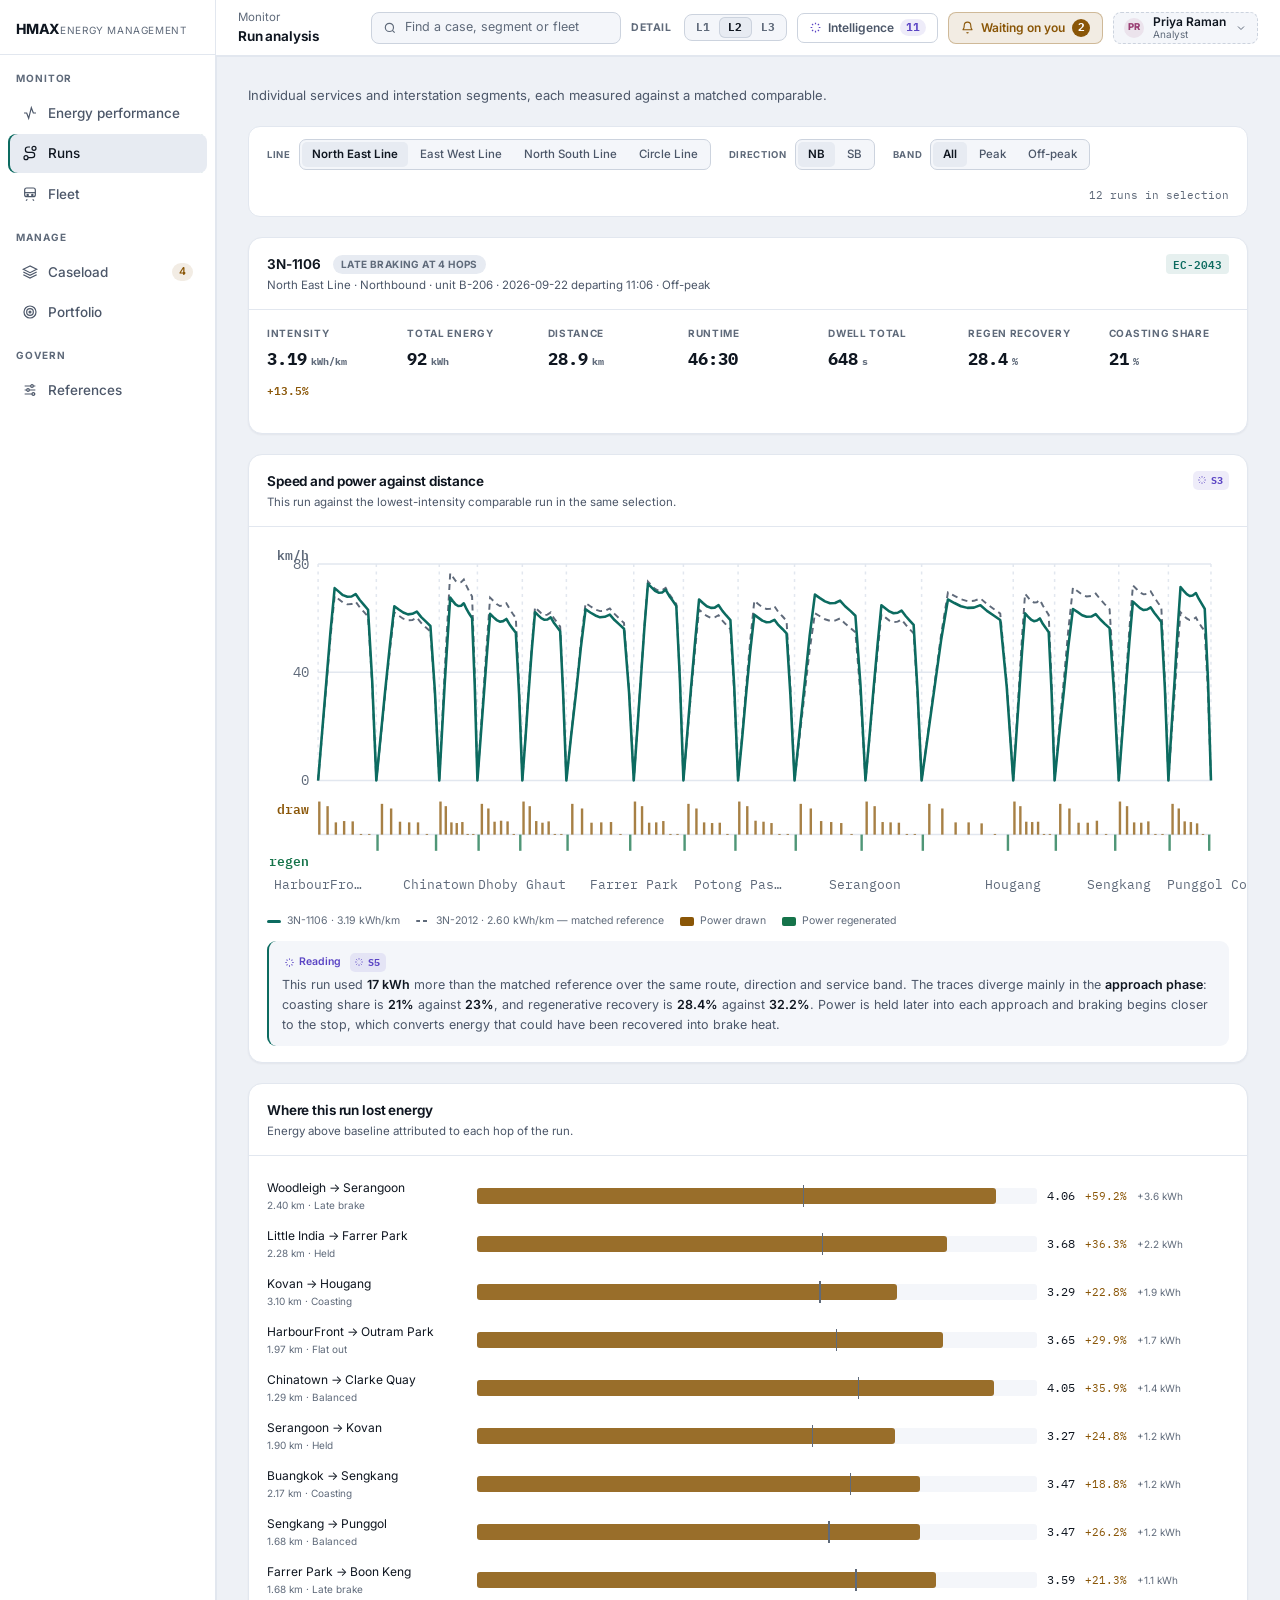
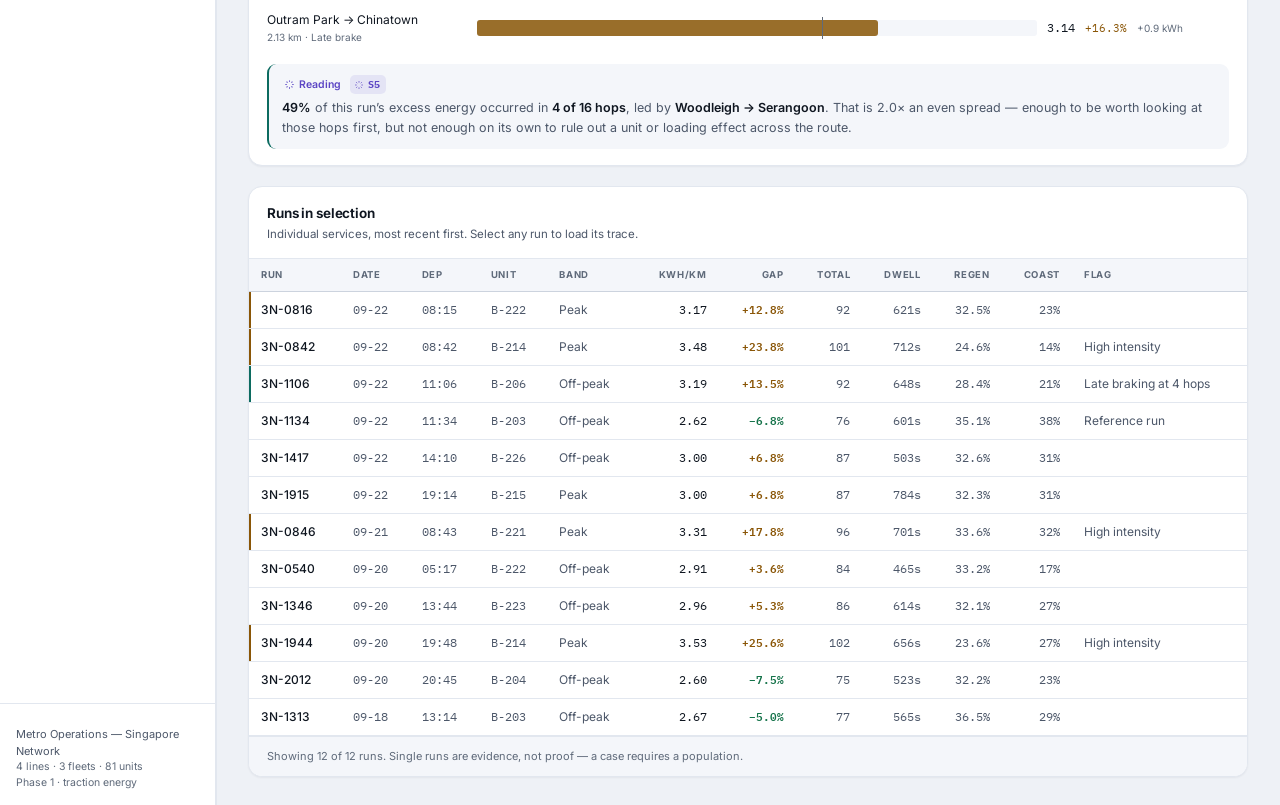
<file: runs.html>
<!DOCTYPE html>
<html lang="en">
<head>
<meta charset="UTF-8">
<meta name="robots" content="noindex, nofollow, noarchive, nosnippet">
<meta name="googlebot" content="noindex, nofollow">
<title>HMAX · Runs</title>
<meta name="viewport" content="width=device-width, initial-scale=1.0">
<script src="vendor/tailwind.js"></script>
<link rel="preconnect" href="https://fonts.googleapis.com">
<link href="https://fonts.googleapis.com/css2?family=Inter:wght@400;500;600;700;800&family=IBM+Plex+Mono:wght@400;500;600;700&display=swap" rel="stylesheet">
<link rel="stylesheet" href="shared.css">
<link rel="stylesheet" href="charts.css">
</head>
<body>
<div class="app-shell">
  <aside class="sidebar" id="sidebar"></aside>
  <main style="min-width:0">
    <div id="topbar"></div>
    <div id="main" class="px-8 py-7"></div>
  </main>
</div>

<script src="data.js"></script>
<script src="network.js"></script>
<script src="render.js"></script>
<script src="charts.js"></script>
<script src="shell.js"></script>
<script src="raise.js"></script>
<script>
(function () {
  var H = window.HMAX, R = H.render, Q = H.query, N = H.net, X = H.charts;
  var esc = R.esc, em = X.em;

  var ctx = H.shell.mount({ workspace: 'runs', crumb: 'Monitor', title: 'Run analysis' });
  if (!ctx) return;

  var state = {
    line: H.shell.param('line', 'L3'),
    dir: H.shell.param('dir', 'Northbound'),
    band: H.shell.param('band', 'All'),
    run: H.shell.param('run', '3N-1106')
  };

  function seg(id, items, current) {
    return '<span class="seg" data-seg="' + id + '">' + items.map(function (it) {
      return '<button data-v="' + esc(it.v) + '"' + (it.v === current ? ' class="on"' : '') + '>' +
        esc(it.label) + '</button>';
    }).join('') + '</span>';
  }

  var filter = { lineId: state.line, direction: state.dir };
  if (state.band !== 'All') filter.band = state.band;
  var list = N.runsFor(filter);

  var focus = N.runById(state.run);
  if (!focus || focus.lineId !== state.line) focus = list[0];

  /* The matched reference: the best comparable run in the same selection.
     A single run means nothing without the run it should be compared to. */
  var comparable = N.runsFor({ lineId: focus.lineId, direction: focus.direction, band: focus.band })
    .filter(function (r) { return r.id !== focus.id; })
    .sort(function (a, b) { return a.kwhPerKm - b.kwhPerKm; });
  var reference = comparable.length ? comparable[0] : null;

  var trace = N.runTrace(focus.id);
  var refTrace = reference ? N.runTrace(reference.id) : null;

  /* --------------------------------------------------------- controls */

  var controls =
    '<div class="filterbar mb-5">' +
      '<div class="filter-group"><span class="filter-label">Line</span>' +
        seg('line', N.LINES.map(function (l) {
          return { v: l.id, label: (R.lineOf(l.id) || {}).name || l.id };
        }), state.line) + '</div>' +
      '<div class="filter-group"><span class="filter-label">Direction</span>' +
        seg('dir', [{ v: 'Northbound', label: 'NB' }, { v: 'Southbound', label: 'SB' }], state.dir) + '</div>' +
      '<div class="filter-group"><span class="filter-label">Band</span>' +
        seg('band', [{ v: 'All', label: 'All' }, { v: 'Peak', label: 'Peak' },
                     { v: 'Off-peak', label: 'Off-peak' }], state.band) + '</div>' +
      '<span class="filter-reset mono text-[10.5px]">' + list.length + ' runs in selection</span>' +
    '</div>';

  /* ----------------------------------------------------- run comparison */

  var deltaKwh = focus.kwh - Math.round((reference ? reference.kwhPerKm : focus.baseline) * focus.km);
  var compare = reference ? reference : null;

  var header =
    '<div class="panel mb-5">' +
      '<div class="panel-head">' +
        '<div>' +
          '<div class="flex items-center gap-3">' +
            '<span class="panel-title">' + esc(focus.id) + '</span>' +
            (focus.flag ? '<span class="conf-pill">' + esc(focus.flag) + '</span>' : '') +
          '</div>' +
          '<div class="panel-sub">' + esc((R.lineOf(focus.lineId) || {}).name) + ' · ' + esc(focus.direction) +
            ' · unit <a class="cell-link" href="fleet.html?unit=' + esc(focus.unitId) + '">' + esc(focus.unitId) + '</a>' +
            ' · ' + esc(focus.date) + ' departing ' + esc(focus.departure) + ' · ' + esc(focus.band) + '</div>' +
        '</div>' +
        '<div class="panel-actions">' +
          (focus.caseId
            ? '<a class="case-link" href="case.html?id=' + esc(focus.caseId) + '">' + esc(focus.caseId) + '</a>'
            : '<button class="btn-ghost" id="raiseRun">Raise a case</button>') +
        '</div>' +
      '</div>' +
      '<div class="panel-body">' +
        '<div class="grid grid-cols-7 gap-5 mb-4">' +
          '<div><div class="stat-label">Intensity</div><div class="num-lg mt-1.5">' + focus.kwhPerKm.toFixed(2) +
            '<span class="text-[10px] ml-1 muted">kWh/km</span></div>' +
            '<div class="mt-1">' + X.delta(focus.kwhPerKm, focus.baseline) + '</div></div>' +
          '<div><div class="stat-label">Total energy</div><div class="num-lg mt-1.5">' + focus.kwh +
            '<span class="text-[10px] ml-1 muted">kWh</span></div></div>' +
          '<div><div class="stat-label">Distance</div><div class="num-lg mt-1.5">' + focus.km.toFixed(1) +
            '<span class="text-[10px] ml-1 muted">km</span></div></div>' +
          '<div><div class="stat-label">Runtime</div><div class="num-lg mt-1.5">' +
            Math.floor(focus.runtime / 60) + ':' + (focus.runtime % 60 < 10 ? '0' : '') + (focus.runtime % 60) +
            '</div></div>' +
          '<div><div class="stat-label">Dwell total</div><div class="num-lg mt-1.5">' + focus.dwellTotal +
            '<span class="text-[10px] ml-1 muted">s</span></div></div>' +
          '<div><div class="stat-label">Regen recovery</div><div class="num-lg mt-1.5">' + focus.regenPct.toFixed(1) +
            '<span class="text-[10px] ml-1 muted">%</span></div></div>' +
          '<div><div class="stat-label">Coasting share</div><div class="num-lg mt-1.5">' + focus.coastPct +
            '<span class="text-[10px] ml-1 muted">%</span></div></div>' +
        '</div>' +
      '</div>' +
    '</div>';

  /* --------------------------------------------------------- the trace */

  var lateBrake = focus.coastPct < 22;
  var profilePanel =
    '<div class="panel mb-5">' +
      '<div class="panel-head">' +
        '<div><div class="panel-title">Speed and power against distance</div>' +
          '<div class="panel-sub">This run against the lowest-intensity comparable run in the same selection.</div></div>' +
        '<div class="panel-actions">' + R.sref('S3') + '</div>' +
      '</div>' +
      '<div class="panel-body">' +
        X.runProfile(trace, { height: 240, reference: refTrace }) +
        '<div class="chart-legend">' +
          '<span class="cl-item"><span class="cl-swatch" style="background:var(--accent)"></span>' +
            esc(focus.id) + ' · ' + focus.kwhPerKm.toFixed(2) + ' kWh/km</span>' +
          (reference ? '<span class="cl-item"><span class="cl-swatch dash"></span>' +
            esc(reference.id) + ' · ' + reference.kwhPerKm.toFixed(2) + ' kWh/km — matched reference</span>' : '') +
          '<span class="cl-item"><span class="cl-swatch area" style="background:var(--amber)"></span>Power drawn</span>' +
          '<span class="cl-item"><span class="cl-swatch area" style="background:var(--green)"></span>Power regenerated</span>' +
        '</div>' +
        X.note(reference
          ? 'This run used ' + em(Math.abs(deltaKwh) + ' kWh') + ' ' + (deltaKwh > 0 ? 'more' : 'less') +
            ' than the matched reference over the same route, direction and service band. ' +
            'The traces diverge mainly in the ' + em('approach phase') + ': coasting share is ' +
            em(focus.coastPct + '%') + ' against ' + em(reference.coastPct + '%') + ', and regenerative ' +
            'recovery is ' + em(focus.regenPct.toFixed(1) + '%') + ' against ' + em(reference.regenPct.toFixed(1) + '%') + '. ' +
            (lateBrake
              ? 'Power is held later into each approach and braking begins closer to the stop, which converts energy that could have been recovered into brake heat.'
              : 'Traction cut-off points are broadly aligned, so the difference is more likely to originate in load, gradient handling or unit condition than in driving style.')
          : 'No comparable run exists in this selection, so this trace cannot be interpreted as good or bad. ' +
            'Widen the selection or extend the period before drawing a conclusion.', 'S5') +
      '</div>' +
    '</div>';

  /* ------------------------------------------------ hop-by-hop breakdown */

  var hops = N.hopsFor({ lineId: focus.lineId, direction: focus.direction })
    .sort(function (a, b) { return a.seq - b.seq; });
  var rnd = N.seed('run-' + focus.id);
  var rows = hops.map(function (h) {
    var f = 0.92 + rnd() * 0.22;
    var v = Math.round(h.kwhPerKm * f * (focus.kwhPerKm / focus.baseline) * 100) / 100;
    return { hop: h, value: v, excess: Math.round((v - h.baseline) * h.km * 10) / 10 };
  });
  var worstRows = rows.slice().sort(function (a, b) { return b.excess - a.excess; }).slice(0, 4);
  var worstShare = Math.round(worstRows.reduce(function (a, r) { return a + Math.max(0, r.excess); }, 0) /
    (rows.reduce(function (a, r) { return a + Math.max(0, r.excess); }, 0) || 1) * 100);
  /* Share of excess against share of route. An even run scores 1.0, so the
     multiple — not the raw percentage — is what says "concentrated". */
  var concentration = (worstShare / 100) / (worstRows.length / rows.length);
  var readsAs = concentration >= 2.5
    ? 'That is ' + concentration.toFixed(1) + '\u00d7 what an evenly driven run would put in the same ' +
      'number of hops, which points to a specific location or approach rather than to how the run was ' +
      'driven as a whole.'
    : concentration >= 1.6
      ? 'That is ' + concentration.toFixed(1) + '\u00d7 an even spread \u2014 enough to be worth looking ' +
        'at those hops first, but not enough on its own to rule out a unit or loading effect across the route.'
      : 'That is close to an even spread across the route, which is more consistent with unit condition ' +
        'or loading than with any one location.';

  var breakdown =
    '<div class="panel mb-5">' +
      '<div class="panel-head">' +
        '<div><div class="panel-title">Where this run lost energy</div>' +
          '<div class="panel-sub">Energy above baseline attributed to each hop of the run.</div></div>' +
      '</div>' +
      '<div class="panel-body">' +
        X.rankedBars(rows.slice().sort(function (a, b) { return b.excess - a.excess; }).slice(0, 10).map(function (r) {
          return {
            label: r.hop.label, sub: r.hop.km.toFixed(2) + ' km · ' + r.hop.speedClass,
            value: r.value, baseline: r.hop.baseline,
            flag: r.excess > 0 ? '+' + r.excess.toFixed(1) + ' kWh' : 'at baseline',
            href: 'overview.html?hop=' + r.hop.id
          };
        }), { dp: 2 }) +
        X.note(em(worstShare + '%') + ' of this run\u2019s excess energy occurred in ' +
          em(worstRows.length + ' of ' + rows.length + ' hops') + ', led by ' +
          em(worstRows[0].hop.label) + '. ' + readsAs,
          'S5') +
      '</div>' +
    '</div>';

  /* -------------------------------------------------------- the run list */

  var listPanel =
    '<div class="panel">' +
      '<div class="panel-head">' +
        '<div><div class="panel-title">Runs in selection</div>' +
          '<div class="panel-sub">Individual services, most recent first. Select any run to load its trace.</div></div>' +
      '</div>' +
      '<div class="panel-body flush"><div class="dt-scroll"><table class="dt"><thead><tr>' +
        '<th>Run</th><th>Date</th><th>Dep</th><th>Unit</th><th>Band</th>' +
        '<th class="num">kWh/km</th><th class="num">Gap</th><th class="num">Total</th>' +
        '<th class="num">Dwell</th><th class="num">Regen</th><th class="num">Coast</th><th>Flag</th>' +
      '</tr></thead><tbody>' +
      list.slice(0, 40).map(function (r) {
        return '<tr class="' + (r.id === focus.id ? 'is-cased' : r.deltaPct > 12 ? 'is-flagged' : '') + '">' +
          '<td class="key"><a class="cell-link" href="runs.html?line=' + state.line + '&dir=' +
            encodeURIComponent(state.dir) + '&band=' + encodeURIComponent(state.band) +
            '&run=' + esc(r.id) + '">' + esc(r.id) + '</a></td>' +
          '<td class="mono muted">' + esc(r.date.slice(5)) + '</td>' +
          '<td class="mono">' + esc(r.departure) + '</td>' +
          '<td class="mono">' + esc(r.unitId) + '</td>' +
          '<td>' + esc(r.band) + '</td>' +
          '<td class="num mono" style="color:var(--text-primary)">' + r.kwhPerKm.toFixed(2) + '</td>' +
          '<td class="num">' + X.delta(r.kwhPerKm, r.baseline) + '</td>' +
          '<td class="num mono muted">' + r.kwh + '</td>' +
          '<td class="num mono">' + r.dwellTotal + 's</td>' +
          '<td class="num mono">' + r.regenPct.toFixed(1) + '%</td>' +
          '<td class="num mono">' + r.coastPct + '%</td>' +
          '<td class="text-[10.5px] muted">' + esc(r.flag || '') + '</td>' +
        '</tr>';
      }).join('') +
      '</tbody></table></div></div>' +
      '<div class="panel-foot">Showing ' + Math.min(40, list.length) + ' of ' + list.length +
        ' runs. Single runs are evidence, not proof — a case requires a population.</div>' +
    '</div>';

  document.getElementById('main').innerHTML =
    '<p class="lede mb-5">Individual services and interstation segments, each measured against a matched comparable.</p>' +
    controls + header + profilePanel + breakdown + listPanel;

  /* -------------------------------------------------------- interaction */

  function go(changes) {
    var s = {}, k;
    for (k in state) if (state.hasOwnProperty(k)) s[k] = state[k];
    for (k in changes) if (changes.hasOwnProperty(k)) s[k] = changes[k];
    var q = [];
    for (k in s) if (s.hasOwnProperty(k) && s[k] != null) q.push(k + '=' + encodeURIComponent(s[k]));
    location.href = 'runs.html?' + q.join('&');
  }

  var segs = document.querySelectorAll('[data-seg]');
  for (var i = 0; i < segs.length; i++) {
    (function (wrap) {
      var key = wrap.getAttribute('data-seg');
      var bs = wrap.getElementsByTagName('button');
      for (var j = 0; j < bs.length; j++) {
        (function (b) {
          b.addEventListener('click', function () {
            var c = {}; c[key] = b.getAttribute('data-v'); c.run = null; go(c);
          });
        })(bs[j]);
      }
    })(segs[i]);
  }

  var rb = document.getElementById('raiseRun');
  if (rb) {
    rb.addEventListener('click', function () {
      var unit = N.unitById(focus.unitId);
      H.raise.open(unit || worstRows[0].hop);
    });
  }
})();
</script>
</body>
</html>
</file>
<file: shared.css>
:root{
  /* Light enterprise palette. Surfaces ascend toward white; the page itself is
     the recessed plane, so cards read as the working surface. */
  --bg: #eef1f6;
  --bg-elev-1: #ffffff;
  --bg-elev-2: #f4f6fa;
  --bg-elev-3: #e7ebf2;
  --border: #ccd3de;
  --border-soft: #e2e7ef;
  --text-primary: #0f1620;
  --text-secondary: #4c5769;
  --text-tertiary: #5f6a7a;
  /* Product chrome and primary action. */
  --accent: #0c6b60;
  --accent-soft: rgba(12,107,96,0.10);
  /* State. Chosen for legibility as text on white, not for vibrancy. */
  --amber: #8a5607;
  --amber-soft: rgba(138,86,7,0.11);
  --red: #b3352c;
  --red-soft: rgba(179,53,44,0.10);
  --blue: #1c56c9;
  --blue-soft: rgba(28,86,201,0.10);
  /* Reserved for the intelligence layer. Nothing system-generated uses any
     other hue, so the reader learns it once. */
  --purple: #5b45c4;
  --purple-soft: rgba(91,69,196,0.10);
  --green: #15734a;
  --green-soft: rgba(21,115,74,0.10);
  --shadow-sm: 0 1px 2px rgba(15,22,32,.05);
  --shadow-md: 0 1px 3px rgba(15,22,32,.07), 0 4px 12px rgba(15,22,32,.05);
}
* { box-sizing: border-box; }
body{
  background: var(--bg);
  color: var(--text-primary);
  font-family: 'Inter', -apple-system, BlinkMacSystemFont, 'Segoe UI', sans-serif;
  -webkit-font-smoothing: antialiased;
}
.mono { font-family: 'IBM Plex Mono', monospace; }
.surface { background: var(--bg-elev-1); border: 1px solid var(--border-soft); }
.surface-2 { background: var(--bg-elev-2); border: 1px solid var(--border); }
.surface-3 { background: var(--bg-elev-3); border: 1px solid var(--border); }
.text-secondary { color: var(--text-secondary); }
.text-tertiary { color: var(--text-tertiary); }
.accent-text { color: var(--accent); }
::-webkit-scrollbar { width: 10px; height: 10px; }
::-webkit-scrollbar-thumb { background: #c3cbd8; border-radius: 8px; border: 2px solid transparent; background-clip: content-box; }
::-webkit-scrollbar-thumb:hover { background: #a8b3c4; background-clip: content-box; }
::-webkit-scrollbar-track { background: transparent; }

/* .nav-link retired â€” the top nav is gone; shell.js renders .sidebar-link. */

.toggle-btn { color: var(--text-secondary); transition: all .15s ease; }
.toggle-btn.active { background: var(--bg-elev-3); color: var(--text-primary); box-shadow: inset 0 0 0 1px var(--border); }

.kpi-card { background: linear-gradient(180deg, var(--bg-elev-1) 0%, var(--bg-elev-1) 100%); border: 1px solid var(--border-soft); transition: border-color .15s ease, transform .15s ease; }
.kpi-card:hover { border-color: var(--border); transform: translateY(-1px); }

.chip { background: var(--bg-elev-2); border: 1px solid var(--border); color: var(--text-secondary); transition: all .15s ease; cursor: pointer; }
.chip:hover { border-color: var(--border); color: var(--text-primary); }
.chip.active { background: var(--accent-soft); border-color: var(--accent); color: var(--accent); }

.insight-card { background: var(--bg-elev-1); border: 1px solid var(--border-soft); }
.insight-card:hover { border-color: var(--border); }

.conf-bar-track { background: var(--bg-elev-3); }

/* Depth is handled by [data-depth-min] in the shell section below.
   The former .expert-only / .mgmt-only pair is retired. */

.pulse-dot { animation: pulse 2.2s ease-in-out infinite; }
@keyframes pulse { 0%,100%{ opacity:1;} 50%{ opacity:.35;} }

.tooltip-target:hover .tooltip-box { opacity: 1; transform: translateY(0); pointer-events: auto; }
.tooltip-box { opacity: 0; transform: translateY(4px); transition: all .15s ease; pointer-events:none; }

.sparkline-fade { mask-image: linear-gradient(to right, black 70%, transparent 100%); }

/* .role-menu retired â€” superseded by .role-switch in the shell section. */

/* ---- shared additions for other screens ---- */
.row-hover:hover { background: var(--bg-elev-2); }
.tab-btn { color: var(--text-tertiary); border-bottom: 2px solid transparent; transition: all .15s ease; }
.tab-btn:hover { color: var(--text-secondary); }
.tab-btn.active { color: var(--text-primary); border-color: var(--accent); }
.tab-nav { display:flex; align-items:center; gap:28px; }
.stage-pill { font-size: 11px; font-weight: 600; padding: 3px 9px; border-radius: 999px; }
.timeline-dot { width: 9px; height: 9px; border-radius: 50%; flex-shrink: 0; }
.timeline-line { width: 1px; background: var(--border); flex-grow: 1; }
.progress-track { background: var(--bg-elev-3); border-radius: 999px; overflow: hidden; }
.card-hover:hover { border-color: var(--border); }
.select-like { background: var(--bg-elev-2); border: 1px solid var(--border); color: var(--text-secondary); }

/* ================= IA v2 : Monitor / Cases / Sources ================= */

/* --- sidebar shell --- */
.app-shell { display: grid; grid-template-columns: 216px 1fr; min-height: 100vh; }
.sidebar { background: var(--bg-elev-1); border-right: 1px solid var(--border-soft); display: flex; flex-direction: column; }
.sidebar-link { display: flex; align-items: center; gap: 10px; padding: 9px 14px; margin: 1px 8px; border-radius: 8px; color: var(--text-secondary); font-size: 13.5px; font-weight: 500; transition: all .15s ease; cursor: pointer; }
.sidebar-link:hover { background: var(--bg-elev-2); color: var(--text-primary); }
.sidebar-link.active { background: var(--bg-elev-3); color: var(--text-primary); box-shadow: inset 2px 0 0 var(--accent); }
.sidebar-link svg { width: 16px; height: 16px; flex-shrink: 0; }
.sidebar-badge { margin-left: auto; font-size: 10.5px; font-weight: 600; padding: 1px 7px; border-radius: 999px; background: var(--bg-elev-3); color: var(--text-tertiary); }
.sidebar-badge.new { background: var(--accent-soft); color: var(--accent); }

/* --- readiness ladder (L1-L7) : maturity, not severity â€” neutral-to-accent scale, not a stoplight --- */
.ladder-pill { font-family: 'IBM Plex Mono', monospace; font-size: 11px; font-weight: 700; padding: 2px 7px; border-radius: 5px; letter-spacing: .02em; }
.ladder-L1, .ladder-L2 { background: var(--bg-elev-3); color: var(--text-tertiary); }
.ladder-L3, .ladder-L4 { background: var(--bg-elev-3); color: var(--text-secondary); }
.ladder-L5, .ladder-L6 { background: var(--bg-elev-3); color: var(--text-primary); }
.ladder-L7 { background: var(--accent-soft); color: var(--accent); }
.ladder-track { display: flex; gap: 2px; }
.ladder-seg { width: 12px; height: 4px; border-radius: 2px; background: var(--border); }
.ladder-seg.filled { background: var(--accent); }

/* --- margin / impact reservation ledger --- */
.ledger-track { height: 6px; border-radius: 999px; background: var(--bg-elev-3); overflow: hidden; display: flex; }
.ledger-fill-committed { background: var(--accent); }
.ledger-fill-available { background: var(--border); }

/* --- baseline object badges (type must always be explicit â€” distinguished by label/icon, not color) --- */
.baseline-type { font-size: 10.5px; font-weight: 700; text-transform: uppercase; letter-spacing: .04em; padding: 2px 8px; border-radius: 999px; border: 1px solid var(--border); background: var(--bg-elev-3); color: var(--text-secondary); }

/* --- trace / attribution (Progressive Disclosure Trace) --- */
.trace-chip { display: inline-flex; align-items: center; gap: 4px; font-family: 'IBM Plex Mono', monospace; font-size: 10.5px; font-weight: 600; color: var(--text-tertiary); border: 1px dashed var(--border); border-radius: 5px; padding: 1px 6px; cursor: pointer; transition: all .15s ease; }
.trace-chip:hover { color: var(--accent); border-color: var(--accent); border-style: solid; }
.trace-ladder { display: none; }
.trace-ladder.open { display: block; }
.trace-step { border-left: 2px solid var(--border); padding: 8px 0 8px 14px; margin-left: 4px; position: relative; }
.trace-step::before { content: ''; position: absolute; left: -5px; top: 14px; width: 8px; height: 8px; border-radius: 50%; background: var(--bg-elev-1); border: 2px solid var(--accent); }
.trace-step:last-child { border-color: transparent; }

/* --- constraint envelope / actionability class --- */
.envelope-stat { border: 1px solid var(--border-soft); background: var(--bg-elev-2); border-radius: 10px; padding: 12px; }
.action-class { font-size: 10px; font-weight: 700; text-transform: uppercase; letter-spacing: .04em; padding: 2px 7px; border-radius: 4px; }
.action-class.immediate { background: var(--accent-soft); color: var(--accent); }
.action-class.threshold { background: var(--amber-soft); color: var(--amber); }
.action-class.engineering { background: var(--bg-elev-3); color: var(--text-secondary); }

/* --- plan / verdict pair --- */
.plan-lock { border: 1px solid var(--border); background: var(--bg-elev-2); border-radius: 10px; }
.verdict-card { border-radius: 10px; padding: 14px; }
.verdict-card.confirmed { background: var(--green-soft); border: 1px solid rgba(74,222,128,.35); }
.verdict-card.partial { background: var(--amber-soft); border: 1px solid rgba(245,185,92,.35); }
.verdict-card.inconclusive { background: var(--bg-elev-3); border: 1px solid var(--border); }

/* --- smart pipeline: signal engine, precedent nudges, auto vs human provenance --- */
.smart-tag{ display:inline-flex; align-items:center; gap:4px; font-size:10.5px; font-weight:600; padding:2px 2px; color: var(--purple); border:none; background:none; }
.smart-tag svg{ width:11px; height:11px; flex-shrink:0; }
.smart-tag.subtle{ color: var(--text-tertiary); }
.precedent-card{ border:1px solid var(--border); background: var(--bg-elev-2); border-radius:12px; }
.funnel-stage{ display:flex; align-items:center; justify-content:space-between; gap:8px; padding:6px 0; }
.funnel-bar-track{ height:5px; border-radius:999px; background: var(--bg-elev-3); overflow:hidden; margin-top:4px; }
.funnel-bar-fill{ height:100%; background: var(--accent); border-radius:999px; }
.trail-icon{ width:18px; height:18px; border-radius:50%; display:flex; align-items:center; justify-content:center; flex-shrink:0; font-size:9.5px; font-weight:700; }
.trail-icon.auto{ background: var(--accent-soft); color: var(--accent); }
.trail-icon.human{ background: var(--bg-elev-3); color: var(--text-secondary); }
.readiness-progress-track{ height:4px; border-radius:999px; background: var(--bg-elev-3); overflow:hidden; }
.readiness-progress-fill{ height:100%; background: var(--amber); border-radius:999px; }
.suggested-action{ position:relative; box-shadow: 0 0 0 1px var(--accent) inset; }
.suggested-flag{ position:absolute; top:-8px; right:10px; font-size:9.5px; font-weight:700; letter-spacing:.04em; text-transform:uppercase; color: var(--bg); background: var(--accent); padding:1.5px 7px; border-radius:999px; }

/* --- opportunity chip embedded in monitor charts --- */
.opp-chip { display: inline-flex; align-items: center; gap: 6px; font-size: 11px; font-weight: 700; letter-spacing: .03em; text-transform: uppercase; color: var(--accent); background: var(--accent-soft); border: 1px solid rgba(94,234,212,.3); padding: 3px 10px; border-radius: 999px; }

/* --- schematic chart placeholders (structural, not literal charting) --- */
.chart-frame { position: relative; height: 168px; border-bottom: 1px solid var(--border-soft); border-left: 1px solid var(--border-soft); }
.chart-frame svg { position: absolute; inset: 0; width: 100%; height: 100%; overflow: visible; }

/* --- lifecycle stepper: one framework, reused per case regardless of type --- */
.progress-card{ background: var(--bg-elev-1); border: 1px solid var(--border-soft); border-radius: 12px; padding: 16px 18px 14px; }
.progress-card-head{ display:flex; align-items:center; justify-content:space-between; margin-bottom:14px; }
.progress-eyebrow{ font-size:10.5px; font-weight:700; letter-spacing:.06em; text-transform:uppercase; color: var(--text-tertiary); }
.progress-substep{ font-size:11px; color: var(--text-secondary); }
.stepper-track{ position:relative; display:flex; justify-content:space-between; padding:0 2px; }
.stepper-line{ position:absolute; left:8.333%; right:8.333%; top:13px; height:2px; background: var(--border-soft); z-index:0; }
.stepper-line-fill{ position:absolute; left:8.333%; top:13px; height:2px; background: var(--accent); z-index:1; transition: width .2s ease; }
.stepper-node{ position:relative; z-index:2; display:flex; flex-direction:column; align-items:center; gap:7px; flex:1; }
.stepper-dot{ width:24px; height:24px; border-radius:50%; display:flex; align-items:center; justify-content:center; font-size:10.5px; font-weight:800; background: var(--bg-elev-2); border:2px solid var(--border-soft); color: var(--text-tertiary); }
.stepper-dot.done{ background: var(--accent); border-color: var(--accent); color: var(--bg); }
.stepper-dot.current{ background: var(--bg-elev-2); border-color: var(--accent); color: var(--accent); box-shadow: 0 0 0 4px var(--accent-soft); }
.stepper-label{ font-size:10px; font-weight:700; letter-spacing:.03em; text-transform:uppercase; color: var(--text-tertiary); }
.stepper-label.done{ color: var(--text-secondary); }
.stepper-label.current{ color: var(--text-primary); }
.stepper-divider{ height:1px; background: var(--border-soft); margin:14px 0 12px; }
.stepper-next{ display:flex; align-items:center; gap:10px; }
.stepper-next-icon{ width:26px; height:26px; border-radius:50%; display:flex; align-items:center; justify-content:center; background: var(--accent-soft); color: var(--accent); flex-shrink:0; }
.stepper-next-text{ font-size:12.5px; line-height:1.4; }
.stepper-next-text b{ font-weight:700; color: var(--text-primary); }
.stepper-next-meta{ font-size:11.5px; color: var(--text-secondary); margin-left:auto; white-space:nowrap; padding-left:14px; text-align:right; }

/* --- readiness gate: N questions, generic across case/lever types --- */
.readiness-row{ display:flex; align-items:center; justify-content:space-between; gap:12px; padding:11px 0; border-top:1px solid var(--border-soft); }
.readiness-row:first-child{ border-top:none; }
.readiness-dot{ width:7px; height:7px; border-radius:50%; background: var(--green); flex-shrink:0; }
.readiness-dot.open{ background: var(--text-tertiary); }

/* --- evidence-by-question blocks (lettered, source-agnostic) --- */
.ev-letter{ width:22px; height:22px; border-radius:6px; display:flex; align-items:center; justify-content:center; font-size:11.5px; font-weight:800; background: var(--accent-soft); color: var(--accent); flex-shrink:0; }
.ev-block-head{ display:flex; align-items:center; justify-content:space-between; gap:12px; flex-wrap:wrap; }
.ev-question{ font-size:11.5px; color: var(--text-tertiary); font-style:italic; }

/* --- currency: named budgets a lever draws down, owned by a role --- */
.currency-chip{ font-size:10px; font-weight:700; text-transform:uppercase; letter-spacing:.05em; padding:2px 8px; border-radius:5px; border:1px solid var(--border); background: var(--bg-elev-3); color: var(--text-secondary); }
.gainpay-track{ height:9px; border-radius:999px; overflow:hidden; display:flex; background: var(--bg-elev-3); }
.gainpay-gain{ background: var(--green); height:100%; }
.gainpay-pay{ background: var(--amber); height:100%; }

/* --- scenario bundle cards --- */
.bundle-card{ border:1px solid var(--border-soft); background: var(--bg-elev-2); border-radius:12px; padding:16px; }
.bundle-card.recommended{ border-color: var(--accent); background: var(--bg-elev-3); box-shadow: 0 0 0 1px var(--accent-soft) inset; }
.bundle-bar-track{ height:7px; border-radius:999px; overflow:hidden; display:flex; background: var(--bg-elev-3); }

/* ===========================================================================
   IA v3 â€” shell, depth, queues, gates, handover, smart layer
   Added in S2. Colour stays reserved for meaningful state: a gate that is
   yours, a block, a confirmed verdict, a low-confidence reading. Structure,
   hierarchy and ownership are carried by weight, spacing and rule â€” not hue.
   ========================================================================= */

/* --- depth ---------------------------------------------------------------
   One mechanism replaces the old expert-only / mgmt-only pair. Any element
   can declare the minimum depth at which it is meaningful; the shell sets
   data-depth on <body>. L1 headline, L2 working, L3 full trace.
   Display variants are explicit because `revert` would discard the utility
   class that set the element's display in the first place.
   ----------------------------------------------------------------------- */
[data-depth-min]{ display: none !important; }
body[data-depth="L2"] [data-depth-min="L2"],
body[data-depth="L3"] [data-depth-min="L2"],
body[data-depth="L3"] [data-depth-min="L3"]{ display: block !important; }
body[data-depth="L2"] [data-depth-min="L2"].flex,
body[data-depth="L3"] [data-depth-min="L2"].flex,
body[data-depth="L3"] [data-depth-min="L3"].flex{ display: flex !important; }
body[data-depth="L2"] [data-depth-min="L2"].grid,
body[data-depth="L3"] [data-depth-min="L2"].grid,
body[data-depth="L3"] [data-depth-min="L3"].grid{ display: grid !important; }
body[data-depth="L2"] [data-depth-min="L2"].inline-flex,
body[data-depth="L3"] [data-depth-min="L2"].inline-flex,
body[data-depth="L3"] [data-depth-min="L3"].inline-flex{ display: inline-flex !important; }
body[data-depth="L2"] [data-depth-min="L2"].inline,
body[data-depth="L3"] [data-depth-min="L2"].inline,
body[data-depth="L3"] [data-depth-min="L3"].inline{ display: inline !important; }
body[data-depth="L2"] tr[data-depth-min="L2"],
body[data-depth="L3"] tr[data-depth-min="L2"],
body[data-depth="L3"] tr[data-depth-min="L3"]{ display: table-row !important; }
/* the full trace opens on its own at L3 without needing to be clicked */
body[data-depth="L3"] .trace-ladder{ display: block; }

/* --- topbar --------------------------------------------------------------
   One row, four slots: identity, search, depth, role. Rendered once by
   shell.js so every workspace is guaranteed the same controls.
   ----------------------------------------------------------------------- */
#topbar{ position:sticky; top:0; z-index:40; }
.topbar-slot{ display:flex; align-items:center; gap:14px; height:56px; padding:0 22px; background: var(--bg-elev-1); border-bottom:1px solid var(--border-soft); position:sticky; top:0; z-index:40; }
.topbar-slot .ts-title{ font-size:13.5px; font-weight:650; color: var(--text-primary); letter-spacing:-.01em; }
.topbar-slot .ts-crumb{ font-size:11.5px; color: var(--text-tertiary); }
.topbar-slot .ts-right{ margin-left:auto; display:flex; align-items:center; gap:10px; }

.case-search{ position:relative; display:flex; align-items:center; gap:8px; min-width:250px; height:32px; padding:0 11px; border-radius:8px; background: var(--bg-elev-2); border:1px solid var(--border); transition: border-color .15s ease; }
.case-search:focus-within{ border-color:var(--accent); box-shadow:0 0 0 3px var(--accent-soft); }
.case-search svg{ width:14px; height:14px; color: var(--text-tertiary); flex-shrink:0; }
.case-search input{ flex:1; background:none; border:none; outline:none; color: var(--text-primary); font-size:12.5px; }
.case-search input::placeholder{ color: var(--text-tertiary); }
.case-search kbd{ font-family:'IBM Plex Mono',monospace; font-size:10px; color: var(--text-tertiary); border:1px solid var(--border); border-radius:4px; padding:1px 5px; }
.case-search-results{ position:absolute; top:38px; left:0; right:0; background: var(--bg-elev-2); border:1px solid var(--border); border-radius:10px; overflow:hidden; box-shadow:0 12px 28px rgba(15,22,32,.13); z-index:60; }
.case-search-results .csr-item{ display:flex; align-items:center; gap:10px; padding:9px 12px; cursor:pointer; border-top:1px solid var(--border-soft); }
.case-search-results .csr-item:first-child{ border-top:none; }
.case-search-results .csr-item:hover{ background: var(--bg-elev-3); }
.case-search-results .csr-id{ font-family:'IBM Plex Mono',monospace; font-size:11px; color: var(--text-tertiary); }
.case-search-results .csr-empty{ padding:11px 12px; font-size:12px; color: var(--text-tertiary); }

/* --- depth control : a view setting, deliberately quiet --- */
.depth-control{ display:inline-flex; align-items:center; padding:2px; border-radius:8px; background: var(--bg-elev-2); border:1px solid var(--border); }
.depth-control button{ font-family:'IBM Plex Mono',monospace; font-size:10.5px; font-weight:700; letter-spacing:.02em; padding:3px 9px; border-radius:6px; color: var(--text-tertiary); background:none; border:none; cursor:pointer; transition: all .15s ease; }
.depth-control button:hover{ color: var(--text-secondary); }
.depth-control button.active{ background: var(--bg-elev-3); color: var(--text-primary); box-shadow: inset 0 0 0 1px var(--border); }
.depth-control-label{ font-size:10.5px; font-weight:700; letter-spacing:.06em; text-transform:uppercase; color: var(--text-tertiary); margin-right:2px; }

/* --- attention pill : the count of things waiting on the current role.
       Amber only when non-zero â€” a zero state must not read as a warning. --- */
.attention-pill{ display:inline-flex; align-items:center; gap:7px; height:32px; padding:0 12px; border-radius:8px; font-size:12px; font-weight:600; background: var(--bg-elev-2); border:1px solid var(--border); color: var(--text-tertiary); cursor:pointer; transition: all .15s ease; }
.attention-pill:hover{ border-color: var(--text-tertiary); color: var(--text-secondary); }
.attention-pill .ap-count{ font-family:'IBM Plex Mono',monospace; font-size:11px; font-weight:800; min-width:18px; height:18px; padding:0 5px; border-radius:999px; display:inline-flex; align-items:center; justify-content:center; background: var(--bg-elev-3); color: var(--text-tertiary); }
.attention-pill.has-items{ background: var(--amber-soft); border-color: rgba(138,86,7,.34); color: var(--amber); }
.attention-pill.has-items:hover{ border-color: rgba(138,86,7,.62); color: var(--amber); }
.attention-pill.has-items .ap-count{ background: var(--amber); color: #fff; }

/* --- role switch : a demonstration device, not a product control. The dashed
       edge is the tell â€” it should never be mistaken for account switching. --- */
.role-switch{ position:relative; display:inline-flex; align-items:center; gap:9px; height:32px; padding:0 10px; border-radius:8px; background: var(--bg-elev-2); border:1px dashed var(--border); cursor:pointer; transition: border-color .15s ease; }
.role-switch:hover{ border-color:var(--border); background:var(--bg-elev-2); }
.role-switch .rs-avatar{ width:20px; height:20px; border-radius:50%; display:flex; align-items:center; justify-content:center; font-size:9.5px; font-weight:800; letter-spacing:-.02em; flex-shrink:0; background: var(--bg-elev-3); color: var(--text-secondary); }
.role-switch .rs-name{ font-size:12px; font-weight:600; color: var(--text-primary); line-height:1.1; }
.role-switch .rs-role{ font-size:10px; color: var(--text-tertiary); line-height:1.1; }
.role-switch .rs-caret{ width:12px; height:12px; color: var(--text-tertiary); }
.role-menu-panel{ position:absolute; top:38px; right:0; width:268px; background: var(--bg-elev-2); border:1px solid var(--border); border-radius:12px; overflow:hidden; box-shadow:0 14px 34px rgba(15,22,32,.15); z-index:60; }
.role-menu-panel .rmp-note{ padding:9px 13px; font-size:10.5px; line-height:1.5; color: var(--text-tertiary); background: var(--bg-elev-1); border-bottom:1px solid var(--border-soft); }
.role-menu-panel .rmp-item{ display:flex; align-items:flex-start; gap:10px; padding:10px 13px; cursor:pointer; border-top:1px solid var(--border-soft); }
.role-menu-panel .rmp-item:hover{ background: var(--bg-elev-3); }
.role-menu-panel .rmp-item.active{ background: var(--bg-elev-3); }
.role-menu-panel .rmp-item.active .rmp-name{ color: var(--text-primary); }
.role-menu-panel .rmp-name{ font-size:12.5px; font-weight:600; color: var(--text-secondary); }
.role-menu-panel .rmp-desc{ font-size:10.5px; color: var(--text-tertiary); line-height:1.45; margin-top:1px; }
.role-menu-panel .rmp-count{ margin-left:auto; font-family:'IBM Plex Mono',monospace; font-size:10px; font-weight:700; padding:1px 6px; border-radius:999px; background: var(--bg-elev-1); color: var(--text-tertiary); flex-shrink:0; }
.role-menu-panel .rmp-count.live{ background: var(--amber-soft); color: var(--amber); }

/* sidebar gains an "awaiting you" marker, so the count is visible before click */
.sidebar-link.needs .sidebar-badge{ background: var(--amber-soft); color: var(--amber); }

/* --- queues --------------------------------------------------------------
   Caseload, decisions and ledger are the same list with different filters.
   A row states the case, its stage, and the one thing needed next.
   ----------------------------------------------------------------------- */
.queue-group{ display:flex; align-items:center; gap:10px; padding:16px 0 9px; }
.queue-group-title{ font-size:11px; font-weight:700; letter-spacing:.06em; text-transform:uppercase; color: var(--text-secondary); }
.queue-group-count{ font-family:'IBM Plex Mono',monospace; font-size:10.5px; font-weight:700; padding:1px 7px; border-radius:999px; background: var(--bg-elev-2); color: var(--text-tertiary); }
.queue-group-rule{ flex:1; height:1px; background: var(--border-soft); }

.queue-row{ display:grid; grid-template-columns: 1fr 132px 190px 92px; align-items:center; gap:16px; padding:13px 14px; border-radius:10px; border:1px solid transparent; background: var(--bg-elev-1); cursor:pointer; transition: all .15s ease; }
.queue-row + .queue-row{ margin-top:5px; }
.queue-row:hover{ background: var(--bg-elev-2); border-color: var(--border); }
.queue-row.is-yours{ box-shadow: inset 2.5px 0 0 var(--amber); }
.queue-row.is-blocked{ box-shadow: inset 2.5px 0 0 var(--red); }
.queue-row.is-closed{ opacity:.62; }
.queue-row.is-closed:hover{ opacity:1; }
.queue-row .qr-id{ font-family:'IBM Plex Mono',monospace; font-size:10.5px; color: var(--text-tertiary); }
.queue-row .qr-title{ font-size:13px; font-weight:600; color: var(--text-primary); line-height:1.35; margin-top:2px; }
.queue-row .qr-where{ font-size:11px; color: var(--text-tertiary); margin-top:3px; }
.queue-row .qr-impact{ font-family:'IBM Plex Mono',monospace; font-size:13px; font-weight:700; color: var(--text-primary); text-align:right; }
.queue-row .qr-impact-unit{ font-size:10px; font-weight:600; color: var(--text-tertiary); }

/* the column that makes a queue a queue: one action, one named owner */
.queue-need{ display:flex; flex-direction:column; gap:2px; min-width:0; }
.queue-need .qn-what{ font-size:12px; font-weight:600; color: var(--text-secondary); white-space:nowrap; overflow:hidden; text-overflow:ellipsis; }
.queue-need .qn-who{ font-size:10.5px; color: var(--text-tertiary); }
.queue-need.gate .qn-what{ color: var(--amber); }
.queue-need.blocked .qn-what{ color: var(--red); }
.queue-need.done .qn-what{ color: var(--green); }
.queue-need.exception .qn-what{ color: var(--red); font-style:italic; }

/* --- slide-over : preview a case without losing the queue --- */
.slide-over-scrim{ position:fixed; inset:0; background:rgba(26,34,46,.34); opacity:0; pointer-events:none; transition:opacity .2s ease; z-index:70; }
.slide-over-scrim.open{ opacity:1; pointer-events:auto; }
.slide-over{ position:fixed; top:0; right:0; bottom:0; width:520px; max-width:92vw; background: var(--bg-elev-1); border-left:1px solid var(--border); transform:translateX(100%); transition:transform .22s cubic-bezier(.32,.72,0,1); z-index:71; display:flex; flex-direction:column; }
.slide-over.open{ transform:translateX(0); }
.slide-over-head{ display:flex; align-items:flex-start; gap:12px; padding:18px 20px 14px; border-bottom:1px solid var(--border-soft); }
.slide-over-body{ flex:1; overflow-y:auto; padding:18px 20px 24px; }
.slide-over-foot{ padding:14px 20px; border-top:1px solid var(--border-soft); background: var(--bg-elev-2); display:flex; align-items:center; gap:10px; }

/* --- gate banner ---------------------------------------------------------
   The case spine's single most important element: at every stage it states
   who holds the pen and what has to happen for it to move.
   ----------------------------------------------------------------------- */
.gate-banner{ display:flex; align-items:flex-start; gap:13px; padding:14px 16px; border-radius:12px; border:1px solid var(--border); background: var(--bg-elev-2); }
.gate-banner .gb-icon{ width:30px; height:30px; border-radius:9px; display:flex; align-items:center; justify-content:center; flex-shrink:0; background: var(--bg-elev-3); color: var(--text-secondary); }
.gate-banner .gb-icon svg{ width:15px; height:15px; }
.gate-banner .gb-label{ font-size:10.5px; font-weight:700; letter-spacing:.06em; text-transform:uppercase; color: var(--text-tertiary); }
.gate-banner .gb-what{ font-size:13.5px; font-weight:650; color: var(--text-primary); margin-top:2px; line-height:1.4; }
.gate-banner .gb-detail{ font-size:11.5px; color: var(--text-secondary); margin-top:4px; line-height:1.5; }
.gate-banner .gb-actions{ margin-left:auto; display:flex; align-items:center; gap:8px; flex-shrink:0; padding-left:14px; }
/* yours â€” the only variant that gets colour, because it is the only one that demands action */
.gate-banner.yours{ background: var(--amber-soft); border-color: rgba(245,185,92,.34); }
.gate-banner.yours .gb-icon{ background: var(--amber); color: var(--bg); }
.gate-banner.yours .gb-label{ color: var(--amber); }
/* waiting on someone else â€” informational, deliberately grey */
.gate-banner.waiting .gb-icon{ background: var(--bg-elev-3); color: var(--text-tertiary); }
.gate-banner.blocked{ background: var(--red-soft); border-color: rgba(240,100,95,.34); }
.gate-banner.blocked .gb-icon{ background: var(--red); color: var(--bg); }
.gate-banner.blocked .gb-label{ color: var(--red); }
.gate-banner.done{ background: var(--green-soft); border-color: rgba(74,222,128,.3); }
.gate-banner.done .gb-icon{ background: var(--green); color: var(--bg); }
.gate-banner.done .gb-label{ color: var(--green); }

/* --- handover : the join between two roles, recorded rather than implied --- */
.handover-card{ display:flex; align-items:center; gap:14px; padding:13px 15px; border-radius:11px; border:1px solid var(--border-soft); background: var(--bg-elev-2); }
.handover-card .hc-party{ display:flex; align-items:center; gap:9px; min-width:0; }
.handover-card .hc-avatar{ width:26px; height:26px; border-radius:50%; display:flex; align-items:center; justify-content:center; font-size:10px; font-weight:800; flex-shrink:0; background: var(--bg-elev-3); color: var(--text-secondary); }
.handover-card .hc-name{ font-size:12.5px; font-weight:600; color: var(--text-primary); line-height:1.2; }
.handover-card .hc-role{ font-size:10.5px; color: var(--text-tertiary); line-height:1.2; }
.handover-card .hc-arrow{ color: var(--text-tertiary); flex-shrink:0; }
.handover-card .hc-arrow svg{ width:16px; height:16px; display:block; }
.handover-card .hc-ask{ flex:1; font-size:11.5px; color: var(--text-secondary); line-height:1.5; padding-left:6px; border-left:1px solid var(--border); }
.handover-card .hc-when{ font-size:10.5px; color: var(--text-tertiary); white-space:nowrap; margin-left:auto; }
.handover-card.pending .hc-avatar.to{ background: var(--amber-soft); color: var(--amber); }
.handover-card.accepted .hc-avatar.to{ background: var(--green-soft); color: var(--green); }

/* --- reading -------------------------------------------------------------
   A plain-language interpretation attached to a chart or table, so a figure
   never sits on the page without a stated meaning. Carries provenance: it is
   either the system's reading, or a person's correction of one.
   ----------------------------------------------------------------------- */
.reading{ display:flex; gap:10px; padding:11px 13px; border-radius:9px; background: var(--bg-elev-2); border-left:2px solid var(--accent); }
.reading .rd-body{ min-width:0; }
.reading .rd-head{ display:flex; align-items:center; gap:7px; margin-bottom:3px; }
.reading .rd-text{ font-size:12.5px; line-height:1.6; color: var(--text-secondary); }
.reading .rd-text b{ color: var(--text-primary); font-weight:650; }
.reading.edited{ border-left-color: var(--text-tertiary); }
.reading.uncertain{ border-left-color: var(--amber); }

/* a human correction shows what it replaced â€” the original is never discarded */
.override-note{ margin-top:8px; padding:8px 11px; border-radius:7px; background: var(--bg-elev-1); border:1px dashed var(--border); }
.override-note .on-label{ font-size:10px; font-weight:700; letter-spacing:.05em; text-transform:uppercase; color: var(--text-tertiary); margin-bottom:3px; }
.override-note .on-was{ font-size:11.5px; line-height:1.55; color: var(--text-tertiary); text-decoration:line-through; text-decoration-color: rgba(98,107,121,.5); }

/* when a service cannot reach a conclusion it says so â€” silence would be worse */
.cannot-conclude{ display:flex; gap:10px; padding:11px 13px; border-radius:9px; background: var(--bg-elev-2); border:1px dashed rgba(245,185,92,.4); }
.cannot-conclude .cc-icon{ color: var(--amber); flex-shrink:0; }
.cannot-conclude .cc-icon svg{ width:15px; height:15px; display:block; }
.cannot-conclude .cc-title{ font-size:12.5px; font-weight:650; color: var(--amber); }
.cannot-conclude .cc-why{ font-size:11.5px; line-height:1.55; color: var(--text-secondary); margin-top:3px; }
.cannot-conclude .cc-next{ font-size:11.5px; line-height:1.55; color: var(--text-tertiary); margin-top:5px; }

/* --- service reference : names the service behind an output, so the smart
       layer is auditable rather than anonymous --- */
.service-ref{ display:inline-flex; align-items:center; gap:4px; font-family:'IBM Plex Mono',monospace; font-size:10px; font-weight:700; letter-spacing:.02em; padding:2px 6px 2px 4px; border-radius:5px; background: var(--purple-soft); color: var(--purple); cursor:help; white-space:nowrap; }
.service-ref svg{ width:10px; height:10px; flex-shrink:0; }
.service-ref.muted{ background: var(--bg-elev-3); color: var(--text-tertiary); }

/* --- comparability matrix : why this baseline is a fair comparison --- */
.comparability-matrix{ display:grid; grid-template-columns: 1fr auto 1.3fr; gap:0; border:1px solid var(--border-soft); border-radius:10px; overflow:hidden; }
.comparability-matrix .cm-head{ font-size:10px; font-weight:700; letter-spacing:.05em; text-transform:uppercase; color: var(--text-tertiary); padding:8px 12px; background: var(--bg-elev-2); border-bottom:1px solid var(--border-soft); }
.comparability-matrix .cm-cell{ padding:9px 12px; font-size:11.5px; color: var(--text-secondary); border-bottom:1px solid var(--border-soft); display:flex; align-items:center; gap:7px; }
.comparability-matrix .cm-cell.factor{ color: var(--text-primary); font-weight:550; }
.comparability-matrix .cm-cell.num{ font-family:'IBM Plex Mono',monospace; justify-content:flex-end; white-space:nowrap; }
.comparability-matrix > div:nth-last-child(-n+3){ border-bottom:none; }
.cm-match{ width:6px; height:6px; border-radius:50%; flex-shrink:0; background: var(--green); }
.cm-match.strong{ background: var(--green); }
.cm-match.partial, .cm-match.moderate{ background: var(--amber); }
.cm-match.weak, .cm-match.no{ background: var(--red); }
.cm-state{ font-size:10.5px; font-weight:700; letter-spacing:.04em; text-transform:uppercase; white-space:nowrap; }
.cm-state.strong{ color: var(--green); }
.cm-state.partial, .cm-state.moderate{ color: var(--amber); }
.cm-state.weak, .cm-state.no{ color: var(--red); }

/* --- budget meter --------------------------------------------------------
   A lever spends a named budget. The meter shows what is already committed,
   what this decision would take, and the floor it must not cross.
   ----------------------------------------------------------------------- */
.budget-meter{ position:relative; height:26px; border-radius:7px; background: var(--bg-elev-3); overflow:hidden; display:flex; }
.budget-meter .bm-committed{ background: var(--border); height:100%; }
.budget-meter .bm-proposed{ background: var(--amber); height:100%; transition: width .2s ease; }
.budget-meter .bm-floor{ position:absolute; top:0; bottom:0; width:2px; background: var(--red); }
.budget-meter .bm-floor::after{ content:''; position:absolute; top:0; bottom:0; left:2px; width:7px; background:repeating-linear-gradient(135deg, rgba(179,53,44,.28) 0 3px, transparent 3px 6px); }
.budget-meter.over .bm-proposed{ background: var(--red); }
.budget-legend{ display:flex; align-items:center; gap:16px; margin-top:8px; font-size:10.5px; color: var(--text-tertiary); }
.budget-legend .bl-key{ display:inline-flex; align-items:center; gap:6px; }
.budget-legend .bl-swatch{ width:9px; height:9px; border-radius:2px; flex-shrink:0; }

/* --- decision modal : a decision is an event, so it gets a deliberate frame --- */
.decision-modal-scrim{ position:fixed; inset:0; background:rgba(26,34,46,.40); display:flex; align-items:center; justify-content:center; padding:24px; opacity:0; pointer-events:none; transition:opacity .18s ease; z-index:80; }
.decision-modal-scrim.open{ opacity:1; pointer-events:auto; }
.decision-modal{ width:560px; max-width:100%; max-height:88vh; display:flex; flex-direction:column; background: var(--bg-elev-1); border:1px solid var(--border); border-radius:14px; overflow:hidden; box-shadow:0 22px 52px rgba(15,22,32,.20); transform:translateY(8px) scale(.99); transition:transform .18s ease; }
.decision-modal-scrim.open .decision-modal{ transform:none; }
.decision-modal .dm-head{ padding:18px 22px 14px; border-bottom:1px solid var(--border-soft); }
.decision-modal .dm-title{ font-size:15px; font-weight:680; color: var(--text-primary); letter-spacing:-.01em; }
.decision-modal .dm-sub{ font-size:11.5px; color: var(--text-tertiary); margin-top:3px; }
.decision-modal .dm-body{ padding:18px 22px; overflow-y:auto; }
.decision-modal .dm-foot{ padding:14px 22px; border-top:1px solid var(--border-soft); background: var(--bg-elev-2); display:flex; align-items:center; gap:10px; }
.decision-modal .dm-foot .dm-spacer{ flex:1; }

/* --- confounder row : what else could explain the change, and was it ruled out --- */
.confounder-row{ display:grid; grid-template-columns: 1fr 108px; align-items:flex-start; gap:14px; padding:11px 0; border-top:1px solid var(--border-soft); }
.confounder-row:first-of-type{ border-top:none; }
.confounder-row .cf-name{ font-size:12.5px; font-weight:600; color: var(--text-primary); }
.confounder-row .cf-test{ font-size:11px; color: var(--text-tertiary); margin-top:3px; line-height:1.5; }
.confounder-row .cf-status{ font-size:10.5px; font-weight:700; letter-spacing:.04em; text-transform:uppercase; text-align:right; white-space:nowrap; padding-top:1px; }
.confounder-row .cf-status.cleared{ color: var(--green); }
.confounder-row .cf-status.present{ color: var(--amber); }
.confounder-row .cf-status.untested{ color: var(--text-tertiary); }

/* --- realisation bar : modelled against verified. The gap is the product's
       credibility, so it is drawn rather than described. --- */
.realisation-bar{ position:relative; height:30px; border-radius:7px; background: var(--bg-elev-3); overflow:hidden; }
.realisation-bar .rb-modelled{ position:absolute; inset:0; width:100%; background:repeating-linear-gradient(135deg, rgba(28,86,201,.14) 0 4px, transparent 4px 8px); border-right:1px dashed rgba(28,86,201,.55); }
.realisation-bar .rb-verified{ position:absolute; top:0; bottom:0; left:0; background: var(--green); opacity:.85; transition: width .25s ease; }
.realisation-bar .rb-verified.short{ background: var(--amber); }
.realisation-bar .rb-verified.none{ background: var(--text-tertiary); }
.realisation-bar .rb-value{ position:absolute; inset:0; display:flex; align-items:center; padding:0 11px; font-family:'IBM Plex Mono',monospace; font-size:11.5px; font-weight:700; color: var(--text-primary); }
.realisation-bar .rb-pct{ margin-left:auto; font-size:11px; color: var(--text-secondary); }

/* --- envelope band : a figure with its uncertainty shown, never a bare number --- */
.envelope-band{ position:relative; height:34px; }
.envelope-band .eb-axis{ position:absolute; left:0; right:0; top:17px; height:1px; background: var(--border); }
.envelope-band .eb-band{ position:absolute; top:10px; height:15px; border-radius:4px; background: var(--accent-soft); border:1px solid rgba(94,234,212,.35); }
.envelope-band .eb-point{ position:absolute; top:11px; width:2px; height:13px; background: var(--accent); }
.envelope-band .eb-observed{ position:absolute; top:8px; width:2px; height:19px; background: var(--amber); }
.envelope-band .eb-tick{ position:absolute; top:26px; font-family:'IBM Plex Mono',monospace; font-size:9.5px; color: var(--text-tertiary); transform:translateX(-50%); white-space:nowrap; }

/* --- coverage grid : per-source completeness, and what degrades without it --- */
.coverage-grid{ display:grid; grid-template-columns: 1fr 78px 1fr; gap:0; border:1px solid var(--border-soft); border-radius:10px; overflow:hidden; }
.coverage-grid .cg-head{ font-size:10px; font-weight:700; letter-spacing:.05em; text-transform:uppercase; color: var(--text-tertiary); padding:8px 12px; background: var(--bg-elev-2); border-bottom:1px solid var(--border-soft); }
.coverage-grid .cg-cell{ padding:10px 12px; font-size:11.5px; color: var(--text-secondary); border-bottom:1px solid var(--border-soft); line-height:1.5; }
.coverage-grid .cg-cell.src{ color: var(--text-primary); font-weight:550; }
.coverage-grid .cg-cell.pct{ font-family:'IBM Plex Mono',monospace; text-align:right; white-space:nowrap; }
.coverage-grid > div:nth-last-child(-n+3){ border-bottom:none; }
.cg-meter{ height:3px; border-radius:999px; background: var(--bg-elev-3); overflow:hidden; margin-top:5px; }
.cg-meter i{ display:block; height:100%; background: var(--accent); border-radius:999px; }
.cg-meter.low i{ background: var(--amber); }
.cg-meter.critical i{ background: var(--red); }

/* ===========================================================================
   SHELL CHROME — brand, sidebar structure, attention panel
   Added for the v3 application frame (shell.js). Everything else on the
   topbar reuses the component classes already defined above.
   ========================================================================= */

.sidebar-brand{ display:flex; align-items:center; gap:10px; padding:16px 16px 14px; border-bottom:1px solid var(--border-soft); }
.brand-mark{ width:28px; height:28px; border-radius:8px; display:flex; align-items:center; justify-content:center; font-size:14px; font-weight:800; letter-spacing:-.03em; color: var(--bg); background: var(--accent); flex-shrink:0; }
.brand-name{ font-size:14px; font-weight:750; letter-spacing:-.015em; color: var(--text-primary); line-height:1.15; }
.brand-sub{ font-size:10px; letter-spacing:.06em; text-transform:uppercase; color: var(--text-tertiary); line-height:1.3; }

.sidebar-section{ font-size:10px; font-weight:700; letter-spacing:.09em; text-transform:uppercase; color: var(--text-tertiary); padding:16px 16px 7px; }
.sidebar-nav{ display:flex; flex-direction:column; }
.sidebar-foot{ margin-top:auto; padding-bottom:12px; border-top:1px solid var(--border-soft); padding-top:10px; }
.sidebar-context{ padding:12px 16px 2px; }
.sc-line{ font-size:11px; color: var(--text-secondary); line-height:1.5; }
.sc-line.dim{ font-size:10.5px; color: var(--text-tertiary); }

.attention-panel{ position:absolute; top:40px; right:0; width:330px; background: var(--bg-elev-2); border:1px solid var(--border); border-radius:12px; overflow:hidden; box-shadow:0 14px 34px rgba(15,22,32,.15); z-index:70; }
.ap-head{ padding:9px 13px; font-size:10.5px; font-weight:700; letter-spacing:.06em; text-transform:uppercase; color: var(--text-tertiary); background: var(--bg-elev-1); border-bottom:1px solid var(--border-soft); }
.ap-row{ display:block; padding:10px 13px; border-top:1px solid var(--border-soft); cursor:pointer; }
.ap-row:first-of-type{ border-top:none; }
.ap-row:hover{ background: var(--bg-elev-3); }
.ap-what{ font-size:12px; font-weight:600; color: var(--text-primary); }
.ap-title{ font-size:11px; color: var(--text-secondary); margin-top:2px; line-height:1.45; }
.ap-since{ font-size:10px; color: var(--text-tertiary); margin-top:3px; }
.ap-empty{ padding:16px 13px; font-size:12px; color: var(--text-tertiary); text-align:center; }

.case-search-results .csr-item{ text-decoration:none; }

/* --- page-level typographic and action utilities ------------------------- */
.lede{ font-size:13px; line-height:1.7; color: var(--text-secondary); max-width:78ch; }
.stat-label{ font-size:10px; font-weight:700; letter-spacing:.07em; text-transform:uppercase; color: var(--text-tertiary); }
.ask-box{ background: var(--bg-elev-2); border:1px solid var(--border); border-left:2px solid var(--accent); }
.path-chip{ font-family:'IBM Plex Mono',monospace; font-size:10px; font-weight:700; letter-spacing:.04em; text-transform:uppercase; padding:2px 7px; border-radius:4px; background: var(--accent-soft); color: var(--accent); }

.btn-primary{ display:inline-flex; align-items:center; gap:7px; height:32px; padding:0 15px; border-radius:8px; font-size:12.5px; font-weight:600; background: var(--accent); color: var(--bg); border:none; cursor:pointer; transition: filter .15s ease; }
.btn-primary:hover{ filter:brightness(1.12); }
.btn-ghost{ display:inline-flex; align-items:center; gap:7px; height:32px; padding:0 13px; border-radius:8px; font-size:12.5px; font-weight:500; background:transparent; color: var(--text-secondary); border:1px solid var(--border); cursor:pointer; transition: all .15s ease; }
.btn-ghost:hover{ background: var(--bg-elev-2); color: var(--text-primary); border-color:#3a424e; }
.btn-danger{ display:inline-flex; align-items:center; gap:7px; height:32px; padding:0 13px; border-radius:8px; font-size:12.5px; font-weight:600; background: var(--red-soft); color: var(--red); border:1px solid rgba(240,100,95,.3); cursor:pointer; transition: all .15s ease; }
.btn-danger:hover{ border-color: rgba(240,100,95,.6); }
.conf-pill{ font-size:10px; font-weight:700; letter-spacing:.04em; text-transform:uppercase; padding:2px 8px; border-radius:999px; background: var(--bg-elev-3); color: var(--text-tertiary); }
.conf-pill.high{ background: var(--green-soft); color: var(--green); }
.conf-pill.medium{ background: var(--amber-soft); color: var(--amber); }
.conf-pill.low{ background: var(--red-soft); color: var(--red); }

/* ===================================================================
   FORMAL EVIDENCE BLOCKS
   Gap decomposition, movement profile comparison, indicator summary.
   =================================================================== */

.ev-sec{ font-size:11px; font-weight:800; letter-spacing:.11em; text-transform:uppercase;
         color: var(--text-primary); }

.src-chip{ flex-shrink:0; font-size:10.5px; letter-spacing:.02em; color: var(--text-tertiary);
           border:1px solid var(--border-soft); border-radius:6px; padding:3px 8px; background: var(--bg-elev-2); }

/* --- gap decomposition --- */
.gap-row{ display:grid; grid-template-columns:22px 1fr auto; gap:12px; align-items:start;
          padding:11px 0; border-top:1px solid var(--border-soft); }
.gap-row:first-of-type{ border-top:1px solid var(--border-soft); }
.gap-n{ font-family:'IBM Plex Mono',monospace; font-size:11px; font-weight:700; line-height:1.5;
        color: var(--text-tertiary); text-align:right; }
.gap-stmt{ font-size:12.5px; font-weight:600; color: var(--text-primary); line-height:1.45; }
.gap-disp{ font-size:11px; color: var(--text-tertiary); line-height:1.5; margin-top:2px; }
.gap-bar{ height:4px; border-radius:2px; background: var(--bg-elev-3); margin-top:8px; overflow:hidden; }
.gap-bar span{ display:block; height:100%; border-radius:2px; }
.gap-val{ font-size:14px; font-weight:700; line-height:1.3; white-space:nowrap; }

.gap-total{ display:flex; align-items:baseline; justify-content:space-between; gap:16px;
            margin-top:4px; padding-top:12px; border-top:2px solid var(--text-primary); }
.gap-total-label{ font-size:12px; font-weight:700; color: var(--text-primary);
                  letter-spacing:.02em; }
.gap-total-val{ font-size:17px; font-weight:800; color: var(--text-primary); white-space:nowrap; }

/* --- movement profile comparison --- */
.pc-row{ display:grid; grid-template-columns:200px 1fr; gap:14px; align-items:center; margin-bottom:8px; }
.pc-label{ font-size:11.5px; color: var(--text-secondary); line-height:1.35; text-align:right; }
.pc-row.is-subject .pc-label{ color: var(--text-primary); font-weight:650; }
.pc-bar{ display:flex; height:26px; border-radius:5px; overflow:hidden; background: var(--bg-elev-3); }
.pc-bar span{ display:flex; align-items:center; justify-content:center;
              font-family:'IBM Plex Mono',monospace; font-size:10.5px; font-weight:700;
              color:#fff; letter-spacing:.01em; }
.pc-legend{ display:flex; flex-wrap:wrap; gap:16px; margin-top:12px; padding-left:214px; }
.pc-key{ display:inline-flex; align-items:center; gap:6px; font-size:11px; color: var(--text-tertiary); }
.pc-key i{ width:9px; height:9px; border-radius:2px; display:inline-block; }

/* --- indicator summary --- */
.ind-table{ width:100%; border-collapse:collapse; }
.ind-table th{ font-size:10px; font-weight:700; letter-spacing:.07em; text-transform:uppercase;
               color: var(--text-tertiary); text-align:left; padding:0 10px 7px 0;
               border-bottom:1px solid var(--border-soft); white-space:nowrap; }
.ind-table th:nth-child(n+2){ text-align:right; }
.ind-table th:last-child{ text-align:right; }
.ind-table td{ font-size:12px; padding:9px 10px 9px 0; border-bottom:1px solid var(--border-soft);
               color: var(--text-secondary); text-align:right; white-space:nowrap; }
.ind-table td.ind-name{ text-align:left; color: var(--text-primary); font-weight:600; white-space:normal; }
.ind-table tr:last-child td{ border-bottom:none; }

.src-pill{ display:inline-block; font-family:'IBM Plex Mono',monospace; font-size:9.5px; font-weight:700;
           letter-spacing:.05em; padding:2px 6px; border-radius:4px;
           background: var(--accent-soft); color: var(--accent); }
.ind-legend{ display:flex; flex-wrap:wrap; gap:14px; margin-top:12px; }
.src-legend{ display:inline-flex; align-items:center; gap:6px; font-size:10.5px; color: var(--text-tertiary); }
.ind-foot{ margin-top:12px; padding-top:10px; border-top:1px solid var(--border-soft);
           font-size:10.5px; color: var(--text-tertiary); line-height:1.55; }

@media (max-width: 900px){
  .pc-row{ grid-template-columns:1fr; gap:4px; }
  .pc-label{ text-align:left; }
  .pc-legend{ padding-left:0; }
}
</file>
<file: charts.css>
/* ===========================================================================
   HMAX — charts.css
   Styling for the measurement surfaces: charts, data tables, filter controls
   and the panels that hold them. Loaded alongside shared.css by every
   analytical workspace.
   ========================================================================= */

/* ------------------------------------------------------------ 1. PANELS */

.panel{
  background:var(--bg-elev-1);
  border:1px solid var(--border-soft);
  border-radius:14px;
  overflow:hidden;
}
.panel-head{
  display:flex; align-items:flex-start; gap:16px;
  padding:16px 18px 14px;
  border-bottom:1px solid var(--border-soft);
}
.panel-title{ font-size:13.5px; font-weight:650; letter-spacing:-.01em; color:var(--text-primary); }
.panel-sub{ font-size:11.5px; color:var(--text-secondary); margin-top:3px; line-height:1.55; max-width:78ch; }
.panel-actions{ margin-left:auto; display:flex; align-items:center; gap:8px; flex-shrink:0; }
.panel-body{ padding:16px 18px; }
.panel-body.tight{ padding:12px 14px; }
.panel-body.flush{ padding:0; }
.panel-foot{
  padding:11px 18px; border-top:1px solid var(--border-soft);
  background:var(--bg-elev-2); font-size:11px; color:var(--text-tertiary);
  display:flex; align-items:center; gap:10px;
}

/* -------------------------------------------------------- 2. FILTER BAR */

.filterbar{
  display:flex; align-items:center; gap:18px; flex-wrap:wrap;
  padding:12px 18px;
  background:var(--bg-elev-1);
  border:1px solid var(--border-soft);
  border-radius:12px;
}
.filter-group{ display:flex; align-items:center; gap:8px; }
.filter-label{
  font-size:9.5px; font-weight:700; letter-spacing:.07em; text-transform:uppercase;
  color:var(--text-tertiary);
}
.seg{
  display:inline-flex; background:var(--bg-elev-2);
  border:1px solid var(--border); border-radius:7px; padding:2px; gap:2px;
}
.seg button{
  font-size:11.5px; font-weight:500; color:var(--text-secondary);
  padding:4px 10px; border-radius:5px; white-space:nowrap;
  transition:background .12s ease, color .12s ease;
}
.seg button:hover{ color:var(--text-primary); }
.seg button.on{ background:var(--bg-elev-3); color:var(--text-primary); font-weight:600; }
.filter-reset{ font-size:11px; color:var(--text-tertiary); margin-left:auto; }
.filter-reset:hover{ color:var(--accent); }

/* --------------------------------------------------------- 3. DATA TABLE */

.dt{ width:100%; border-collapse:collapse; }
.dt th{
  font-size:9.5px; font-weight:700; letter-spacing:.07em; text-transform:uppercase;
  color:var(--text-tertiary); text-align:left; padding:9px 12px;
  border-bottom:1px solid var(--border); white-space:nowrap;
  position:sticky; top:0; background:var(--bg-elev-1); z-index:2;
}
.dt th.num, .dt td.num{ text-align:right; }
.dt td{
  font-size:12px; color:var(--text-secondary);
  padding:9px 12px; border-bottom:1px solid var(--border-soft); vertical-align:middle;
}
.dt td.key{ color:var(--text-primary); font-weight:500; }
.dt tbody tr{ transition:background .1s ease; }
.dt tbody tr:hover{ background:var(--bg-elev-2); }
.dt tbody tr.is-flagged td:first-child{ box-shadow:inset 2px 0 0 var(--amber); }
.dt tbody tr.is-cased td:first-child{ box-shadow:inset 2px 0 0 var(--accent); }
.dt-scroll{ max-height:520px; overflow-y:auto; overflow-x:auto; }
.panel-body.flush{ overflow-x:auto; }
.dt a.cell-link{ color:var(--text-primary); }
.dt a.cell-link:hover{ color:var(--accent); }

/* ------------------------------------------------------- 4. RANKED BARS */

.rb{ display:flex; flex-direction:column; }
.rb-row{
  display:grid;
  grid-template-columns:minmax(84px,200px) minmax(36px,1fr) auto auto minmax(0,92px);
  align-items:center; gap:10px;
  padding:7px 0;
}
.rb-link{ display:block; border-radius:6px; }
.rb-link:hover{ background:var(--bg-elev-2); }
.rb-label{ min-width:0; }
.rb-name{ display:block; font-size:12px; color:var(--text-primary); white-space:nowrap; overflow:hidden; text-overflow:ellipsis; }
.rb-sub{ display:block; font-size:10px; color:var(--text-tertiary); margin-top:1px; }
.rb-track{ position:relative; height:16px; background:var(--bg-elev-2); border-radius:3px; overflow:visible; }
.rb-fill{ height:100%; border-radius:3px; opacity:.85; }
.rb-base{ position:absolute; top:-3px; bottom:-3px; width:1.5px; background:var(--text-tertiary); }
.rb-value{ font-size:12px; color:var(--text-primary); text-align:right; white-space:nowrap; }
.rb-delta{ font-size:11px; text-align:right; white-space:nowrap; }
.rb-flag{ font-size:10px; color:var(--text-tertiary); white-space:nowrap; overflow:hidden; text-overflow:ellipsis; }

/* --------------------------------------------------------- 5. STACK BAR */

.stackbar{ display:flex; height:22px; border-radius:5px; overflow:hidden; background:var(--bg-elev-2); }
.stackbar-seg{ height:100%; opacity:.82; }
.stackkey{ margin-top:12px; }
.stackkey-item{
  display:grid; grid-template-columns:10px minmax(0,1fr) auto; align-items:center; gap:4px 10px;
  padding:6px 0; border-top:1px solid var(--border-soft); font-size:11.5px;
}
.stackkey-dot{ width:8px; height:8px; border-radius:2px; }
.stackkey-label{ color:var(--text-primary); min-width:0; }
.stackkey-value{ color:var(--text-secondary); text-align:right; white-space:nowrap; }
.stackkey-note{ grid-column:2 / -1; color:var(--text-tertiary); font-size:10.5px; line-height:1.5; }

/* ----------------------------------------------------------- 6. HEATMAP */

.hm{ font-size:10px; }
.hm-row{ display:flex; align-items:center; gap:2px; margin-bottom:2px; }
.hm-label{
  width:180px; flex-shrink:0; color:var(--text-secondary); font-size:11px;
  white-space:nowrap; overflow:hidden; text-overflow:ellipsis; padding-right:8px;
}
.hm-col{ flex:1; text-align:center; color:var(--text-tertiary); font-size:9px; font-family:'IBM Plex Mono',monospace; }
.hm-cell{ flex:1; height:19px; border-radius:2px; transition:outline .1s ease; }
.hm-cell:hover{ outline:1.5px solid var(--text-secondary); }
.hm-head{ margin-bottom:5px; }

/* ------------------------------------------------------------- 7. GAUGE */

.gauge{ position:relative; height:8px; background:var(--bg-elev-2); border-radius:4px; margin-top:8px; }
.gauge-band{ position:absolute; top:0; bottom:0; background:var(--green-soft); border-radius:4px; }
.gauge-base{ position:absolute; top:-2px; bottom:-2px; width:1.5px; background:var(--text-tertiary); }
.gauge-mark{ position:absolute; top:-2px; bottom:-2px; width:3px; border-radius:2px; }

/* ------------------------------------------------------------- 8. DELTA */

.delta{ font-family:'IBM Plex Mono',monospace; font-size:11px; font-weight:600; }
.delta-good{ color:var(--green); }
.delta-bad{ color:var(--amber); }
.delta-flat{ color:var(--text-tertiary); }
.delta-none{ color:var(--text-tertiary); font-weight:400; font-style:italic; }

/* --------------------------------------------------- 9. CHART FURNITURE */

.chart-legend{ display:flex; align-items:center; gap:16px; flex-wrap:wrap; margin-top:10px; }
.cl-item{ display:flex; align-items:center; gap:6px; font-size:10.5px; color:var(--text-tertiary); }
.cl-swatch{ width:14px; height:2.5px; border-radius:2px; }
.cl-swatch.dash{ background:repeating-linear-gradient(90deg,var(--text-tertiary) 0 4px,transparent 4px 7px); height:2px; }
.cl-swatch.area{ height:9px; border-radius:2px; }

/* -------------------------------------------------- 10. METRIC CLUSTERS */

.metric-strip{ display:grid; gap:1px; background:var(--border-soft); border-radius:12px; overflow:hidden; }
.metric{ background:var(--bg-elev-1); padding:14px 16px; }
.metric-label{
  font-size:9.5px; font-weight:700; letter-spacing:.07em; text-transform:uppercase; color:var(--text-tertiary);
}
.metric-value{
  font-family:'IBM Plex Mono',monospace; font-size:21px; font-weight:700;
  color:var(--text-primary); margin-top:6px; line-height:1; display:flex; align-items:baseline; gap:6px;
}
.metric-unit{ font-family:Inter,sans-serif; font-size:10.5px; font-weight:500; color:var(--text-tertiary); }
.metric-sub{ font-size:11px; color:var(--text-secondary); margin-top:6px; line-height:1.5; }

/* --------------------------------------------------- 11. ENTITY MARKERS */

.line-chip{
  display:inline-flex; align-items:center; gap:5px;
  font-size:11px; font-weight:600; color:var(--text-secondary);
}
.line-dot{ width:7px; height:7px; border-radius:2px; flex-shrink:0; }
.dir-mark{
  font-family:'IBM Plex Mono',monospace; font-size:10px; font-weight:600;
  color:var(--text-tertiary); border:1px solid var(--border); border-radius:3px; padding:0 4px;
}
.state-dot{ width:6px; height:6px; border-radius:50%; display:inline-block; flex-shrink:0; }
.state-dot.watch{ background:var(--amber); }
.state-dot.good{ background:var(--green); }
.state-dot.normal{ background:var(--border); }

/* ------------------------------------------------- 12. CASE ATTACHMENT
   The bridge from a measurement to the managed object. Present on every
   analytical surface so investigation never dead-ends in a chart.
   ----------------------------------------------------------------------- */

.case-link{
  display:inline-flex; align-items:center; gap:6px;
  font-family:'IBM Plex Mono',monospace; font-size:10.5px; font-weight:600;
  color:var(--accent); background:var(--accent-soft);
  border-radius:4px; padding:2px 7px; white-space:nowrap;
}
.case-link:hover{ background:rgba(94,234,212,.2); }
.raise-bar{
  display:flex; align-items:center; gap:14px;
  padding:13px 18px; border-top:1px solid var(--border-soft);
  background:var(--bg-elev-2);
}
.raise-what{ font-size:11.5px; color:var(--text-secondary); line-height:1.55; }
.raise-what strong{ color:var(--text-primary); font-weight:600; }

/* Inline promotion affordance inside a table row. Reads as an action, not a
   status, because the row is asking the user to do something. */
.raise-link{
  font-size:11px; font-weight:600; color:var(--amber);
  background:var(--amber-soft); border:1px solid transparent;
  border-radius:4px; padding:3px 9px; white-space:nowrap;
  transition:border-color .13s ease;
}
.raise-link:hover{ border-color:var(--amber); }

/* Measurement context on a case: the route back from managed work to the
   measurements it was raised from. Quiet by default — it is a way out of the
   page, not a call to action. */
.ctx-bar{
  display:flex; align-items:stretch; gap:1px;
  background:var(--border-soft); border:1px solid var(--border-soft);
  border-radius:9px; overflow:hidden;
}
.ctx-label{
  display:flex; align-items:center; padding:0 14px;
  background:var(--bg-elev-2); white-space:nowrap;
  font-size:10px; font-weight:700; letter-spacing:.07em; text-transform:uppercase;
  color:var(--text-tertiary);
}
.ctx-item{
  flex:1 1 0; min-width:0; padding:10px 14px;
  background:var(--bg-elev-1); transition:background .13s ease;
}
.ctx-item:hover{ background:var(--bg-elev-2); }
.ctx-where{
  display:block; font-size:9.5px; font-weight:700; letter-spacing:.07em;
  text-transform:uppercase; color:var(--accent); margin-bottom:3px;
}
.ctx-name{
  display:block; font-size:12.5px; font-weight:600; color:var(--text-primary);
  white-space:nowrap; overflow:hidden; text-overflow:ellipsis;
}
.ctx-sub{
  display:block; font-size:11px; color:var(--text-tertiary); margin-top:1px;
  white-space:nowrap; overflow:hidden; text-overflow:ellipsis;
}

/* ------------------------------------------------------ 13. SELECT ROWS */

.pick-row{
  display:grid; align-items:center; gap:12px;
  padding:10px 14px; border-bottom:1px solid var(--border-soft);
  transition:background .1s ease;
}
.pick-row:hover{ background:var(--bg-elev-2); }
.pick-row.on{ background:var(--bg-elev-2); box-shadow:inset 2px 0 0 var(--accent); }

/* --------------------------------------------------------- 14. UTILITY */

.rs-avatar{
  display:flex; align-items:center; justify-content:center;
  border-radius:50%; font-weight:700; flex-shrink:0;
  font-family:Inter,sans-serif; letter-spacing:.02em;
}
.num-xl{ font-family:'IBM Plex Mono',monospace; font-size:28px; font-weight:700; letter-spacing:-.02em; }
.num-lg{ font-family:'IBM Plex Mono',monospace; font-size:17px; font-weight:700; }
.muted{ color:var(--text-tertiary); }
.hair{ border-top:1px solid var(--border-soft); }
.scroll-y{ overflow-y:auto; }

/* ------------------------------------------------------ 15. ADMINISTRATION
   Governance surfaces: who may do what, what runs unattended, what the
   platform reads, and what claims are measured against. */

.view-tabs{ display:flex; gap:1px; background:var(--border-soft);
  border:1px solid var(--border-soft); border-radius:9px; overflow:hidden; }
.view-tab{ flex:1 1 0; padding:11px 16px; background:var(--bg-elev-1);
  transition:background .13s ease; }
.view-tab:hover{ background:var(--bg-elev-2); }
.view-tab.on{ background:var(--bg-elev-3); box-shadow:inset 0 -2px 0 var(--accent); }
.vt-name{ display:block; font-size:12.5px; font-weight:600; color:var(--text-secondary); }
.view-tab.on .vt-name{ color:var(--text-primary); }
.vt-sub{ display:block; font-size:10.5px; color:var(--text-tertiary); margin-top:2px; }

.admin-grid{ display:grid; grid-template-columns:repeat(2,1fr); gap:16px; }
.admin-card{ background:var(--bg-elev-1); border:1px solid var(--border-soft);
  border-radius:11px; padding:16px 18px 18px; }
.ac-head{ display:flex; align-items:center; gap:11px; margin-bottom:11px; }
.ac-person{ font-size:13.5px; font-weight:600; color:var(--text-primary); }
.ac-role{ font-size:11.5px; color:var(--text-secondary); margin-top:1px; }
.depth-chip{ font-family:'IBM Plex Mono',monospace; font-size:10px; font-weight:700;
  color:var(--text-tertiary); background:var(--bg-elev-3); border-radius:4px; padding:3px 7px; }
.ac-question{ font-size:12px; font-style:italic; color:var(--text-secondary);
  line-height:1.55; padding:10px 12px; background:var(--bg-elev-2);
  border-left:2px solid var(--border); border-radius:0 5px 5px 0; }
.ac-stats{ display:flex; gap:16px; margin:12px 0 4px; font-size:11px; color:var(--text-tertiary); }
.ac-stats .mono{ font-family:'IBM Plex Mono',monospace; font-weight:700; color:var(--text-primary); }
.ac-section{ font-size:9.5px; font-weight:700; letter-spacing:.07em; text-transform:uppercase;
  color:var(--text-tertiary); margin:14px 0 7px; }
.ac-list{ display:flex; flex-direction:column; gap:5px; }
.ac-list li{ display:flex; gap:8px; font-size:11.5px; line-height:1.5; }
.acl-verb{ color:var(--text-secondary); flex-shrink:0; }
.acl-detail{ color:var(--text-primary); font-weight:500; }
.ac-never{ font-size:11.5px; color:var(--text-tertiary); line-height:1.55; }
.ac-nav{ display:flex; flex-wrap:wrap; gap:5px; }
.ac-chip{ font-size:10.5px; color:var(--text-secondary); background:var(--bg-elev-2);
  border-radius:4px; padding:3px 8px; }

.svc-group{ margin-bottom:20px; }
.svc-group:last-child{ margin-bottom:0; }
.svc-stage{ font-size:10px; font-weight:700; letter-spacing:.07em; text-transform:uppercase;
  color:var(--accent); padding-bottom:7px; margin-bottom:10px;
  border-bottom:1px solid var(--border-soft); }
.svc-row{ display:grid; grid-template-columns:44px 1fr 92px; gap:14px; align-items:start;
  padding:12px 0; border-bottom:1px solid var(--border-soft); }
.svc-row:last-child{ border-bottom:none; }
.svc-id{ font-size:11px; font-weight:700; color:var(--text-tertiary); padding-top:1px; }
.svc-name{ font-size:12.5px; font-weight:600; color:var(--text-primary); }
.svc-does{ font-size:11.5px; color:var(--text-secondary); line-height:1.55; margin-top:3px; }
.svc-pair{ display:grid; grid-template-columns:1fr 1fr; gap:12px; margin-top:8px; }
.svc-half{ font-size:11px; color:var(--text-secondary); line-height:1.5; }
.svc-k{ display:block; font-size:9.5px; font-weight:700; letter-spacing:.06em;
  text-transform:uppercase; color:var(--text-tertiary); margin-bottom:2px; }
.svc-ths{ display:flex; flex-wrap:wrap; gap:6px; margin-top:8px; }
.svc-th{ display:inline-flex; align-items:center; gap:6px; background:var(--bg-elev-2);
  border-radius:4px; padding:3px 8px; }
.sth-k{ font-size:10px; color:var(--text-tertiary); }
.sth-v{ font-size:10.5px; font-weight:700; color:var(--text-primary); }
.svc-state{ display:flex; align-items:center; gap:7px; justify-content:flex-end; padding-top:2px; }
.svc-toggle{ width:26px; height:15px; border-radius:8px; background:var(--bg-elev-3);
  border:1px solid var(--border); position:relative; flex-shrink:0; }
.svc-toggle::after{ content:''; position:absolute; top:2px; left:2px; width:9px; height:9px;
  border-radius:50%; background:var(--text-tertiary); transition:left .15s ease; }
.svc-toggle.on{ background:var(--accent-soft); border-color:var(--accent); }
.svc-toggle.on::after{ left:13px; background:var(--accent); }
.svc-label{ font-size:10.5px; color:var(--text-tertiary); }

.src-state{ font-size:10.5px; font-weight:600; text-transform:capitalize; }
.src-state.connected{ color:var(--green); }
.src-state.partial{ color:var(--amber); }
.src-state.absent, .src-state.disconnected{ color:var(--text-tertiary); }
.req-chip{ font-size:10px; font-weight:700; color:var(--text-secondary);
  background:var(--bg-elev-3); border-radius:4px; padding:2px 7px; }

.port-grid{ display:grid; grid-template-columns:repeat(2,1fr); gap:14px 22px; }
.port-item{ padding-left:12px; border-left:2px solid var(--border-soft); }
.port-k{ font-size:12px; font-weight:600; color:var(--text-primary); margin-bottom:3px; }
.port-v{ font-size:11.5px; color:var(--text-secondary); line-height:1.6; }

.model-row{ padding:13px 0; border-bottom:1px solid var(--border-soft); }
.model-row:last-child{ border-bottom:none; }
.mr-head{ display:flex; align-items:center; gap:10px; margin-bottom:8px; }
.mr-id{ font-size:11px; font-weight:700; color:var(--text-tertiary); }
.mr-name{ font-size:12.5px; font-weight:600; color:var(--text-primary); }
.mr-ver{ font-size:10.5px; color:var(--text-tertiary); }
.mr-cal{ margin-left:auto; font-size:10.5px; color:var(--text-tertiary); }
.mr-cal.ok{ color:var(--green); }
.mr-grid{ display:grid; grid-template-columns:1fr 1fr; gap:14px; }
.mr-grid > div, .mr-outside{ font-size:11.5px; color:var(--text-secondary); line-height:1.55; }
.mr-k{ display:block; font-size:9.5px; font-weight:700; letter-spacing:.06em;
  text-transform:uppercase; color:var(--text-tertiary); margin-bottom:2px; }
.mr-outside{ margin-top:9px; padding-top:9px; border-top:1px dashed var(--border-soft);
  color:var(--amber); }

/* ------------------------------------------------- LIGHT-MODE ELEVATION
   On a light page, a 1px outline alone reads as flat. Cards carry a soft
   shadow so the working surface sits above the page plane. */
.surface, .kpi-card, .insight-card, .panel, .admin-card, .dt-wrap{
  box-shadow: var(--shadow-sm);
}
.kpi-card:hover, .insight-card:hover{ box-shadow: var(--shadow-md); }
.sidebar{ box-shadow: 1px 0 0 var(--border-soft); }
.topbar-slot{ box-shadow: 0 1px 0 var(--border-soft); }
.btn-primary{ box-shadow: var(--shadow-sm); }
.dt thead th{ background: var(--bg-elev-2); }
.dt tbody tr:hover{ background: var(--bg-elev-2); }

/* ------------------------------------------------- OPERATING MODEL RAIL
   One line, on every product screen: what is measured, what is being worked,
   what has been banked. The current workspace's phase is marked, so position
   inside the operating model never has to be inferred. */

.rail{ display:flex; align-items:stretch; gap:0; height:46px; padding:0 22px;
  background:var(--bg-elev-1); border-bottom:1px solid var(--border);
  position:sticky; top:56px; z-index:39; }

.rail-phase{ display:flex; flex-direction:column; justify-content:center; gap:1px;
  padding:0 14px; border-radius:7px; align-self:center;
  transition:background .14s ease; }
.rail-phase:hover{ background:var(--bg-elev-2); }
.rail-phase.on{ background:var(--accent-soft); }
.rp-k{ font-size:9.5px; font-weight:700; letter-spacing:.08em; text-transform:uppercase;
  color:var(--text-tertiary); }
.rail-phase.on .rp-k{ color:var(--accent); }
.rp-v{ font-size:11.5px; font-weight:600; color:var(--text-secondary); white-space:nowrap; }
.rail-phase.on .rp-v{ color:var(--text-primary); }

.rail-flow{ align-self:center; width:22px; height:1px; margin:0 6px;
  background:linear-gradient(90deg,var(--border) 0 60%,transparent 60% 100%);
  background-size:5px 1px; position:relative; flex-shrink:0; }
.rail-flow::after{ content:''; position:absolute; right:-1px; top:-2.5px;
  border-left:5px solid var(--border); border-top:3px solid transparent;
  border-bottom:3px solid transparent; }

.rail-spine{ display:flex; align-items:center; gap:14px; padding:0 14px;
  border-radius:7px; align-self:center; min-width:0; }
.rail-spine.on{ background:var(--accent-soft); }
.rail-spine-k{ display:flex; flex-direction:column; gap:1px; flex-shrink:0; }
.rail-spine-k{ font-size:9.5px; font-weight:700; letter-spacing:.08em;
  text-transform:uppercase; color:var(--text-tertiary); }
.rail-spine.on .rail-spine-k{ color:var(--accent); }
.rsk-n{ font-size:11.5px; font-weight:600; letter-spacing:0; text-transform:none;
  color:var(--text-secondary); }
.rail-spine.on .rsk-n{ color:var(--text-primary); }

.rail-stages{ display:flex; align-items:center; min-width:0; }
.rail-stage{ display:flex; align-items:baseline; gap:5px; padding:4px 9px;
  border-radius:6px; transition:background .14s ease; white-space:nowrap; }
.rail-stage:hover{ background:var(--bg-elev-3); }
.rs-n{ font-family:'IBM Plex Mono',monospace; font-size:12.5px; font-weight:700;
  color:var(--text-primary); }
.rs-l{ font-size:11px; color:var(--text-secondary); }
.rail-stage.empty .rs-n{ color:var(--text-tertiary); font-weight:500; }
.rail-stage.empty .rs-l{ color:var(--text-tertiary); }
.rail-tick{ width:1px; height:12px; background:var(--border-soft); flex-shrink:0; }

@media (max-width:1320px){
  .rail .rp-v{ display:none; }
  .rail-stage .rs-l{ display:none; }
}

/* ------------------------------------------------------ INTELLIGENCE LAYER
   Everything the platform does unattended is marked in one reserved hue and
   is decodable from one place, so the service codes scattered through the
   product read as a single system rather than as loose annotations. */

.smart-pill{ display:inline-flex; align-items:center; gap:6px; height:30px; padding:0 11px;
  border-radius:7px; border:1px solid var(--border); background:var(--bg-elev-1);
  font-size:12px; font-weight:600; color:var(--text-secondary); transition:all .14s ease; }
.smart-pill svg{ width:13px; height:13px; color:var(--purple); }
.smart-pill:hover{ border-color:var(--purple); color:var(--text-primary); }
.sp-count{ font-family:'IBM Plex Mono',monospace; font-size:10.5px; font-weight:700;
  padding:1px 6px; border-radius:999px; background:var(--purple-soft); color:var(--purple); }

.smart-panel{ position:absolute; top:38px; right:0; width:372px; max-height:70vh; overflow-y:auto;
  background:var(--bg-elev-1); border:1px solid var(--border); border-radius:12px;
  box-shadow:0 14px 34px rgba(15,22,32,.15); z-index:70; }
.sp-head{ padding:12px 14px 10px; border-bottom:1px solid var(--border-soft);
  font-size:12.5px; font-weight:650; color:var(--text-primary);
  position:sticky; top:0; background:var(--bg-elev-1); }
.sp-head-sub{ display:block; font-size:11px; font-weight:400; color:var(--text-tertiary);
  margin-top:3px; line-height:1.5; }
.sp-group{ padding:9px 0 3px; border-bottom:1px solid var(--border-soft); }
.sp-group:last-of-type{ border-bottom:none; }
.sp-stage{ padding:0 14px 6px; font-size:9.5px; font-weight:700; letter-spacing:.07em;
  text-transform:uppercase; color:var(--purple); }
.sp-item{ display:flex; gap:9px; padding:6px 14px 8px; }
.sp-id{ font-family:'IBM Plex Mono',monospace; font-size:10px; font-weight:700;
  color:var(--purple); background:var(--purple-soft); border-radius:4px;
  padding:2px 5px; height:17px; flex-shrink:0; }
.sp-name{ display:block; font-size:12px; font-weight:500; color:var(--text-primary); line-height:1.4; }
.sp-stop{ display:block; font-size:10.5px; color:var(--text-tertiary); line-height:1.5; margin-top:2px; }
.sp-foot{ display:block; padding:10px 14px; border-top:1px solid var(--border-soft);
  font-size:11.5px; font-weight:600; color:var(--accent); background:var(--bg-elev-2); }
.sp-foot:hover{ background:var(--bg-elev-3); }

.window-track{ height:5px; border-radius:3px; background:var(--bg-elev-3); overflow:hidden; display:block; }
.window-track > span{ display:block; height:100%; border-radius:3px; background:var(--accent); }

/* ---------------------------------------------- NARROW-VIEWPORT RESILIENCE
   The product is designed for 1440 and above. On a smaller demo machine the
   topbar cluster and wide tables degrade rather than push the page sideways. */
html{ overflow-y:scroll; }
.topbar-slot{ min-width:0; }
.role-switch .rs-name, .role-switch .rs-role{ max-width:132px; overflow:hidden; text-overflow:ellipsis; white-space:nowrap; }
.topbar-slot > div:first-child{ flex:1 1 0; min-width:0; }
.topbar-slot .ts-right{ min-width:0; flex-wrap:nowrap; flex-shrink:0; }
.topbar-slot .ts-right > *{ flex-shrink:0; }
.dt-scroll{ overflow-x:auto; }
.pill-label{ white-space:nowrap; }
.topbar-slot .ts-title, .topbar-slot .ts-crumb{ white-space:nowrap; overflow:hidden; text-overflow:ellipsis; }

@media (max-width:1400px){
  .case-search{ width:190px; }
}
@media (max-width:1240px){
  .depth-control-label{ display:none; }
  .case-search{ width:158px; }
}
@media (max-width:1120px){
  .smart-pill .pill-label, .attention-pill .pill-label{ display:none; }
  .smart-pill, .attention-pill{ padding:0 9px; }
}
@media (max-width:980px){
  .case-search{ display:none; }
  .role-switch .rs-name, .role-switch .rs-role{ display:none !important; }
  .role-switch{ padding:0 7px; }
}
/* ============================================================ handover strip
   Shown once on the destination workspace after a role switch. A switch is a
   handover in this product, so the receiving desk states what it now holds. */
.handover-strip{
  display:flex; align-items:center; gap:22px;
  padding:13px 26px 13px 22px;
  background:var(--bg-elev-1);
  border-bottom:1px solid var(--border-soft);
  border-left:3px solid var(--purple);
  position:relative;
}
.hs-chain{ display:flex; align-items:center; gap:14px; flex-shrink:0; }
.hs-who{ display:flex; align-items:center; gap:9px; }
.hs-av{
  width:30px; height:30px; border-radius:50%; flex-shrink:0;
  display:flex; align-items:center; justify-content:center;
  font-size:11px; font-weight:700; letter-spacing:.02em;
}
.hs-nm{ font-size:12.5px; font-weight:600; color:var(--text-primary); line-height:1.3; }
.hs-nm em{ display:block; font-style:normal; font-size:10.5px; font-weight:500; color:var(--text-tertiary); }
.hs-arrow{
  font-size:10px; font-weight:700; letter-spacing:.09em; text-transform:uppercase;
  color:var(--purple); white-space:nowrap;
  padding:0 2px;
}
.hs-body{ min-width:0; flex:1 1 0; border-left:1px solid var(--border-soft); padding-left:22px; }
.hs-holds{ font-size:12px; font-weight:600; color:var(--text-primary); line-height:1.5; }
.hs-line{ font-size:11.5px; color:var(--text-secondary); line-height:1.55; margin-top:3px; }
.hs-line a{ color:var(--accent); font-weight:600; }
.hs-x{
  position:absolute; top:10px; right:12px;
  width:22px; height:22px; border-radius:5px;
  font-size:16px; line-height:1; color:var(--text-tertiary);
  background:transparent; border:none; cursor:pointer;
}
.hs-x:hover{ background:var(--bg-elev-3); color:var(--text-primary); }

@media (max-width:1120px){
  .hs-nm em{ display:none; }
  .hs-body{ padding-left:14px; }
}

/* ===================================================== SCOPED DASHBOARD
   One energy-performance page, scoped from the network down to a single
   section or finding. Overview first; the scope bar narrows it.
   ========================================================================= */

/* ---- scope bar */
.scopebar{
  position:sticky; top:56px; z-index:30;
  margin:-28px -32px 22px; padding:12px 32px 12px;
  background:rgba(255,255,255,.96); backdrop-filter:saturate(1.4) blur(6px);
  border-bottom:1px solid var(--border-soft); box-shadow:0 1px 0 rgba(15,22,32,.02);
}
.sb-row{ display:flex; align-items:center; gap:14px; flex-wrap:wrap; }
.sb-row + .sb-row{ margin-top:10px; }
.sb-crumb{ display:flex; align-items:center; gap:7px; font-size:14px; font-weight:650; color:var(--text-primary); letter-spacing:-.01em; }
.sb-crumb a{ color:var(--text-secondary); font-weight:500; }
.sb-crumb a:hover{ color:var(--accent); }
.sb-crumb .mono{ font-size:12px; color:var(--text-tertiary); font-weight:600; }
.sb-sep{ color:var(--text-tertiary); font-weight:400; }
.sb-chips{ display:flex; gap:6px; flex-wrap:wrap; }
.sb-chip{
  display:inline-flex; align-items:center; gap:6px; height:24px; padding:0 6px 0 10px;
  border-radius:12px; background:var(--accent-soft); color:var(--accent);
  font-size:11.5px; font-weight:600;
}
.sb-chip span{ font-size:14px; line-height:1; opacity:.7; }
.sb-chip:hover span{ opacity:1; }
.sb-conf{ margin-left:auto; display:flex; align-items:center; gap:10px; }
.sb-controls{ gap:10px 18px; }
.sb-group{ display:flex; align-items:center; gap:7px; }
.sb-label{ font-size:9.5px; font-weight:700; letter-spacing:.07em; text-transform:uppercase; color:var(--text-tertiary); }
.seg a, .seg span.off{
  display:inline-flex; align-items:center; gap:5px;
  font-size:11.5px; font-weight:500; color:var(--text-secondary);
  padding:4px 10px; border-radius:5px; white-space:nowrap;
}
.seg a:hover{ color:var(--text-primary); background:var(--bg-elev-1); }
.seg a.on{ background:var(--bg-elev-1); color:var(--text-primary); font-weight:600; box-shadow:var(--shadow-sm); }
.seg span.off{ color:var(--text-tertiary); opacity:.55; cursor:not-allowed; }
.sd{ display:inline-block; width:7px; height:7px; border-radius:50%; background:var(--border); flex-shrink:0; }
.sd-det{ background:var(--red); }
.sd-opp{ background:var(--amber); }
.sd-unc{ background:var(--text-tertiary); opacity:.55; }
details.sb-pick{ position:relative; }
details.sb-pick > summary{
  list-style:none; cursor:pointer; display:inline-flex; align-items:center; height:28px; padding:0 11px;
  border:1px solid var(--border); border-radius:7px; font-size:11.5px; font-weight:600; color:var(--text-primary); background:var(--bg-elev-1);
}
details.sb-pick > summary::-webkit-details-marker{ display:none; }
details.sb-pick > summary::after{ content:'\25BE'; margin-left:7px; font-size:10px; color:var(--text-tertiary); }
details.sb-pick[open] > summary{ border-color:var(--accent); }
.sb-pick-body{
  position:absolute; top:34px; right:0; z-index:40; display:flex; gap:18px;
  padding:14px 16px; background:var(--bg-elev-1); border:1px solid var(--border-soft);
  border-radius:10px; box-shadow:var(--shadow-md); max-height:60vh; overflow:auto;
}
.sb-pick-col{ display:flex; flex-direction:column; gap:1px; min-width:230px; }
.sb-pick-col .sb-label{ padding:0 8px 6px; }
.sb-pick-col a{ display:flex; align-items:center; justify-content:space-between; gap:10px; padding:5px 8px; border-radius:5px; font-size:12px; color:var(--text-secondary); }
.sb-pick-col a:hover{ background:var(--bg-elev-2); color:var(--text-primary); }
.sb-pick-col a.on{ background:var(--accent-soft); color:var(--accent); font-weight:600; }

/* ---- confidence dots, estimate tag, bullet, key */
.cdots{ display:inline-flex; align-items:center; gap:3px; font-size:11px; font-weight:500; color:var(--text-secondary); white-space:nowrap; }
.cdots i{ width:6px; height:6px; border-radius:50%; background:var(--border); }
.cdots i.on{ background:var(--text-secondary); }
.cdots-high i.on{ background:var(--green); }
.cdots-medium i.on{ background:var(--amber); }
.cdots-low i.on{ background:var(--red); }
.cdots span{ margin-left:4px; }
.est-tag{
  display:inline-flex; align-items:center; height:20px; padding:0 8px; border-radius:10px;
  border:1px dashed var(--border); font-size:10.5px; font-weight:600; color:var(--text-tertiary); cursor:help;
}
.bl{ margin-top:12px; }
.bl-track{ position:relative; height:10px; border-radius:5px; background:var(--bg-elev-3); }
.bl-band{ position:absolute; top:0; bottom:0; background:rgba(95,106,122,.16); }
.bl-bar{ position:absolute; left:0; top:3px; height:4px; border-radius:2px; }
.bl-bad{ background:var(--red); }
.bl-warn{ background:var(--amber); }
.bl-good{ background:var(--green); }
.bl-tick{ position:absolute; top:-3px; width:2px; height:16px; margin-left:-1px; border-radius:1px; }
.bl-exp{ background:var(--text-primary); }
.bl-alert{ background:var(--amber); }
.bl-tgt{ background:var(--blue); }
.bl-ach{ background:var(--green); }
.bl-key, .vkey{ display:flex; flex-wrap:wrap; gap:4px 12px; margin-top:8px; font-size:10.5px; color:var(--text-tertiary); }
.vkey{ margin-top:10px; }
.bl-key span, .vkey span{ display:inline-flex; align-items:center; gap:5px; white-space:nowrap; }
.bl-key i, .vkey i{ display:inline-block; width:12px; height:2px; border-radius:1px; background:var(--text-tertiary); }
.bl-key i.k-exp{ width:2px; height:9px; background:var(--text-primary); }
.bl-key i.k-alert{ width:2px; height:9px; background:var(--amber); }
.bl-key i.k-tgt{ width:2px; height:9px; background:var(--blue); }
.bl-key i.k-ach{ width:2px; height:9px; background:var(--green); }
.vkey i.k-meas{ height:2.5px; background:var(--accent); }
.vkey i.k-exp{ background:repeating-linear-gradient(90deg, var(--text-tertiary) 0 4px, transparent 4px 6px); }
.vkey i.k-band{ height:9px; background:rgba(95,106,122,.18); }
.vkey i.k-alert{ background:repeating-linear-gradient(90deg, var(--amber) 0 2px, transparent 2px 5px); }
.vkey i.k-tgt{ background:repeating-linear-gradient(90deg, var(--blue) 0 1.5px, transparent 1.5px 4px); }
.vkey i.k-ach{ background:repeating-linear-gradient(90deg, var(--green) 0 1.5px, transparent 1.5px 4px); }
.vkey i.k-evt{ width:1.5px; height:10px; background:var(--text-secondary); }
.vkey i.k-gap{ height:9px; background:repeating-linear-gradient(45deg, var(--border) 0 2px, transparent 2px 4px); }
.vkey i.k-per{ height:9px; background:var(--accent-soft); }

/* ---- page frame, focus banner, status */
.dash{ display:flex; flex-direction:column; gap:22px; max-width:1360px; }
.dash > .mb-6{ margin-bottom:0; }
.att-kind{ font-size:10px; font-weight:700; letter-spacing:.07em; text-transform:uppercase; }
.focus-banner{
  padding:18px 22px; border-radius:14px; background:var(--bg-elev-1);
  border:1px solid var(--border-soft); border-left:4px solid var(--text-tertiary); box-shadow:var(--shadow-sm);
}
.fb-det{ border-left-color:var(--red); } .fb-det .att-kind{ color:var(--red); }
.fb-opp{ border-left-color:var(--amber); } .fb-opp .att-kind{ color:var(--amber); }
.fb-unc .att-kind{ color:var(--text-tertiary); }
.fb-top{ display:flex; align-items:center; gap:12px; }
.fb-id{ margin-left:auto; font-size:11px; color:var(--text-tertiary); font-weight:600; }
.fb-title{ margin-top:8px; font-size:18px; font-weight:650; letter-spacing:-.015em; line-height:1.35; color:var(--text-primary); max-width:72ch; }
.fb-where{ margin-top:5px; font-size:12.5px; color:var(--text-secondary); line-height:1.55; }
.fb-meta{ margin-top:10px; font-size:11.5px; color:var(--text-secondary); }
.fb-case{ margin-top:6px; font-size:12px; color:var(--text-primary); font-weight:500; }
.fb-actions{ display:flex; align-items:center; gap:16px; margin-top:12px; font-size:12px; }
.status{ padding:2px 2px 0; }
.status-line{ font-size:17px; line-height:1.5; color:var(--text-primary); letter-spacing:-.01em; max-width:92ch; }
.status-line strong{ font-weight:650; }
.status-note{ margin-top:6px; font-size:12px; color:var(--amber); }
.status-meta{ margin-top:6px; font-size:11.5px; color:var(--text-tertiary); line-height:1.55; }
.status-meta a, .fb-actions a.cell-link, .kt-foot a, .cp-foot a, .att-foot a.cell-link{ color:var(--accent); font-weight:600; }

/* ---- KPI tiles */
.kt-grid{ display:grid; grid-template-columns:repeat(4, minmax(0,1fr)); gap:14px; }
.kt{
  position:relative; padding:15px 17px 14px; border-radius:12px; background:var(--bg-elev-1);
  border:1px solid var(--border-soft); box-shadow:var(--shadow-sm);
}
.kt::before{ content:''; position:absolute; left:0; top:14px; bottom:14px; width:3px; border-radius:0 2px 2px 0; background:transparent; }
.kt-bad::before{ background:var(--red); }
.kt-warn::before{ background:var(--amber); }
.kt-good::before{ background:var(--green); }
.kt-label{ font-size:10px; font-weight:700; letter-spacing:.07em; text-transform:uppercase; color:var(--text-tertiary); }
.kt-value{ margin-top:7px; font-size:26px; font-weight:600; letter-spacing:-.02em; color:var(--text-primary); line-height:1.1; }
.kt-unit{ margin-left:5px; font-family:Inter, sans-serif; font-size:12px; font-weight:500; letter-spacing:0; color:var(--text-tertiary); }
.kt-of{ font-size:16px; color:var(--text-tertiary); font-weight:500; }
.kt-sub{ margin-top:6px; font-size:11.5px; color:var(--text-secondary); line-height:1.5; }
.kt-foot{ margin-top:8px; padding-top:8px; border-top:1px solid var(--border-soft); font-size:11.5px; color:var(--text-secondary); }

/* ---- section heads, attention cards */
.sec-head{ display:flex; align-items:baseline; gap:14px; flex-wrap:wrap; margin-bottom:12px; }
.sec-head h2{ font-size:15px; font-weight:650; letter-spacing:-.01em; color:var(--text-primary); }
.sec-head p{ font-size:11.5px; color:var(--text-tertiary); }
.att-list{ display:flex; flex-direction:column; gap:8px; }
.att{
  padding:13px 16px 12px; border-radius:11px; background:var(--bg-elev-1);
  border:1px solid var(--border-soft); border-left:3px solid var(--border);
}
.att:hover{ border-color:var(--border); }
.att-det{ border-left-color:var(--red); } .att-det .att-kind{ color:var(--red); }
.att-opp{ border-left-color:var(--amber); } .att-opp .att-kind{ color:var(--amber); }
.att-unc{ border-left-color:var(--text-tertiary); } .att-unc .att-kind{ color:var(--text-tertiary); }
.att-tgt{ border-left-color:var(--blue); } .att-tgt .att-kind{ color:var(--blue); }
.att-out{ border-left-color:var(--green); } .att-out .att-kind{ color:var(--green); }
.att-top{ display:flex; align-items:center; gap:12px; }
.att-me{ font-size:10.5px; font-weight:700; color:var(--accent); background:var(--accent-soft); padding:2px 8px; border-radius:9px; }
.att-id{ margin-left:auto; font-size:10.5px; color:var(--text-tertiary); font-weight:600; }
.att-title{ display:block; margin-top:6px; font-size:13.5px; font-weight:600; color:var(--text-primary); line-height:1.45; }
.att-title:hover{ color:var(--accent); }
.att-where{ margin-top:2px; font-size:11.5px; color:var(--text-tertiary); }
.att-foot{ display:flex; align-items:center; gap:8px 16px; flex-wrap:wrap; margin-top:9px; font-size:11.5px; color:var(--text-secondary); }
.att-size{ color:var(--text-primary); font-weight:500; }
.att-who{ color:var(--text-secondary); }
.att-foot > :last-child{ margin-left:auto; }
.att-watch{ font-size:11.5px; color:var(--text-tertiary); font-weight:600; }
.att-none{ padding:14px 16px; border-radius:11px; background:var(--bg-elev-1); border:1px dashed var(--border); font-size:12.5px; color:var(--text-secondary); }
details.att-more{ margin-top:8px; }
details.att-more > summary, details.quiet-group > summary{
  cursor:pointer; list-style:none; display:inline-flex; align-items:center; gap:7px;
  font-size:12px; font-weight:600; color:var(--text-secondary); padding:6px 2px;
}
details.att-more > summary::-webkit-details-marker, details.quiet-group > summary::-webkit-details-marker{ display:none; }
details.att-more > summary::before, details.quiet-group > summary::before{ content:'\25B8'; font-size:10px; color:var(--text-tertiary); }
details.att-more[open] > summary::before, details.quiet-group[open] > summary::before{ content:'\25BE'; }
details.att-more > .att-list{ margin-top:6px; }
.att-pill{ display:inline-flex; font-size:10.5px; font-weight:700; padding:2px 8px; border-radius:9px; white-space:nowrap; }
.att-pill-det{ color:var(--red); background:var(--red-soft); }
.att-pill-opp{ color:var(--amber); background:var(--amber-soft); }
.att-pill-unc{ color:var(--text-tertiary); background:var(--bg-elev-3); }
.dt-sub{ margin-top:2px; font-size:10.5px; color:var(--text-tertiary); }
.dt tbody tr.on{ background:var(--accent-soft); }

/* ---- chart panels */
.cp-grid{ display:grid; grid-template-columns:repeat(2, minmax(0,1fr)); gap:14px; align-items:start; }
.cp{
  position:relative; padding:16px 18px; border-radius:13px; background:var(--bg-elev-1);
  border:1px solid var(--border-soft); min-width:0;
}
.cp-span{ grid-column:1 / -1; }
.cp-att-det{ border-top:3px solid var(--red); }
.cp-att-opp{ border-top:3px solid var(--amber); }
.cp-att-unc{ border-top:3px solid var(--text-tertiary); }
.cp-head{ display:flex; align-items:flex-start; gap:10px; }
.cp-head > div:first-child{ min-width:0; flex:1 1 auto; }
.cp-q{ font-size:10px; font-weight:700; letter-spacing:.07em; text-transform:uppercase; color:var(--text-tertiary); }
.cp-title{ margin-top:3px; font-size:14px; font-weight:650; letter-spacing:-.01em; color:var(--text-primary); }
.cp-flag{ flex-shrink:0; font-size:10.5px; font-weight:700; padding:3px 9px; border-radius:10px; color:var(--text-tertiary); background:var(--bg-elev-3); }
.cp-att-det .cp-flag{ color:var(--red); background:var(--red-soft); }
.cp-att-opp .cp-flag{ color:var(--amber); background:var(--amber-soft); }
.cp-tag{ display:inline-flex; align-items:center; gap:6px; flex-shrink:0; }
.cp-why{ margin-top:6px; font-size:12.5px; font-weight:500; color:var(--text-primary); line-height:1.5; }
.cp > .rb, .cp > svg, .cp > .chart, .cp > div.mt-2{ margin-top:12px; }
.cp-sub{ margin:14px 0 6px; font-size:10px; font-weight:700; letter-spacing:.07em; text-transform:uppercase; color:var(--text-tertiary); }
.cp-head + .cp-sub, .cp-why + .cp-sub{ margin-top:12px; }
.cp-none{ margin-top:12px; font-size:12px; color:var(--text-secondary); }
.cp-foot{ margin-top:12px; padding-top:10px; border-top:1px solid var(--border-soft); font-size:12px; }
details.howto, details.working{ margin-top:8px; }
details.howto > summary, details.working > summary{
  cursor:pointer; list-style:none; display:inline-flex; align-items:center; gap:6px;
  font-size:11.5px; font-weight:600; color:var(--text-tertiary);
}
details.howto > summary::-webkit-details-marker, details.working > summary::-webkit-details-marker{ display:none; }
details.howto > summary::before{ content:'?'; display:inline-flex; align-items:center; justify-content:center; width:14px; height:14px; border-radius:50%; border:1px solid var(--border); font-size:9px; font-weight:700; }
details.working > summary::before{ content:'\0192'; display:inline-flex; align-items:center; justify-content:center; width:14px; height:14px; border-radius:50%; border:1px solid var(--border); font-size:9px; font-style:italic; }
details.howto > summary:hover, details.working > summary:hover{ color:var(--accent); }
details.howto p, details.working p{ margin-top:6px; padding:9px 12px; border-radius:8px; background:var(--bg-elev-2); font-size:11.5px; line-height:1.6; color:var(--text-secondary); }
details.howto + details.working{ margin-left:16px; display:inline-block; }
details.howto{ display:inline-block; }
details.howto[open], details.working[open]{ display:block; margin-left:0; }
details.quiet-group{ margin-top:12px; }
details.quiet-group > .cp-grid{ margin-top:8px; opacity:.92; }

/* ---- contributors */
.ctb-list{ display:flex; flex-direction:column; gap:8px; margin-top:12px; }
.ctb{ padding:11px 13px; border-radius:9px; background:var(--bg-elev-2); border:1px solid var(--border-soft); }
.ctb-main{ display:flex; align-items:center; gap:10px; }
.ctb-name{ font-size:12.5px; font-weight:600; color:var(--text-primary); }
.ctb-group{ font-size:10px; font-weight:700; letter-spacing:.06em; text-transform:uppercase; color:var(--text-tertiary); }
.str{ margin-left:auto; font-size:10.5px; font-weight:700; padding:2px 8px; border-radius:9px; }
.str-strong{ color:var(--red); background:var(--red-soft); }
.str-moderate{ color:var(--amber); background:var(--amber-soft); }
.str-weak{ color:var(--text-tertiary); background:var(--bg-elev-3); }
.ctb-vals{ margin-top:5px; font-size:11.5px; color:var(--text-primary); }
.ctb-what{ margin-top:3px; font-size:11.5px; color:var(--text-secondary); line-height:1.5; }
.ctb-owner{ margin-top:5px; font-size:11px; color:var(--text-tertiary); }

/* ---- references and recommendations */
.ref-tbl tbody tr.on{ background:var(--accent-soft); }
.ref-tbl tbody tr.on td:first-child{ box-shadow:inset 3px 0 0 var(--accent); color:var(--text-primary); font-weight:600; }
.ref-src{ font-size:11px; color:var(--text-tertiary); }
.rec-grid{ display:grid; grid-template-columns:repeat(auto-fit, minmax(320px, 1fr)); gap:12px; margin-top:16px; }
.rec{ padding:14px 16px; border-radius:10px; border:1px solid var(--border-soft); background:var(--bg-elev-2); }
.rec-head{ font-size:13px; font-weight:650; color:var(--text-primary); }
.rec-now{ font-weight:500; color:var(--text-tertiary); }
.rec p{ margin-top:5px; font-size:11.5px; color:var(--text-secondary); line-height:1.55; }
.rec-sub{ margin:12px 0 6px; font-size:10px; font-weight:700; letter-spacing:.07em; text-transform:uppercase; color:var(--text-tertiary); }
.rec-prev{ width:100%; border-collapse:collapse; font-size:11.5px; }
.rec-prev th{ text-align:left; font-size:9.5px; font-weight:700; letter-spacing:.06em; text-transform:uppercase; color:var(--text-tertiary); padding:4px 8px; border-bottom:1px solid var(--border); }
.rec-prev td{ padding:5px 8px; border-bottom:1px solid var(--border-soft); color:var(--text-secondary); }
.pv-mark{ margin-left:6px; font-size:10px; font-weight:700; padding:1px 6px; border-radius:8px; }
.pv-now{ color:var(--text-tertiary); background:var(--bg-elev-3); }
.pv-rec{ color:var(--accent); background:var(--accent-soft); }
.rec-list{ margin-top:6px; padding-left:16px; list-style:disc; font-size:12px; color:var(--text-secondary); line-height:1.6; }
.rec-list li + li{ margin-top:3px; }
.rec-who{ margin-top:14px; font-size:11.5px; color:var(--text-tertiary); }
.btn-accept{
  display:inline-flex; align-items:center; height:28px; padding:0 12px; margin-top:10px; border-radius:7px;
  font-size:12px; font-weight:600; color:#fff; background:var(--accent); border:none; cursor:pointer;
}
.btn-accept:hover{ filter:brightness(1.1); }
.btn-accept:disabled{ background:var(--bg-elev-3); color:var(--text-tertiary); cursor:default; }

/* ---- confidence */
.conf-grid{ display:grid; grid-template-columns:1.2fr 1fr 1.1fr; gap:22px; }
.conf-grid > div > .rec-sub:first-child{ margin-top:0; }
.bl-card{ padding:12px 14px; border-radius:9px; background:var(--bg-elev-2); border:1px solid var(--border-soft); }
.bl-name{ font-size:12.5px; font-weight:600; color:var(--text-primary); }
.bl-meta{ margin-top:4px; font-size:10.5px; color:var(--text-tertiary); }
.bl-card p{ margin-top:7px; font-size:11.5px; color:var(--text-secondary); line-height:1.55; }
.cov{ display:flex; flex-direction:column; gap:8px; }
.cov-row{ display:grid; grid-template-columns:130px 1fr 38px; align-items:center; gap:10px; }
.cov-label{ font-size:11.5px; color:var(--text-secondary); }
.cov-track{ height:6px; border-radius:3px; background:var(--bg-elev-3); overflow:hidden; }
.cov-fill{ display:block; height:100%; border-radius:3px; background:var(--green); }
.cov-fill.cov-warn{ background:var(--amber); }
.cov-val{ font-size:11px; color:var(--text-primary); text-align:right; }
.conf-note{ margin-top:10px; font-size:11.5px; color:var(--text-secondary); line-height:1.55; }

@media (max-width:1180px){
  .kt-grid{ grid-template-columns:repeat(2, minmax(0,1fr)); }
  .cp-grid{ grid-template-columns:minmax(0,1fr); }
  .conf-grid{ grid-template-columns:minmax(0,1fr); }
  .sb-conf{ margin-left:0; }
}
/* =========================================================================
   REFERENCES PAGE
   ========================================================================= */
.rd-grid{ display:grid; grid-template-columns:repeat(4, minmax(0,1fr)); gap:12px; }
.rd{ padding:16px 18px; border-radius:12px; background:var(--bg-elev-1); border:1px solid var(--border-soft); display:flex; flex-direction:column; }
.rd-name{ display:flex; align-items:center; gap:8px; font-size:13.5px; font-weight:650; color:var(--text-primary); }
.rd-name .bl-key{ margin:0; }
.rd-name .bl-key i{ height:12px; width:3px; }
.rd-q{ margin-top:6px; font-size:12.5px; font-weight:550; color:var(--text-secondary); }
.rd p{ margin-top:8px; font-size:11.5px; line-height:1.6; color:var(--text-secondary); flex:1; }
.rd-own{ margin-top:12px; padding-top:10px; border-top:1px solid var(--border-soft); font-size:11px; color:var(--text-tertiary); }

.rq-count{ display:inline-flex; align-items:center; justify-content:center; min-width:20px; height:20px; padding:0 6px; margin-left:4px;
  border-radius:10px; font-size:11px; font-weight:700; color:var(--accent); background:var(--accent-soft); vertical-align:2px; }
.rq-grid{ display:grid; grid-template-columns:repeat(auto-fill, minmax(340px, 1fr)); gap:12px; align-items:start; }
.rq{ padding:16px 18px; border-radius:12px; background:var(--bg-elev-1); border:1px solid var(--border-soft); box-shadow:inset 3px 0 0 var(--accent); }
.rq.rq-done{ box-shadow:inset 3px 0 0 var(--border); }
.rq-top{ display:flex; align-items:center; justify-content:space-between; gap:10px; }
.rq-kind{ font-size:10px; font-weight:700; letter-spacing:.07em; text-transform:uppercase; color:var(--text-tertiary); }
.rq-dir{ font-size:10.5px; font-weight:650; padding:2px 8px; border-radius:9px; }
.rq-tight{ color:var(--accent); background:var(--accent-soft); }
.rq-wide{ color:var(--text-secondary); background:var(--bg-elev-3); }
.rq-head{ margin-top:8px; font-size:18px; font-weight:650; color:var(--text-primary); letter-spacing:-.01em; }
.rq-was{ color:var(--text-tertiary); font-weight:500; }
.rq p{ margin-top:6px; font-size:11.5px; line-height:1.6; color:var(--text-secondary); }
.rq p.rq-effect{ color:var(--text-primary); font-weight:500; }
.rq .rec-prev{ margin-top:2px; }
.rq .rec-prev td:first-child{ white-space:nowrap; }
.rq .rec-sub{ margin-top:12px; }
.rq .rec-prev tr.on td{ background:var(--accent-soft); }
.rq-foot{ display:flex; align-items:center; gap:14px; flex-wrap:wrap; margin-top:4px; }
.rq-foot .cell-link{ margin-top:10px; font-size:12px; }
.rq-status{ margin-top:8px; font-size:11.5px; color:var(--accent); }
.rq-status:empty{ display:none; }
.rq-held{ margin-top:14px; padding:12px 16px; border-radius:10px; background:var(--bg-elev-2); border:1px solid var(--border-soft); }
.rq-held .rec-sub{ margin-top:0; }
.rq-held ul{ display:flex; flex-direction:column; gap:5px; font-size:11.5px; line-height:1.55; color:var(--text-secondary); }
.rq-held strong{ color:var(--text-primary); font-weight:600; }

.mx-wrap{ overflow-x:auto; }
.mx td{ vertical-align:middle; white-space:nowrap; }
.mx td.mx-note{ white-space:normal; }
.mx-cell{ display:inline-flex; align-items:baseline; gap:7px; padding:3px 7px; margin:-3px -7px; border-radius:6px; color:var(--text-primary); }
.mx-cell:hover{ background:var(--bg-elev-2); }
.mx-gap{ font-size:10.5px; font-weight:600; padding:1px 6px; border-radius:8px; }
.mx-good{ color:var(--green); background:var(--green-soft); }
.mx-warn{ color:var(--amber); background:var(--amber-soft); }
.mx-bad{ color:var(--red); background:var(--red-soft); }
.mx-legend span{ padding:1px 6px; border-radius:8px; font-weight:600; }
.mx-none{ font-size:11px; color:var(--text-tertiary); }
.mx-rec{ font-weight:650; color:var(--accent); }
.mx-rec:hover{ text-decoration:underline; }
.mx-same{ margin-left:7px; font-size:10.5px; color:var(--text-tertiary); }
.mx tr.mx-foot td{ background:var(--bg-elev-2); }
.mx-note{ font-size:11px; color:var(--text-tertiary); }
.mx-legend{ padding:10px 16px 14px; font-size:11px; color:var(--text-tertiary); }

@media (max-width:1180px){
  .rd-grid{ grid-template-columns:repeat(2, minmax(0,1fr)); }
}
.rq-held a{ color:var(--accent); font-weight:600; text-decoration:underline; text-underline-offset:2px; }
</file>
